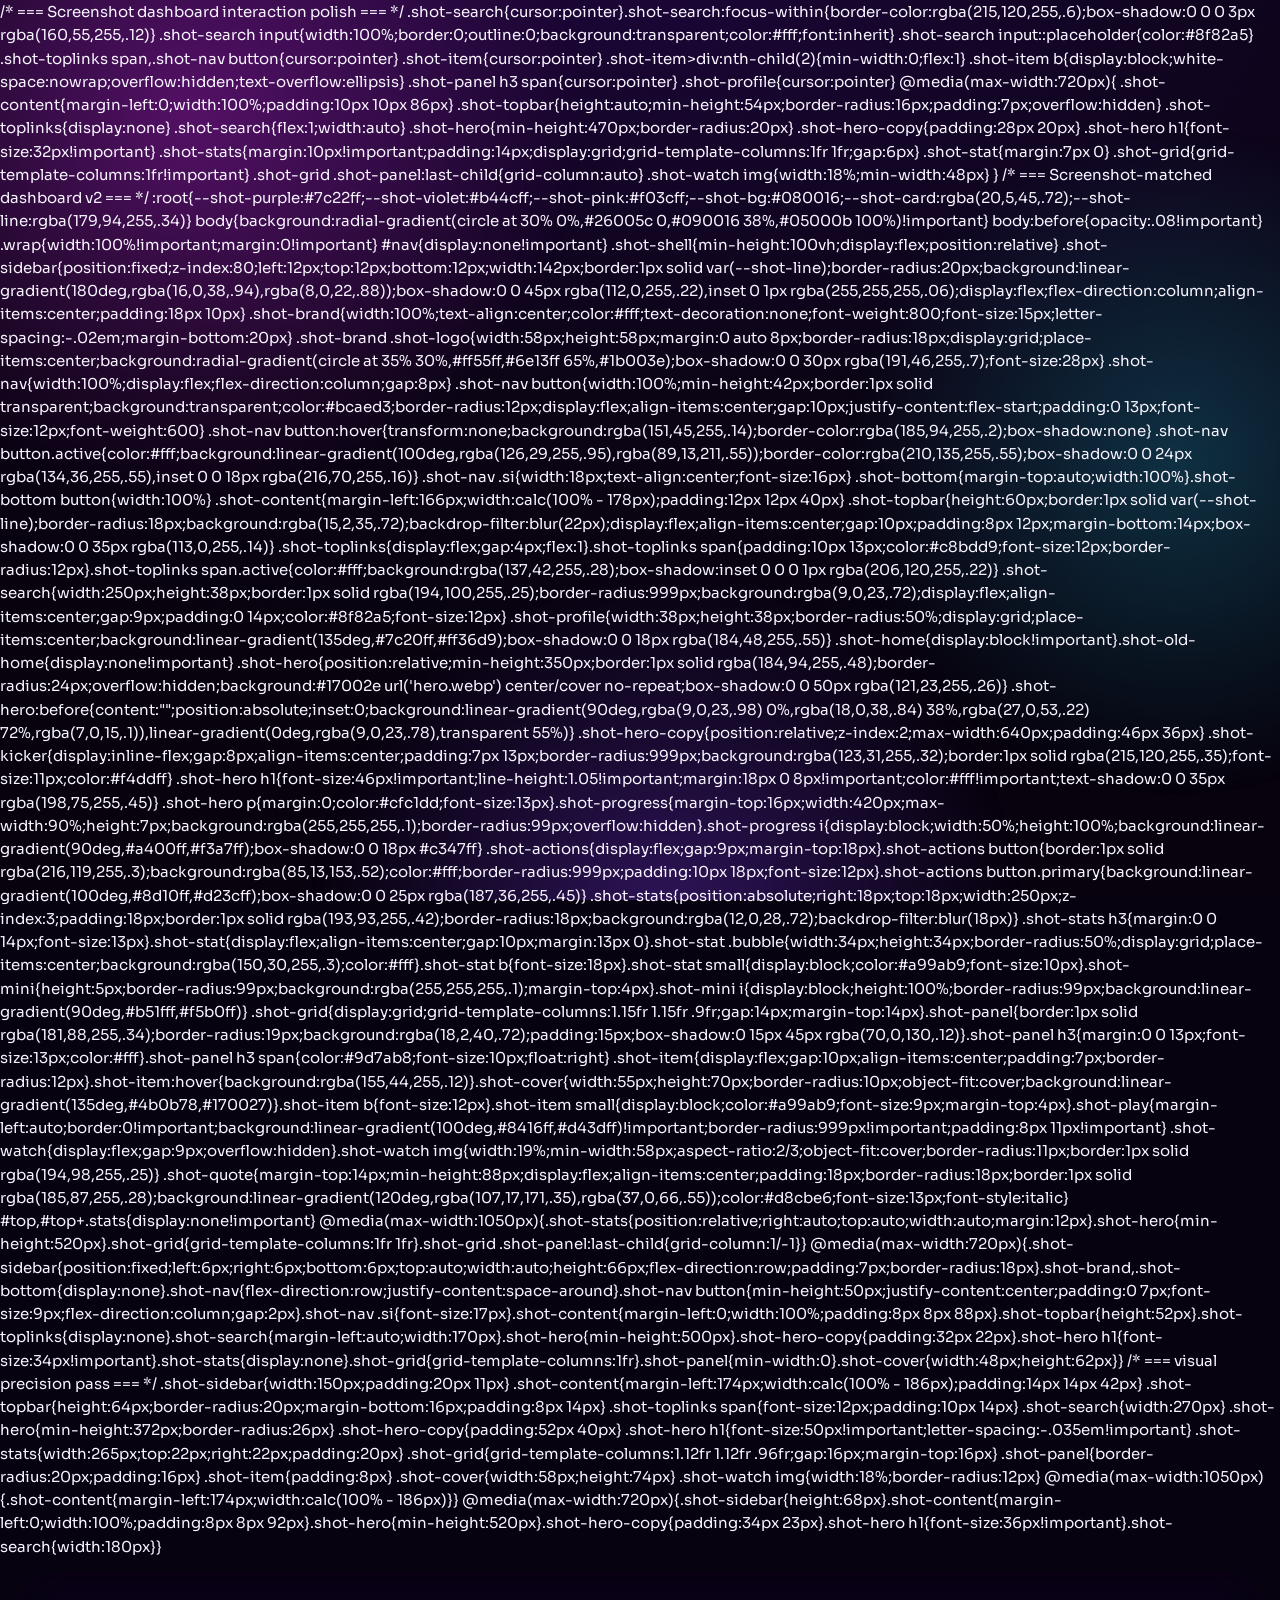
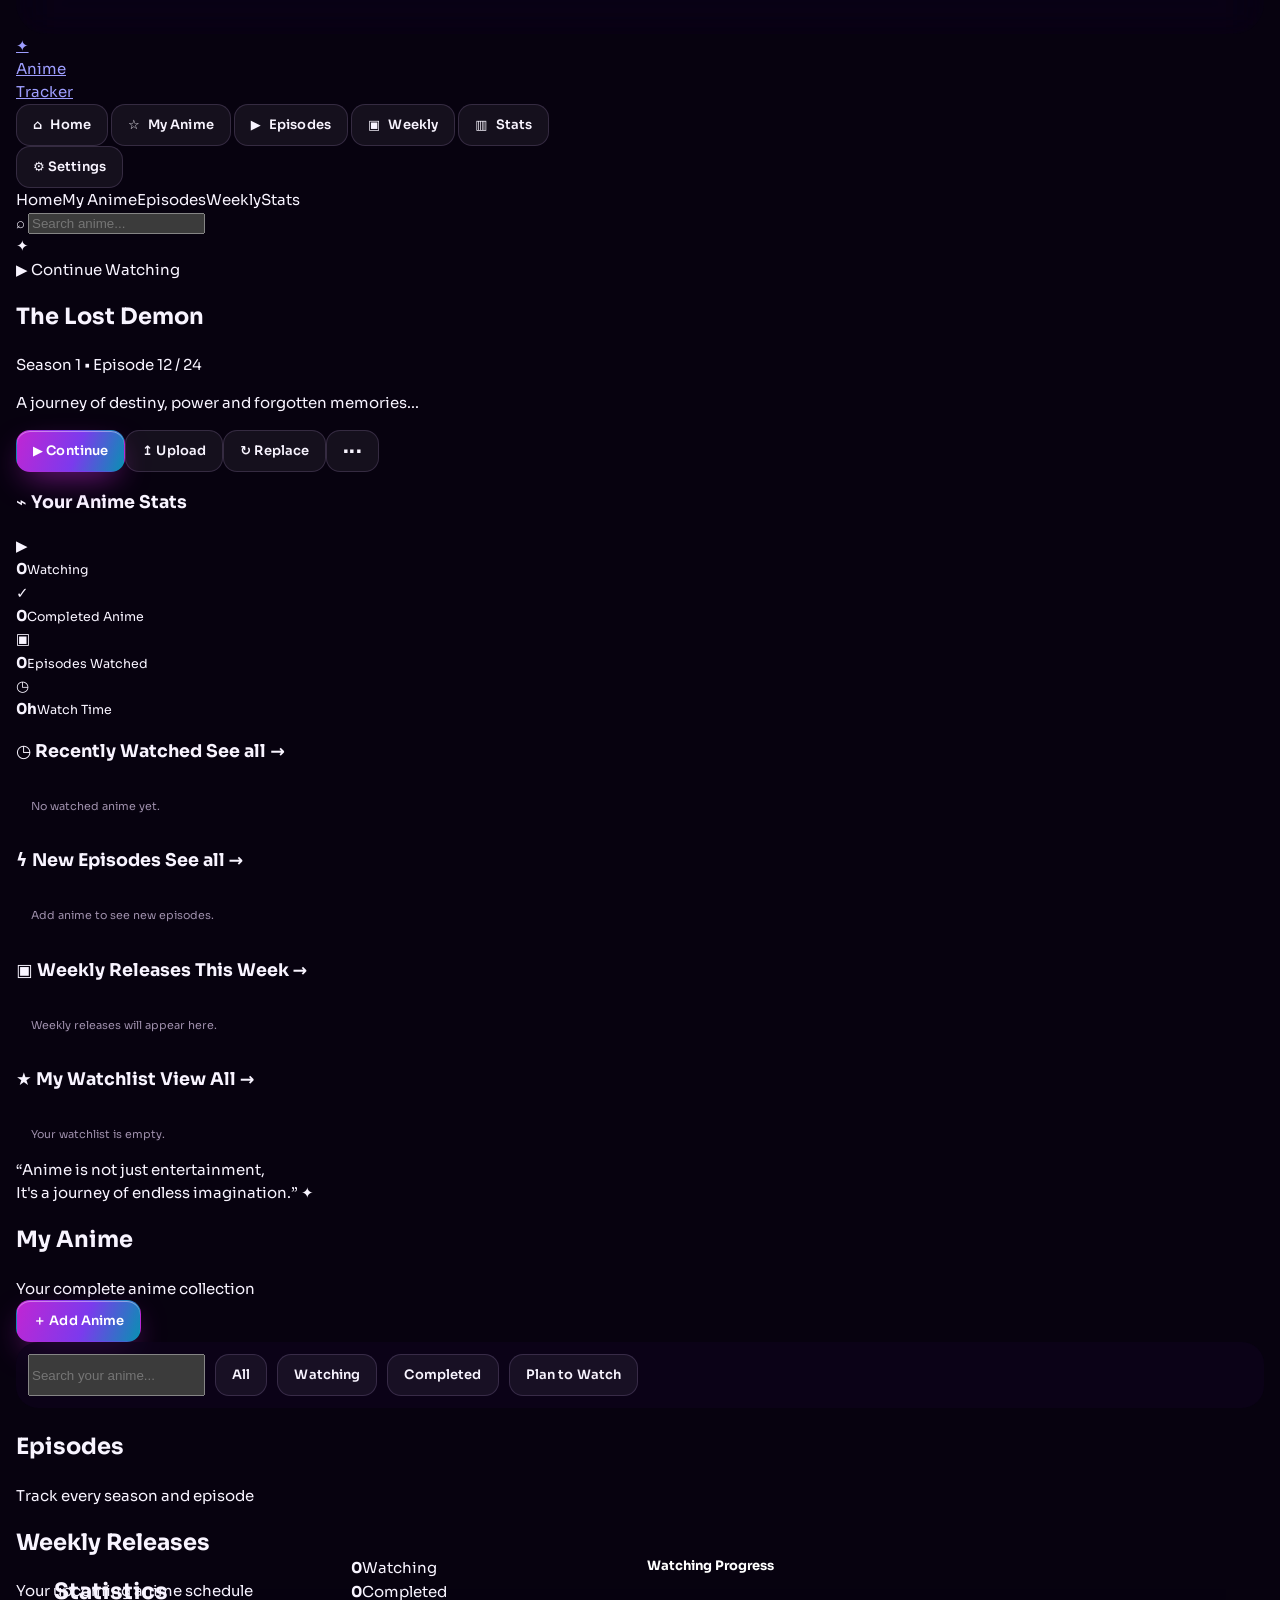
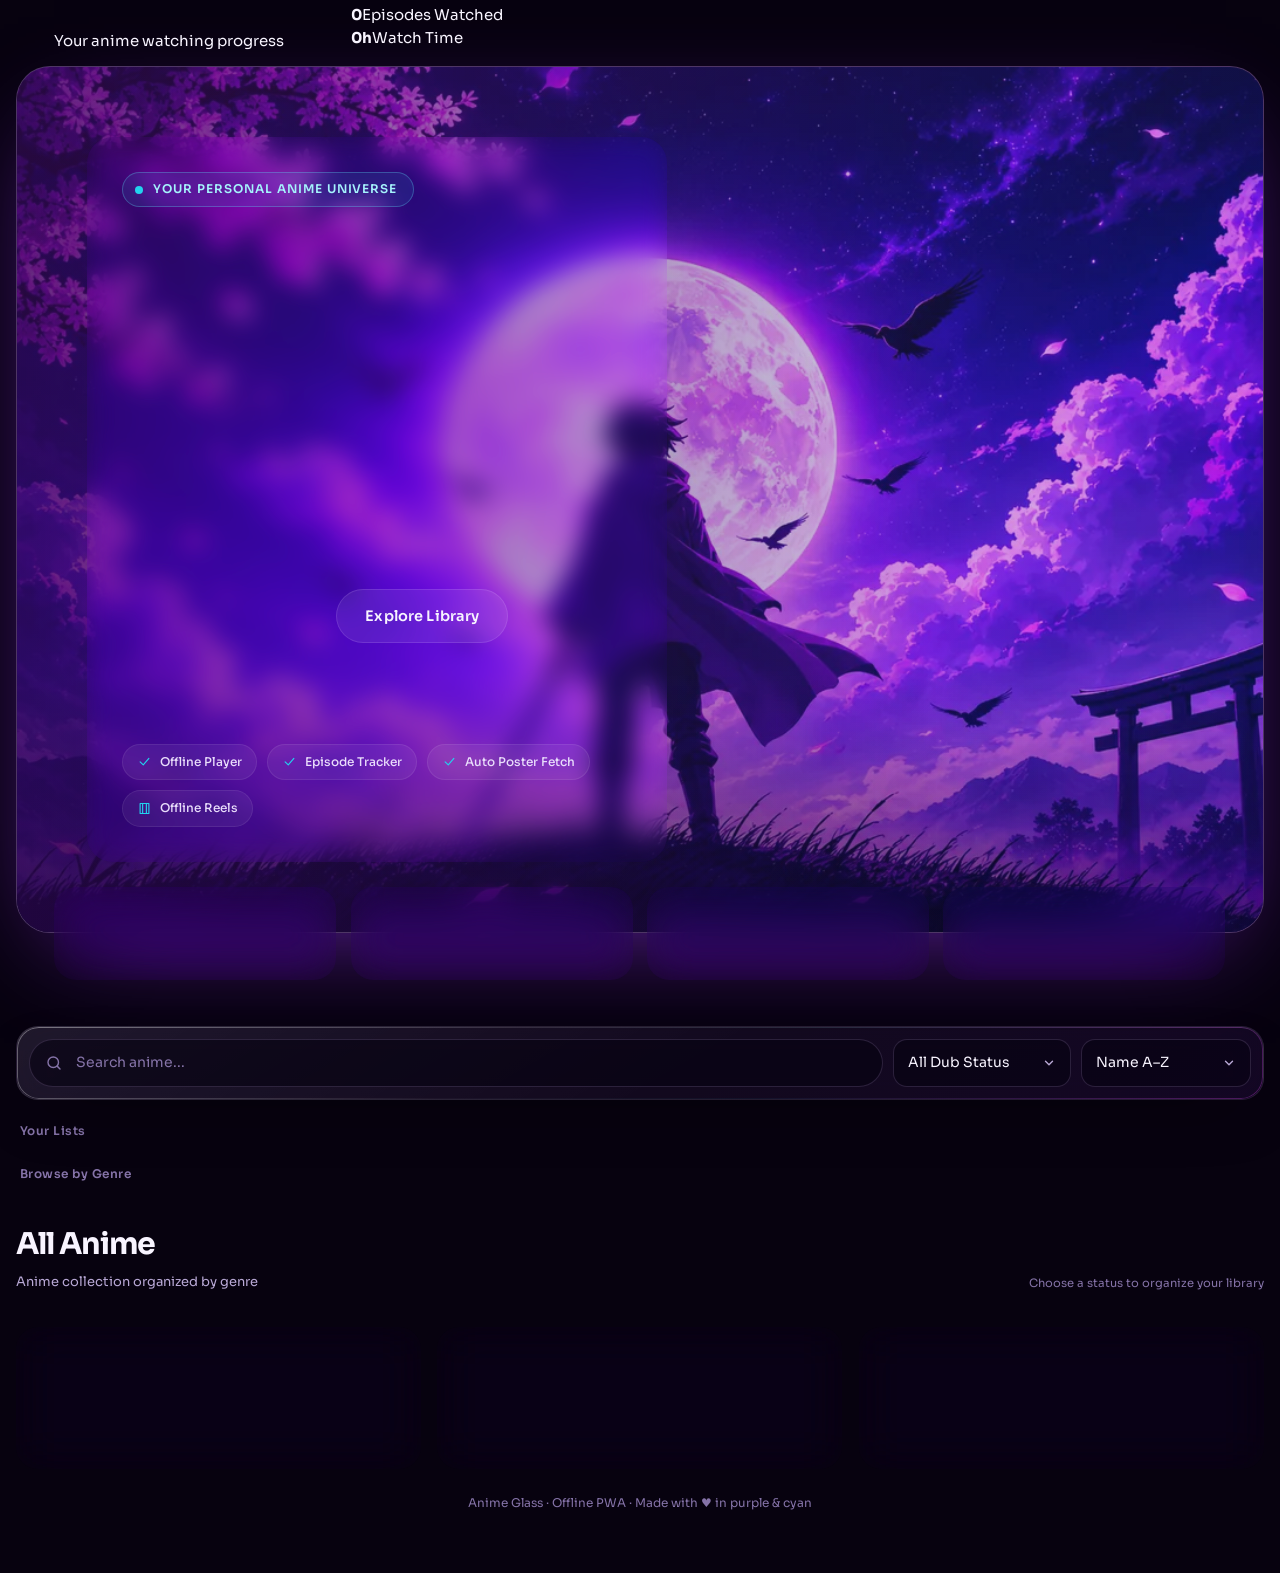
<file: index.html>
<!DOCTYPE html>
<html lang="en">
<head>
<meta charset="UTF-8">
<meta name="viewport" content="width=device-width, initial-scale=1, viewport-fit=cover">
<meta name="theme-color" content="#0a0314">
<meta name="color-scheme" content="dark">
<meta name="description" content="NOVA — personal offline anime library, professional video player and local anime reels">
<link rel="manifest" href="manifest.webmanifest">
<meta name="mobile-web-app-capable" content="yes">
<meta name="apple-mobile-web-app-capable" content="yes">
<meta name="apple-mobile-web-app-title" content="NOVA">
<meta name="apple-mobile-web-app-status-bar-style" content="black-translucent">
<link rel="icon" href="favicon.png" type="image/png">
<link rel="apple-touch-icon" sizes="180x180" href="apple-touch-icon.png">
<link rel="preconnect" href="https://fonts.googleapis.com">
<link rel="preconnect" href="https://fonts.gstatic.com" crossorigin>
<link href="https://fonts.googleapis.com/css2?family=Hind+Siliguri:wght@400;500;600;700&family=Sora:wght@400;500;600;700;800&display=swap" rel="stylesheet">
<title>NOVA — Anime Universe</title>
<style>
/* ═══════════════════════════════════════════════════════════
   ANIME GLASS — Premium Dark Glassmorphism · Purple + Cyan
   ═══════════════════════════════════════════════════════════ */
:root{
 --ink:#07020f;--ink2:#0e0420;
 --violet:#a855f7;--fuchsia:#d946ef;--cyan:#22d3ee;--ice:#a5f3fc;--mint:#5eead4;--amber:#fcd34d;--rose:#fb7185;
 --text:#f8f4ff;--muted:#b9a9d6;--dim:#8573a8;
 --line:rgba(216,180,254,.16);--line2:rgba(255,255,255,.08);
 --glass:linear-gradient(150deg,rgba(255,255,255,.085),rgba(255,255,255,.026) 55%,rgba(168,85,247,.05));
 --blur:blur(22px) saturate(165%);
 --grad:linear-gradient(115deg,#d946ef 0%,#a855f7 42%,#22d3ee 100%);
 --r-xl:34px;--r-lg:24px;--r-md:16px;--r-sm:12px;
 --font:"Sora","Hind Siliguri","Noto Sans Bengali",system-ui,-apple-system,"Segoe UI",sans-serif;
 --ease:cubic-bezier(.2,.8,.2,1);
}
*{box-sizing:border-box;-webkit-tap-highlight-color:transparent}
html{scroll-behavior:smooth;scroll-padding-top:96px}
[hidden]{display:none!important}
body{margin:0;min-height:100vh;color:var(--text);font-family:var(--font);font-size:15px;line-height:1.55;background:var(--ink);overflow-x:hidden;-webkit-font-smoothing:antialiased}
body::before{content:"";position:fixed;inset:0;z-index:-1;pointer-events:none;opacity:.08;mix-blend-mode:overlay;background-image:url("data:image/svg+xml,%3Csvg xmlns='http://www.w3.org/2000/svg' width='160' height='160'%3E%3Cfilter id='n'%3E%3CfeTurbulence type='fractalNoise' baseFrequency='.9' numOctaves='2' stitchTiles='stitch'/%3E%3C/filter%3E%3Crect width='100%25' height='100%25' filter='url(%23n)'/%3E%3C/svg%3E")}
::selection{background:rgba(217,70,239,.45);color:#fff}
::-webkit-scrollbar{width:10px;height:10px}::-webkit-scrollbar-thumb{background:rgba(168,85,247,.35);border-radius:10px;border:2px solid transparent;background-clip:content-box}::-webkit-scrollbar-track{background:transparent}
:focus-visible{outline:2px solid var(--cyan);outline-offset:2px}

/* ── Aurora background ── */
.aurora{position:fixed;inset:0;z-index:-2;overflow:hidden;pointer-events:none;background:radial-gradient(120% 80% at 50% 0%,#1a0535 0%,#0a0314 55%,#06010c 100%)}
.aurora i{position:absolute;border-radius:50%;will-change:transform}
.aurora i:nth-child(1){width:70vmax;height:70vmax;left:-20vmax;top:-26vmax;background:radial-gradient(circle,rgba(192,38,211,.38),transparent 62%);animation:drift1 26s ease-in-out infinite alternate}
.aurora i:nth-child(2){width:60vmax;height:60vmax;right:-22vmax;top:6vmax;background:radial-gradient(circle,rgba(34,211,238,.22),transparent 62%);animation:drift2 32s ease-in-out infinite alternate}
.aurora i:nth-child(3){width:64vmax;height:64vmax;left:20vmax;bottom:-34vmax;background:radial-gradient(circle,rgba(124,58,237,.34),transparent 62%);animation:drift1 38s ease-in-out infinite alternate-reverse}
@keyframes drift1{to{transform:translate3d(8vmax,5vmax,0) scale(1.12)}}
@keyframes drift2{to{transform:translate3d(-7vmax,6vmax,0) scale(1.08)}}

/* ── Glass utility (gradient hairline border) ── */
.glass{position:relative;background:var(--glass);border:1px solid var(--line2);backdrop-filter:var(--blur);-webkit-backdrop-filter:var(--blur);box-shadow:0 24px 60px -28px rgba(0,0,0,.7),inset 0 1px 0 rgba(255,255,255,.1)}
.glass::before{content:"";position:absolute;inset:0;border-radius:inherit;padding:1px;pointer-events:none;background:linear-gradient(140deg,rgba(255,255,255,.34),rgba(255,255,255,.03) 38%,rgba(34,211,238,.05) 62%,rgba(217,70,239,.3));-webkit-mask:linear-gradient(#000 0 0) content-box,linear-gradient(#000 0 0);-webkit-mask-composite:xor;mask-composite:exclude}

.wrap{width:min(1360px,100% - 32px);margin-inline:auto}

/* ── Buttons ── */
button{font:inherit;color:inherit;cursor:pointer}
button,.btn{display:inline-flex;align-items:center;justify-content:center;gap:8px;border:1px solid var(--line);background:rgba(255,255,255,.06);color:var(--text);border-radius:14px;padding:10px 16px;font-size:13px;font-weight:600;letter-spacing:.01em;transition:transform .25s var(--ease),background .25s,border-color .25s,box-shadow .25s;text-decoration:none;white-space:nowrap}
button:hover,.btn:hover{background:rgba(34,211,238,.1);border-color:rgba(103,232,249,.5);transform:translateY(-2px);box-shadow:0 10px 28px -12px rgba(34,211,238,.5)}
button:active,.btn:active{transform:translateY(0) scale(.98)}
.btn.sm,button.sm{padding:7px 12px;font-size:12px;border-radius:11px}
.btn.xs,button.xs{padding:6px 6px;font-size:11px;border-radius:9px;gap:4px}
.primary{position:relative;overflow:hidden;border-color:transparent!important;color:#fff;background:linear-gradient(110deg,#c026d3,#7c3aed 55%,#0891b2)!important;box-shadow:0 12px 32px -10px rgba(192,38,211,.75),inset 0 1px 0 rgba(255,255,255,.4)}
.primary::after{content:"";position:absolute;inset:0;background:linear-gradient(105deg,transparent 30%,rgba(255,255,255,.35) 50%,transparent 70%);transform:translateX(-120%);transition:transform .7s var(--ease)}
.primary:hover::after{transform:translateX(120%)}
.primary:hover{box-shadow:0 16px 40px -10px rgba(192,38,211,.9),0 0 0 4px rgba(217,70,239,.14),inset 0 1px 0 rgba(255,255,255,.5)}
.danger:hover{background:rgba(251,113,133,.14);border-color:rgba(251,113,133,.55);box-shadow:0 10px 24px -12px rgba(251,113,133,.5)}
.ghost{background:transparent}
.icon-btn{width:42px;height:42px;padding:0;border-radius:50%;font-size:18px}
svg.i{width:18px;height:18px;flex:none;stroke:currentColor;fill:none;stroke-width:1.8;stroke-linecap:round;stroke-linejoin:round}

/* ── Floating nav ── */
.nav{position:sticky;top:14px;z-index:40;margin-top:14px;display:flex;align-items:center;justify-content:space-between;gap:14px;padding:9px 10px 9px 20px;border-radius:999px;background:linear-gradient(150deg,rgba(255,255,255,.1),rgba(255,255,255,.03));background-color:rgba(18,6,34,.55)}
.brand{display:flex;align-items:center;gap:11px;font-weight:700;font-size:23px;letter-spacing:-.03em;color:#fff;text-decoration:none}
.logo-mark{width:36px;height:36px;border-radius:12px;display:grid;place-items:center;background:var(--grad);box-shadow:0 0 0 1px rgba(255,255,255,.3) inset,0 8px 24px -4px rgba(217,70,239,.7)}
.logo-mark svg{width:20px;height:20px}
.brand small{font-weight:500;font-size:11px;letter-spacing:.18em;text-transform:uppercase;color:var(--ice);opacity:.85;margin-left:-3px;align-self:flex-start;margin-top:5px}
.links{display:flex;gap:4px;position:absolute;left:50%;transform:translateX(-50%)}
.links a{padding:9px 18px;border-radius:999px;color:var(--muted);font-size:14px;font-weight:500;text-decoration:none;transition:.25s}
.links a:hover{color:#fff;background:rgba(255,255,255,.07)}
.links a.active{color:#fff;background:rgba(168,85,247,.22);box-shadow:inset 0 0 0 1px rgba(216,180,254,.3)}
.nav-actions{display:flex;align-items:center;gap:8px}
.menu{position:absolute;right:0;top:calc(100% + 12px);min-width:230px;padding:8px;border-radius:20px;background:rgba(20,7,38,.9);backdrop-filter:blur(26px) saturate(170%);-webkit-backdrop-filter:blur(26px) saturate(170%);border:1px solid var(--line);box-shadow:0 30px 70px -20px #000;animation:pop .22s var(--ease)}
.menu button{width:100%;justify-content:flex-start;border:0;background:transparent;border-radius:12px;padding:11px 12px;font-weight:500}
.menu button:hover{transform:none;box-shadow:none;background:rgba(168,85,247,.18)}
.menu hr{border:0;border-top:1px solid var(--line2);margin:6px 4px}
@keyframes pop{from{opacity:0;transform:translateY(-6px) scale(.97)}}

/* ── Hero ── */
.hero{position:relative;isolation:isolate;margin-top:14px;min-height:clamp(540px,80vh,700px);border-radius:var(--r-xl);overflow:hidden;display:flex;align-items:center;padding:clamp(30px,5.5vw,84px);background:#0d0320;border:1px solid var(--line);box-shadow:0 50px 140px -40px rgba(140,50,220,.6),inset 0 1px 0 rgba(255,255,255,.14);--px:0;--py:0}
.scene{position:absolute;inset:0;z-index:-3;overflow:hidden}
.scene svg{position:absolute;right:0;bottom:0;height:100%;min-width:100%;width:auto;aspect-ratio:2/1;display:block}
.hero::after{content:"";position:absolute;inset:0;z-index:-1;pointer-events:none;background:linear-gradient(90deg,rgba(7,1,16,.92) 0%,rgba(7,1,16,.6) 34%,rgba(7,1,16,0) 66%),linear-gradient(0deg,rgba(7,1,16,.7),transparent 30%),radial-gradient(120% 100% at 50% 50%,transparent 55%,rgba(7,1,16,.55))}
.l-far{transform:translate(calc(var(--px)*-7px),calc(var(--py)*-4px));transition:transform .5s var(--ease)}
.l-mid{transform:translate(calc(var(--px)*-14px),calc(var(--py)*-7px));transition:transform .5s var(--ease)}
.l-near{transform:translate(calc(var(--px)*-24px),calc(var(--py)*-10px));transition:transform .5s var(--ease)}
.scarf{animation:flutter 5s ease-in-out infinite alternate;transform-origin:-16px -350px;transform-box:fill-box}
@keyframes flutter{to{transform:skewY(-3deg) scaleX(1.04)}}
.tw{animation:tw 3.4s ease-in-out infinite}
@keyframes tw{50%{opacity:.15}}
.sparks{position:absolute;inset:0;z-index:-2;pointer-events:none;overflow:hidden}
.sparks span{position:absolute;bottom:-12px;left:var(--x);width:var(--s);height:var(--s);border-radius:50%;background:var(--c);box-shadow:0 0 calc(var(--s)*3) var(--c);opacity:0;animation:rise var(--t) linear var(--d) infinite}
@keyframes rise{0%{transform:translate3d(0,0,0);opacity:0}12%{opacity:var(--o)}85%{opacity:var(--o)}100%{transform:translate3d(var(--dx),-92vh,0);opacity:0}}
.hero-inner{max-width:640px;animation:rise-in .9s var(--ease) both}
@keyframes rise-in{from{opacity:0;transform:translateY(22px)}}
.pill{display:inline-flex;align-items:center;gap:10px;padding:7px 16px 7px 12px;border-radius:999px;font-size:12px;font-weight:600;letter-spacing:.08em;text-transform:uppercase;color:var(--ice);background:rgba(34,211,238,.09);border:1px solid rgba(103,232,249,.28);backdrop-filter:blur(10px);-webkit-backdrop-filter:blur(10px)}
.dot{width:8px;height:8px;border-radius:50%;background:var(--cyan);box-shadow:0 0 0 0 rgba(34,211,238,.7);animation:ping 2.2s infinite}
@keyframes ping{70%{box-shadow:0 0 0 10px rgba(34,211,238,0)}100%{box-shadow:0 0 0 0 rgba(34,211,238,0)}}
.hero h1{margin:22px 0 18px;font-size:clamp(42px,7vw,86px);line-height:1.02;font-weight:800;letter-spacing:-.045em;text-shadow:0 8px 50px rgba(0,0,0,.55)}
.hero h1 em{font-style:normal;background:linear-gradient(100deg,#f0abfc 0%,#c084fc 38%,#67e8f9 100%);-webkit-background-clip:text;background-clip:text;color:transparent;filter:drop-shadow(0 6px 30px rgba(192,38,211,.45))}
.hero p.lead{margin:0 0 30px;max-width:520px;color:#e2d6f5;font-size:clamp(14px,1.5vw,16.5px);line-height:1.85}
.cta{display:flex;flex-wrap:wrap;gap:12px}
.cta .btn{padding:15px 28px;font-size:14.5px;border-radius:999px}
.feat{display:flex;flex-wrap:wrap;gap:10px;margin-top:34px}
.feat span{display:inline-flex;align-items:center;gap:8px;padding:8px 14px;border-radius:999px;font-size:12px;font-weight:500;color:#e9ddfb;background:rgba(255,255,255,.06);border:1px solid var(--line2);backdrop-filter:blur(12px);-webkit-backdrop-filter:blur(12px)}
.feat svg.i{width:15px;height:15px;color:var(--cyan)}
.resume{position:absolute;right:clamp(20px,3vw,40px);top:clamp(20px,3vw,40px);display:flex;align-items:center;gap:14px;width:min(380px,calc(100% - 40px));padding:12px 14px 12px 12px;border-radius:22px;cursor:pointer;transition:transform .3s var(--ease);animation:rise-in 1s .3s var(--ease) both;background-color:rgba(18,6,34,.5);text-align:left}
.resume:hover{transform:translateY(-4px)}
.resume img{width:54px;height:76px;object-fit:cover;border-radius:11px;box-shadow:0 8px 22px -6px #000}
.resume div.t{flex:1;min-width:0}
.resume small{display:block;font-size:10px;font-weight:600;letter-spacing:.16em;color:var(--cyan)}
.resume b{display:block;font-size:14px;margin:2px 0 1px;white-space:nowrap;overflow:hidden;text-overflow:ellipsis}
.resume span.m{font-size:11.5px;color:var(--muted)}
.resume .progress-track{margin:8px 0 0}
.play-fab{flex:none;width:44px;height:44px;border-radius:50%;display:grid;place-items:center;background:var(--grad);box-shadow:0 10px 26px -6px rgba(217,70,239,.8)}
.play-fab svg{width:16px;height:16px;fill:#fff;margin-left:2px}

/* ── Stats ── */
.stats{position:relative;z-index:3;display:grid;grid-template-columns:repeat(4,1fr);gap:14px;margin-top:-46px;padding:0 clamp(12px,3vw,40px)}
.stat{display:flex;align-items:center;gap:16px;padding:18px 20px;border-radius:22px;background-color:rgba(18,6,34,.55);transition:transform .3s var(--ease)}
.stat:hover{transform:translateY(-4px)}
.stat .ico{flex:none;width:46px;height:46px;border-radius:15px;display:grid;place-items:center;color:var(--c);background:color-mix(in srgb,var(--c) 16%,transparent);box-shadow:inset 0 0 0 1px color-mix(in srgb,var(--c) 40%,transparent),0 0 26px -6px var(--c)}
.stat b{display:block;font-size:30px;line-height:1.05;font-weight:700;letter-spacing:-.03em;font-variant-numeric:tabular-nums}
.stat span{font-size:12px;color:var(--muted)}

/* ── Sections ── */
main{padding:46px 0 20px}
.panel{position:relative;padding:clamp(20px,3vw,34px);border-radius:var(--r-xl);background-color:rgba(18,6,34,.5);margin-bottom:34px}
.panel-head{display:flex;justify-content:space-between;align-items:center;gap:16px;flex-wrap:wrap;margin-bottom:22px}
.panel-head h2{margin:0;display:flex;align-items:center;gap:12px;font-size:clamp(20px,2.4vw,26px);letter-spacing:-.03em}
.panel-head h2 .tick{width:34px;height:34px;border-radius:11px;display:grid;place-items:center;background:var(--grad);box-shadow:0 8px 22px -6px rgba(217,70,239,.7)}
.panel-head h2 .tick svg{width:15px;height:15px;fill:#fff;margin-left:2px}
.panel-head p{margin:6px 0 0;color:var(--muted);font-size:13px}

/* Watching cards */
.watch-grid{display:grid;grid-template-columns:repeat(auto-fill,minmax(330px,1fr));gap:16px}
.watch-card{position:relative;overflow:hidden;display:flex;gap:16px;padding:14px;border-radius:22px;cursor:pointer;background:linear-gradient(150deg,rgba(255,255,255,.07),rgba(255,255,255,.02));border:1px solid var(--line2);transition:transform .35s var(--ease),border-color .35s,box-shadow .35s}
.watch-card::after,.card::after{content:"";position:absolute;inset:0;pointer-events:none;opacity:0;transition:opacity .35s;background:radial-gradient(260px circle at var(--mx,50%) var(--my,0%),rgba(168,85,247,.24),transparent 65%)}
.watch-card:hover{transform:translateY(-5px);border-color:rgba(103,232,249,.4);box-shadow:0 26px 50px -24px rgba(34,211,238,.4)}
.watch-card:hover::after,.card:hover::after{opacity:1}
.watch-cover{width:92px;height:132px;flex:none;object-fit:cover;border-radius:14px;background:#251246;box-shadow:0 14px 30px -10px #000,0 0 0 1px rgba(255,255,255,.12)}
.watch-info{min-width:0;flex:1;display:flex;flex-direction:column}
.watch-title{font-size:16px;font-weight:700;line-height:1.35;letter-spacing:-.01em;overflow-wrap:anywhere}
.chips{display:flex;flex-wrap:wrap;gap:6px;margin:9px 0 0}
.chip{padding:3px 10px;border-radius:999px;font-size:10.5px;font-weight:600;color:var(--muted);background:rgba(255,255,255,.07);border:1px solid var(--line2)}
.chip.cyan{color:var(--ice);background:rgba(34,211,238,.1);border-color:rgba(103,232,249,.25)}
.progress-track{height:7px;border-radius:99px;background:rgba(255,255,255,.1);overflow:hidden;margin:12px 0 7px}
.progress-fill{height:100%;border-radius:99px;background:linear-gradient(90deg,#d946ef,#a855f7 50%,#22d3ee);box-shadow:0 0 14px rgba(168,85,247,.8);transition:width .6s var(--ease)}
.watch-meta{font-size:12px;color:var(--muted);line-height:1.6}
.watch-meta b{color:#fff}
.watch-actions{display:flex;gap:8px;margin-top:auto;padding-top:12px}

.empty{grid-column:1/-1;padding:44px 20px;text-align:center;color:var(--muted);border:1px dashed rgba(216,180,254,.25);border-radius:22px;background:rgba(255,255,255,.02)}
.empty svg{width:42px;height:42px;stroke:var(--violet);margin-bottom:10px;opacity:.8}

/* ── Library toolbar ── */
.toolbar{position:sticky;top:84px;z-index:20;display:flex;gap:10px;flex-wrap:wrap;padding:12px;margin-bottom:22px;border-radius:22px;background-color:rgba(14,4,28,.7)}
.search{position:relative;flex:1;min-width:230px}
.search svg{position:absolute;left:16px;top:50%;transform:translateY(-50%);width:18px;height:18px;stroke:var(--dim);fill:none;stroke-width:1.9;stroke-linecap:round;pointer-events:none}
.input,.toolbar select,.modal select{width:100%;font:inherit;font-size:14px;color:var(--text);background:rgba(8,2,18,.6);border:1px solid var(--line);border-radius:14px;padding:12px 14px;outline:none;transition:border-color .2s,box-shadow .2s,background .2s}
.search .input{padding-left:46px;border-radius:999px}
.input::placeholder{color:var(--dim)}
.input:focus,.toolbar select:focus,.modal select:focus{border-color:var(--cyan);box-shadow:0 0 0 4px rgba(34,211,238,.14),0 0 28px -6px rgba(34,211,238,.35);background:rgba(8,2,18,.85)}
.toolbar select,.modal select{appearance:none;-webkit-appearance:none;width:auto;min-width:170px;padding-right:38px;cursor:pointer;background-image:url("data:image/svg+xml,%3Csvg xmlns='http://www.w3.org/2000/svg' width='14' height='14' viewBox='0 0 24 24' fill='none' stroke='%23b9a9d6' stroke-width='2.4' stroke-linecap='round' stroke-linejoin='round'%3E%3Cpath d='m6 9 6 6 6-6'/%3E%3C/svg%3E");background-repeat:no-repeat;background-position:right 14px center}
.modal select{width:100%}
select option{background:#1a0a33;color:#fff}
.row-label{font-size:12px;font-weight:600;letter-spacing:.04em;color:var(--dim);margin:0 0 9px 4px}
.tabs{display:flex;gap:8px;overflow-x:auto;padding:2px 2px 14px;scrollbar-width:none;-webkit-mask-image:linear-gradient(90deg,#000 calc(100% - 36px),transparent);mask-image:linear-gradient(90deg,#000 calc(100% - 36px),transparent)}
.tabs::-webkit-scrollbar{display:none}
.tab{flex:none;padding:9px 16px;border-radius:999px;font-size:13px;font-weight:500;color:var(--muted);background:rgba(255,255,255,.045)}
.tab em{font-style:normal;font-size:11px;font-weight:700;padding:1px 8px;border-radius:99px;background:rgba(255,255,255,.1);color:var(--ice)}
.tab.active{color:#fff;border-color:transparent;background:linear-gradient(110deg,#c026d3,#7c3aed 55%,#0891b2);box-shadow:0 10px 26px -10px rgba(192,38,211,.8),inset 0 1px 0 rgba(255,255,255,.35)}
.tab.active em{background:rgba(255,255,255,.22);color:#fff}

.lib-head{display:flex;align-items:flex-end;justify-content:space-between;gap:12px;margin:12px 0 4px}
.lib-head h2{margin:0;font-size:clamp(22px,2.6vw,30px);letter-spacing:-.035em}
.lib-head p{margin:5px 0 0;font-size:13px;color:var(--muted)}
.smallnote{font-size:11.5px;color:var(--dim)}
.genre-block{margin:28px 0 38px}
.block-head{display:flex;align-items:center;gap:12px;margin-bottom:16px}
.block-head::before{content:"";width:4px;height:22px;border-radius:4px;background:linear-gradient(180deg,#d946ef,#22d3ee);box-shadow:0 0 14px rgba(217,70,239,.7)}
.block-head h3{margin:0;font-size:18px;letter-spacing:-.02em}
.block-head .count{font-size:11.5px;font-weight:600;padding:3px 11px;border-radius:99px;color:var(--ice);background:rgba(34,211,238,.1);border:1px solid rgba(103,232,249,.22)}

/* ── Anime cards (poster-first) ── */
.grid{display:grid;grid-template-columns:repeat(auto-fill,minmax(185px,1fr));gap:20px 16px}
.card{position:relative;display:flex;flex-direction:column;min-width:0;border-radius:20px;overflow:hidden;background:linear-gradient(160deg,rgba(255,255,255,.075),rgba(255,255,255,.02));border:1px solid var(--line2);transition:transform .4s var(--ease),border-color .4s,box-shadow .4s}
.card:hover{transform:translateY(-6px);border-color:rgba(103,232,249,.45);box-shadow:0 30px 50px -26px rgba(34,211,238,.45),0 0 0 1px rgba(34,211,238,.1)}
.poster-wrap{position:relative;aspect-ratio:2/3;overflow:hidden;background:#1a0a33}
.poster{width:100%;height:100%;object-fit:cover;display:block;transition:transform .7s var(--ease)}
.card:hover .poster{transform:scale(1.07)}
.poster-wrap::after{content:"";position:absolute;inset:0;pointer-events:none;background:linear-gradient(180deg,rgba(7,2,15,.15) 0%,transparent 28%,transparent 58%,rgba(7,2,15,.85) 100%)}
.tag{position:absolute;left:10px;bottom:10px;z-index:2;max-width:calc(100% - 20px);overflow:hidden;text-overflow:ellipsis;white-space:nowrap;padding:4px 10px;border-radius:99px;font-size:11px;font-weight:600;color:#f3e8ff;background:rgba(10,3,20,.6);border:1px solid rgba(255,255,255,.18);backdrop-filter:blur(10px);-webkit-backdrop-filter:blur(10px)}
.badge{position:absolute;right:10px;top:10px;z-index:2;width:28px;height:28px;border-radius:50%;display:grid;place-items:center;backdrop-filter:blur(10px);-webkit-backdrop-filter:blur(10px);animation:pop .3s var(--ease)}
.badge svg.i{width:15px;height:15px}
.badge.watched{color:#5eead4;background:rgba(20,184,166,.3);border:1px solid rgba(94,234,212,.6)}
.badge.partial{color:#f0abfc;background:rgba(192,38,211,.32);border:1px solid rgba(240,171,252,.6)}
.badge.unwatched{color:#fcd34d;background:rgba(245,158,11,.28);border:1px solid rgba(252,211,77,.55)}
.card-body{padding:12px 12px 13px;display:flex;flex-direction:column;flex:1}
.name{font-size:13.5px;font-weight:600;line-height:1.35;letter-spacing:-.01em;min-height:36px;display:-webkit-box;-webkit-line-clamp:2;-webkit-box-orient:vertical;overflow:hidden}
.meta{font-size:11px;color:var(--dim);margin:4px 0 11px}
.status{display:grid;grid-template-columns:repeat(3,1fr);gap:4px;padding:3px;border-radius:13px;background:rgba(5,1,12,.55);border:1px solid var(--line2);margin-top:auto}
.st{flex-direction:column;gap:3px;padding:7px 0 6px;border:0;border-radius:10px;background:transparent;color:var(--dim);font-size:11px;font-weight:600;box-shadow:none}
.st svg.i{width:15px;height:15px}
.st.on-partial svg path:last-child{fill:#fff}
.st:hover{transform:none;box-shadow:none;background:rgba(255,255,255,.08);color:#fff}
.st.on-watched{color:#042f2e;background:linear-gradient(135deg,#5eead4,#22d3ee);box-shadow:0 6px 16px -6px rgba(34,211,238,.8)}
.st.on-partial{color:#fff;background:linear-gradient(135deg,#d946ef,#8b5cf6);box-shadow:0 6px 16px -6px rgba(217,70,239,.8)}
.st.on-unwatched{color:#3a2400;background:linear-gradient(135deg,#fde68a,#fbbf24);box-shadow:0 6px 16px -6px rgba(251,191,36,.7)}
.delete-custom{margin-top:8px;width:100%;font-size:11px;padding:6px;border-radius:10px;color:#fda4af;background:rgba(251,113,133,.08);border-color:rgba(251,113,133,.22)}
.delete-custom:hover{background:rgba(251,113,133,.2);border-color:var(--rose)}

/* ── Footer ── */
footer{padding:10px 0 60px}
.foot-grid{display:grid;grid-template-columns:repeat(3,1fr);gap:16px}
.foot-card{padding:22px;border-radius:22px;background-color:rgba(18,6,34,.45)}
.foot-card h4{margin:0 0 8px;font-size:13px;letter-spacing:.04em;display:flex;align-items:center;gap:8px;color:var(--ice)}
.foot-card p{margin:0;font-size:12.5px;line-height:1.8;color:var(--muted)}
.credit{text-align:center;margin-top:26px;font-size:12px;color:var(--dim)}

/* ── Modals ── */
.modal-bg{position:fixed;inset:0;z-index:60;display:none;place-items:center;padding:18px;overflow-y:auto;background:rgba(5,1,12,.62);backdrop-filter:blur(14px) saturate(130%);-webkit-backdrop-filter:blur(14px) saturate(130%)}
.modal{position:relative;width:min(520px,100%);max-height:92vh;overflow:auto;padding:26px;border-radius:30px;background:linear-gradient(150deg,rgba(255,255,255,.1),rgba(255,255,255,.03));background-color:rgba(22,8,42,.86);border:1px solid var(--line2);box-shadow:0 50px 120px -20px #000,0 0 80px -30px rgba(168,85,247,.7),inset 0 1px 0 rgba(255,255,255,.14);animation:modal-in .38s var(--ease)}
@keyframes modal-in{from{opacity:0;transform:translateY(24px) scale(.96)}}
.modal-head{display:flex;align-items:flex-start;justify-content:space-between;gap:14px;margin-bottom:20px}
.modal h3{margin:0;font-size:21px;letter-spacing:-.03em}
.modal-head p{margin:5px 0 0;font-size:12.5px;color:var(--muted)}
.x{flex:none;width:38px;height:38px;padding:0;border-radius:50%;font-size:15px}
.field{display:block;margin-bottom:16px}
.field>span{display:block;margin:0 0 7px 3px;font-size:12px;font-weight:600;color:var(--muted)}
.modal-actions{display:flex;justify-content:flex-end;gap:10px;margin-top:8px;flex-wrap:wrap}
.watch-modal{width:min(760px,100%)}
.watch-form-grid{display:grid;grid-template-columns:1fr 1fr;gap:0 14px}
.watch-form-grid .full{grid-column:1/-1}
input[type=file]{font-size:12px;color:var(--muted)}
input[type=file]::file-selector-button{margin-right:12px;padding:8px 14px;border-radius:10px;border:1px solid var(--line);background:rgba(255,255,255,.08);color:var(--text);font:inherit;font-size:12px;font-weight:600;cursor:pointer}
.detail-head{display:flex;gap:18px;align-items:flex-start;margin-bottom:6px}
.detail-poster{width:104px;height:150px;object-fit:cover;border-radius:16px;flex:none;box-shadow:0 18px 40px -12px #000,0 0 0 1px rgba(255,255,255,.14)}
.episode-season{margin:16px 0 0;padding:16px;border-radius:20px;background:rgba(255,255,255,.035);border:1px solid var(--line2)}
.episode-season h4{margin:0 0 12px;font-size:13px;letter-spacing:.06em;text-transform:uppercase;color:var(--ice)}
.episode-grid{display:grid;grid-template-columns:repeat(auto-fill,minmax(78px,1fr));gap:10px}
.episode-tile{min-width:0}
.ep-btn{width:100%;padding:11px 4px;border-radius:12px;font-size:12px;font-weight:700;background:rgba(255,255,255,.05)}
.ep-btn.done{color:#042f2e;border-color:transparent;background:linear-gradient(135deg,#5eead4,#22d3ee);box-shadow:0 8px 20px -8px rgba(34,211,238,.8)}
.ep-btn.done::before{content:"✓";font-weight:800}
.episode-file-actions{display:flex;gap:4px;margin-top:5px}
.episode-file-actions button{flex:1;min-width:0}
.player-modal{width:min(980px,100%)}
.player-modal video{width:100%;max-height:60vh;background:#000;border-radius:18px;display:block;box-shadow:0 30px 70px -20px rgba(168,85,247,.55),0 0 0 1px rgba(255,255,255,.1)}
.player-controls,.player-tools{display:flex;gap:8px;flex-wrap:wrap;margin-top:14px;align-items:center}
.player-tools label{display:flex;gap:10px;align-items:center;font-size:11.5px;color:var(--muted);background:rgba(255,255,255,.05);border:1px solid var(--line2);padding:8px 12px;border-radius:12px}
.player-tools select{width:auto;min-width:0;padding:5px 30px 5px 10px;border-radius:8px;font-size:12px;background-position:right 9px center}
input[type=range]{accent-color:var(--violet);width:96px}
.player-note{font-size:11.5px;color:var(--dim);margin-top:14px;line-height:1.7}

/* ── Toasts ── */
#toasts{position:fixed;z-index:100;left:50%;bottom:28px;transform:translateX(-50%);display:flex;flex-direction:column;gap:10px;align-items:center;width:min(440px,calc(100% - 28px));pointer-events:none}
.toast{padding:13px 20px;border-radius:18px;font-size:13px;line-height:1.6;white-space:pre-line;text-align:center;color:#fff;background:rgba(24,8,46,.88);backdrop-filter:blur(20px);-webkit-backdrop-filter:blur(20px);border:1px solid rgba(216,180,254,.28);box-shadow:0 20px 50px -10px #000,0 0 40px -12px rgba(168,85,247,.8);animation:toast-in .4s var(--ease)}
.toast.out{opacity:0;transform:translateY(10px);transition:.3s}
@keyframes toast-in{from{opacity:0;transform:translateY(16px) scale(.96)}}

/* ── Mobile dock ── */
.dock{display:none}

@media(max-width:1100px){
 .stats{grid-template-columns:repeat(2,1fr)}
 .links{display:none}
 .foot-grid{grid-template-columns:1fr}
 .resume{display:none}
}
@media(max-width:700px){
 body{padding-bottom:96px;font-size:14px}
 .wrap{width:calc(100% - 24px)}
 .nav{top:10px;margin-top:10px;padding:8px 8px 8px 14px}
 .brand{font-size:20px}.brand small{display:none}
 .nav-actions .hide-m{display:none}
 .hero{min-height:680px;align-items:flex-start;border-radius:28px;padding:34px 22px}
 .scene{top:auto;height:62%}
 .scene svg{left:50%;right:auto;min-width:0;transform:translateX(-75%)}
 .hero::after{background:linear-gradient(180deg,rgba(7,1,16,.9) 0%,rgba(7,1,16,.55) 48%,rgba(7,1,16,0) 80%),linear-gradient(0deg,rgba(7,1,16,.6),transparent 22%)}
 .hero h1{margin:18px 0 14px}
 .cta .btn{padding:13px 22px;font-size:13.5px}
 .feat{display:none}
 .stats{gap:10px;margin-top:-34px;padding:0 6px}
 .stat{padding:14px;gap:12px;border-radius:18px}.stat .ico{width:38px;height:38px;border-radius:12px}.stat b{font-size:24px}
 main{padding-top:34px}
 .panel{padding:16px;border-radius:26px}
 .watch-grid{grid-template-columns:1fr}
 .watch-cover{width:80px;height:114px}
 .toolbar{position:static;padding:10px;border-radius:20px}
 .search{flex:1 1 100%}
 .toolbar select{flex:1 1 calc(50% - 5px);min-width:0;padding-left:12px}
 .grid{grid-template-columns:repeat(2,minmax(0,1fr));gap:14px 10px}
 .lib-head{flex-direction:column;align-items:flex-start}
 .watch-form-grid{grid-template-columns:1fr}
 .modal{padding:20px;border-radius:26px}
 .detail-poster{width:80px;height:116px}
 .player-controls button{flex:1}.player-tools label{width:100%;justify-content:space-between}
 .player-modal video{max-height:40vh}
 #toasts{bottom:104px}
 .dock{position:fixed;z-index:45;left:50%;bottom:calc(14px + env(safe-area-inset-bottom));transform:translateX(-50%);display:flex;gap:4px;padding:7px;border-radius:999px;background-color:rgba(18,6,34,.72)}
 .dock a,.dock button{display:flex;flex-direction:column;align-items:center;gap:3px;padding:8px 18px;border:0;border-radius:999px;background:transparent;color:var(--dim);font-size:10px;font-weight:600;text-decoration:none;box-shadow:none;transition:.25s}
 .dock a.active{color:#fff;background:rgba(168,85,247,.28);box-shadow:inset 0 0 0 1px rgba(216,180,254,.3)}
 .dock button{color:#fff;background:var(--grad);box-shadow:0 8px 22px -6px rgba(217,70,239,.8)}
 .dock svg.i{width:20px;height:20px}
}
@media(hover:none){.card:hover,.watch-card:hover,.stat:hover{transform:none}.card:hover .poster{transform:none}}
@media(prefers-reduced-motion:reduce){*,*::before,*::after{animation:none!important;transition:none!important;scroll-behavior:auto!important}.sparks{display:none}}

/* NOVA — premium purple/cyan glass interface */
:root{--font:"Sora","Inter",system-ui,-apple-system,"Segoe UI",sans-serif}
.app-view[hidden],#library[hidden]{display:none!important}
#watching{margin-top:24px;min-height:70vh}
body.watching-view .home-only,body.library-view .home-only,body.guide-view .home-only{display:none!important}
body.watching-view #library,body.library-view #watching{display:none!important}
body.library-view #library{display:block!important}
body.watching-view #watching{display:block!important}
body.guide-view #watching,body.guide-view #library{display:none!important}
.nav .brand{font-weight:800;letter-spacing:.14em;font-size:19px}.nav .brand small{display:none}
.hero{min-height:clamp(570px,84vh,760px);background:#10051e}.hero .scene{inset:0;opacity:.96}
.hero::after{background:linear-gradient(90deg,rgba(7,1,16,.86) 0%,rgba(7,1,16,.42) 36%,rgba(7,1,16,.02) 72%),linear-gradient(0deg,rgba(7,1,16,.55),transparent 28%),radial-gradient(120% 100% at 50% 50%,transparent 58%,rgba(7,1,16,.32))}
.hero-inner{max-width:580px}.hero h1{font-size:clamp(44px,7vw,82px)}.resume{display:none!important}
.episode-grid{grid-template-columns:repeat(auto-fill,minmax(128px,1fr));gap:12px}
.episode-tile{padding:10px;border:1px solid rgba(216,180,254,.17);border-radius:17px;background:linear-gradient(145deg,rgba(255,255,255,.075),rgba(255,255,255,.025));box-shadow:inset 0 1px 0 rgba(255,255,255,.06);transition:.22s ease}
.episode-tile:hover{border-color:rgba(34,211,238,.42);transform:translateY(-2px);box-shadow:0 12px 28px #0003,0 0 18px #22d3ee12}
.ep-btn{display:flex;align-items:center;justify-content:flex-start;gap:8px;width:100%;padding:8px 7px;border:0;background:transparent;box-shadow:none;text-align:left}
.ep-btn:hover{background:rgba(255,255,255,.045);transform:none;box-shadow:none}
.ep-check{width:22px;height:22px;display:grid;place-items:center;border-radius:7px;border:1px solid rgba(190,170,220,.4);color:#b9a9d6;font-size:13px;flex:0 0 22px}
.ep-btn.done .ep-check{background:linear-gradient(135deg,#5eead4,#22d3ee);border-color:transparent;color:#052e32}
.ep-btn small{margin-left:auto;font-size:8px;letter-spacing:.08em;color:var(--muted);font-weight:700}.ep-btn.done small{color:#72f5df}
.episode-file-actions{display:flex;gap:7px;margin-top:8px}.episode-file-actions button{min-height:36px;border-radius:11px;font-size:11px;padding:7px 9px}
.video-add,.video-play{flex:1;background:linear-gradient(110deg,rgba(168,85,247,.2),rgba(34,211,238,.12));border:1px solid rgba(93,225,255,.28);color:#eafaff}
.video-add:hover,.video-play:hover{background:linear-gradient(110deg,rgba(168,85,247,.38),rgba(34,211,238,.24))}
.upload-symbol{font-size:16px;color:#67e8f9}.video-delete{width:38px;flex:0 0 38px;background:rgba(251,113,133,.09);border:1px solid rgba(251,113,133,.25);color:#ff9db0}
.video-empty,.video-saved{font-size:8px;letter-spacing:.11em;font-weight:700;margin:8px 2px 0;color:#9384ad}.video-saved{color:#5eead4}
.episode-thumb-editor{display:flex;gap:9px;align-items:center;padding:7px;border:1px solid rgba(216,180,254,.13);border-radius:10px;background:rgba(255,255,255,.025)}.episode-thumb-editor img{width:64px;height:42px;object-fit:cover;border-radius:7px;border:1px solid rgba(216,180,254,.2)}.episode-thumb-empty{width:64px;height:42px;border-radius:7px;display:grid;place-items:center;background:rgba(255,255,255,.04);color:#75677f;font-size:7px;text-align:center}.episode-thumb-actions{display:flex;gap:5px;flex-wrap:wrap}.episode-thumb-actions .btn{font-size:8px;padding:6px 8px}.episode-thumb-mini{width:34px;height:24px;object-fit:cover;border-radius:5px;margin:5px 0 0 4px;vertical-align:middle;border:1px solid rgba(216,180,254,.18)}
.episode-meta-summary{margin:7px 2px 0;padding:7px 8px;border:1px solid rgba(216,180,254,.13);border-radius:10px;background:rgba(255,255,255,.025);overflow:hidden}.episode-meta-summary b{display:block;color:#e8ddf3;font-size:10px;line-height:1.35}.episode-meta-summary small{display:block;color:#67e8f9;font-size:8px;margin-top:3px}.episode-meta-summary p{margin:4px 0 0;color:#9f91ad;font-size:8px;line-height:1.45;display:-webkit-box;-webkit-line-clamp:3;-webkit-box-orient:vertical;overflow:hidden}.episode-meta-actions-row{margin-top:6px}.episode-details-btn{width:100%;padding:6px 7px;border-radius:9px;background:rgba(168,85,247,.08);border:1px solid rgba(216,180,254,.16);color:#cbb8dd;font-size:9px}.episode-details-btn:hover{background:rgba(168,85,247,.18);color:#fff}.episode-meta-editor{margin-top:8px;padding:9px;border:1px solid rgba(216,180,254,.2);border-radius:12px;background:rgba(16,5,29,.72);display:grid;gap:7px}.episode-meta-editor label{display:grid;gap:4px}.episode-meta-editor label span{font-size:8px;color:#a996b8;text-transform:uppercase;letter-spacing:.08em}.episode-meta-editor .input{width:100%;box-sizing:border-box;font-size:10px;padding:7px 8px}.episode-meta-editor textarea{min-height:56px;resize:vertical}.episode-meta-actions{display:flex;gap:6px}.episode-meta-actions .btn{flex:1;font-size:9px;padding:6px 8px}
.video-saved i{display:inline-block;width:6px;height:6px;border-radius:50%;background:#5eead4;margin-right:5px;box-shadow:0 0 9px #5eead4}
#watching .panel-head{margin-bottom:26px}
@media(max-width:700px){.hero{min-height:650px}.episode-grid{grid-template-columns:repeat(2,minmax(0,1fr));gap:9px}.episode-tile{padding:8px}.ep-btn small{font-size:7px}}


/* Hero art replacement: use the second supplied reference image */
.hero .hero-art{z-index:-3;inset:0;overflow:hidden;background:#160629}
.hero .hero-art img{position:absolute;inset:0;width:100%;height:100%;object-fit:cover;object-position:center center;display:block;opacity:.96}
.hero::after{background:linear-gradient(90deg,rgba(12,2,24,.82) 0%,rgba(18,3,34,.58) 37%,rgba(18,3,34,.12) 72%),linear-gradient(0deg,rgba(9,2,20,.48),transparent 28%),radial-gradient(120% 100% at 50% 50%,transparent 58%,rgba(7,1,16,.24))}
@media(max-width:700px){
 body{overflow-x:hidden}
 .wrap{width:calc(100% - 18px);max-width:100%}
 .nav{width:100%;box-sizing:border-box;min-height:54px;padding:8px 10px;margin-top:8px;top:8px}
 .brand{font-size:18px;letter-spacing:.12em}
 .nav-links{gap:8px}
 .nav-links a{font-size:11px;padding:7px 8px}
 .hero{min-height:unset;height:auto;display:flex;flex-direction:column;align-items:stretch;justify-content:flex-start;padding:28px 18px 16px;border-radius:22px;margin-top:10px;gap:16px}
 .hero-inner{position:relative;z-index:2;max-width:none;width:100%}
 .hero .hero-art{position:relative;inset:auto;z-index:0;width:100%;height:auto;aspect-ratio:1651/953;border-radius:16px;border:1px solid rgba(222,180,255,.22);box-shadow:0 14px 35px rgba(0,0,0,.28);overflow:hidden}
 .hero .hero-art img{position:absolute;width:100%;height:100%;object-fit:cover;object-position:center}
 .hero::after{background:linear-gradient(180deg,rgba(10,2,22,.35),rgba(10,2,22,.06) 55%,rgba(10,2,22,.3))}
 .hero h1{font-size:clamp(36px,10vw,54px);line-height:1.02;letter-spacing:-.055em;margin:14px 0 12px;overflow-wrap:anywhere}
 .hero p{font-size:14px;line-height:1.65;max-width:38ch}
 .pill{font-size:9px;letter-spacing:.06em;padding:7px 10px}
 .cta{display:flex;flex-wrap:wrap;gap:9px;margin-top:18px}
 .cta .btn{flex:1 1 140px;min-height:46px;justify-content:center;padding:12px 13px;font-size:12px}
 .feat{display:flex;flex-wrap:wrap;gap:7px;margin-top:14px}
 .feat span{font-size:9px;padding:7px 9px}
 .stats{display:grid;grid-template-columns:repeat(2,minmax(0,1fr));gap:9px;margin:14px 0 0;padding:0}
 .stat{min-width:0;padding:12px;gap:9px}
 .stat b{font-size:22px}
 main{padding:18px 0 30px}
 .panel{padding:14px;border-radius:20px}
 .grid{grid-template-columns:repeat(2,minmax(0,1fr));gap:12px 9px}
 .card{min-width:0}
 .card h3{font-size:12px}
 .toolbar{gap:8px}
 .toolbar input,.toolbar select{font-size:12px}
 .watch-card{min-width:0}
 .watch-card .actions{flex-wrap:wrap}
 .watch-card .actions button{flex:1 1 100px}
 .episode-grid{grid-template-columns:repeat(2,minmax(0,1fr))}
 .modal{width:min(100% - 20px,560px);max-height:calc(100dvh - 30px);overflow:auto}
 .player-modal video{width:100%;max-height:45dvh;object-fit:contain}
 .dock{max-width:calc(100vw - 24px);width:max-content;box-sizing:border-box;gap:2px}
 .dock a,.dock button{padding:8px 13px;min-width:56px}
}
@media(max-width:380px){
 .wrap{width:calc(100% - 14px)}
 .hero{padding:23px 14px 13px}
 .hero h1{font-size:35px}
 .cta .btn{flex-basis:100%}
 .dock a,.dock button{padding:8px 10px;min-width:50px}
 .stat{padding:10px}
}


/* FINAL HERO IMAGE FIX — supplied second reference image */
.hero{position:relative;isolation:isolate;background:#160629}
.hero .hero-art{position:absolute;inset:0;z-index:0;display:block;overflow:hidden;background:#160629}
.hero .hero-art img{position:absolute;inset:0;display:block;width:100%;height:100%;object-fit:cover;object-position:center center;opacity:1}
.hero::after{z-index:1;pointer-events:none;background:linear-gradient(90deg,rgba(25,4,42,.22),rgba(25,4,42,.05) 58%,rgba(25,4,42,.04)),linear-gradient(0deg,rgba(9,2,20,.22),transparent 24%)}
.hero-inner{position:relative;z-index:2}
@media(max-width:700px){
 .hero{display:flex;flex-direction:column;align-items:stretch;gap:14px;min-height:0;height:auto;padding:24px 16px 16px}
 .hero .hero-art{position:relative;inset:auto;z-index:0;width:100%;height:auto;aspect-ratio:1651/953;flex:0 0 auto;border-radius:16px;border:1px solid rgba(222,180,255,.22);overflow:hidden}
 .hero .hero-art img{position:absolute;inset:0;width:100%;height:100%;object-fit:cover;object-position:center}
 .hero-inner{order:0}
 .hero .hero-art{order:1}
 .hero::after{background:linear-gradient(180deg,rgba(18,3,34,.12),rgba(18,3,34,.03) 60%,rgba(18,3,34,.18))}
}


/* Episode manager: vertical one-per-row layout with inline controls */
.episode-grid{display:flex;flex-direction:column;gap:9px}
.episode-tile{display:flex;align-items:center;gap:10px;min-width:0;padding:9px 10px;border:1px solid rgba(226,190,255,.17);border-radius:15px;background:linear-gradient(110deg,rgba(255,255,255,.055),rgba(255,255,255,.025));}
.ep-btn{width:auto;flex:1 1 auto;min-width:0;display:flex;align-items:center;justify-content:flex-start;gap:9px;padding:7px 4px;border:0;background:transparent;text-align:left;white-space:nowrap}
.ep-btn:hover{background:transparent;transform:none;box-shadow:none}
.ep-btn .ep-check{width:22px;height:22px;flex:none;display:grid;place-items:center;border:1px solid rgba(210,190,245,.42);border-radius:7px;font-size:13px}
.ep-btn.done .ep-check{background:rgba(45,212,191,.18);border-color:#5eead4;color:#5eead4}
.ep-btn small{margin-left:auto;font-size:9px;letter-spacing:.045em;color:var(--muted);white-space:nowrap}
.episode-file-actions{display:flex;align-items:center;gap:7px;flex:0 0 auto;margin:0}
.episode-file-actions button{min-width:0;min-height:36px;padding:8px 12px;border-radius:10px;font-size:11px;white-space:nowrap}
.episode-file-actions .video-play{min-width:110px}
.episode-file-actions .video-add{min-width:110px}
.episode-file-actions .video-delete{width:38px;min-width:38px;padding:7px;color:#fda4af;border-color:rgba(251,113,133,.32);background:rgba(251,113,133,.09)}
.video-saved,.video-empty{font-size:9px;letter-spacing:.07em;white-space:nowrap;flex:0 0 auto;min-width:88px;text-align:right}
.episode-tile.is-done{border-color:rgba(94,234,212,.26)}
.status{gap:3px}
.st{font-size:9px;line-height:1.1;min-height:34px;padding:6px 2px;white-space:nowrap}
.st span{font-size:9px;letter-spacing:0}
.stat span{font-size:10px}
@media(max-width:600px){
 .episode-season{padding:11px;margin-top:12px;border-radius:16px}
 .episode-grid{gap:7px}
 .episode-tile{display:grid;grid-template-columns:minmax(0,1fr) auto;gap:5px 8px;padding:9px;border-radius:13px}
 .ep-btn{grid-column:1 / -1;width:100%;padding:3px 1px;gap:8px}
 .ep-btn small{font-size:8px}
 .episode-file-actions{grid-column:1;justify-content:flex-start}
 .episode-file-actions button{min-height:34px;padding:7px 10px;font-size:10px}
 .episode-file-actions .video-play,.episode-file-actions .video-add{min-width:104px}
 .video-saved,.video-empty{grid-column:2;grid-row:2;text-align:right;min-width:0;font-size:8px}
 .status{grid-template-columns:repeat(3,minmax(0,1fr));gap:3px}
 .st{min-height:31px;padding:5px 1px}
 .st span{font-size:8px}
 .stat span{font-size:9px}
}
@media(max-width:360px){
 .episode-file-actions .video-play,.episode-file-actions .video-add{min-width:92px;padding-inline:7px}
 .video-saved,.video-empty{font-size:7px}
 .ep-btn small{font-size:7px}
}


/* ===== v8 additions ===== */
.watch-actions{display:flex;flex-wrap:wrap;gap:8px}
.watch-actions .btn{flex:0 1 auto}
.store-btn{display:grid;place-items:center;width:42px;height:42px;padding:0;border-radius:50%;border:1px solid var(--line);background:rgba(255,255,255,.06);color:var(--ice);cursor:pointer;transition:.25s}
.store-btn:hover{background:rgba(34,211,238,.1);border-color:rgba(103,232,249,.5)}
.store-btn .i{width:19px;height:19px}
.store-modal{width:min(430px,100%)}
.store-bar{height:14px;border-radius:99px;background:rgba(255,255,255,.09);overflow:hidden;margin:6px 0 8px;border:1px solid var(--line2)}
.store-bar i{display:block;height:100%;width:0;border-radius:99px;background:var(--grad);transition:width .6s var(--ease)}
.store-pct{font-size:13px;color:var(--ice);font-weight:600;margin-bottom:12px}
.store-rows{display:grid;gap:8px}
.store-row{display:flex;justify-content:space-between;gap:12px;padding:11px 14px;border-radius:14px;border:1px solid var(--line2);background:rgba(255,255,255,.045);font-size:14px}
.store-row span{color:var(--muted)}.store-row b{font-weight:700;text-align:right}
#storeNote{margin-top:12px}
.day-tabs{margin-bottom:6px}
.tab.today::before{content:"";display:inline-block;width:6px;height:6px;border-radius:50%;background:var(--cyan);margin-right:7px;vertical-align:middle;box-shadow:0 0 8px var(--cyan)}
.poster-wrap[data-act="open"]{cursor:pointer}
.ep-chip{position:absolute;left:8px;top:8px;z-index:2;padding:4px 10px;border-radius:99px;font-size:11px;font-weight:700;color:#fff;background:rgba(20,5,40,.72);border:1px solid rgba(216,180,254,.35);backdrop-filter:blur(8px);-webkit-backdrop-filter:blur(8px)}
.edit-row{display:grid;grid-template-columns:1fr 1fr 1.2fr auto;gap:8px;align-items:end;margin:14px 0 6px;padding:12px;border:1px solid var(--line2);border-radius:16px;background:rgba(255,255,255,.04)}
.edit-row label{display:grid;gap:4px;min-width:0}.edit-row label span{font-size:11px;color:var(--muted);font-weight:600}
.edit-row .input,.edit-row select{width:100%;min-width:0;padding:9px 10px;font-size:14px}
@media(max-width:560px){.edit-row{grid-template-columns:1fr 1fr}.edit-row .btn{grid-column:1/-1}}
.player-note.warn{color:#fde68a;background:rgba(252,211,77,.08);border:1px solid rgba(252,211,77,.35);border-radius:12px;padding:10px 12px}
.install-btn{color:var(--mint)}
.install-btn[hidden],#installBtn2[hidden]{display:none!important}
.store-modal{max-height:92vh;overflow-y:auto}
.tools-grid{display:grid;grid-template-columns:1fr 1fr;gap:10px;margin-top:16px}
.tools-grid .btn{justify-content:center;padding:12px 10px;font-size:13px}
@media(max-width:400px){.nav-actions{gap:6px}.store-btn{width:38px;height:38px}}

/* ── Mobile header fit (v9.1) ── */
html,body{overflow-x:hidden;max-width:100%}
@media(max-width:600px){
 .nav{gap:8px;padding:7px 7px 7px 10px;flex-wrap:nowrap;max-width:100%}
 .nav .brand{font-size:15px;letter-spacing:.1em;gap:8px;min-width:0;flex:0 1 auto}
 .logo-mark{width:32px;height:32px;border-radius:10px;flex:none}
 .nav-actions{gap:6px;flex:0 0 auto;min-width:0}
 .nav-actions .btn.primary{padding:0 13px;height:40px;font-size:13px;gap:5px;white-space:nowrap}
 .nav-actions .btn .i{width:15px;height:15px}
 .store-btn{width:40px;height:40px;flex:none}
 .hero h1{font-size:clamp(40px,12vw,56px)}
}
@media(max-width:360px){
 .nav .brand{font-size:13px;letter-spacing:.06em}
 .nav-actions .btn.primary{padding:0 10px;font-size:12px}
 .store-btn{width:36px;height:36px}
}
/* ── Phone performance (v10) ── */
@media(max-width:900px),(pointer:coarse){
 *,*::before,*::after{backdrop-filter:none!important;-webkit-backdrop-filter:none!important}
 .glass{background-color:rgba(22,8,42,.92)}
 .dock.glass,.nav.glass{background:#150826;background-image:none}
 .menu,.toast{background:#190a2e}
 .glass::before{display:none}
 .aurora i{animation:none!important;will-change:auto}
 .sparks{display:none}
 .card,.watch-card{content-visibility:auto;contain-intrinsic-size:auto 300px;transition:none}
 .card:hover,.watch-card:hover{transform:none}
 .card:hover .poster{transform:none}
 .modal-bg{background:rgba(5,1,12,.88)}
 *{-webkit-tap-highlight-color:transparent}
 html{scroll-behavior:auto}
}
@media(prefers-reduced-motion:reduce){*{animation-duration:.01ms!important;transition-duration:.01ms!important}}
.conv-box{margin-top:14px;display:flex;flex-direction:column;gap:10px}
.conv-box .btn{justify-content:center;width:100%;padding:13px 14px}
.conv-audio{display:flex;gap:10px;align-items:center;justify-content:space-between;font-size:12px;color:var(--muted);background:rgba(255,255,255,.05);border:1px solid var(--line2);padding:8px 12px;border-radius:12px}
.conv-audio select{width:auto;max-width:60%}
.conv-bar{height:10px;border-radius:99px;background:rgba(255,255,255,.08);overflow:hidden}
.conv-bar i{display:block;height:100%;width:0;background:var(--grad);border-radius:99px;transition:width .3s}
.conv-status{font-size:12px;color:var(--ice);line-height:1.6;white-space:pre-line}
.conv-status:empty{display:none}
.conv-box [hidden]{display:none!important}
.conv-box.hot #convBtn{box-shadow:0 0 0 2px rgba(252,211,77,.7),0 10px 30px -8px rgba(217,70,239,.7)}
body.player-open .aurora,body.player-open .sparks{display:none}
body.player-open *{animation-play-state:paused!important}
body.player-open #playerBg,body.player-open #playerBg *{animation-play-state:running!important}

/* ── NOVA V17: premium landing + local Reels ── */
.hero{border:1px solid rgba(221,180,255,.28);box-shadow:0 34px 100px -38px rgba(139,45,230,.72),inset 0 1px 0 rgba(255,255,255,.2)}
.hero::after{background:linear-gradient(90deg,rgba(40,4,70,.68) 0%,rgba(43,5,74,.38) 38%,rgba(25,3,48,.08) 76%),linear-gradient(0deg,rgba(9,2,20,.55),transparent 30%),linear-gradient(135deg,rgba(168,85,247,.20),rgba(34,211,238,.07))}
.hero-inner{padding:clamp(18px,3vw,34px);border:1px solid rgba(255,255,255,.15);border-radius:26px;background:linear-gradient(135deg,rgba(45,8,75,.54),rgba(24,5,48,.24));box-shadow:0 22px 60px rgba(0,0,0,.22),inset 0 1px 0 rgba(255,255,255,.16);backdrop-filter:blur(12px) saturate(140%);-webkit-backdrop-filter:blur(12px) saturate(140%)}
.reels-view{margin:26px 0 90px;min-height:70vh}
.reels-head{display:flex;align-items:flex-end;justify-content:space-between;gap:20px;margin-bottom:18px}
.reels-head h2{font-size:clamp(30px,5vw,48px);line-height:1.08;margin:12px 0 7px;letter-spacing:-.045em}.reels-head h2 em{font-style:normal;background:var(--grad);-webkit-background-clip:text;background-clip:text;color:transparent}
.reels-head p{color:var(--muted);margin:0;max-width:58ch;font-size:13px}
.reels-tools{display:flex;align-items:center;gap:12px;padding:12px 14px;border-radius:18px;margin-bottom:18px;flex-wrap:wrap}
.reel-filter-label{font-size:12px;color:var(--muted);font-weight:700}.reels-tools select{min-width:160px;background:rgba(255,255,255,.07);color:var(--text);border:1px solid var(--line);border-radius:12px;padding:9px 12px;font:inherit}.reels-tools select option{background:#17082a}.reel-count{margin-left:auto;color:var(--dim);font-size:12px}
.reels-feed{display:grid;grid-template-columns:repeat(auto-fill,minmax(260px,1fr));gap:18px;align-items:start}
.reel-card{overflow:hidden;border-radius:24px;border:1px solid rgba(220,180,255,.18);background:linear-gradient(150deg,rgba(255,255,255,.08),rgba(255,255,255,.025));box-shadow:0 18px 44px -26px #000, inset 0 1px 0 rgba(255,255,255,.08);contain:content}
.reel-media{position:relative;aspect-ratio:9/16;max-height: min(72vh,680px);background:#05030b;overflow:hidden;border-radius:22px 22px 0 0}
.reel-media video{width:100%;height:100%;object-fit:contain;background:#05030b;display:block}
.reel-media video::-webkit-media-controls-panel{background:linear-gradient(transparent,rgba(0,0,0,.7))}
.reel-overlay{position:absolute;left:12px;right:12px;bottom:12px;display:flex;align-items:end;justify-content:space-between;gap:8px;pointer-events:none}.reel-category{font-size:10px;font-weight:800;letter-spacing:.08em;text-transform:uppercase;padding:6px 9px;border-radius:99px;background:rgba(24,5,42,.72);border:1px solid rgba(255,255,255,.2);backdrop-filter:blur(8px)}
.reel-meta{padding:13px 14px 14px}.reel-caption{font-size:13px;font-weight:600;line-height:1.5;margin:0 0 8px;overflow-wrap:anywhere}.reel-tags{color:var(--ice);font-size:11px;overflow-wrap:anywhere}.reel-actions{display:flex;gap:7px;margin-top:12px;flex-wrap:wrap}.reel-actions button{flex:1;min-width:72px;padding:8px 9px;font-size:11px}.reel-actions .is-on{color:#f0abfc;border-color:rgba(217,70,239,.55);background:rgba(217,70,239,.14)}.reel-actions .reel-delete{flex:0 0 auto;color:#fda4af;border-color:rgba(251,113,133,.25)}
.reels-empty{grid-column:1/-1;text-align:center;padding:clamp(28px,7vw,70px) 18px;border-radius:26px}.reels-empty-icon{width:64px;height:64px;display:grid;place-items:center;margin:0 auto 16px;border-radius:22px;background:var(--grad);font-size:24px;box-shadow:0 15px 38px -12px rgba(217,70,239,.75)}.reels-empty h3{margin:0 0 7px}.reels-empty p{color:var(--muted);font-size:13px;margin:0 0 18px}
body.reels-view .home-only{display:none!important}body.reels-view #watching,body.reels-view #library{display:none!important}body.reels-view #reels{display:block!important}
@media(max-width:700px){.hero-inner{backdrop-filter:none;-webkit-backdrop-filter:none;background:rgba(35,7,58,.76);padding:17px;border-radius:18px}.reels-head{align-items:flex-start;flex-direction:column}.reels-head .btn{width:100%}.reels-feed{grid-template-columns:minmax(0,1fr);max-width:460px;margin-inline:auto}.reel-media{max-height:72dvh}.reels-tools{gap:8px}.reels-tools select{flex:1;min-width:120px}.reel-count{width:100%;margin:0}.dock a,.dock button{padding:7px 8px;min-width:48px;font-size:9px}}
@media(max-width:360px){.dock a,.dock button{min-width:43px;padding:7px 5px}.dock svg.i{width:18px;height:18px}}

</style>


/* === Screenshot dashboard interaction polish === */
.shot-search{cursor:pointer}.shot-search:focus-within{border-color:rgba(215,120,255,.6);box-shadow:0 0 0 3px rgba(160,55,255,.12)}
.shot-search input{width:100%;border:0;outline:0;background:transparent;color:#fff;font:inherit}
.shot-search input::placeholder{color:#8f82a5}
.shot-toplinks span,.shot-nav button{cursor:pointer}
.shot-item{cursor:pointer}
.shot-item>div:nth-child(2){min-width:0;flex:1}
.shot-item b{display:block;white-space:nowrap;overflow:hidden;text-overflow:ellipsis}
.shot-panel h3 span{cursor:pointer}
.shot-profile{cursor:pointer}
@media(max-width:720px){
 .shot-content{margin-left:0;width:100%;padding:10px 10px 86px}
 .shot-topbar{height:auto;min-height:54px;border-radius:16px;padding:7px;overflow:hidden}
 .shot-toplinks{display:none}
 .shot-search{flex:1;width:auto}
 .shot-hero{min-height:470px;border-radius:20px}
 .shot-hero-copy{padding:28px 20px}
 .shot-hero h1{font-size:32px!important}
 .shot-stats{margin:10px!important;padding:14px;display:grid;grid-template-columns:1fr 1fr;gap:6px}
 .shot-stat{margin:7px 0}
 .shot-grid{grid-template-columns:1fr!important}
 .shot-grid .shot-panel:last-child{grid-column:auto}
 .shot-watch img{width:18%;min-width:48px}
}
/* === Screenshot-matched dashboard v2 === */
:root{--shot-purple:#7c22ff;--shot-violet:#b44cff;--shot-pink:#f03cff;--shot-bg:#080016;--shot-card:rgba(20,5,45,.72);--shot-line:rgba(179,94,255,.34)}
body{background:radial-gradient(circle at 30% 0%,#26005c 0,#090016 38%,#05000b 100%)!important}
body:before{opacity:.08!important}
.wrap{width:100%!important;margin:0!important}
#nav{display:none!important}
.shot-shell{min-height:100vh;display:flex;position:relative}
.shot-sidebar{position:fixed;z-index:80;left:12px;top:12px;bottom:12px;width:142px;border:1px solid var(--shot-line);border-radius:20px;background:linear-gradient(180deg,rgba(16,0,38,.94),rgba(8,0,22,.88));box-shadow:0 0 45px rgba(112,0,255,.22),inset 0 1px rgba(255,255,255,.06);display:flex;flex-direction:column;align-items:center;padding:18px 10px}
.shot-brand{width:100%;text-align:center;color:#fff;text-decoration:none;font-weight:800;font-size:15px;letter-spacing:-.02em;margin-bottom:20px}
.shot-brand .shot-logo{width:58px;height:58px;margin:0 auto 8px;border-radius:18px;display:grid;place-items:center;background:radial-gradient(circle at 35% 30%,#ff55ff,#6e13ff 65%,#1b003e);box-shadow:0 0 30px rgba(191,46,255,.7);font-size:28px}
.shot-nav{width:100%;display:flex;flex-direction:column;gap:8px}
.shot-nav button{width:100%;min-height:42px;border:1px solid transparent;background:transparent;color:#bcaed3;border-radius:12px;display:flex;align-items:center;gap:10px;justify-content:flex-start;padding:0 13px;font-size:12px;font-weight:600}
.shot-nav button:hover{transform:none;background:rgba(151,45,255,.14);border-color:rgba(185,94,255,.2);box-shadow:none}
.shot-nav button.active{color:#fff;background:linear-gradient(100deg,rgba(126,29,255,.95),rgba(89,13,211,.55));border-color:rgba(210,135,255,.55);box-shadow:0 0 24px rgba(134,36,255,.55),inset 0 0 18px rgba(216,70,255,.16)}
.shot-nav .si{width:18px;text-align:center;font-size:16px}
.shot-bottom{margin-top:auto;width:100%}.shot-bottom button{width:100%}
.shot-content{margin-left:166px;width:calc(100% - 178px);padding:12px 12px 40px}
.shot-topbar{height:60px;border:1px solid var(--shot-line);border-radius:18px;background:rgba(15,2,35,.72);backdrop-filter:blur(22px);display:flex;align-items:center;gap:10px;padding:8px 12px;margin-bottom:14px;box-shadow:0 0 35px rgba(113,0,255,.14)}
.shot-toplinks{display:flex;gap:4px;flex:1}.shot-toplinks span{padding:10px 13px;color:#c8bdd9;font-size:12px;border-radius:12px}.shot-toplinks span.active{color:#fff;background:rgba(137,42,255,.28);box-shadow:inset 0 0 0 1px rgba(206,120,255,.22)}
.shot-search{width:250px;height:38px;border:1px solid rgba(194,100,255,.25);border-radius:999px;background:rgba(9,0,23,.72);display:flex;align-items:center;gap:9px;padding:0 14px;color:#8f82a5;font-size:12px}
.shot-profile{width:38px;height:38px;border-radius:50%;display:grid;place-items:center;background:linear-gradient(135deg,#7c20ff,#ff36d9);box-shadow:0 0 18px rgba(184,48,255,.55)}
.shot-home{display:block!important}.shot-old-home{display:none!important}
.shot-hero{position:relative;min-height:350px;border:1px solid rgba(184,94,255,.48);border-radius:24px;overflow:hidden;background:#17002e url('hero.webp') center/cover no-repeat;box-shadow:0 0 50px rgba(121,23,255,.26)}
.shot-hero:before{content:"";position:absolute;inset:0;background:linear-gradient(90deg,rgba(9,0,23,.98) 0%,rgba(18,0,38,.84) 38%,rgba(27,0,53,.22) 72%,rgba(7,0,15,.1)),linear-gradient(0deg,rgba(9,0,23,.78),transparent 55%)}
.shot-hero-copy{position:relative;z-index:2;max-width:640px;padding:46px 36px}
.shot-kicker{display:inline-flex;gap:8px;align-items:center;padding:7px 13px;border-radius:999px;background:rgba(123,31,255,.32);border:1px solid rgba(215,120,255,.35);font-size:11px;color:#f4ddff}
.shot-hero h1{font-size:46px!important;line-height:1.05!important;margin:18px 0 8px!important;color:#fff!important;text-shadow:0 0 35px rgba(198,75,255,.45)}
.shot-hero p{margin:0;color:#cfc1dd;font-size:13px}.shot-progress{margin-top:16px;width:420px;max-width:90%;height:7px;background:rgba(255,255,255,.1);border-radius:99px;overflow:hidden}.shot-progress i{display:block;width:50%;height:100%;background:linear-gradient(90deg,#a400ff,#f3a7ff);box-shadow:0 0 18px #c347ff}
.shot-actions{display:flex;gap:9px;margin-top:18px}.shot-actions button{border:1px solid rgba(216,119,255,.3);background:rgba(85,13,153,.52);color:#fff;border-radius:999px;padding:10px 18px;font-size:12px}.shot-actions button.primary{background:linear-gradient(100deg,#8d10ff,#d23cff);box-shadow:0 0 25px rgba(187,36,255,.45)}
.shot-stats{position:absolute;right:18px;top:18px;width:250px;z-index:3;padding:18px;border:1px solid rgba(193,93,255,.42);border-radius:18px;background:rgba(12,0,28,.72);backdrop-filter:blur(18px)}
.shot-stats h3{margin:0 0 14px;font-size:13px}.shot-stat{display:flex;align-items:center;gap:10px;margin:13px 0}.shot-stat .bubble{width:34px;height:34px;border-radius:50%;display:grid;place-items:center;background:rgba(150,30,255,.3);color:#fff}.shot-stat b{font-size:18px}.shot-stat small{display:block;color:#a99ab9;font-size:10px}.shot-mini{height:5px;border-radius:99px;background:rgba(255,255,255,.1);margin-top:4px}.shot-mini i{display:block;height:100%;border-radius:99px;background:linear-gradient(90deg,#b51fff,#f5b0ff)}
.shot-grid{display:grid;grid-template-columns:1.15fr 1.15fr .9fr;gap:14px;margin-top:14px}.shot-panel{border:1px solid rgba(181,88,255,.34);border-radius:19px;background:rgba(18,2,40,.72);padding:15px;box-shadow:0 15px 45px rgba(70,0,130,.12)}.shot-panel h3{margin:0 0 13px;font-size:13px;color:#fff}.shot-panel h3 span{color:#9d7ab8;font-size:10px;float:right}
.shot-item{display:flex;gap:10px;align-items:center;padding:7px;border-radius:12px}.shot-item:hover{background:rgba(155,44,255,.12)}.shot-cover{width:55px;height:70px;border-radius:10px;object-fit:cover;background:linear-gradient(135deg,#4b0b78,#170027)}.shot-item b{font-size:12px}.shot-item small{display:block;color:#a99ab9;font-size:9px;margin-top:4px}.shot-play{margin-left:auto;border:0!important;background:linear-gradient(100deg,#8416ff,#d43dff)!important;border-radius:999px!important;padding:8px 11px!important}
.shot-watch{display:flex;gap:9px;overflow:hidden}.shot-watch img{width:19%;min-width:58px;aspect-ratio:2/3;object-fit:cover;border-radius:11px;border:1px solid rgba(194,98,255,.25)}
.shot-quote{margin-top:14px;min-height:88px;display:flex;align-items:center;padding:18px;border-radius:18px;border:1px solid rgba(185,87,255,.28);background:linear-gradient(120deg,rgba(107,17,171,.35),rgba(37,0,66,.55));color:#d8cbe6;font-size:13px;font-style:italic}
#top,#top+.stats{display:none!important}
@media(max-width:1050px){.shot-stats{position:relative;right:auto;top:auto;width:auto;margin:12px}.shot-hero{min-height:520px}.shot-grid{grid-template-columns:1fr 1fr}.shot-grid .shot-panel:last-child{grid-column:1/-1}}
@media(max-width:720px){.shot-sidebar{position:fixed;left:6px;right:6px;bottom:6px;top:auto;width:auto;height:66px;flex-direction:row;padding:7px;border-radius:18px}.shot-brand,.shot-bottom{display:none}.shot-nav{flex-direction:row;justify-content:space-around}.shot-nav button{min-height:50px;justify-content:center;padding:0 7px;font-size:9px;flex-direction:column;gap:2px}.shot-nav .si{font-size:17px}.shot-content{margin-left:0;width:100%;padding:8px 8px 88px}.shot-topbar{height:52px}.shot-toplinks{display:none}.shot-search{margin-left:auto;width:170px}.shot-hero{min-height:500px}.shot-hero-copy{padding:32px 22px}.shot-hero h1{font-size:34px!important}.shot-stats{display:none}.shot-grid{grid-template-columns:1fr}.shot-panel{min-width:0}.shot-cover{width:48px;height:62px}}

/* === visual precision pass === */
.shot-sidebar{width:150px;padding:20px 11px}
.shot-content{margin-left:174px;width:calc(100% - 186px);padding:14px 14px 42px}
.shot-topbar{height:64px;border-radius:20px;margin-bottom:16px;padding:8px 14px}
.shot-toplinks span{font-size:12px;padding:10px 14px}
.shot-search{width:270px}
.shot-hero{min-height:372px;border-radius:26px}
.shot-hero-copy{padding:52px 40px}
.shot-hero h1{font-size:50px!important;letter-spacing:-.035em!important}
.shot-stats{width:265px;top:22px;right:22px;padding:20px}
.shot-grid{grid-template-columns:1.12fr 1.12fr .96fr;gap:16px;margin-top:16px}
.shot-panel{border-radius:20px;padding:16px}
.shot-item{padding:8px}
.shot-cover{width:58px;height:74px}
.shot-watch img{width:18%;border-radius:12px}
@media(max-width:1050px){.shot-content{margin-left:174px;width:calc(100% - 186px)}}
@media(max-width:720px){.shot-sidebar{height:68px}.shot-content{margin-left:0;width:100%;padding:8px 8px 92px}.shot-hero{min-height:520px}.shot-hero-copy{padding:34px 23px}.shot-hero h1{font-size:36px!important}.shot-search{width:180px}}
</style>
<style>
/* Enhanced episode details + navigation */
.episode-detail-hero{display:grid;grid-template-columns:132px minmax(0,1fr);gap:18px;padding:16px;margin-bottom:16px;border-radius:22px;background:linear-gradient(145deg,rgba(255,255,255,.075),rgba(168,85,247,.045));border:1px solid rgba(216,180,254,.14)}
.episode-detail-hero .detail-poster{width:132px;height:188px;object-fit:cover;border-radius:16px;box-shadow:0 18px 36px -14px #000}
.episode-detail-copy{min-width:0;display:flex;flex-direction:column;justify-content:center}
.episode-detail-copy .eyebrow{font-size:10px;font-weight:800;letter-spacing:.14em;text-transform:uppercase;color:var(--cyan)}
.episode-detail-copy h3{margin:5px 0 7px;font-size:clamp(20px,4vw,30px);line-height:1.15}
.episode-detail-copy .detail-sub{color:var(--muted);font-size:12px;margin-bottom:14px}
.detail-stat-row{display:flex;flex-wrap:wrap;gap:8px;margin:0 0 14px}
.detail-stat{padding:7px 10px;border-radius:11px;background:rgba(255,255,255,.055);border:1px solid var(--line2);font-size:11px;color:var(--muted)}
.detail-stat b{color:#fff}
.episode-nav{display:flex;gap:8px;flex-wrap:wrap;margin-top:12px}
.episode-nav button{flex:1;min-width:120px}
.episode-tile{scroll-margin-top:90px}
.episode-tile.has-thumb{display:grid;grid-template-columns:92px minmax(0,1fr);column-gap:12px}
.episode-tile .episode-thumb{grid-row:1 / span 4;width:92px;height:62px;object-fit:cover;border-radius:12px;border:1px solid rgba(255,255,255,.1);background:#17092b}
.episode-tile .episode-main{min-width:0}
.episode-tile.has-thumb .episode-file-actions,.episode-tile.has-thumb .video-saved,.episode-tile.has-thumb .episode-meta-summary,.episode-tile.has-thumb .episode-meta-actions-row{grid-column:2}
.episode-meta-summary p{display:-webkit-box;-webkit-line-clamp:3;-webkit-box-orient:vertical;overflow:hidden}
@media(max-width:620px){
 .episode-detail-hero{grid-template-columns:86px minmax(0,1fr);gap:12px}
 .episode-detail-hero .detail-poster{width:86px;height:122px}
 .episode-nav button{min-width:0}
 .episode-tile.has-thumb{grid-template-columns:72px minmax(0,1fr)}
 .episode-tile .episode-thumb{width:72px;height:52px}
}
</style></head>
<body>
<div class="aurora" aria-hidden="true"><i></i><i></i><i></i></div>

<div class="wrap">
 <header class="nav glass" id="nav">
  <a class="brand" href="#top" aria-label="NOVA" onclick="switchView('home',event)">
   <span class="logo-mark"><svg viewBox="0 0 24 24" fill="#fff"><path d="M12 2.5c.5 4.2 2.8 6.5 7 7-4.2.5-6.5 2.8-7 7-.5-4.2-2.8-6.5-7-7 4.200-.5 6.500-2.800 7-7Z"/><circle cx="19" cy="18.5" r="2.2" opacity=".85"/></svg></span>
   NOVA
  </a>
  <nav class="links" aria-label="Primary">
   <a href="#top" data-nav="top" class="active" onclick="switchView('home',event)">Home</a>
   <a href="#watching" data-nav="watching" onclick="switchView('watching',event)">Watching</a>
   <a href="#library" data-nav="library" onclick="switchView('library',event)">Library</a>
   <a href="#reels" data-nav="reels" onclick="switchView('reels',event)">Reels</a>
   <a href="#footer" data-nav="footer" onclick="switchView('guide',event)">Guide</a>
  </nav>
  <div class="nav-actions">
   <button class="btn hide-m" onclick="openAdd()"><svg class="i" viewBox="0 0 24 24"><path d="M12 5v14M5 12h14"/></svg>Anime</button>
   <button class="btn primary" onclick="openWatchingAdd()"><svg class="i" viewBox="0 0 24 24"><path d="M12 5v14M5 12h14"/></svg>Watching</button>
   <button type="button" class="store-btn" onclick="openStorage()" aria-label="Storage" title="Storage"><svg class="i" viewBox="0 0 24 24"><ellipse cx="12" cy="5" rx="8" ry="3"/><path d="M4 5v6c0 1.7 3.6 3 8 3s8-1.3 8-3V5M4 11v6c0 1.7 3.6 3 8 3s8-1.3 8-3v-6"/></svg></button>
   <button type="button" class="store-btn install-btn" id="installBtn" onclick="installApp()" aria-label="Install app" title="Install app" hidden><svg class="i" viewBox="0 0 24 24"><path d="M12 3v12M7 10l5 5 5-5M5 21h14"/></svg></button>
   <input id="importFile" type="file" accept="application/json" hidden onchange="importData(event)">
  </div>
 </header>

 
<!-- Screenshot-matched Home Dashboard -->
<section class="shot-home shot-home-only" aria-label="Anime Tracker Home">
 <aside class="shot-sidebar">
  <a class="shot-brand" href="#top" onclick="switchView('home',event)"><div class="shot-logo">✦</div>Anime<br>Tracker</a>
  <nav class="shot-nav">
   <button class="active" onclick="shotGo('home')"><span class="si">⌂</span>Home</button>
   <button onclick="shotGo('library')"><span class="si">☆</span>My Anime</button>
   <button onclick="shotGo('watching')"><span class="si">▶</span>Episodes</button>
   <button onclick="shotGo('watching')"><span class="si">▣</span>Weekly</button>
   <button onclick="shotGo('stats')"><span class="si">▥</span>Stats</button>
  </nav>
  <div class="shot-bottom"><button onclick="openStorage()">⚙ Settings</button></div>
 </aside>
 <div class="shot-content">
  <div class="shot-topbar">
   <div class="shot-toplinks"><span class="active">Home</span><span onclick="shotGo('library')">My Anime</span><span onclick="shotGo('watching')">Episodes</span><span onclick="shotGo('watching')">Weekly</span><span onclick="shotGo('stats')">Stats</span></div>
   <div class="shot-search" onclick="document.getElementById('shotSearchInput')?.focus()">⌕ <input id="shotSearchInput" type="search" autocomplete="off" placeholder="Search anime..." aria-label="Search anime"></div><div class="shot-profile" onclick="openStorage()" title="Settings">✦</div>
  </div>
  <div class="shot-hero">
   <div class="shot-hero-copy"><span class="shot-kicker">▶ Continue Watching</span><h1 id="shotHeroTitle">The Lost Demon</h1><p id="shotHeroMeta">Season 1 • Episode 12 / 24</p><div class="shot-progress"><i id="shotHeroProgress"></i></div><p style="margin-top:12px">A journey of destiny, power and forgotten memories...</p><div class="shot-actions"><button class="primary" onclick="openWatchingAdd()">▶ Continue</button><button onclick="openWatchingAdd()">↥ Upload</button><button onclick="openWatchingAdd()">↻ Replace</button><button>•••</button></div></div>
   <div class="shot-stats"><h3>⌁ Your Anime Stats</h3><div class="shot-stat"><span class="bubble">▶</span><div><b id="shotWatching">0</b><small>Watching</small><div class="shot-mini"><i style="width:55%"></i></div></div></div><div class="shot-stat"><span class="bubble">✓</span><div><b id="shotCompleted">0</b><small>Completed Anime</small><div class="shot-mini"><i style="width:35%"></i></div></div></div><div class="shot-stat"><span class="bubble">▣</span><div><b id="shotEpisodes">0</b><small>Episodes Watched</small><div class="shot-mini"><i style="width:28%"></i></div></div></div><div class="shot-stat"><span class="bubble">◷</span><div><b id="shotHours">0h</b><small>Watch Time</small><div class="shot-mini"><i style="width:46%"></i></div></div></div></div>
  </div>
  <div class="shot-grid">
   <div class="shot-panel"><h3>◷ Recently Watched <span>See all →</span></h3><div id="shotRecent"></div></div>
   <div class="shot-panel"><h3>ϟ New Episodes <span>See all →</span></h3><div id="shotNew"></div></div>
   <div class="shot-panel"><h3>▣ Weekly Releases <span>This Week →</span></h3><div id="shotWeekly"></div></div>
  </div>
  <div class="shot-panel" style="margin-top:14px"><h3>★ My Watchlist <span onclick="shotGo('library')">View All →</span></h3><div class="shot-watch" id="shotWatchlist"></div></div>
  <div class="shot-quote">“Anime is not just entertainment,<br>It's a journey of endless imagination.” ✦</div>
 </div>
</section>
<!-- Screenshot matched secondary views -->
<section class="shot-view library" aria-label="My Anime">
 <div class="view-head"><div><h1>My Anime</h1><div class="sub">Your complete anime collection</div></div><button class="btn primary" onclick="openWatchingAdd()">＋ Add Anime</button></div>
 <div class="toolbar"><input id="shotAnimeFilter" placeholder="Search your anime..." oninput="filterShotCards(this.value)"><button class="active">All</button><button>Watching</button><button>Completed</button><button>Plan to Watch</button></div>
 <div class="cards" id="shotAnimeCards"></div>
</section>
<section class="shot-view episodes" aria-label="Episodes">
 <div class="view-head"><div><h1>Episodes</h1><div class="sub">Track every season and episode</div></div></div>
 <div class="wide" id="shotEpisodeRows"></div>
</section>
<section class="shot-view weekly" aria-label="Weekly Releases">
 <div class="view-head"><div><h1>Weekly Releases</h1><div class="sub">Your upcoming anime schedule</div></div></div>
 <div class="cards" id="shotWeeklyCards"></div>
</section>
<section class="shot-view stats" aria-label="Stats">
 <div class="view-head"><div><h1>Statistics</h1><div class="sub">Your anime watching progress</div></div></div>
 <div class="metric-grid"><div class="metric"><b id="svWatch">0</b><span>Watching</span></div><div class="metric"><b id="svDone">0</b><span>Completed</span></div><div class="metric"><b id="svEp">0</b><span>Episodes Watched</span></div><div class="metric"><b id="svHours">0h</b><span>Watch Time</span></div></div>
 <div class="wide"><h3 style="margin-top:0;color:#fff;font-size:13px">Watching Progress</h3><div id="svProgress"></div></div>
</section>
<!-- ═════════ HERO ═════════ -->
 <section class="hero home-only" id="top">
  <div class="scene hero-art" aria-hidden="true"><img src="hero.webp" alt=""></div>
  <div class="sparks" aria-hidden="true"><span style="--x:70%;--s:2.0px;--c:#67e8f9;--t:13.9s;--d:-13.7s;--o:0.84;--dx:-85px"></span><span style="--x:46%;--s:2.0px;--c:#f0abfc;--t:11.4s;--d:-16.0s;--o:0.42;--dx:-26px"></span><span style="--x:31%;--s:4.0px;--c:#f0abfc;--t:18.7s;--d:-12.2s;--o:0.71;--dx:114px"></span><span style="--x:61%;--s:3.0px;--c:#c084fc;--t:10.2s;--d:-15.4s;--o:0.56;--dx:-99px"></span><span style="--x:24%;--s:3.0px;--c:#c084fc;--t:18.5s;--d:-16.6s;--o:0.46;--dx:-82px"></span><span style="--x:58%;--s:2.0px;--c:#c084fc;--t:14.7s;--d:-16.4s;--o:0.79;--dx:102px"></span><span style="--x:19%;--s:4.0px;--c:#67e8f9;--t:12.8s;--d:-14.1s;--o:0.46;--dx:-37px"></span><span style="--x:20%;--s:5.0px;--c:#67e8f9;--t:13.8s;--d:-7.2s;--o:0.65;--dx:62px"></span><span style="--x:47%;--s:4.0px;--c:#67e8f9;--t:17.6s;--d:-3.7s;--o:0.54;--dx:-103px"></span><span style="--x:68%;--s:3.0px;--c:#c084fc;--t:15.2s;--d:-9.3s;--o:0.72;--dx:3px"></span><span style="--x:56%;--s:2.5px;--c:#c084fc;--t:10.0s;--d:-1.0s;--o:0.71;--dx:66px"></span><span style="--x:15%;--s:2.5px;--c:#f0abfc;--t:9.2s;--d:-5.8s;--o:0.54;--dx:-100px"></span><span style="--x:87%;--s:3.0px;--c:#c084fc;--t:16.7s;--d:-9.3s;--o:0.38;--dx:-25px"></span><span style="--x:25%;--s:2.0px;--c:#67e8f9;--t:10.5s;--d:-10.7s;--o:0.37;--dx:-45px"></span><span style="--x:43%;--s:5.0px;--c:#67e8f9;--t:14.2s;--d:-9.9s;--o:0.51;--dx:-12px"></span><span style="--x:38%;--s:2.5px;--c:#c084fc;--t:14.3s;--d:-8.1s;--o:0.42;--dx:4px"></span><span style="--x:36%;--s:2.0px;--c:#c084fc;--t:12.7s;--d:-11.0s;--o:0.42;--dx:84px"></span><span style="--x:74%;--s:4.0px;--c:#f0abfc;--t:17.1s;--d:-17.6s;--o:0.50;--dx:41px"></span><span style="--x:90%;--s:2.5px;--c:#c084fc;--t:15.7s;--d:-17.2s;--o:0.78;--dx:-64px"></span><span style="--x:63%;--s:2.0px;--c:#ffffff;--t:10.2s;--d:-8.9s;--o:0.59;--dx:103px"></span><span style="--x:29%;--s:3.0px;--c:#67e8f9;--t:10.6s;--d:-7.2s;--o:0.59;--dx:-80px"></span><span style="--x:66%;--s:2.5px;--c:#f0abfc;--t:16.4s;--d:-16.3s;--o:0.75;--dx:-5px"></span><span style="--x:27%;--s:5.0px;--c:#c084fc;--t:16.0s;--d:-0.4s;--o:0.55;--dx:-33px"></span><span style="--x:8%;--s:4.0px;--c:#c084fc;--t:9.5s;--d:-8.9s;--o:0.64;--dx:-7px"></span><span style="--x:33%;--s:3.0px;--c:#f0abfc;--t:9.2s;--d:-6.2s;--o:0.80;--dx:16px"></span><span style="--x:27%;--s:2.5px;--c:#ffffff;--t:12.8s;--d:-6.1s;--o:0.80;--dx:-113px"></span><span style="--x:70%;--s:2.5px;--c:#f0abfc;--t:15.3s;--d:-11.2s;--o:0.56;--dx:-20px"></span><span style="--x:29%;--s:4.0px;--c:#ffffff;--t:12.8s;--d:-16.4s;--o:0.37;--dx:-87px"></span><span style="--x:51%;--s:3.0px;--c:#ffffff;--t:12.6s;--d:-17.6s;--o:0.42;--dx:-74px"></span><span style="--x:24%;--s:2.5px;--c:#67e8f9;--t:14.2s;--d:-16.7s;--o:0.84;--dx:-119px"></span></div>
  <div class="hero-inner">
   <span class="pill"><i class="dot"></i>YOUR PERSONAL ANIME UNIVERSE</span>
   <h1>Discover.<br>Track. <em>Experience.</em></h1>
   <p class="lead">Your anime library, cinematic player and personal Reels — all together in one offline universe.</p>
   <div class="cta">
    <button class="btn primary" onclick="openWatchingAdd()"><svg class="i" viewBox="0 0 24 24" style="fill:#fff;stroke:none"><path d="M7 4.500v15a1 1 0 0 0 1.500.9l12-7.500a1 1 0 0 0 0-1.800l-12-7.500A1 1 0 0 0 7 4.500Z"/></svg>Open Watching</button>
    <a class="btn" href="#library" onclick="switchView('library',event)" style="background:rgba(255,255,255,.08);backdrop-filter:blur(12px)">Explore Library</a>
    <a class="btn" href="#reels" onclick="switchView('reels',event)" style="background:rgba(217,70,239,.16);border-color:rgba(217,70,239,.35)">Anime Reels</a>
   </div>
   <div class="feat">
    <span><svg class="i" viewBox="0 0 24 24"><path d="M5 12.500 10 17.500 19 7"/></svg>Offline Player</span>
    <span><svg class="i" viewBox="0 0 24 24"><path d="M5 12.500 10 17.500 19 7"/></svg>Episode Tracker</span>
    <span><svg class="i" viewBox="0 0 24 24"><path d="M5 12.500 10 17.500 19 7"/></svg>Auto Poster Fetch</span>
    <span><svg class="i" viewBox="0 0 24 24"><path d="M5 4h14v16H5zM9 4v16M15 4v16"/></svg>Offline Reels</span>
   </div>
  </div>
  
 </section>

 <!-- ═════════ STATS ═════════ -->
 <div class="stats home-only">
  <div class="stat glass" style="--c:#d946ef"><span class="ico"><svg class="i" viewBox="0 0 24 24"><rect x="3" y="4" width="18" height="16" rx="3"/><path d="M3 9h18M9 4v16"/></svg></span><div><b id="totalCount">0</b><span>Total Anime</span></div></div>
  <div class="stat glass" style="--c:#5eead4"><span class="ico"><svg class="i" viewBox="0 0 24 24"><circle cx="12" cy="12" r="9"/><path d="m8 12.500 3 3 5-6"/></svg></span><div><b id="watchedCount">0</b><span>Completed</span></div></div>
  <div class="stat glass" style="--c:#c084fc"><span class="ico"><svg class="i" viewBox="0 0 24 24"><circle cx="12" cy="12" r="9"/><path d="M12 3a9 9 0 0 1 0 18Z" fill="currentColor" stroke="none" opacity=".7"/></svg></span><div><b id="partialCount">0</b><span>In Progress</span></div></div>
  <div class="stat glass" style="--c:#fcd34d"><span class="ico"><svg class="i" viewBox="0 0 24 24"><circle cx="12" cy="12" r="9"/><path d="M12 7v5l3 2"/></svg></span><div><b id="unwatchedCount">0</b><span>Not Started</span></div></div>
 </div>

 <main>
  <!-- ═════════ WATCHING ═════════ -->
  <section class="panel glass app-view" id="watching" hidden>
   <div class="panel-head">
    <div><h2><span class="tick"><svg viewBox="0 0 24 24"><path d="M7 4.500v15a1 1 0 0 0 1.500.9l12-7.500a1 1 0 0 0 0-1.800l-12-7.500A1 1 0 0 0 7 4.500Z"/></svg></span>Watching Now</h2><p>Manage your anime, seasons and episodes in one place</p></div>
    <button class="btn primary" onclick="openWatchingAdd()"><svg class="i" viewBox="0 0 24 24"><path d="M12 5v14M5 12h14"/></svg>Add to Watching</button>
   </div>
   <div class="row-label">Release Day</div><div class="tabs day-tabs" id="dayTabs"></div>
   <div id="watchingGrid" class="watch-grid"></div>
  </section>

  <!-- ═════════ LIBRARY ═════════ -->
  <section id="library" class="app-view">
   <div class="toolbar glass">
    <label class="search"><svg viewBox="0 0 24 24"><circle cx="11" cy="11" r="7"/><path d="m20 20-3.500-3.500"/></svg><input class="input" id="search" placeholder="Search anime..." oninput="render()" autocomplete="off"></label>
    <select id="dubFilter" onchange="render()" aria-label="Dub filter"><option value="all">All Dub Status</option><option>Official Hindi Dub</option><option>Legacy TV Dub</option><option>Unverified</option></select>
    <select id="sort" onchange="render()" aria-label="Sort"><option value="az">Name A–Z</option><option value="za">Name Z–A</option></select>
   </div>
   <div class="row-label">Your Lists</div><div class="tabs" id="tabs"></div>
   <div class="row-label">Browse by Genre</div><div class="tabs" id="genreTabs"></div>
   <div class="lib-head"><div><h2 id="sectionTitle">All Anime</h2><p id="sectionDesc">Anime collection organized by genre</p></div><div class="smallnote">Choose a status to organize your library</div></div>
   <div id="content"></div>
  </section>
 </main>

 <!-- ═════════ LOCAL ANIME REELS ═════════ -->
 <section id="reels" class="app-view reels-view" hidden>
  <div class="reels-head">
   <div><span class="pill"><i class="dot"></i> PRIVATE · OFFLINE</span><h2>Anime <em>Reels</em></h2><p>Your personal vertical anime video collection. Stored only on this device.</p></div>
   <button class="btn primary" onclick="openReelAdd()">＋ Upload Reel</button>
  </div>
  <div class="reels-tools glass"><label class="reel-filter-label">Explore Category</label><select id="reelCategoryFilter" onchange="renderReels()" aria-label="Filter Reels by category"><option>All</option></select><button class="btn sm" onclick="manageReelCategories()">＋ Category</button><span class="reel-count" id="reelCount">0 Reels</span></div>
  <div id="reelsFeed" class="reels-feed"><div class="reels-empty glass"><div class="reels-empty-icon">▶</div><h3>Your Anime Reels start here</h3><p>Upload a short anime clip to build your private offline feed.</p><button class="btn primary" onclick="openReelAdd()">Upload your first Reel</button></div></div>
 </section>

 <footer id="footer" class="home-only">
  <div class="foot-grid">
   <div class="foot-card glass"><h4><svg class="i" viewBox="0 0 24 24"><circle cx="12" cy="12" r="9"/><path d="M12 8v5M12 16.500v.01"/></svg>How to Use</h4><p>Choose Watched, In Progress or Unwatched to organize titles. Select All Anime to view the full library.</p></div>
   <div class="foot-card glass"><h4><svg class="i" viewBox="0 0 24 24"><ellipse cx="12" cy="5" rx="8" ry="3"/><path d="M4 5v6c0 1.700 3.600 3 8 3s8-1.300 8-3V5M4 11v6c0 1.700 3.600 3 8 3s8-1.300 8-3v-6"/></svg>Data & Backup</h4><p>Your library is saved in browser storage and videos are stored separately in IndexedDB. Export a JSON backup to move your list to another device.</p></div>
   <div class="foot-card glass"><h4><svg class="i" viewBox="0 0 24 24"><path d="M12 3 2 20h20L12 3ZM12 10v5M12 17.500v.01"/></svg>Important</h4><p>This is an expandable starter catalogue, not a complete list of every Hindi-dubbed anime. Dub availability may vary by title and region.</p></div>
  </div>
  <div class="credit">Anime Glass · Offline PWA · Made with ♥ in purple &amp; cyan</div>
 </footer>
</div>

<!-- Mobile dock -->
<nav class="dock glass" aria-label="Quick navigation">
 <a href="#top" data-nav="top" class="active" onclick="switchView('home',event)"><svg class="i" viewBox="0 0 24 24"><path d="m3 11 9-8 9 8M5 10v10h14V10"/></svg>Home</a>
 <a href="#watching" data-nav="watching" onclick="switchView('watching',event)"><svg class="i" viewBox="0 0 24 24"><circle cx="12" cy="12" r="9"/><path d="m10 8.500 5 3.500-5 3.500Z"/></svg>Watching</a>
 <a href="#library" data-nav="library" onclick="switchView('library',event)"><svg class="i" viewBox="0 0 24 24"><rect x="3" y="4" width="7" height="16" rx="2"/><rect x="14" y="4" width="7" height="16" rx="2"/></svg>Library</a>
 <a href="#reels" data-nav="reels" onclick="switchView('reels',event)"><svg class="i" viewBox="0 0 24 24"><rect x="4" y="3" width="16" height="18" rx="3"/><path d="m10 9 5 3-5 3z"/></svg>Reels</a>
 <button aria-label="Add Anime" onclick="openAdd()"><svg class="i" viewBox="0 0 24 24"><path d="M12 5v14M5 12h14"/></svg>Add New</button>
</nav>

<div id="toasts" aria-live="polite"></div>

<!-- ═════════ MODALS ═════════ -->
<div class="modal-bg" id="watchAddBg"><div class="modal watch-modal" role="dialog" aria-modal="true" aria-label="Add to Watching">
 <div class="modal-head"><div><h3>Add to Watching</h3><p>Enter a title, season count and episode count to create a tracker</p></div><button class="x" onclick="closeWatchingAdd()" aria-label="Close">✕</button></div>
 <div class="watch-form-grid">
  <label class="field full"><span>Anime Title *</span><input class="input" id="wName" placeholder="Enter anime title"></label>
  <label class="field"><span>Year</span><input class="input" id="wYear" type="number" min="1900" max="2100" placeholder="2026"></label>
  <label class="field"><span>Release Day</span><select id="wDay"><option value="Daily">Daily</option><option>Saturday</option><option>Sunday</option><option>Monday</option><option>Tuesday</option><option>Wednesday</option><option>Thursday</option><option>Friday</option><option>TBA</option></select></label>
  <label class="field"><span>Total Seasons</span><input class="input" id="wSeasons" type="number" min="1" max="30" value="1"></label>
  <label class="field"><span>Episodes per Season</span><input class="input" id="wEpisodes" type="number" min="1" max="200" value="12"></label>
  <label class="field full"><span>Upload Poster (Optional)</span><input id="wPoster" type="file" accept="image/*"><div class="smallnote" style="margin-top:6px">The poster is optimized before saving to reduce storage usage.</div></label>
 </div>
 <div class="modal-actions"><button onclick="closeWatchingAdd()">Cancel</button><button class="btn primary" onclick="saveWatchingAnime()">Add to Watching</button></div>
</div></div>

<div class="modal-bg" id="watchDetailBg"><div class="modal watch-modal" id="watchDetail" role="dialog" aria-modal="true"></div></div>

<div class="modal-bg" id="playerBg" style="z-index:70"><div class="modal player-modal" id="playerModal" role="dialog" aria-modal="true" aria-label="Video player">
 <div class="modal-head" style="margin-bottom:14px"><div><h3 id="playerTitle" style="font-size:16px">Anime Player</h3></div><button class="x" onclick="closePlayer()" aria-label="Close">✕</button></div>
 <video id="animeVideo" controls playsinline webkit-playsinline preload="auto" disablepictureinpicture controlslist="nodownload"></video>
 <div class="player-controls"><button onclick="togglePlayback()" id="playPauseBtn">⏸ Pause</button><button onclick="skipVideo(-10)">−10s</button><button onclick="skipVideo(10)">+10s</button><button onclick="toggleFullscreen()">⛶ Fullscreen</button></div>
 <div class="player-controls"><button onclick="shareCurrentVideo()">↗ Open in VLC / MX Player</button><button onclick="downloadCurrentVideo()">⬇ Save to phone</button></div>
  <div class="conv-box" id="convBox">
   <button class="btn primary" id="convBtn" onclick="convertAndPlay()">⚡ Convert &amp; Play (any video)</button>
   <label class="conv-audio" id="convAudioWrap" hidden>Audio track <select id="convAudio"></select></label>
   <label class="conv-audio" id="convQualWrap">Quality <select id="convQuality"><option value="orig" selected>Same as original (best)</option><option value="720">720p (faster)</option><option value="480">480p (fastest)</option></select></label>
   <div class="conv-bar" id="convBarWrap" hidden><i id="convFill"></i></div>
   <div class="conv-status" id="convStatus"></div>
   <button id="convCancel" hidden onclick="cancelConvert()">✕ Cancel conversion</button>
  </div>
 <div class="player-tools"><label>Volume <input id="playerVolume" type="range" min="0" max="1" step="0.05" value="1" oninput="setPlayerVolume(this.value)"></label><label>Brightness <input id="playerBrightness" type="range" min="0.5" max="1.5" step="0.05" value="1" oninput="setPlayerBrightness(this.value)"></label><label>Speed <select id="playerSpeed" onchange="setPlayerSpeed(this.value)"><option value="0.5">0.5×</option><option value="0.75">0.75×</option><option value="1" selected>1×</option><option value="1.25">1.25×</option><option value="1.5">1.5×</option><option value="1.75">1.75×</option><option value="2">2×</option></select></label><label>Subtitle <input id="subtitleFile" type="file" accept=".vtt,.srt,text/vtt,application/x-subrip" onchange="loadSubtitle(event)"></label></div>
 <div class="player-note" id="playerNote">Audio track selection depends on the browser and the video file. Use the browser's native controls when available.</div>
</div></div>
<input id="episodeVideoPicker" type="file" accept="video/*,.mkv,.avi,.mov,.mp4,.webm" hidden onchange="handleEpisodeVideo(event)">

<div class="modal-bg" id="libSetupBg"><div class="modal watch-modal" role="dialog" aria-modal="true" aria-label="Set up episodes">
 <div class="modal-head"><div><h3 id="libSetupTitle">Set up episodes</h3><p>Choose seasons and episodes, then add videos and track what you watched</p></div><button class="x" onclick="closeLibSetup()" aria-label="Close">✕</button></div>
 <div class="watch-form-grid">
  <label class="field"><span>Total Seasons</span><input class="input" id="lSeasons" type="number" min="1" max="30" value="1"></label>
  <label class="field"><span>Episodes per Season</span><input class="input" id="lEpisodes" type="number" min="1" max="200" value="12"></label>
  <label class="field full"><span>Release Day</span><select id="lDay"><option value="TBA">TBA / Finished</option><option value="Daily">Daily</option><option>Saturday</option><option>Sunday</option><option>Monday</option><option>Tuesday</option><option>Wednesday</option><option>Thursday</option><option>Friday</option></select></label>
 </div>
 <div class="modal-actions"><button onclick="closeLibSetup()">Cancel</button><button class="btn primary" onclick="saveLibSetup()">Save &amp; Open</button></div>
</div></div>

<div class="modal-bg" id="reelAddBg"><div class="modal watch-modal" role="dialog" aria-modal="true" aria-label="Upload Anime Reel">
 <div class="modal-head"><div><h3>Upload Anime Reel</h3><p>Only this device · Saved inside NOVA</p></div><button class="x" onclick="closeReelAdd()" aria-label="Close">✕</button></div>
 <div class="watch-form-grid">
  <label class="field full"><span>Choose Video *</span><input id="reelFile" type="file" accept="video/*,.mkv,.avi,.mov,.mp4,.webm,.m4v" required><div class="smallnote">A vertical video works best. The original is copied into NOVA storage.</div></label>
  <label class="field full"><span>Caption</span><input class="input" id="reelCaption" maxlength="180" placeholder="Write a caption…"></label>
  <label class="field"><span>Category</span><select id="reelCategoryInput"></select></label>
  <label class="field"><span>Hashtags</span><input class="input" id="reelTags" maxlength="120" placeholder="#anime #edit"></label>
 </div>
 <div class="modal-actions"><button onclick="closeReelAdd()">Cancel</button><button class="btn primary" id="saveReelBtn" onclick="saveAnimeReel()">Save Reel</button></div>
</div></div>

<div class="modal-bg" id="storageBg" style="z-index:75"><div class="modal store-modal" role="dialog" aria-modal="true" aria-label="Storage">
 <div class="modal-head"><div><h3>Storage</h3><p id="storeSub">Checking…</p></div><button class="x" onclick="closeStorage()" aria-label="Close">✕</button></div>
 <div class="store-bar"><i id="storeFill"></i></div>
 <div class="store-pct" id="storePct">—</div>
 <div class="store-rows" id="storeRows"></div>
 <div class="smallnote" id="storeNote"></div>
 <div class="smallnote" id="verNote" style="margin-top:8px"></div>
 <div class="tools-grid">
  <button class="btn" onclick="closeStorage();retryPosters()"><svg class="i" viewBox="0 0 24 24"><path d="M3 12a9 9 0 0 1 15.5-6.2L21 8M21 3v5h-5M21 12a9 9 0 0 1-15.500 6.200L3 16M3 21v-5h5"/></svg>Refresh Posters</button>
  <button class="btn" onclick="exportData()"><svg class="i" viewBox="0 0 24 24"><path d="M12 3v12M7 10l5 5 5-5M5 21h14"/></svg>Export (JSON)</button>
  <button class="btn" onclick="document.getElementById('importFile').click()"><svg class="i" viewBox="0 0 24 24"><path d="M12 15V3M7 8l5-5 5 5M5 21h14"/></svg>Import (JSON)</button>
  <button class="btn primary" id="installBtn2" onclick="installApp()" hidden><svg class="i" viewBox="0 0 24 24"><path d="M12 3v12M7 10l5 5 5-5M5 21h14"/></svg>Install App</button>
 </div>
</div></div>

<div class="modal-bg" id="modalBg"><div class="modal" role="dialog" aria-modal="true" aria-label="Add New Anime">
 <div class="modal-head"><div><h3>Add New Anime</h3><p>Add a title to your personal library</p></div><button class="x" onclick="closeAdd()" aria-label="Close">✕</button></div>
 <label class="field"><span>Anime Title</span><input class="input" id="newName" placeholder="e.g. Frieren: Beyond Journey's End"></label>
 <label class="field"><span>Genre</span><input class="input" id="newGenre" placeholder="e.g. Fantasy"></label>
 <label class="field"><span>Hindi Dub Status</span><select id="newDub"><option>Official Hindi Dub</option><option>Legacy TV Dub</option><option>Unverified</option></select></label>
 <div class="modal-actions"><button onclick="closeAdd()">Cancel</button><button class="btn primary" onclick="addAnime()">Add Anime</button></div>
</div></div>

<script>
const seed = [
["Naruto","Action"],["Naruto Shippuden","Action"],["Boruto: Naruto Next Generations","Action"],["One Piece","Action"],["Bleach","Action"],["Bleach: Thousand-Year Blood War","Action"],["Dragon Ball","Action"],["Dragon Ball Z","Action"],["Dragon Ball Super","Action"],["Dragon Ball Daima","Action"],["Demon Slayer","Action"],["Jujutsu Kaisen","Action"],["Chainsaw Man","Action"],["My Hero Academia","Action"],["Solo Leveling","Action"],["Kaiju No. 8","Action"],["Wind Breaker","Action"],["Black Clover","Action"],["One-Punch Man","Action"],["Mob Psycho 100","Action"],["Hunter x Hunter (2011)","Action"],["Fullmetal Alchemist: Brotherhood","Action"],["Attack on Titan","Action"],["Tokyo Ghoul","Action"],["Fire Force","Action"],["Blue Exorcist","Action"],["Fairy Tail","Action"],["The Seven Deadly Sins","Action"],["JoJo's Bizarre Adventure","Action"],["Assassination Classroom","Action"],["Vinland Saga","Action"],["Mashle: Magic and Muscles","Action"],["Dandadan","Action"],["Zom 100: Bucket List of the Dead","Action"],["Rurouni Kenshin","Action"],["Gintama","Action"],["Dr. Stone","Action"],["The God of High School","Action"],["Tower of God","Action"],["World Trigger","Action"],
["That Time I Got Reincarnated as a Slime","Fantasy / Isekai"],["Re:Zero","Fantasy / Isekai"],["Mushoku Tensei: Jobless Reincarnation","Fantasy / Isekai"],["The Rising of the Shield Hero","Fantasy / Isekai"],["Overlord","Fantasy / Isekai"],["KonoSuba","Fantasy / Isekai"],["Arifureta","Fantasy / Isekai"],["Tsukimichi: Moonlit Fantasy","Fantasy / Isekai"],["The Daily Life of the Immortal King","Fantasy / Isekai"],["The Beginning After the End","Fantasy / Isekai"],["I Was Reincarnated as the 7th Prince","Fantasy / Isekai"],["The Great Cleric","Fantasy / Isekai"],["I Got a Cheat Skill in Another World","Fantasy / Isekai"],["The Faraway Paladin","Fantasy / Isekai"],["No Game No Life","Fantasy / Isekai"],["Sword Art Online","Fantasy / Isekai"],["The Misfit of Demon King Academy","Fantasy / Isekai"],["Frieren: Beyond Journey's End","Fantasy / Isekai"],["The Apothecary Diaries","Fantasy / Isekai"],["Sentenced to Be a Hero","Fantasy / Isekai"],["A Wild Last Boss Appeared!","Fantasy / Isekai"],
["Horimiya","Romance / Drama"],["Your Lie in April","Romance / Drama"],["My Dress-Up Darling","Romance / Drama"],["Rent-a-Girlfriend","Romance / Drama"],["Tomo-chan Is a Girl!","Romance / Drama"],["The Angel Next Door Spoils Me Rotten","Romance / Drama"],["My Love Story with Yamada-kun at Lv999","Romance / Drama"],["A Couple of Cuckoos","Romance / Drama"],["Alya Sometimes Hides Her Feelings in Russian","Romance / Drama"],["Blue Box","Romance / Drama"],["My Happy Marriage","Romance / Drama"],["Kimi ni Todoke","Romance / Drama"],["The Dangers in My Heart","Romance / Drama"],["The Quintessential Quintuplets","Romance / Drama"],["Golden Time","Romance / Drama"],["A Sign of Affection","Romance / Drama"],["Insomniacs After School","Romance / Drama"],["Hokkaido Gals Are Super Adorable!","Romance / Drama"],["Days with My Stepsister","Romance / Drama"],["The Shiunji Family Children","Romance / Drama"],
["Death Note","Mystery / Thriller"],["Erased","Mystery / Thriller"],["Another","Mystery / Thriller"],["The Promised Neverland","Mystery / Thriller"],["Steins;Gate","Mystery / Thriller"],["Psycho-Pass","Mystery / Thriller"],["Terror in Resonance","Mystery / Thriller"],["Parasyte: The Maxim","Mystery / Thriller"],["Monster","Mystery / Thriller"],["Tomodachi Game","Mystery / Thriller"],["Classroom of the Elite","Mystery / Thriller"],["Hyouka","Mystery / Thriller"],["Summer Time Rendering","Mystery / Thriller"],["The Summer Hikaru Died","Mystery / Thriller"],["The Case Study of Vanitas","Mystery / Thriller"],["Toilet-bound Hanako-kun","Mystery / Thriller"],["The Detective Is Already Dead","Mystery / Thriller"],
["Haikyu!!","Sports"],["Blue Lock","Sports"],["Kuroko's Basketball","Sports"],["Aoashi","Sports"],["Captain Tsubasa","Sports"],["SK8 the Infinity","Sports"],["The Prince of Tennis","Sports"],["Initial D","Sports"],["Yuri on Ice","Sports"],["Idaten Jump","Sports"],["Beyblade","Sports"],
["Spy x Family","Comedy / Slice of Life"],["The Disastrous Life of Saiki K.","Comedy / Slice of Life"],["Komi Can't Communicate","Comedy / Slice of Life"],["Bocchi the Rock!","Comedy / Slice of Life"],["Nichijou","Comedy / Slice of Life"],["The Way of the Househusband","Comedy / Slice of Life"],["Barakamon","Comedy / Slice of Life"],["Buddy Daddies","Comedy / Slice of Life"],["ReLIFE","Comedy / Slice of Life"],["Pokémon","Comedy / Slice of Life"],["Doraemon","Comedy / Slice of Life"],["Crayon Shin-chan","Comedy / Slice of Life"],["Ninja Hattori","Comedy / Slice of Life"],["Perman","Comedy / Slice of Life"],["Kiteretsu","Comedy / Slice of Life"],
["Cyberpunk: Edgerunners","Sci-Fi / Mecha"],["86 Eighty-Six","Sci-Fi / Mecha"],["Darling in the Franxx","Sci-Fi / Mecha"],["Mobile Suit Gundam: The Witch from Mercury","Sci-Fi / Mecha"],["Pluto","Sci-Fi / Mecha"],["Ghost in the Shell: SAC_2045","Sci-Fi / Mecha"],["Trigun Stampede","Sci-Fi / Mecha"],["Dorohedoro","Sci-Fi / Mecha"],["Undead Unluck","Sci-Fi / Mecha"],["Metallic Rouge","Sci-Fi / Mecha"],
["Baki","Horror / Supernatural"],["Baki Hanma","Horror / Supernatural"],["Castlevania","Horror / Supernatural"],["Dorohedoro","Horror / Supernatural"],["Parasyte: The Maxim","Horror / Supernatural"],["The Grimm Variations","Horror / Supernatural"],["Akuma Kun","Horror / Supernatural"],
["Your Name","Anime Movies"],["Weathering with You","Anime Movies"],["Suzume","Anime Movies"],["A Silent Voice","Anime Movies"],["The Garden of Words","Anime Movies"],["5 Centimeters per Second","Anime Movies"],["I Want to Eat Your Pancreas","Anime Movies"],["The Tunnel to Summer, the Exit of Goodbyes","Anime Movies"],["The Boy and the Heron","Anime Movies"],["Spirited Away","Anime Movies"],["Howl's Moving Castle","Anime Movies"],["My Neighbor Totoro","Anime Movies"],["Ponyo","Anime Movies"],["Demon Slayer: Mugen Train","Anime Movies"],["Black Clover: Sword of the Wizard King","Anime Movies"],["Stand by Me Doraemon","Anime Movies"],["Stand by Me Doraemon 2","Anime Movies"],["Pokémon: Mewtwo Strikes Back – Evolution","Anime Movies"],["Pokémon: Secrets of the Jungle","Anime Movies"],["My Oni Girl","Anime Movies"],["The Imaginary","Anime Movies"],["Lost in Starlight","Anime Movies"],
["Dr. Stone: Ryusui","OVA / Specials"],["Ranking of Kings: Treasure Chest of Courage","OVA / Specials"],["My Hero Academia: Memories","OVA / Specials"],["Kaiju No. 8: Narumi's Week at Work","OVA / Specials"]
];
const key='hindiDubAnimeTracker_v1';
let custom=JSON.parse(localStorage.getItem(key)||'[]');
let statuses=JSON.parse(localStorage.getItem(key+'_statuses')||'{}');
let active='All'; let activeGenre='All';
let anime=[...new Map([...seed.map(([name,genre])=>({name,genre,dub:'Unverified'})),...custom].map(x=>[x.name.toLowerCase(),x])).values()];
const genres=['All','Action','Fantasy / Isekai','Romance / Drama','Mystery / Thriller','Sports','Comedy / Slice of Life','Sci-Fi / Mecha','Horror / Supernatural','Anime Movies','OVA / Specials'];
const folders=[['All','All Anime'],['watched','Completed'],['partial','In Progress'],['unwatched','Not Started']];
function save(){localStorage.setItem(key,JSON.stringify(custom));localStorage.setItem(key+'_statuses',JSON.stringify(statuses));}
function esc(s){return String(s).replace(/[&<>"']/g,c=>({'&':'&amp;','<':'&lt;','>':'&gt;','"':'&quot;',"'":'&#39;'}[c]));}
function setStatus(name,s){if(statuses[name]===s)delete statuses[name];else statuses[name]=s;save();render();}
function render(){
 const q=document.getElementById('search').value.toLowerCase(),df=document.getElementById('dubFilter').value,sort=document.getElementById('sort').value;
 const t=document.getElementById('tabs');t.innerHTML='';
 folders.forEach(([id,label])=>{let b=document.createElement('button');b.className='tab '+(active===id?'active':'');b.type='button';b.innerHTML=`${label}<em>${id==='All'?anime.length:anime.filter(a=>statuses[a.name]===id).length}</em>`;b.onclick=()=>{active=id;render()};t.appendChild(b)});
 const gt=document.getElementById('genreTabs');gt.innerHTML='';genres.forEach(g=>{let b=document.createElement('button');b.className='tab '+(activeGenre===g?'active':'');b.type='button';b.textContent=g==='All'?'All Genres':g;b.onclick=()=>{activeGenre=g;render()};gt.appendChild(b)});
 let list=anime.filter(a=>{
  const statusOk=active==='All'||statuses[a.name]===active;
  const genreOk=activeGenre==='All'||a.genre===activeGenre;
  const searchOk=a.name.toLowerCase().includes(q);
  const dubOk=df==='all'||a.dub===df;
  return statusOk&&genreOk&&searchOk&&dubOk;
 });
 // Genre tabs are shown after folder tabs; selecting genre from the category strip switches active genre.
 document.getElementById('sectionTitle').textContent=(active==='All'?'All Anime':(folders.find(x=>x[0]===active)?.[1]||active))+(activeGenre==='All'?'':' · '+activeGenre);
 document.getElementById('sectionDesc').textContent=active==='All'?'Anime collection organized by genre':'Titles in this list';
 if(sort==='az')list.sort((a,b)=>a.name.localeCompare(b.name));else list.sort((a,b)=>b.name.localeCompare(a.name));
 const counts={watched:0,partial:0,unwatched:0};Object.values(statuses).forEach(s=>counts[s]=(counts[s]||0)+1);
 setNum('totalCount',anime.length);setNum('watchedCount',counts.watched||0);setNum('partialCount',counts.partial||0);setNum('unwatchedCount',counts.unwatched||0);
 const root=document.getElementById('content');
 if(!list.length){root.innerHTML='<div class="empty"><svg viewBox="0 0 24 24" fill="none" stroke-width="1.6" stroke-linecap="round"><circle cx="11" cy="11" r="7"/><path d="m20 20-3.500-3.500"/></svg><div>No anime found.<br>Try another search or add a new anime.</div></div>';return}
 let grouped={};list.forEach(a=>(grouped[a.genre]??=[]).push(a));
 root.innerHTML=Object.entries(grouped).map(([genre,items])=>`<section class="genre-block"><div class="block-head"><h3>${esc(genre)}</h3><span class="count">${items.length}</span></div><div class="grid">${items.map(card).join('')}</div></section>`).join('');
 loadPosters(list);
 renderWatching();
}
function card(a){
 const s=statuses[a.name]||'';
 const isCustom=custom.some(x=>x.name.toLowerCase()===a.name.toLowerCase());
 const IC={watched:'<svg class="i" viewBox="0 0 24 24"><path d="m5 12.500 4.500 4.500L19 7"/></svg>',partial:'<svg class="i" viewBox="0 0 24 24"><circle cx="12" cy="12" r="8"/><path d="M12 4a8 8 0 0 1 0 16Z" fill="currentColor"/></svg>',unwatched:'<svg class="i" viewBox="0 0 24 24"><circle cx="12" cy="12" r="8"/><path d="M12 8v4.500l2.500 1.500"/></svg>'};
 const badge=IC[s];
 const tr=watchingList.find(x=>x.name.toLowerCase()===a.name.toLowerCase());
 const chipText=tr?('▶ '+watchingProgress(tr).done+'/'+watchingProgress(tr).total+' EP'):'＋ Episodes';
 const btn=(k,l)=>`<button type="button" class="st ${s===k?'on-'+k:''}" data-act="status" data-val="${k}" aria-pressed="${s===k}">${IC[k]}<span>${l}</span></button>`;
 return `<article class="card" data-name="${esc(a.name)}"><div class="poster-wrap" data-act="open" role="button" tabindex="0" aria-label="Open episodes of ${esc(a.name)}"><img class="poster" loading="lazy" decoding="async" referrerpolicy="no-referrer" alt="${esc(a.name)} poster" data-title="${esc(a.name)}" src="${posterFallback(a.name)}"><span class="tag">${esc(a.dub)}</span><span class="ep-chip">${chipText}</span>${badge?`<span class="badge ${s}">${badge}</span>`:''}</div><div class="card-body"><div class="name" title="${esc(a.name)}">${esc(a.name)}</div><div class="meta">${esc(a.genre)}</div><div class="status">${btn('watched','Done')}${btn('partial','Active')}${btn('unwatched','Later')}</div>${isCustom?`<button type="button" class="delete-custom" data-act="delete">🗑 Anime Delete</button>`:''}</div></article>`;
}
document.getElementById('content').addEventListener('click',e=>{
 const pw=e.target.closest('.poster-wrap[data-act="open"]'),nm=e.target.closest('.card .name');
 if((pw||nm)&&!e.target.closest('button')){const c=(pw||nm).closest('.card');if(c)openLibraryAnime(c.dataset.name);return;}
 const b=e.target.closest('button[data-act]');if(!b)return;
 const name=b.closest('.card')?.dataset.name;if(!name)return;
 if(b.dataset.act==='status')setStatus(name,b.dataset.val);
 else if(b.dataset.act==='delete')deleteCustomAnime(name);
});


let posterQueue=[],posterBusy=false,posterCache={};
try{posterCache=JSON.parse(localStorage.getItem('hda_poster_cache')||'{}')||{};}catch(e){posterCache={};}
let posterObserver=null,queuedPosterNames=new Set();
function loadPosters(items){
 if(!posterObserver){
  posterObserver=new IntersectionObserver(entries=>{
   entries.forEach(entry=>{
    if(!entry.isIntersecting)return;
    const img=entry.target;posterObserver.unobserve(img);
    const name=img.dataset.title;
    if(posterCache[name])applyPoster(name,posterCache[name]);
    else if(!queuedPosterNames.has(name)){queuedPosterNames.add(name);posterQueue.push(name);}
   });
   runPosterQueue();
  },{rootMargin:'900px 0px',threshold:0.01});
 }
 document.querySelectorAll('img[data-title]').forEach(img=>{
  const name=img.dataset.title;
  if(posterCache[name])applyPoster(name,posterCache[name]);
  else posterObserver.observe(img);
 });
}
function applyPoster(name,url){
 document.querySelectorAll('img[data-title]').forEach(img=>{
  if(img.dataset.title===name && img.dataset.loaded!=='1'){
   img.dataset.loaded='1';
   img.onerror=()=>{img.dataset.loaded='0';img.onerror=null;img.src=posterFallback(name);};
   img.src=url;
  }
 });
}
function posterFallback(name){
 const t=String(name);let h=0;for(let i=0;i<t.length;i++)h=(h*31+t.charCodeAt(i))>>>0;
 const pal=[['#4c1d95','#be185d'],['#3b0764','#0e7490'],['#581c87','#4338ca'],['#6d28d9','#0891b2'],['#701a75','#6d28d9'],['#312e81','#a21caf']][h%6];
 const clean=s=>s.replace(/[&<>"']/g,'');
 const lines=[];let cur='';
 for(const w of clean(t).split(/\s+/)){if(cur&&(cur+' '+w).length>14){lines.push(cur);cur=w}else cur=(cur?cur+' ':'')+w}
 if(cur)lines.push(cur);
 const ls=lines.slice(0,4),txt=ls.map((l,i)=>`<text x="22" y="${300+i*25}" fill="#fff" font-size="20" font-weight="700" font-family="Arial,sans-serif">${l}${i===3&&lines.length>4?'…':''}</text>`).join('');
 const ini=clean(t.trim().charAt(0).toUpperCase());
 const svg=`<svg xmlns="http://www.w3.org/2000/svg" width="300" height="450" viewBox="0 0 300 450"><defs><linearGradient id="g" x1="0" y1="0" x2="1" y2="1"><stop offset="0" stop-color="${pal[0]}"/><stop offset="1" stop-color="${pal[1]}"/></linearGradient><radialGradient id="r" cx=".78" cy=".12" r=".75"><stop offset="0" stop-color="#fff" stop-opacity=".38"/><stop offset="1" stop-color="#fff" stop-opacity="0"/></radialGradient></defs><rect width="300" height="450" fill="url(#g)"/><rect width="300" height="450" fill="url(#r)"/><circle cx="215" cy="105" r="62" fill="#fff" fill-opacity=".08"/><text x="150" y="215" text-anchor="middle" font-size="200" font-weight="800" fill="#fff" fill-opacity=".13" font-family="Arial,sans-serif">${ini}</text>${txt}</svg>`;
 return 'data:image/svg+xml;charset=UTF-8,'+encodeURIComponent(svg);
}
function normTitle(t){return String(t||'').toLowerCase().replace(/[^a-z0-9\u0980-\u09ff]/g,'');}
async function timedFetch(url,options={},ms=5000){
 const c=new AbortController(),timer=setTimeout(()=>c.abort(),ms);
 try{return await fetch(url,{...options,signal:c.signal});}finally{clearTimeout(timer);}
}
async function fetchAniListBatch(names){
 const fields=names.map((name,i)=>`a${i}: Media(search:${JSON.stringify(name)},type:ANIME){title{romaji english native} coverImage{extraLarge large}}`).join('\n');
 const r=await timedFetch('https://graphql.anilist.co',{method:'POST',headers:{'Content-Type':'application/json','Accept':'application/json'},body:JSON.stringify({query:`query { ${fields} }`})},6500);
 if(!r.ok)throw new Error('AniList '+r.status);
 const j=await r.json();
 return names.map((name,i)=>({name,url:j?.data?.['a'+i]?.coverImage?.extraLarge||j?.data?.['a'+i]?.coverImage?.large||''}));
}
async function fetchKitsu(name){
 try{
  const r=await timedFetch('https://kitsu.io/api/edge/anime?filter[text]='+encodeURIComponent(name)+'&page[limit]=8',{},4000);
  if(!r.ok)return '';
  const rows=(await r.json()).data||[],q=normTitle(name);
  rows.sort((a,b)=>{
   const aa=a.attributes||{},bb=b.attributes||{};
   const score=x=>[x.canonicalTitle,...Object.values(x.titles||{})].filter(Boolean).reduce((n,t)=>n+(normTitle(t)===q?100:normTitle(t).includes(q)||q.includes(normTitle(t))?20:0),0);
   return score(bb)-score(aa);
  });
  const a=rows[0]?.attributes;
  return a?.posterImage?.original||a?.posterImage?.large||a?.posterImage?.medium||'';
 }catch(e){return '';}
}
async function fetchJikan(name){
 try{
  const r=await timedFetch('https://api.jikan.moe/v4/anime?q='+encodeURIComponent(name)+'&limit=5',{},4500);
  if(!r.ok)return '';
  const rows=(await r.json()).data||[],q=normTitle(name);
  rows.sort((a,b)=>{
   const score=x=>{const t=normTitle(x.title),e=normTitle(x.title_english),j=normTitle(x.title_japanese);return Math.max(t===q?100:0,e===q?100:0,j===q?100:0,t.includes(q)||q.includes(t)?25:0,e.includes(q)||q.includes(e)?20:0);};
   return score(b)-score(a);
  });
  return rows[0]?.images?.jpg?.large_image_url||rows[0]?.images?.webp?.large_image_url||'';
 }catch(e){return '';}
}
function savePosterCache(){try{localStorage.setItem('hda_poster_cache',JSON.stringify(posterCache));}catch(e){}}
function retryPosters(){
 posterQueue=[];queuedPosterNames.clear();
 document.querySelectorAll('img[data-title]').forEach(img=>{
  const name=img.dataset.title;img.dataset.loaded='0';img.src=posterFallback(name);delete posterCache[name];
  if(posterObserver)posterObserver.observe(img);
 });
 savePosterCache();
}
async function posterWorker(){
 while(posterQueue.length){
  const names=posterQueue.splice(0,6);
  let results=[];
  try{results=await fetchAniListBatch(names);}catch(e){results=names.map(name=>({name,url:''}));}
  for(const item of results){
   let url=item.url;
   if(!url)url=await fetchKitsu(item.name);
   if(!url)url=await fetchJikan(item.name);
   if(url){posterCache[item.name]=url;applyPoster(item.name,url);}
   queuedPosterNames.delete(item.name);
  }
  savePosterCache();
 }
}
let posterWorkers=0;
function runPosterQueue(){
 while(posterWorkers<2 && posterQueue.length){
  posterWorkers++;
  posterWorker().finally(()=>{posterWorkers--;runPosterQueue();});
 }
}

function openAdd(){document.getElementById('modalBg').style.display='grid';}
function closeAdd(){document.getElementById('modalBg').style.display='none';}
function addAnime(){
 let name=document.getElementById('newName').value.trim(),genre=document.getElementById('newGenre').value.trim()||'Other',dub=document.getElementById('newDub').value;
 if(!name)return toast('Enter an anime title');
 if(anime.some(a=>a.name.toLowerCase()===name.toLowerCase()))return toast('This anime already exists');
 custom.push({name,genre,dub});save();document.getElementById('newName').value='';document.getElementById('newGenre').value='';closeAdd();active='All';activeGenre='All';render();
}
function deleteCustomAnime(name){
 const item=custom.find(x=>x.name.toLowerCase()===name.toLowerCase());
 if(!item)return;
 if(!confirm('Remove “'+item.name+'” from your custom library?'))return;
 custom=custom.filter(x=>x.name.toLowerCase()!==name.toLowerCase());
 delete statuses[item.name];
 save();render();
}
function exportData(){
 const data={version:2,anime:custom,statuses,watching:watchingList,exportedAt:new Date().toISOString()};
 const blob=new Blob([JSON.stringify(data,null,2)],{type:'application/json'}),url=URL.createObjectURL(blob),a=document.createElement('a');a.href=url;a.download='hindi-dub-anime-library.json';a.click();URL.revokeObjectURL(url);
}
function importData(e){
 const f=e.target.files[0];if(!f)return;const r=new FileReader();r.onload=()=>{try{const d=JSON.parse(r.result);if(d.statuses)statuses={...statuses,...d.statuses};if(Array.isArray(d.anime))custom=[...custom,...d.anime.filter(x=>!custom.some(y=>y.name.toLowerCase()===x.name.toLowerCase()))];if(Array.isArray(d.watching)){watchingList=[...d.watching,...watchingList.filter(x=>!d.watching.some(y=>y.id===x.id))];saveWatching();}save();render();renderWatching();toast('Import complete. Video files must be added again separately.');}catch(err){toast('This is not a valid JSON backup.');}};r.readAsText(f);e.target.value='';
}

// Personal Watching tracker: data is stored locally in this browser.
let watchDay='All';
const WATCH_KEY='animeLibrary_watching_v1';
let watchingList=[];
try{watchingList=JSON.parse(localStorage.getItem(WATCH_KEY)||'[]')||[];}catch(e){watchingList=[];}
function saveWatching(){try{localStorage.setItem(WATCH_KEY,JSON.stringify(watchingList));}catch(e){toast('Storage is full. Use a smaller poster or remove unused titles.');}}
function openWatchingAdd(){if(typeof watchDay!=='undefined'&&watchDay!=='All')document.getElementById('wDay').value=watchDay;document.getElementById('watchAddBg').style.display='grid';}
function closeWatchingAdd(){document.getElementById('watchAddBg').style.display='none';}
function compressWatchImage(file){
 return new Promise((resolve,reject)=>{
  if(!file){resolve('');return;}
  const reader=new FileReader();
  reader.onerror=reject;
  reader.onload=()=>{
   const img=new Image();img.onerror=reject;
   img.onload=()=>{
    const maxW=480,maxH=700,scale=Math.min(1,maxW/img.width,maxH/img.height);
    const c=document.createElement('canvas');c.width=Math.round(img.width*scale);c.height=Math.round(img.height*scale);
    c.getContext('2d').drawImage(img,0,0,c.width,c.height);
    resolve(c.toDataURL('image/jpeg',.78));
   };
   img.src=reader.result;
  };
  reader.readAsDataURL(file);
 });
}
async function saveWatchingAnime(){
 const name=document.getElementById('wName').value.trim();
 const year=document.getElementById('wYear').value;
 const day=document.getElementById('wDay').value;
 const seasons=Math.max(1,Math.min(30,parseInt(document.getElementById('wSeasons').value)||1));
 const episodes=Math.max(1,Math.min(200,parseInt(document.getElementById('wEpisodes').value)||1));
 if(!name){toast('Enter an anime title.');return;}
 if(watchingList.some(x=>x.name.toLowerCase()===name.toLowerCase())){toast('This anime is already in your Watching list.');return;}
 const file=document.getElementById('wPoster').files[0];
 let poster='';
 try{poster=await compressWatchImage(file);}catch(e){toast('Could not read the poster image. Try another file.');return;}
 const item={id:'w'+Date.now()+Math.random().toString(36).slice(2,6),name,year:year||'',day,seasons,episodes,episodesBySeason:Array(seasons).fill(episodes),poster,done:{},created:Date.now()};
 watchingList.unshift(item);saveWatching();closeWatchingAdd();
 ['wName','wYear','wPoster'].forEach(id=>document.getElementById(id).value='');
 document.getElementById('wSeasons').value=1;document.getElementById('wEpisodes').value=12;
 if(watchDay!=='All')watchDay=item.day;
 renderWatching();
}
function seasonEpisodeCount(item,sn){
 const a=Array.isArray(item.episodesBySeason)?parseInt(item.episodesBySeason[sn-1]):0;
 return Math.max(1,Math.min(200,a||parseInt(item.episodes)||12));
}
function normalizeEpisodePlan(item){
 item.seasons=Math.max(1,Math.min(30,parseInt(item.seasons)||1));
 const base=Math.max(1,Math.min(200,parseInt(item.episodes)||12));
 if(!Array.isArray(item.episodesBySeason))item.episodesBySeason=Array(item.seasons).fill(base);
 item.episodesBySeason=item.episodesBySeason.slice(0,item.seasons);
 while(item.episodesBySeason.length<item.seasons)item.episodesBySeason.push(base);
 item.episodesBySeason=item.episodesBySeason.map(n=>Math.max(1,Math.min(200,parseInt(n)||base)));
 item.episodes=item.episodesBySeason[0]||base;
}
function watchingProgress(item){
 normalizeEpisodePlan(item);
 const total=item.episodesBySeason.reduce((a,n)=>a+n,0);let done=0;
 Object.keys(item.done||{}).forEach(k=>{if(!item.done[k])return;const p=k.split('-').map(Number),max=seasonEpisodeCount(item,p[0]);if(p[0]>=1&&p[0]<=item.seasons&&p[1]>=1&&p[1]<=max)done++;});
 return {total,done,pct:total?Math.round(done/total*100):0};
}
function nextEpisode(item){
 normalizeEpisodePlan(item);
 for(let s=1;s<=item.seasons;s++)for(let e=1;e<=seasonEpisodeCount(item,s);e++)if(!(item.done||{})[s+'-'+e])return{s,e};
 return null;
}
function renderWatching(){
 const root=document.getElementById('watchingGrid');if(!root)return;
 renderDayTabs();
 if(!watchingList.length){root.innerHTML='<div class="empty"><svg viewBox="0 0 24 24" fill="none" stroke-width="1.6" stroke-linecap="round" stroke-linejoin="round"><circle cx="12" cy="12" r="9"/><path d="m10 8.500 5 3.500-5 3.500Z"/></svg><div>Your Watching list is empty.<br>Select “Add to Watching” to get started.</div></div>';return;}
 const shown=watchDay==='All'?watchingList:watchingList.filter(x=>x.day===watchDay);
 if(!shown.length){root.innerHTML='<div class="empty"><div>No anime set for <b>'+esc(watchDay)+'</b> yet.<br>Tap “Add to Watching” and choose this release day.</div></div>';return;}
 root.innerHTML=shown.map(item=>{
  const p=watchingProgress(item),cover=item.poster||posterFallback(item.name),nx=nextEpisode(item);
  return `<article class="watch-card" tabindex="0" role="button" aria-label="${esc(item.name)}" onclick="openWatchingDetail('${item.id}')" onkeydown="if(event.key==='Enter')openWatchingDetail('${item.id}')">
   <img class="watch-cover" loading="lazy" decoding="async" src="${cover}" alt="${esc(item.name)} poster">
   <div class="watch-info"><div class="watch-title">${esc(item.name)}</div>
    <div class="chips">${item.year?`<span class="chip">${esc(item.year)}</span>`:''}<span class="chip cyan">${esc(item.day)}</span><span class="chip">${item.seasons} Season · ${p.total} EP</span></div>
    <div class="progress-track"><div class="progress-fill" style="width:${p.pct}%"></div></div>
    <div class="watch-meta"><b>${p.pct}%</b> · ${p.done}/${p.total} Episode${nx?` · Next: S${nx.s} EP${nx.e}`:' · Completed 🎉'}</div>
    <div class="watch-actions"><button class="btn sm" onclick="event.stopPropagation();openWatchingDetail('${item.id}')">Manage Episodes</button><button class="btn sm danger" onclick="event.stopPropagation();deleteWatching('${item.id}')">Delete</button></div>
   </div></article>`;
 }).join('');
}
function renderResume(){
 const box=document.getElementById('resume');if(!box)return;
 const list=watchingList.filter(i=>nextEpisode(i));
 if(!list.length){box.hidden=true;return;}
 const item=[...list].sort((a,b)=>watchingProgress(b).pct-watchingProgress(a).pct)[0],p=watchingProgress(item),nx=nextEpisode(item);
 document.getElementById('resumeCover').src=item.poster||posterFallback(item.name);
 document.getElementById('resumeTitle').textContent=item.name;
 document.getElementById('resumeMeta').textContent='Next: Season '+nx.s+' · Episode '+nx.e+' · '+p.pct+'%';
 document.getElementById('resumeBar').style.width=p.pct+'%';
 box.onclick=()=>openWatchingDetail(item.id);box.onkeydown=e=>{if(e.key==='Enter')openWatchingDetail(item.id)};
 box.hidden=false;
}
function episodeMetaFor(item,s,e){return (item.episodeMeta&&item.episodeMeta[s+'-'+e])||{};}
function openWatchingDetail(id){
 const item=watchingList.find(x=>x.id===id);if(!item)return;
 normalizeEpisodePlan(item);
 const p=watchingProgress(item),box=document.getElementById('watchDetail'),keep=box.scrollTop;
 let seasons='';
 for(let sn=1;sn<=item.seasons;sn++){
  const maxEp=seasonEpisodeCount(item,sn);
  seasons+=\`<section class="episode-season"><h4>Season \${sn} <span class="season-count">\${maxEp} Episodes</span></h4><div class="episode-grid">\`;
  for(let ep=1;ep<=maxEp;ep++){
   const k=sn+'-'+ep,done=!!item.done[k],hasVideo=!!videoRecords[videoKey(item.id,sn,ep)],meta=episodeMetaFor(item,sn,ep);
   const hasThumb=!!meta.thumbnail;
   const metaSummary=(meta.title||meta.airDate||meta.description)?'<div class="episode-meta-summary">'+(meta.title?'<b>'+esc(meta.title)+'</b>':'')+(meta.airDate?'<small>Air Date: '+esc(meta.airDate)+'</small>':'')+(meta.description?'<p>'+esc(meta.description)+'</p>':'')+'</div>':'';
   const thumb=hasThumb?'<img class="episode-thumb" src="'+esc(meta.thumbnail)+'" alt="Episode thumbnail">':'';
   seasons+=\`<div id="episode_\${sn}_\${ep}" class="episode-tile \${done?'is-done':''} \${hasThumb?'has-thumb':''}">\${thumb}<div class="episode-main"><button class="ep-btn \${done?'done':''}" onclick="toggleWatchEpisode('\${item.id}',\${sn},\${ep})" aria-pressed="\${done}" title="Toggle watched status"><span class="ep-check">\${done?'✓':'○'}</span><span>EP \${ep}</span><small>\${done?'WATCHED':'NOT WATCHED'}</small></button></div><div class="episode-file-actions">\${hasVideo?\`<button class="video-play" onclick="playEpisode('\${item.id}',\${sn},\${ep})">▶ <span>Play Video</span></button><button class="video-add" onclick="chooseEpisodeVideo('\${item.id}',\${sn},\${ep})" title="Replace saved video"><span class="upload-symbol">↻</span><span>Replace</span></button><button class="video-delete" onclick="removeEpisodeVideo('\${item.id}',\${sn},\${ep})" title="Delete saved video">Delete</button>\`:\`<button class="video-add" onclick="chooseEpisodeVideo('\${item.id}',\${sn},\${ep})"><span class="upload-symbol">＋</span><span>Upload Video</span></button>\`}</div><div class="\${hasVideo?'video-saved':'video-empty'}">\${hasVideo?'<i></i> VIDEO SAVED · '+formatBytes(videoRecords[videoKey(item.id,sn,ep)].size||0):'No video added'}</div>\${metaSummary}<div id="meta_\${sn}_\${ep}" class="episode-meta-actions-row"><button class="episode-details-btn" onclick="editEpisodeMeta('\${item.id}',\${sn},\${ep})">\${meta.title||meta.airDate||meta.description||meta.thumbnail?'✎ Edit Details':'＋ Add Details'}</button></div></div>\`;
  }
  seasons+='</div></section>';
 }
 const seasonInputs=Array.from({length:item.seasons},(_,i)=>\`<label><span>Season \${i+1} EP</span><input id="seasonEp_\${i+1}" class="input" type="number" min="1" max="200" value="\${seasonEpisodeCount(item,i+1)}"></label>\`).join('');
 const next=nextEpisode(item);
 const nextText=next?'S'+next.s+' · E'+next.e:'Completed';
 box.innerHTML=\`<div class="modal-head"><div><h3>Episode Details</h3><p>Manage seasons, videos, thumbnails and episode metadata</p></div><button class="x" onclick="closeWatchingDetail()" aria-label="Close">✕</button></div>
  <div class="episode-detail-hero">\${item.poster?\`<img class="detail-poster" src="\${esc(item.poster)}" alt="Poster">\`:'<div class="detail-poster" style="display:grid;place-items:center;background:#17092b">NOVA</div>'}<div class="episode-detail-copy"><span class="eyebrow">Anime Tracker</span><h3>\${esc(item.name)}</h3><div class="detail-sub">\${item.year?esc(item.year)+' · ':''}\${esc(item.day)} · \${item.seasons} Season\${item.seasons===1?'':'s'}</div><div class="detail-stat-row"><span class="detail-stat">Progress <b>\${p.pct}%</b></span><span class="detail-stat">Watched <b>\${p.done}/\${p.total}</b></span><span class="detail-stat">Next <b>\${nextText}</b></span></div><div class="progress-track"><div class="progress-fill" style="width:\${p.pct}%"></div></div><div class="episode-nav">\${next?\`<button class="btn primary sm" onclick="goToEpisode('\${item.id}',\${next.s},\${next.e})">▶ Continue \${nextText}</button>\`:'<button class="btn sm" disabled>✓ All Episodes Watched</button>'}<button class="btn sm" onclick="goToFirstUnwatched('\${item.id}')">Next Unwatched</button></div></div></div>
  <div class="edit-row"><label><span>Seasons</span><input id="eSeasons" class="input" type="number" min="1" max="30" value="\${item.seasons}" oninput="renderSeasonEpisodeInputs('\${item.id}')"></label><div id="seasonEpisodeInputs" class="season-inputs">\${seasonInputs}</div><label><span>Day</span><select id="eDay">\${DAYS.map(d=>\`<option \${d===item.day?'selected':''}>\${d}</option>\`).join('')}</select></label><button class="btn sm primary" onclick="updateWatchingMeta('\${item.id}')">Save</button></div>
  \${seasons}<div class="modal-actions" style="margin-top:20px"><button onclick="closeWatchingDetail()">Close</button></div>\`;
 document.getElementById('watchDetailBg').style.display='grid';box.scrollTop=keep;
}
function nextEpisode(item){
 normalizeEpisodePlan(item);
 for(let s=1;s<=item.seasons;s++){const total=seasonEpisodeCount(item,s);for(let e=1;e<=total;e++)if(!item.done[s+'-'+e])return{s,e};}
 return null;
}
function goToEpisode(id,s,e){
 const item=watchingList.find(x=>x.id===id);if(!item)return;
 openWatchingDetail(id);
 setTimeout(()=>document.getElementById('episode_'+s+'_'+e)?.scrollIntoView({behavior:'smooth',block:'center'}),40);
}
function goToFirstUnwatched(id){const item=watchingList.find(x=>x.id===id);if(!item)return;const n=nextEpisode(item);if(n)goToEpisode(id,n.s,n.e);else toast('All episodes are watched ✓');}
function saveEpisodeMeta(id,season,episode){
 const item=watchingList.find(x=>x.id===id);if(!item)return; item.episodeMeta=item.episodeMeta||{}; const k=season+'-'+episode;
 const title=document.getElementById('epTitle_'+season+'_'+episode)?.value.trim()||'',air=document.getElementById('epAir_'+season+'_'+episode)?.value||'',desc=document.getElementById('epDesc_'+season+'_'+episode)?.value.trim()||'';
 const oldMeta=item.episodeMeta[k]||{}; if(title||air||desc||oldMeta.thumbnail)item.episodeMeta[k]={title,airDate:air,description:desc,thumbnail:oldMeta.thumbnail||''};else delete item.episodeMeta[k]; saveWatching();openWatchingDetail(id);toast('Episode details saved.');
}
function editEpisodeMeta(id,season,episode){
 const item=watchingList.find(x=>x.id===id);if(!item)return; const m=(item.episodeMeta&&item.episodeMeta[season+'-'+episode])||{},box=document.getElementById('meta_'+season+'_'+episode);if(!box)return;
 box.innerHTML='<div class="episode-meta-editor">'+
 '<div class="episode-thumb-editor">'+(m.thumbnail?'<img src="'+esc(m.thumbnail)+'" alt="Episode thumbnail">':'<div class="episode-thumb-empty">No thumbnail</div>')+'<div class="episode-thumb-actions"><button class="btn sm" type="button" onclick="chooseEpisodeThumbnail(\\''+id+'\\','+season+','+episode+')">'+(m.thumbnail?'Change Thumbnail':'Upload Thumbnail')+'</button>'+(m.thumbnail?'<button class="btn sm" type="button" onclick="removeEpisodeThumbnail(\\''+id+'\\','+season+','+episode+')">Delete</button>':'')+'</div></div>'+
 '<label><span>Episode Title</span><input id="epTitle_'+season+'_'+episode+'" class="input" value="'+esc(m.title||'')+'" placeholder="Episode title"></label>'+
 '<label><span>Air Date</span><input id="epAir_'+season+'_'+episode+'" class="input" type="date" value="'+esc(m.airDate||'')+'"></label>'+
 '<label><span>Description</span><textarea id="epDesc_'+season+'_'+episode+'" class="input" placeholder="Episode description...">'+esc(m.description||'')+'</textarea></label>'+
 '<div class="episode-meta-actions"><button class="btn sm primary" onclick="saveEpisodeMeta(\\''+id+'\\','+season+','+episode+')">Save Details</button><button class="btn sm" onclick="openWatchingDetail(\\''+id+'\\')">Cancel</button></div></div>';
}
function chooseEpisodeThumbnail(id,season,episode){
 const input=document.createElement('input');input.type='file';input.accept='image/*';
 input.onchange=()=>{const f=input.files&&input.files[0];if(!f)return;if(f.size>8*1024*1024){toast('Thumbnail must be 8MB or smaller.');return;}
  const rd=new FileReader();rd.onload=()=>{const item=watchingList.find(x=>x.id===id);if(!item)return;item.episodeMeta=item.episodeMeta||{};item.episodeMeta[season+'-'+episode]=Object.assign({},item.episodeMeta[season+'-'+episode]||{},{thumbnail:String(rd.result)});saveWatching();openWatchingDetail(id);toast('Episode thumbnail saved.');};rd.readAsDataURL(f);
 };input.click();
}
function removeEpisodeThumbnail(id,season,episode){
 const item=watchingList.find(x=>x.id===id);if(!item)return;const k=season+'-'+episode,m=item.episodeMeta&&item.episodeMeta[k];if(!m)return;delete m.thumbnail;if(!m.title&&!m.airDate&&!m.description)delete item.episodeMeta[k];saveWatching();openWatchingDetail(id);toast('Episode thumbnail deleted.');
}
function renderSeasonEpisodeInputs(id){
 const item=watchingList.find(x=>x.id===id),box=document.getElementById('seasonEpisodeInputs');if(!item||!box)return;
 const n=Math.max(1,Math.min(30,parseInt(document.getElementById('eSeasons').value)||1));normalizeEpisodePlan(item);
 box.innerHTML=Array.from({length:n},(_,i)=>`<label><span>Season ${i+1} EP</span><input id="seasonEp_${i+1}" class="input" type="number" min="1" max="200" value="${item.episodesBySeason[i]||item.episodesBySeason[0]||12}"></label>`).join('');
}
function closeWatchingDetail(){document.getElementById('watchDetailBg').style.display='none';const l=document.getElementById('library');if(l&&!l.hidden)render();}
function toggleWatchEpisode(id,season,episode){
 const item=watchingList.find(x=>x.id===id);if(!item)return;
 const key=season+'-'+episode;item.done=item.done||{};
 if(item.done[key])delete item.done[key];else item.done[key]=true;
 saveWatching();openWatchingDetail(id);renderWatching();
}
function deleteWatching(id){
 const item=watchingList.find(x=>x.id===id);if(!item)return;
 if(!confirm('Remove “'+item.name+'” from your Watching list?'))return;
 watchingList=watchingList.filter(x=>x.id!==id);saveWatching();renderWatching();
}


// ───────── Local Anime Reels (offline-only) ─────────
const REEL_CATS_KEY='nova_reel_categories_v1';
const DEFAULT_REEL_CATS=['Action','Romance','Sad / Emotional','Funny / Comedy','Fight','AMV / Edit','Aesthetic','Mystery','Fantasy','Other'];
let reelRowsCache=[],reelUrls=[],reelObserver=null;
function reelCategories(){try{const a=JSON.parse(localStorage.getItem(REEL_CATS_KEY)||'null');return Array.isArray(a)&&a.length?a:DEFAULT_REEL_CATS.slice();}catch(e){return DEFAULT_REEL_CATS.slice();}}
function saveReelCategories(a){localStorage.setItem(REEL_CATS_KEY,JSON.stringify([...new Set(a.map(x=>String(x||'').trim()).filter(Boolean))]));}
function fillReelCategories(){const cats=reelCategories(),filter=document.getElementById('reelCategoryFilter'),input=document.getElementById('reelCategoryInput');if(filter){const keep=filter.value||'All';filter.innerHTML=['All',...cats].map(c=>'<option value="'+esc(c)+'">'+esc(c)+'</option>').join('');filter.value=cats.includes(keep)||keep==='All'?keep:'All';}if(input){const keep=input.value;input.innerHTML=cats.map(c=>'<option value="'+esc(c)+'">'+esc(c)+'</option>').join('');if(cats.includes(keep))input.value=keep;}}
function manageReelCategories(){const old=reelCategories().join(', '),v=prompt('Edit your local Reel categories. Separate names with commas:',old);if(v===null)return;const cats=v.split(',').map(x=>x.trim()).filter(Boolean);if(!cats.length){toast('Keep at least one category.');return;}saveReelCategories(cats);fillReelCategories();renderReels();}
function openReelAdd(){fillReelCategories();document.getElementById('reelFile').value='';document.getElementById('reelCaption').value='';document.getElementById('reelTags').value='';document.getElementById('reelAddBg').style.display='grid';}
function closeReelAdd(){document.getElementById('reelAddBg').style.display='none';}
function getAllReels(){return new Promise((resolve,reject)=>{const req=mediaDB.transaction('reels','readonly').objectStore('reels').getAll();req.onsuccess=()=>resolve(req.result||[]);req.onerror=()=>reject(req.error);});}
async function saveAnimeReel(){const input=document.getElementById('reelFile'),file=input.files&&input.files[0];if(!file){toast('Choose a video first.');return;}if(!file.type.startsWith('video/')&&!/\.(mkv|avi|mov|mp4|webm|m4v)$/i.test(file.name)){toast('Choose a valid video file.');return;}const btn=document.getElementById('saveReelBtn');btn.disabled=true;btn.textContent='Saving…';try{await openMediaDB();const id='reel_'+Date.now().toString(36)+'_'+Math.random().toString(36).slice(2,8);const caption=document.getElementById('reelCaption').value.trim(),category=document.getElementById('reelCategoryInput').value||'Other',tags=document.getElementById('reelTags').value.trim();const rec={id,blob:file,name:file.name,type:file.type||'video/mp4',size:file.size,caption,category,tags,added:Date.now(),liked:false,saved:false};await new Promise((resolve,reject)=>{const tx=mediaDB.transaction('reels','readwrite');tx.objectStore('reels').add(rec);tx.oncomplete=resolve;tx.onerror=()=>reject(tx.error);tx.onabort=()=>reject(tx.error||new Error('Storage quota exceeded'));});closeReelAdd();await renderReels();toast('Reel saved inside NOVA.');}catch(e){console.error(e);toast('Could not save Reel. Check NOVA storage space.');}finally{btn.disabled=false;btn.textContent='Save Reel';}}
function revokeReelUrls(){reelUrls.forEach(u=>{try{URL.revokeObjectURL(u);}catch(e){}});reelUrls=[];if(reelObserver){reelObserver.disconnect();reelObserver=null;}}
async function renderReels(){const feed=document.getElementById('reelsFeed');if(!feed)return;try{await openMediaDB();reelRowsCache=await getAllReels();}catch(e){feed.innerHTML='<div class="reels-empty glass"><h3>Reels storage unavailable</h3><p>Open NOVA in a supported Android WebView or HTTPS browser.</p></div>';return;}fillReelCategories();const filter=document.getElementById('reelCategoryFilter').value||'All';const rows=reelRowsCache.filter(r=>filter==='All'||r.category===filter).sort((a,b)=>(b.added||0)-(a.added||0));document.getElementById('reelCount').textContent=rows.length+' Reel'+(rows.length===1?'':'s');revokeReelUrls();if(!rows.length){feed.innerHTML='<div class="reels-empty glass"><div class="reels-empty-icon">▶</div><h3>'+(reelRowsCache.length?'No Reels in this category':'Your Anime Reels start here')+'</h3><p>'+(reelRowsCache.length?'Choose another category or upload a new Reel.':'Upload a short anime clip to build your private offline feed.')+'</p><button class="btn primary" onclick="openReelAdd()">Upload Reel</button></div>';return;}feed.innerHTML=rows.map(r=>{const u=URL.createObjectURL(r.blob);reelUrls.push(u);return '<article class="reel-card" data-reel-id="'+esc(r.id)+'"><div class="reel-media"><video src="'+u+'" controls playsinline webkit-playsinline preload="none" muted loop></video><div class="reel-overlay"><span class="reel-category">'+esc(r.category||'Other')+'</span></div></div><div class="reel-meta"><p class="reel-caption">'+esc(r.caption||r.name||'Anime Reel')+'</p>'+(r.tags?'<div class="reel-tags">'+esc(r.tags)+'</div>':'')+'<div class="reel-actions"><button class="'+(r.liked?'is-on':'')+'" onclick="toggleReelFlag(&quot;'+esc(r.id)+'&quot;,&quot;liked&quot;)">♥ '+(r.liked?'Liked':'Like')+'</button><button class="'+(r.saved?'is-on':'')+'" onclick="toggleReelFlag(&quot;'+esc(r.id)+'&quot;,&quot;saved&quot;)">▣ '+(r.saved?'Saved':'Save')+'</button><button class="reel-delete" onclick="deleteAnimeReel(&quot;'+esc(r.id)+'&quot;)">Delete</button></div></div></article>';}).join('');if('IntersectionObserver'in window){reelObserver=new IntersectionObserver(entries=>entries.forEach(en=>{const v=en.target.querySelector('video');if(!v)return;if(en.isIntersecting&&en.intersectionRatio>.65){document.querySelectorAll('.reel-media video').forEach(x=>{if(x!==v)x.pause();});v.play().catch(()=>{});}else v.pause();}),{threshold:[.2,.65,.9]});feed.querySelectorAll('.reel-card').forEach(c=>reelObserver.observe(c));}}
async function toggleReelFlag(id,field){try{await openMediaDB();const store=mediaDB.transaction('reels','readwrite').objectStore('reels'),r=await new Promise((resolve,reject)=>{const q=store.get(id);q.onsuccess=()=>resolve(q.result);q.onerror=()=>reject(q.error);});if(!r)return;r[field]=!r[field];await new Promise((resolve,reject)=>{const tx=mediaDB.transaction('reels','readwrite');tx.objectStore('reels').put(r);tx.oncomplete=resolve;tx.onerror=()=>reject(tx.error);});await renderReels();}catch(e){toast('Could not update Reel.');}}
async function deleteAnimeReel(id){const r=reelRowsCache.find(x=>x.id===id);if(!r)return;if(!confirm('Permanently delete this Reel from NOVA? Its '+formatBytes(r.size||0)+' storage will be freed.'))return;try{await openMediaDB();await new Promise((resolve,reject)=>{const tx=mediaDB.transaction('reels','readwrite');tx.objectStore('reels').delete(id);tx.oncomplete=resolve;tx.onerror=()=>reject(tx.error);});await renderReels();toast('Reel deleted from NOVA storage.');}catch(e){toast('Could not delete this Reel.');}}

// Offline PWA + IndexedDB video vault. Files are copied into browser storage.
const DB_NAME='anime-glass-media', DB_VERSION=2;
let mediaDB=null, videoRecords={}, pendingVideoTarget=null, currentVideoUrl=null;
function openMediaDB(){return new Promise((resolve,reject)=>{const req=indexedDB.open(DB_NAME,DB_VERSION);req.onupgradeneeded=()=>{if(!req.result.objectStoreNames.contains('videos'))req.result.createObjectStore('videos',{keyPath:'key'});if(!req.result.objectStoreNames.contains('reels'))req.result.createObjectStore('reels',{keyPath:'id'});};req.onsuccess=()=>{mediaDB=req.result;resolve(mediaDB)};req.onerror=()=>reject(req.error);});}
function videoKey(id,s,e){return id+'__s'+s+'__e'+e;}
function mediaStore(mode='readonly'){return mediaDB.transaction('videos',mode).objectStore('videos');}
function getAllVideos(){return new Promise((resolve,reject)=>{const r=mediaStore().getAll();r.onsuccess=()=>resolve(r.result||[]);r.onerror=()=>reject(r.error);});}
async function refreshVideoRecords(){try{await openMediaDB();const all=await getAllVideos();videoRecords=Object.fromEntries(all.map(x=>[x.key,x]));}catch(e){console.error(e);toast('Offline storage is unavailable. Open NOVA from a secure HTTPS website in Chrome.');}}
function chooseEpisodeVideo(id,s,e){pendingVideoTarget={id,s,e};const input=document.getElementById('episodeVideoPicker');input.value='';input.click();}
async function handleEpisodeVideo(ev){const file=ev.target.files&&ev.target.files[0],target=pendingVideoTarget;if(!file||!target)return; if(!file.type.startsWith('video/')&&!/\.(mkv|avi|mov|mp4|webm)$/i.test(file.name)){toast('Please select a valid video file.');return;} if(file.size>4*1024*1024*1024){toast('This version does not accept a single file larger than 4 GB.');return;} try{await openMediaDB();const key=videoKey(target.id,target.s,target.e);await new Promise((resolve,reject)=>{const tx=mediaDB.transaction('videos','readwrite');tx.objectStore('videos').put({key,blob:file,name:file.name,type:file.type||'video/mp4',size:file.size,added:Date.now()});tx.oncomplete=resolve;tx.onerror=()=>reject(tx.error);tx.onabort=()=>reject(tx.error||new Error('Storage quota exceeded'));});await refreshVideoRecords();document.getElementById('episodeVideoPicker').value='';openWatchingDetail(target.id);toast('Video copied to NOVA storage for S'+target.s+' · EP'+target.e+'.');sniffMedia(file).then(info=>{const d=diagnoseMedia(info);if(d.problems.length)toast('⚠ '+d.problems[0]+' Use “Open in VLC / MX Player” inside the player.');}).catch(()=>{});}catch(err){console.error(err);toast('Could not save video. Check available browser storage and try a smaller file.');}}
async function removeEpisodeVideo(id,s,e){if(!confirm('Delete the saved video for this episode?'))return;const key=videoKey(id,s,e);try{await openMediaDB();await new Promise((resolve,reject)=>{const tx=mediaDB.transaction('videos','readwrite');tx.objectStore('videos').delete(key);tx.oncomplete=resolve;tx.onerror=()=>reject(tx.error);});await refreshVideoRecords();openWatchingDetail(id);}catch(err){toast('Could not delete the video.');}}
let currentRecord=null;
async function playEpisode(id,s,e){
 const item=watchingList.find(x=>x.id===id),record=videoRecords[videoKey(id,s,e)];
 if(!record){toast('No video has been added to this episode yet.');return;}
 if(currentVideoUrl)URL.revokeObjectURL(currentVideoUrl);
 currentVideoUrl=null;currentRecord=record;currentPlay={id,s,e};
 const video=document.getElementById('animeVideo'),note=document.getElementById('playerNote'),bg=document.getElementById('playerBg');
 video.pause();video.removeAttribute('src');video.load();video.style.filter='brightness(1)';
 document.getElementById('playerTitle').textContent=(item?item.name:'Anime')+' · Season '+s+' · Episode '+e+' · '+record.name;
 note.className='player-note';note.textContent='Checking video · '+formatBytes(record.size);
 bg.style.display='grid';document.body.classList.add('player-open');
 let diag={label:'',problems:[]};
 try{const info=await sniffMedia(record.blob);diag=diagnoseMedia(info);diag.video=info.video;diag.audio=info.audio;}catch(err){}
 if(!convActive)prepareConvertUI(diag,record);
 const vv=diag.video&&diag.video[0];
 const probe=document.createElement('video');
 const cantShow=!!vv&&((vv.codec==='h264'&&vv.tenBit)||(vv.codec==='hevc'&&!probe.canPlayType(vv.tenBit?'video/mp4; codecs="hvc1.2.4.L120.B0"':'video/mp4; codecs="hvc1.1.6.L93.B0"'))||(vv.codec==='av1'&&!probe.canPlayType('video/mp4; codecs="av01.0.05M.08"')));
 if(cantShow&&!convActive&&!record.converted&&bg.style.display==='grid'&&currentRecord===record){
  setTimeout(()=>{if(bg.style.display==='grid'&&currentRecord===record&&!convActive&&confirm('This video ('+(diag.label||'format')+') cannot be shown by your phone as it is.\n\nConvert it now so it plays inside NOVA?\n(Keep this screen open. Long videos can take a while.)'))convertAndPlay();},400);
 }
 if(bg.style.display!=='grid'||currentRecord!==record)return;
 const fix=' Tap “Convert & Play” below (works on any video), or use “Open in VLC / MX Player”.';
 const warn=txt=>{note.className='player-note warn';note.textContent='⚠ '+txt;const cb=document.getElementById('convBox');if(cb)cb.classList.add('hot');};
 const noPicture=()=>warn('Sound only — this phone cannot show the picture of this file'+(diag.label?' ('+diag.label+')':'')+'.'+fix);
 let frameTimer=null;
 video.onloadedmetadata=()=>{
  if(!video.videoWidth){noPicture();return;}
  note.className='player-note';
  note.textContent='Ready · '+video.videoWidth+' × '+video.videoHeight+' · '+formatBytes(record.size)+(diag.label?' · '+diag.label:'');
  if(diag.problems.length)warn(diag.problems.join(' ')+fix);
 };
 video.onplaying=()=>{
  clearTimeout(frameTimer);
  frameTimer=setTimeout(()=>{if(!video.paused&&typeof video.webkitDecodedFrameCount==='number'&&video.webkitDecodedFrameCount===0)noPicture();},2500);
 };
 video.onerror=()=>warn('Playback failed'+(diag.label?' ('+diag.label+')':'')+'.'+(diag.problems.length?' '+diag.problems.join(' '):'')+fix);
 currentVideoUrl=URL.createObjectURL(record.blob);
 video.src=currentVideoUrl;video.load();
 video.play().catch(()=>{if(!note.classList.contains('warn')){note.textContent='Press Play to start.';}});
}
async function shareCurrentVideo(){
 const r=currentRecord;if(!r){toast('Open a video first.');return;}
 try{
  const f=new File([r.blob],r.name,{type:r.type||'video/mp4'});
  if(navigator.canShare&&navigator.canShare({files:[f]})){await navigator.share({files:[f],title:r.name});return;}
 }catch(err){if(err&&err.name==='AbortError')return;}
 toast('Sharing is not supported here. Use “Save to phone”, then open the file in VLC / MX Player.');
}
function downloadCurrentVideo(){
 const r=currentRecord;if(!r){toast('Open a video first.');return;}
 const a=document.createElement('a'),u=URL.createObjectURL(r.blob);a.href=u;a.download=r.name||'video.mp4';document.body.appendChild(a);a.click();a.remove();
 setTimeout(()=>URL.revokeObjectURL(u),60000);toast('Saving to your phone’s Downloads…');
}
/* ---- read codecs straight from the file so we can explain "sound but no picture" ---- */
const AVC_PROFILES={66:'Baseline',77:'Main',88:'Extended',100:'High',110:'High 10',122:'High 4:2:2',244:'High 4:4:4'};
function mkvPrivate(b,k){
 const lim=Math.min(b.length-12,k+400);
 for(let p=k;p<lim;p++){
  if(b[p]===0x63&&b[p+1]===0xA2){
   const b0=b[p+2];let len=1,mask=0x80;while(len<=8&&!(b0&mask)){len++;mask>>=1;}
   let size=b0&(mask-1);for(let q=1;q<len;q++)size=size*256+b[p+2+q];
   const st=p+2+len;if(size>=8&&size<4096&&b[st]===1)return b.subarray(st,st+Math.min(size,64));
  }
 }
 return null;
}
async function sniffMedia(blob){
 const info={container:'',video:[],audio:[]},n=blob.size,CH=6*1024*1024,parts=[];
 parts.push(new Uint8Array(await blob.slice(0,Math.min(n,CH)).arrayBuffer()));
 if(n>CH)parts.push(new Uint8Array(await blob.slice(Math.max(CH,n-CH)).arrayBuffer()));
 const dec=new TextDecoder('latin1'),b0=parts[0];
 const isMkv=b0[0]===0x1A&&b0[1]===0x45&&b0[2]===0xDF&&b0[3]===0xA3;
 info.container=isMkv?'mkv':'mp4';
 const addV=v=>{if(!info.video.some(x=>x.name===v.name&&x.profile===v.profile&&x.tenBit===v.tenBit))info.video.push(v);};
 if(isMkv){
  const b=b0,t=dec.decode(b);
  [['V_MPEGH/ISO/HEVC','hevc','H.265/HEVC'],['V_MPEG4/ISO/AVC','h264','H.264'],['V_AV1','av1','AV1'],['V_VP9','vp9','VP9'],['V_VP8','vp8','VP8']].forEach(([tok,codec,name])=>{
   const k=t.indexOf(tok);if(k<0)return;
   const v={codec,name,profile:'',tenBit:false},cp=mkvPrivate(b,k);
   if(cp&&codec==='h264'){v.profile=AVC_PROFILES[cp[1]]||('profile '+cp[1]);v.tenBit=cp[1]>=110;}
   if(cp&&codec==='hevc'){v.tenBit=(cp[17]&7)>0;v.profile=v.tenBit?'10-bit':'8-bit';}
   addV(v);
  });
  [['A_EAC3','E-AC-3'],['A_AC3','AC-3'],['A_DTS','DTS'],['A_TRUEHD','TrueHD'],['A_AAC','AAC'],['A_OPUS','Opus'],['A_VORBIS','Vorbis'],['A_FLAC','FLAC'],['A_MPEG/L3','MP3']].forEach(([tok,name])=>{
   let i=-1;while((i=t.indexOf(tok,i+1))>=0)info.audio.push({name});
  });
 }else{
  const V={avc1:['h264','H.264'],avc3:['h264','H.264'],hvc1:['hevc','H.265/HEVC'],hev1:['hevc','H.265/HEVC'],dvh1:['hevc','H.265/HEVC'],dvhe:['hevc','H.265/HEVC'],av01:['av1','AV1'],vp09:['vp9','VP9'],mp4v:['mpeg4','MPEG-4']};
  const A={mp4a:'AAC','ac-3':'AC-3','ec-3':'E-AC-3',Opus:'Opus',fLaC:'FLAC',alac:'ALAC'};
  parts.forEach(b=>{
   const t=dec.decode(b);let i=-1;
   while((i=t.indexOf('stsd',i+1))>=0){
    const f=t.substr(i+16,4);
    if(V[f]){
     const v={codec:V[f][0],name:V[f][1],profile:'',tenBit:false};
     if(v.codec==='h264'){const j=t.indexOf('avcC',i+16);if(j>0&&j-i<800){v.profile=AVC_PROFILES[b[j+5]]||('profile '+b[j+5]);v.tenBit=b[j+5]>=110;}}
     if(v.codec==='hevc'){const j=t.indexOf('hvcC',i+16);if(j>0&&j-i<800){v.tenBit=(b[j+21]&7)>0;v.profile=v.tenBit?'10-bit':'8-bit';}}
     addV(v);
    }else if(A[f])info.audio.push({name:A[f]});
   }
  });
 }
 return info;
}
function diagnoseMedia(info){
 const v=info.video[0]||null,A=info.audio,vid=document.createElement('video'),problems=[];
 const vl=v?v.name+(v.profile?' '+v.profile:''):'';
 const names=[...new Set(A.map(a=>a.name))];
 const al=A.length?names.join('/')+(A.length>1?' ×'+A.length:''):'';
 if(v){
  if(v.codec==='h264'&&v.tenBit)problems.push('This is 10-bit H.264 ('+vl+'), which Android browsers cannot show — you get sound but no picture.');
  else if(v.codec==='hevc'&&!vid.canPlayType(v.tenBit?'video/mp4; codecs="hvc1.2.4.L120.B0"':'video/mp4; codecs="hvc1.1.6.L93.B0"'))problems.push('This is H.265/HEVC'+(v.tenBit?' 10-bit':'')+', which this phone’s browser cannot show — sound only.');
  else if(v.codec==='av1'&&!vid.canPlayType('video/mp4; codecs="av01.0.05M.08"'))problems.push('This is AV1, which this phone’s browser cannot show — sound only.');
 }
 const bad=A.filter(a=>['AC-3','E-AC-3','DTS','TrueHD'].includes(a.name));
 if(A.length&&bad.length===A.length)problems.push('The audio ('+[...new Set(bad.map(a=>a.name))].join('/')+') is not supported — picture may play without sound.');
 else if(A.length>1)problems.push('This file has '+A.length+' audio tracks; Android browsers cannot switch tracks (use VLC / MX Player to pick the language).');
 return {label:[vl,al].filter(Boolean).join(' · '),problems};
}
function formatBytes(n){if(n<1024*1024)return (n/1024).toFixed(0)+' KB';if(n<1024*1024*1024)return (n/1024/1024).toFixed(1)+' MB';return (n/1024/1024/1024).toFixed(2)+' GB';}
function closePlayer(){if(convActive)cancelConvert();const v=document.getElementById('animeVideo');v.pause();v.removeAttribute('src');v.load();if(currentVideoUrl)URL.revokeObjectURL(currentVideoUrl);currentVideoUrl=null;document.getElementById('playerBg').style.display='none';document.body.classList.remove('player-open');}
function togglePlayback(){const v=document.getElementById('animeVideo');if(v.paused)v.play();else v.pause();}
function skipVideo(sec){const v=document.getElementById('animeVideo');v.currentTime=Math.max(0,Math.min(v.duration||Infinity,v.currentTime+sec));}
function setPlayerVolume(v){document.getElementById('animeVideo').volume=Number(v);}
function setPlayerBrightness(v){document.getElementById('animeVideo').style.filter='brightness('+v+')';}
function setPlayerSpeed(v){document.getElementById('animeVideo').playbackRate=Number(v);}
function toggleFullscreen(){const v=document.getElementById('animeVideo');if(document.fullscreenElement){document.exitFullscreen?.();}else{(v.requestFullscreen||v.webkitEnterFullscreen||v.webkitRequestFullscreen)?.call(v);}}
function srtToVtt(t){return 'WEBVTT\n\n'+t.replace(/\r+/g,'').replace(/^\uFEFF/,'').replace(/(\d{2}:\d{2}:\d{2}),(\d{3})/g,'$1.$2');}
async function loadSubtitle(ev){const f=ev.target.files&&ev.target.files[0];if(!f)return;const v=document.getElementById('animeVideo');v.querySelectorAll('track[data-user-subtitle]').forEach(t=>t.remove());let blob=f;try{if(/\.srt$/i.test(f.name)){blob=new Blob([srtToVtt(await f.text())],{type:'text/vtt'});}}catch(e){}const track=document.createElement('track');track.kind='subtitles';track.label=f.name;track.srclang='und';track.default=true;track.dataset.userSubtitle='1';track.src=URL.createObjectURL(blob);v.appendChild(track);try{if(v.textTracks[0])v.textTracks[0].mode='showing';}catch(e){}document.getElementById('playerNote').textContent='Subtitle loaded: '+f.name;}
function updatePlayButton(){const v=document.getElementById('animeVideo'),b=document.getElementById('playPauseBtn');if(b)b.textContent=v.paused?'▶ Play':'⏸ Pause';}
document.getElementById('animeVideo').addEventListener('play',updatePlayButton);document.getElementById('animeVideo').addEventListener('pause',updatePlayButton);
function showStorageUsage(){openStorage();}
function closeStorage(){document.getElementById('storageBg').style.display='none';}
async function openStorage(){
 const bg=document.getElementById('storageBg'),sub=document.getElementById('storeSub'),fill=document.getElementById('storeFill'),pct=document.getElementById('storePct'),rows=document.getElementById('storeRows'),note=document.getElementById('storeNote');
 bg.style.display='grid';sub.textContent='Checking…';
 const vn=document.getElementById('verNote');vn.textContent='NOVA v17 · converter: checking…';
 converterReport().then(t=>{vn.textContent='NOVA v17 · converter: '+t;});
 const row=(l,v)=>'<div class="store-row"><span>'+l+'</span><b>'+v+'</b></div>';
 try{await refreshVideoRecords();}catch(e){}
 const vids=Object.values(videoRecords),vb=vids.reduce((n,r)=>n+(r.size||0),0);let reelRows=[];try{reelRows=await getAllReels();}catch(e){}const rb=reelRows.reduce((n,r)=>n+(r.size||0),0);
 let est=null;try{est=await navigator.storage.estimate();}catch(e){}
 if(!est||!est.quota){
  sub.textContent='Your browser does not report total storage.';fill.style.width='0%';pct.textContent='—';
  rows.innerHTML=row('Anime Library videos',vids.length+' · '+formatBytes(vb))+row('Anime Reels',reelRows.length+' · '+formatBytes(rb));note.textContent='Open NOVA in Chrome over HTTPS to see storage details.';return;
 }
 const used=est.usage||0,quota=est.quota,free=Math.max(0,quota-used),p=Math.min(100,used/quota*100);
 fill.style.width=(used?Math.max(p,1.5):0)+'%';
 pct.textContent=(p<0.1?'Less than 0.1':p.toFixed(p<10?1:0))+'% used';
 sub.textContent='Storage available to NOVA on this phone';
 const chrome=/Chrome\//.test(navigator.userAgent)&&!/(Edg|OPR|SamsungBrowser|Firefox|FxiOS)/.test(navigator.userAgent);
 let persisted='';try{persisted=(await navigator.storage.persisted())?'Protected':'Normal';}catch(e){}
 rows.innerHTML=(chrome?row('Phone storage (approx.)','≈ '+formatBytes(quota/0.6)):'')+row('Total for NOVA',formatBytes(quota))+row('Used',formatBytes(used))+row('Free',formatBytes(free))+row('Anime Library videos',vids.length+' · '+formatBytes(vb))+row('Anime Reels',reelRows.length+' · '+formatBytes(rb))+(persisted?row('Data protection',persisted):'');
 note.textContent='“Total for NOVA” is the limit your browser gives this app. Real free space on the phone can be lower, so keep 10–15% of the phone empty. Saved videos live inside this app: clearing Chrome site data or uninstalling NOVA deletes them.';
}
const DAYS=['Daily','Saturday','Sunday','Monday','Tuesday','Wednesday','Thursday','Friday','TBA'];
const DAY_SHORT={Daily:'Daily',Saturday:'Sat',Sunday:'Sun',Monday:'Mon',Tuesday:'Tue',Wednesday:'Wed',Thursday:'Thu',Friday:'Fri',TBA:'TBA'};
function todayName(){return ['Sunday','Monday','Tuesday','Wednesday','Thursday','Friday','Saturday'][new Date().getDay()];}
function renderDayTabs(){
 const box=document.getElementById('dayTabs');if(!box)return;
 const cnt=d=>watchingList.filter(x=>x.day===d).length,today=todayName();
 const tabs=[['All',watchingList.length]].concat(DAYS.filter(d=>d!=='TBA'||cnt('TBA')>0).map(d=>[d,cnt(d)]));
 if(!tabs.some(t=>t[0]===watchDay))watchDay='All';
 box.innerHTML=tabs.map(t=>'<button type="button" class="tab '+(watchDay===t[0]?'active':'')+(t[0]===today?' today':'')+'" onclick="setWatchDay(\''+t[0]+'\')"'+(t[0]===today?' title="Today"':'')+'>'+(t[0]==='All'?'All':DAY_SHORT[t[0]])+'<em>'+t[1]+'</em></button>').join('');
}
function setWatchDay(d){watchDay=d;renderWatching();}
function updateWatchingMeta(id){
 const item=watchingList.find(x=>x.id===id);if(!item)return;
 normalizeEpisodePlan(item);
 const sn=Math.max(1,Math.min(30,parseInt(document.getElementById('eSeasons').value)||1));
 const ep=Math.max(1,Math.min(200,parseInt(document.getElementById('eEpisodes').value)||1));
 item.seasons=sn;
 item.episodesBySeason=Array.from({length:sn},(_,i)=>Math.max(1,Math.min(200,parseInt(document.getElementById('seasonEp_'+(i+1))?.value)||item.episodesBySeason[i]||ep)));
 item.episodes=item.episodesBySeason[0]||ep;
 item.day=document.getElementById('eDay').value;
 saveWatching();renderWatching();openWatchingDetail(id);toast('Season episode plan saved');
}
let libSetupName='';
function openLibraryAnime(name){
 const ex=watchingList.find(x=>x.name.toLowerCase()===String(name).toLowerCase());
 if(ex){openWatchingDetail(ex.id);return;}
 libSetupName=name;
 document.getElementById('libSetupTitle').textContent=name;
 document.getElementById('lSeasons').value=1;document.getElementById('lEpisodes').value=12;document.getElementById('lDay').value='TBA';
 document.getElementById('libSetupBg').style.display='grid';
}
function closeLibSetup(){document.getElementById('libSetupBg').style.display='none';}
function saveLibSetup(){
 const name=libSetupName;if(!name)return;
 const seasons=Math.max(1,Math.min(30,parseInt(document.getElementById('lSeasons').value)||1));
 const episodes=Math.max(1,Math.min(200,parseInt(document.getElementById('lEpisodes').value)||1));
 const day=document.getElementById('lDay').value;
 const item={id:'w'+Date.now()+Math.random().toString(36).slice(2,6),name,year:'',day,seasons,episodes,episodesBySeason:Array(seasons).fill(episodes),poster:posterCache[name]||'',done:{},created:Date.now(),fromLibrary:true};
 watchingList.unshift(item);saveWatching();closeLibSetup();renderWatching();openWatchingDetail(item.id);
}
document.getElementById('content').addEventListener('keydown',e=>{
 if(e.key!=='Enter')return;const pw=e.target.closest&&e.target.closest('.poster-wrap[data-act="open"]');
 if(pw){const c=pw.closest('.card');if(c)openLibraryAnime(c.dataset.name);}
});
if('serviceWorker' in navigator && location.protocol.startsWith('http')){window.addEventListener('load',()=>navigator.serviceWorker.register('./sw.js').catch(e=>console.warn('SW registration:',e)));}
try{navigator.storage&&navigator.storage.persist&&navigator.storage.persist();}catch(e){}

refreshVideoRecords().then(()=>renderWatching());
openMediaDB().then(()=>renderReels()).catch(()=>{});
render();renderWatching();




// ───────── Convert & Play (ffmpeg.wasm, runs on the phone, no server) ─────────
let CONV_BASE='',ff=null,ffLoading=null,convActive=false,convCancelled=false,currentPlay=null,currentDiag=null,wakeLock=null;
function loadScriptOnce(src){return new Promise((res,rej)=>{const t=document.createElement('script');t.src=src;t.onload=res;t.onerror=()=>rej(new Error('Could not load converter file. Open NOVA once with internet.'));document.head.appendChild(t);});}
async function gunzipToBlobURL(url,type){
 const r=await fetch(url);if(!r.ok)throw new Error('Could not download converter ('+r.status+').');
 let buf=new Uint8Array(await r.arrayBuffer());
 if(buf[0]===0x1f&&buf[1]===0x8b){buf=new Uint8Array(await new Response(new Blob([buf]).stream().pipeThrough(new DecompressionStream('gzip'))).arrayBuffer());}
 return URL.createObjectURL(new Blob([buf],{type}));
}

async function findConverterBase(){
 for(const base of ['','ffmpeg/']){
  try{const r=await fetch(base+'ffmpeg.js',{cache:'no-store'});if(r.ok&&/javascript|text/.test(r.headers.get('content-type')||'javascript'))return base;}catch(e){}
 }
 return null;
}
async function converterReport(){
 const names=['ffmpeg.js','814.ffmpeg.js','ffmpeg-core.js','ffmpeg-core.wasm.gz'];
 const base=await findConverterBase();
 if(base!==null)CONV_BASE=base;
 if(base===null){
  const bad=[];
  for(const n of names){try{const r=await fetch(n,{cache:'no-store'});if(!r.ok)bad.push(n+' ('+r.status+')');}catch(e){bad.push(n+' (no connection)');}}
  return 'missing: '+(bad.join(', ')||'ffmpeg.js');
 }
 const bad=[];
 for(const n of names){try{const r=await fetch(base+n,{cache:'no-store'});if(!r.ok)bad.push(n+' ('+r.status+')');}catch(e){bad.push(n+' (no connection)');}}
 return bad.length?'missing: '+bad.join(', '):'ready ✓';
}
async function getFFmpeg(status){
 if(ff)return ff;
 if(!ffLoading){
  ffLoading=(async()=>{
   status('Loading converter (first time only, about 10 MB)…');
   if(!window.FFmpegWASM){
    const rep=await converterReport();
    if(rep!=='ready ✓')throw new Error('Converter files problem — '+rep+'. Upload these 4 files to the main (top) level of your GitHub repo: ffmpeg.js, 814.ffmpeg.js, ffmpeg-core.js, ffmpeg-core.wasm.gz, then reopen NOVA.');
    await loadScriptOnce(CONV_BASE+'ffmpeg.js');
   }
   const inst=new FFmpegWASM.FFmpeg();
   const wasmURL=await gunzipToBlobURL(CONV_BASE+'ffmpeg-core.wasm.gz','application/wasm');
   await inst.load({coreURL:new URL(CONV_BASE+'ffmpeg-core.js',location.href).href,wasmURL});
   ff=inst;return inst;
  })().finally(()=>{ffLoading=null;});
 }
 return ffLoading;
}
function fmtTime(sec){sec=Math.max(0,Math.round(sec));const m=Math.floor(sec/60),s=sec%60;return m+':'+String(s).padStart(2,'0');}
function setConvUI(state,text,pct){
 const st=document.getElementById('convStatus'),bar=document.getElementById('convBarWrap'),fill=document.getElementById('convFill'),btn=document.getElementById('convBtn'),cancel=document.getElementById('convCancel');
 if(!st)return;
 st.textContent=text||'';
 bar.hidden=state!=='busy';
 cancel.hidden=state!=='busy';
 btn.disabled=state==='busy';
 if(typeof pct==='number')fill.style.width=Math.max(0,Math.min(100,pct))+'%';
}
function prepareConvertUI(diag){
 const box=document.getElementById('convBox');if(!box)return;
 currentDiag=diag;
 box.classList.toggle('hot',!!(diag&&diag.problems&&diag.problems.length));
 const wrap=document.getElementById('convAudioWrap'),sel=document.getElementById('convAudio');
 const A=(diag&&diag.audio)||[];
 sel.innerHTML='';
 if(A.length>1){A.forEach((a,i)=>{const o=document.createElement('option');o.value=i;o.textContent='Track '+(i+1)+' · '+a.name;sel.appendChild(o);});wrap.hidden=false;}else wrap.hidden=true;
 setConvUI('idle','');
}
function cancelConvert(){
 if(!convActive)return;convCancelled=true;
 try{ff&&ff.terminate();}catch(e){}ff=null;
}
async function convertAndPlay(){
 const r=currentRecord,cp=currentPlay;
 if(!r||!cp){toast('Open a video first.');return;}
 if(convActive)return;
 if(typeof DecompressionStream==='undefined'||typeof WebAssembly==='undefined'){setConvUI('idle','This browser is too old for the converter. Use VLC / MX Player.');return;}
 if(r.size>1.6*1024*1024*1024){setConvUI('idle','This file is larger than 1.6 GB, which is too big to convert on a phone. Use VLC / MX Player.');return;}
 convActive=true;convCancelled=false;
 const t0=performance.now(),diag=currentDiag||{video:[],audio:[]};
 const v=(diag.video&&diag.video[0])||null,A=diag.audio||[];
 const aIdx=Math.max(0,parseInt(document.getElementById('convAudio').value||'0',10)||0);
 const aName=A[aIdx]?A[aIdx].name:'';
 const probe=document.createElement('video');
 const copyVideo=!!v&&((v.codec==='h264'&&!v.tenBit)||(v.codec==='hevc'&&!!probe.canPlayType(v.tenBit?'video/mp4; codecs="hvc1.2.4.L120.B0"':'video/mp4; codecs="hvc1.1.6.L93.B0"')));
 const copyAudio=aName==='AAC';
 const ext=((r.name||'').match(/\.[A-Za-z0-9]{2,4}$/)||['.mkv'])[0].toLowerCase();
 const inName='src'+ext;
 let inst=null,mounted=false,out=null;
 try{
  try{if(navigator.wakeLock)wakeLock=await navigator.wakeLock.request('screen');}catch(e){}
  setConvUI('busy','Starting…',2);
  inst=await getFFmpeg(t=>setConvUI('busy',t,2));
  if(convCancelled)throw new Error('cancelled');
  inst.on('progress',({progress})=>{
   if(!convActive||!isFinite(progress))return;
   const p=Math.max(0,Math.min(1,progress)),el=(performance.now()-t0)/1000;
   setConvUI('busy',(copyVideo?'Repacking':'Converting')+' · '+Math.round(p*100)+'%'+(p>0.03?' · about '+fmtTime(el/p-el)+' left':'')+'\nKeep this screen open.',p*100);
  });
  const logs=[];inst.on('log',({message})=>{logs.push(message);if(logs.length>40)logs.shift();});
  setConvUI('busy','Preparing file…',3);
  try{await inst.createDir('/in');}catch(e){}
  await inst.mount('WORKERFS',{files:[new File([r.blob],inName)]},'/in');mounted=true;
  const args=['-hide_banner','-i','/in/'+inName,'-map','0:v:0','-map','0:a:'+aIdx+'?','-sn','-dn','-map_chapters','-1'];
  if(copyVideo){args.push('-c:v','copy');if(v.codec==='hevc')args.push('-tag:v','hvc1');}
  else{const q=document.getElementById('convQuality').value;args.push('-c:v','libx264','-preset','ultrafast','-crf',q==='orig'?'22':'24','-pix_fmt','yuv420p');if(q!=='orig')args.push('-vf','scale=-2:min('+q+'\\,ih)');}
  if(copyAudio)args.push('-c:a','copy');else args.push('-c:a','aac','-b:a','160k','-ac','2');
  args.push('-movflags','+faststart','-y','/out.mp4');
  const code=await inst.exec(args);
  if(convCancelled)throw new Error('cancelled');
  if(code!==0)throw new Error('Converter failed: '+(logs.slice(-3).join(' ')||('code '+code)));
  setConvUI('busy','Finishing…',99);
  out=await inst.readFile('/out.mp4');
  if(!out||!out.length)throw new Error('Converted file is empty.');
  const blob=new Blob([out],{type:'video/mp4'});out=null;
  const newName=(r.name||'video').replace(/\.[^.]+$/,'')+'.mp4';
  const rec=Object.assign({},r,{blob,name:newName,type:'video/mp4',size:blob.size,converted:Date.now()});
  let saved=true;
  try{await openMediaDB();await new Promise((res,rej)=>{const tx=mediaDB.transaction('videos','readwrite');tx.objectStore('videos').put(rec);tx.oncomplete=res;tx.onerror=()=>rej(tx.error);tx.onabort=()=>rej(tx.error||new Error('quota'));});await refreshVideoRecords();}catch(e){saved=false;}
  try{await inst.deleteFile('/out.mp4');}catch(e){}
  try{await inst.unmount('/in');mounted=false;}catch(e){}
  const msg='Done in '+fmtTime((performance.now()-t0)/1000)+(saved?' · converted copy saved in NOVA.':' · not enough storage to save it, playing once.');
  convActive=false;
  if(saved){await playEpisode(cp.id,cp.s,cp.e);}
  else{currentRecord=rec;if(currentVideoUrl)URL.revokeObjectURL(currentVideoUrl);currentVideoUrl=URL.createObjectURL(blob);const vid=document.getElementById('animeVideo');vid.src=currentVideoUrl;vid.load();vid.play().catch(()=>{});}
  setConvUI('idle',msg);
  toast('Converted ✓ playing now');
 }catch(err){
  const cancelled=convCancelled||(err&&err.message==='cancelled');
  if(cancelled)setConvUI('idle','Conversion cancelled.');
  else{console.error(err);setConvUI('idle','Could not convert this file: '+(err&&err.message?err.message:err)+' Use “Open in VLC / MX Player” instead.');}
  if(inst&&!cancelled){try{if(mounted)await inst.unmount('/in');}catch(e){}}
 }finally{
  convActive=false;
  try{wakeLock&&wakeLock.release();}catch(e){}wakeLock=null;
 }
}

// ───────── Install (PWA) ─────────
let deferredInstall=null;
const isStandalone=()=>matchMedia('(display-mode: standalone)').matches||window.navigator.standalone===true;
function updateInstallUI(){
 const show=!isStandalone();
 ['installBtn','installBtn2'].forEach(id=>{const b=document.getElementById(id);if(b)b.hidden=!show;});
}
window.addEventListener('beforeinstallprompt',e=>{e.preventDefault();deferredInstall=e;updateInstallUI();});
window.addEventListener('appinstalled',()=>{deferredInstall=null;updateInstallUI();toast('NOVA installed ✓');});
async function installApp(){
 if(deferredInstall){
  const p=deferredInstall;deferredInstall=null;
  try{p.prompt();const r=await p.userChoice;if(r&&r.outcome==='accepted')toast('Installing NOVA…');}catch(e){}
  return;
 }
 const ios=/iphone|ipad|ipod/i.test(navigator.userAgent);
 toast(ios?'Safari: Share ▸ Add to Home Screen':'Already installed? Open NOVA from your home screen. Otherwise uninstall the old one, then try again.');
}
updateInstallUI();
matchMedia('(display-mode: standalone)').addEventListener&&matchMedia('(display-mode: standalone)').addEventListener('change',updateInstallUI);

// ───────── Premium UI helpers ─────────
function toast(msg){
 const box=document.getElementById('toasts');if(!box)return;
 const t=document.createElement('div');t.className='toast';t.textContent=msg;box.appendChild(t);
 setTimeout(()=>{t.classList.add('out');setTimeout(()=>t.remove(),320)},4200);
}
function setNum(id,to){
 const el=document.getElementById(id);if(!el)return;
 const from=parseInt(el.textContent)||0;if(from===to){el.textContent=to;return;}
 if(matchMedia('(prefers-reduced-motion:reduce)').matches){el.textContent=to;return;}
 const t0=performance.now(),dur=650;
 (function step(t){const k=Math.min(1,(t-t0)/dur),e=1-Math.pow(1-k,3);el.textContent=Math.round(from+(to-from)*e);if(k<1)requestAnimationFrame(step)})(t0);
}
// Close modals with Esc or by clicking the dimmed backdrop
['modalBg','watchAddBg','watchDetailBg','playerBg','libSetupBg','storageBg','reelAddBg'].forEach(id=>{
 const bg=document.getElementById(id);
 bg.addEventListener('mousedown',e=>{if(e.target!==bg)return;id==='playerBg'?closePlayer():bg.style.display='none';});
});
document.addEventListener('keydown',e=>{
 if(e.key!=='Escape')return;
 const open=['playerBg','storageBg','libSetupBg','modalBg','watchAddBg','watchDetailBg','reelAddBg'].find(id=>document.getElementById(id).style.display==='grid');
 if(open==='playerBg')closePlayer();else if(open)document.getElementById(open).style.display='none';
});
// Active nav link follows scroll
function switchView(view,event){if(event){event.preventDefault();event.stopPropagation();}document.body.classList.toggle('watching-view',view==='watching');document.body.classList.toggle('library-view',view==='library');document.body.classList.toggle('guide-view',view==='guide');document.body.classList.toggle('reels-view',view==='reels');const w=document.getElementById('watching'),l=document.getElementById('library'),r=document.getElementById('reels');if(w)w.hidden=view!=='watching';if(l)l.hidden=!(view==='library'||view==='home');if(r)r.hidden=view!=='reels';document.querySelectorAll('[data-nav]').forEach(a=>a.classList.toggle('active',a.dataset.nav===(view==='guide'?'footer':view==='home'?'top':view)));if(view==='guide'){document.getElementById('footer')?.scrollIntoView({behavior:'smooth'});}else window.scrollTo({top:0,behavior:'smooth'});if(view==='watching')renderWatching();if(view==='reels')renderReels();}
(function(){
const links=[...document.querySelectorAll('[data-nav]')];
 const io=new IntersectionObserver(es=>es.forEach(en=>{if(en.isIntersecting&&!document.body.classList.contains('watching-view')&&!document.body.classList.contains('library-view'))links.forEach(a=>a.classList.toggle('active',a.dataset.nav===en.target.id))}),{rootMargin:'-40% 0px -55% 0px'});
 ['top','watching','library','footer'].forEach(id=>{const el=document.getElementById(id);if(el)io.observe(el)});
})();
function routeFromHash(){const h=location.hash;if(h==='#watching')switchView('watching');else if(h==='#library')switchView('library');else if(h==='#reels')switchView('reels');else switchView('home');}
routeFromHash();window.addEventListener('hashchange',routeFromHash);
// Pointer-reactive glow on cards + hero parallax (desktop only)
if(matchMedia('(hover:hover)').matches){
 document.addEventListener('pointermove',e=>{
  const c=e.target.closest&&e.target.closest('.card,.watch-card');
  if(c){const r=c.getBoundingClientRect();c.style.setProperty('--mx',(e.clientX-r.left)+'px');c.style.setProperty('--my',(e.clientY-r.top)+'px');}
 },{passive:true});
 const hero=document.getElementById('top');
 if(hero&&!matchMedia('(prefers-reduced-motion:reduce)').matches){
  hero.addEventListener('pointermove',e=>{const r=hero.getBoundingClientRect();hero.style.setProperty('--px',((e.clientX-r.left)/r.width-.5)*2);hero.style.setProperty('--py',((e.clientY-r.top)/r.height-.5)*2);},{passive:true});
  hero.addEventListener('pointerleave',()=>{hero.style.setProperty('--px',0);hero.style.setProperty('--py',0);});
 }
}

</script>

<script>
function shotGo(view){
 document.querySelectorAll('.shot-nav button').forEach(b=>b.classList.remove('active'));
 const map={home:0,library:1,watching:2,weekly:3,stats:4}; const idx=map[view];
 if(idx!==undefined)document.querySelectorAll('.shot-nav button')[idx]?.classList.add('active');
 document.body.classList.remove('shot-library-view','shot-episodes-view','shot-weekly-view','shot-stats-view');
 if(view==='home'){document.querySelector('.shot-home')?.scrollIntoView({behavior:'smooth',block:'start'});return;}
 if(view==='library'){document.body.classList.add('shot-library-view');renderShotSecondary();return;}
 if(view==='watching'){document.body.classList.add('shot-episodes-view');renderShotSecondary();return;}
 if(view==='weekly'){document.body.classList.add('shot-weekly-view');renderShotSecondary();return;}
 if(view==='stats'){document.body.classList.add('shot-stats-view');renderShotSecondary();return;}
}
function shotCover(x){return x&&x.poster?'<img src="'+shotEsc(x.poster)+'" alt="">':''}
function filterShotCards(term){document.querySelectorAll('#shotAnimeCards .cardx').forEach(c=>c.style.display=String(c.dataset.name||'').includes(String(term||'').toLowerCase())?'':'none')}
function renderShotSecondary(){
 const list=(typeof watchingList!=='undefined'&&Array.isArray(watchingList))?watchingList:[];
 const cards=document.getElementById('shotAnimeCards');
 if(cards)cards.innerHTML=list.map(x=>'<div class="cardx" data-name="'+shotEsc(String(x.name||'').toLowerCase())+'" onclick="typeof openWatchingDetail===\'function\'&&openWatchingDetail(\''+shotEsc(x.id||'')+'\')"><div class="posterx">'+shotCover(x)+'</div><h3>'+shotEsc(x.name||'Untitled')+'</h3><p>S'+(x.seasons||1)+' • '+(x.episodes||0)+' episodes</p></div>').join('')||'<div class="sub">No anime added yet.</div>';
 const rows=document.getElementById('shotEpisodeRows');
 if(rows)rows.innerHTML=list.map(x=>'<div class="rowx"><div class="thumb">'+shotCover(x)+'</div><div class="grow"><b>'+shotEsc(x.name||'Untitled')+'</b><small>Season '+(x.seasons||1)+' • '+(x.episodes||0)+' episodes</small></div><button class="shot-play" onclick="typeof openWatchingDetail===\'function\'&&openWatchingDetail(\''+shotEsc(x.id||'')+'\')">Open</button></div>').join('')||'<div class="sub">No episodes to show.</div>';
 const wc=document.getElementById('shotWeeklyCards');
 if(wc)wc.innerHTML=list.slice(0,8).map((x,i)=>'<div class="cardx"><div class="posterx">'+shotCover(x)+'</div><h3>'+shotEsc(x.name||'Anime')+'</h3><p>'+shotEsc(x.day||['Monday','Tuesday','Wednesday','Thursday','Friday','Saturday','Sunday'][i%7])+' • Episode '+(x.episodes||0)+'</p></div>').join('')||'<div class="sub">Weekly releases will appear here.</div>';
 const done=list.filter(x=>x.done&&Object.values(x.done).filter(Boolean).length>=((x.seasons||1)*(x.episodes||1))).length;
 const ep=list.reduce((n,x)=>n+(x.done?Object.values(x.done).filter(Boolean).length:0),0);
 const watch=Math.max(0,list.length-done);
 const set=(id,v)=>{const e=document.getElementById(id);if(e)e.textContent=v};
 set('svWatch',watch);set('svDone',done);set('svEp',ep);set('svHours',Math.round(ep*.4)+'h');
 const pg=document.getElementById('svProgress'); if(pg)pg.innerHTML=list.slice(0,8).map(x=>{const d=x.done?Object.values(x.done).filter(Boolean).length:0,t=Math.max(1,(x.seasons||1)*(x.episodes||1)),p=Math.min(100,Math.round(d/t*100));return '<div style="margin:12px 0"><div style="display:flex;justify-content:space-between;color:#cfc1dd;font-size:10px"><span>'+shotEsc(x.name||'Anime')+'</span><span>'+p+'%</span></div><div class="shot-mini" style="margin-top:6px"><i style="width:'+p+'%"></i></div></div>'}).join('')||'<div class="sub">Add anime to see progress.</div>';
}
function shotImg(item){
 return item&&item.poster?item.poster:'';
}
function shotEsc(s){return String(s||'').replace(/[&<>"]/g,m=>({'&':'&amp;','<':'&lt;','>':'&gt;','"':'&quot;'}[m]));}
function renderShotDashboard(){
 const list=(typeof watchingList!=='undefined'&&Array.isArray(watchingList))?watchingList:[];
 const recent=[...list].sort((a,b)=>(b.updated||b.created||0)-(a.updated||a.created||0)).slice(0,4);
 const watch=list.slice(0,6);

 const completed=list.filter(x=>x.done&&Object.values(x.done).filter(Boolean).length>=((x.seasons||1)*(x.episodes||1))).length;
 const eps=list.reduce((n,x)=>n+(x.done?Object.values(x.done).filter(Boolean).length:0),0);
 const watching=Math.max(0,list.length-completed);
 document.getElementById('shotWatching').textContent=watching;
 document.getElementById('shotCompleted').textContent=completed;
 document.getElementById('shotEpisodes').textContent=eps;
 document.getElementById('shotHours').textContent=Math.round(eps*0.4)+'h';
 if(list[0]){
  const x=list[0], done=x.done?Object.values(x.done).filter(Boolean).length:0, total=Math.max(1,(x.seasons||1)*(x.episodes||1));
  document.getElementById('shotHeroTitle').textContent=x.name||'Continue Watching';
  document.getElementById('shotHeroMeta').textContent='Season '+(x.seasons||1)+' • Episode '+Math.min(total,done+1)+' / '+total;
  document.getElementById('shotHeroProgress').style.width=Math.round(done/total*100)+'%';
 }
 const itemHtml=(x)=>'<div class="shot-item">'+(shotImg(x)?'<img class="shot-cover" src="'+shotEsc(shotImg(x))+'" alt="">':'<div class="shot-cover"></div>')+'<div><b>'+shotEsc(x.name||'Untitled Anime')+'</b><small>S'+(x.seasons||1)+' • E'+(x.episodes||0)+'</small></div><button class="shot-play" onclick="openWatchingDetail(\''+shotEsc(x.id||'')+'\')">▶</button></div>';
 document.getElementById('shotRecent').innerHTML=recent.length?recent.map(itemHtml).join(''):'<div style="color:#9d8eaa;font-size:11px;padding:15px">No watched anime yet.</div>';
 document.getElementById('shotNew').innerHTML=(watch.length?watch.slice(0,3):[]).map(itemHtml).join('')||'<div style="color:#9d8eaa;font-size:11px;padding:15px">Add anime to see new episodes.</div>';
 document.getElementById('shotWeekly').innerHTML=(watch.length?watch.slice(0,4):[]).map((x,i)=>'<div class="shot-item"><div class="shot-cover" style="background:linear-gradient(135deg,#5a12a5,#17002e);display:grid;place-items:center;color:#fff;font-size:17px">'+(i+1)+'</div><div><b>'+shotEsc(x.name||'Anime')+'</b><small>'+(x.day||'This week')+' • Episode '+(x.episodes||0)+'</small></div></div>').join('')||'<div style="color:#9d8eaa;font-size:11px;padding:15px">Weekly releases will appear here.</div>';
 document.getElementById('shotWatchlist').innerHTML=watch.length?watch.map(x=>shotImg(x)?'<img src="'+shotEsc(shotImg(x))+'" alt="'+shotEsc(x.name)+'">':'<div class="shot-cover"></div>').join(''):'<div style="color:#9d8eaa;font-size:11px;padding:15px">Your watchlist is empty.</div>';
}
document.addEventListener('DOMContentLoaded',()=>{
 setTimeout(renderShotDashboard,120);
 const q=document.getElementById('shotSearchInput');
 q?.addEventListener('keydown',e=>{
   if(e.key==='Enter'&&q.value.trim()){
     const term=q.value.trim().toLowerCase();
     const found=(typeof watchingList!=='undefined'&&Array.isArray(watchingList))?watchingList.find(x=>String(x.name||'').toLowerCase().includes(term)):null;
     if(found&&typeof openWatchingDetail==='function')openWatchingDetail(found.id);
     else if(typeof toast==='function')toast('No anime found for "'+q.value.trim()+'"');
   }
 });
});
setTimeout(()=>{try{renderShotDashboard();}catch(e){}},900);
</script>
<style>
/* Season manager — episode system */
.season-manager{display:flex;align-items:center;gap:8px;flex-wrap:wrap;margin:10px 0 16px;padding:10px 12px;border:1px solid rgba(216,180,254,.14);border-radius:16px;background:rgba(255,255,255,.035)}
.season-manager .sm-title{font-size:11px;font-weight:700;color:#b9a9d6;letter-spacing:.06em;text-transform:uppercase;margin-right:auto}
.season-manager button{padding:7px 11px;border-radius:10px;font-size:11px}
.season-manager .season-info{font-size:11px;color:#8573a8}
.season-manager .add{border-color:rgba(103,232,249,.35);color:#a5f3fc}
.season-manager .remove{border-color:rgba(251,113,133,.3);color:#fb7185}
</style>
<script>
/* ── Season manager: add/remove seasons without disturbing existing videos ── */
(function(){
  function addSeasonControls(){
    const box=document.getElementById('watchDetail');
    if(!box || !box.innerHTML || box.querySelector('.season-manager')) return;
    const edit=box.querySelector('.edit-row');
    if(!edit) return;
    const id=(edit.querySelector('button[onclick*="updateWatchingMeta"]')?.getAttribute('onclick')||'').match(/updateWatchingMeta\('([^']+)'/)?.[1];
    if(!id) return;
    const item=Array.isArray(watchingList)?watchingList.find(x=>x.id===id):null;
    if(!item) return;
    normalizeEpisodePlan(item);
    const bar=document.createElement('div');
    bar.className='season-manager';
    bar.innerHTML='<span class="sm-title">Season Manager</span>'+
      '<span class="season-info">'+item.seasons+' season'+(item.seasons===1?'':'s')+' · '+item.episodesBySeason.reduce((a,n)=>a+n,0)+' episodes</span>'+
      '<button type="button" class="add" onclick="addWatchingSeason(\\''+id+'\\')">＋ Add Season</button>'+
      (item.seasons>1?'<button type="button" class="remove" onclick="removeWatchingSeason(\\''+id+'\\')">− Remove Last</button>':'');
    edit.parentNode.insertBefore(bar,edit);
  }
  window.addWatchingSeason=function(id){
    const item=watchingList.find(x=>x.id===id); if(!item)return;
    normalizeEpisodePlan(item);
    if(item.seasons>=30){toast('Maximum 30 seasons reached.');return;}
    const base=seasonEpisodeCount(item,item.seasons);
    item.seasons++;
    item.episodesBySeason.push(base);
    item.episodes=item.episodesBySeason[0]||base;
    saveWatching();
    openWatchingDetail(id);
    toast('Season '+item.seasons+' added.');
  };
  window.removeWatchingSeason=function(id){
    const item=watchingList.find(x=>x.id===id); if(!item)return;
    normalizeEpisodePlan(item);
    if(item.seasons<=1){toast('At least 1 season is required.');return;}
    const removed=item.seasons;
    if(!confirm('Remove Season '+removed+' from this anime? Existing saved video files are kept in NOVA storage, but the removed season will no longer appear in the episode list.'))return;
    item.seasons--;
    item.episodesBySeason=item.episodesBySeason.slice(0,item.seasons);
    item.episodes=item.episodesBySeason[0]||12;
    Object.keys(item.done||{}).forEach(k=>{const s=Number(k.split('-')[0]);if(s>item.seasons)delete item.done[k];});
    saveWatching();
    openWatchingDetail(id);
    toast('Season '+removed+' removed.');
  };
  const watchBox=document.getElementById('watchDetail');
  if(watchBox){
    new MutationObserver(()=>addSeasonControls()).observe(watchBox,{childList:true,subtree:true});
    setTimeout(addSeasonControls,200);
  }
})();
</script>
</body>
</html>
</file>
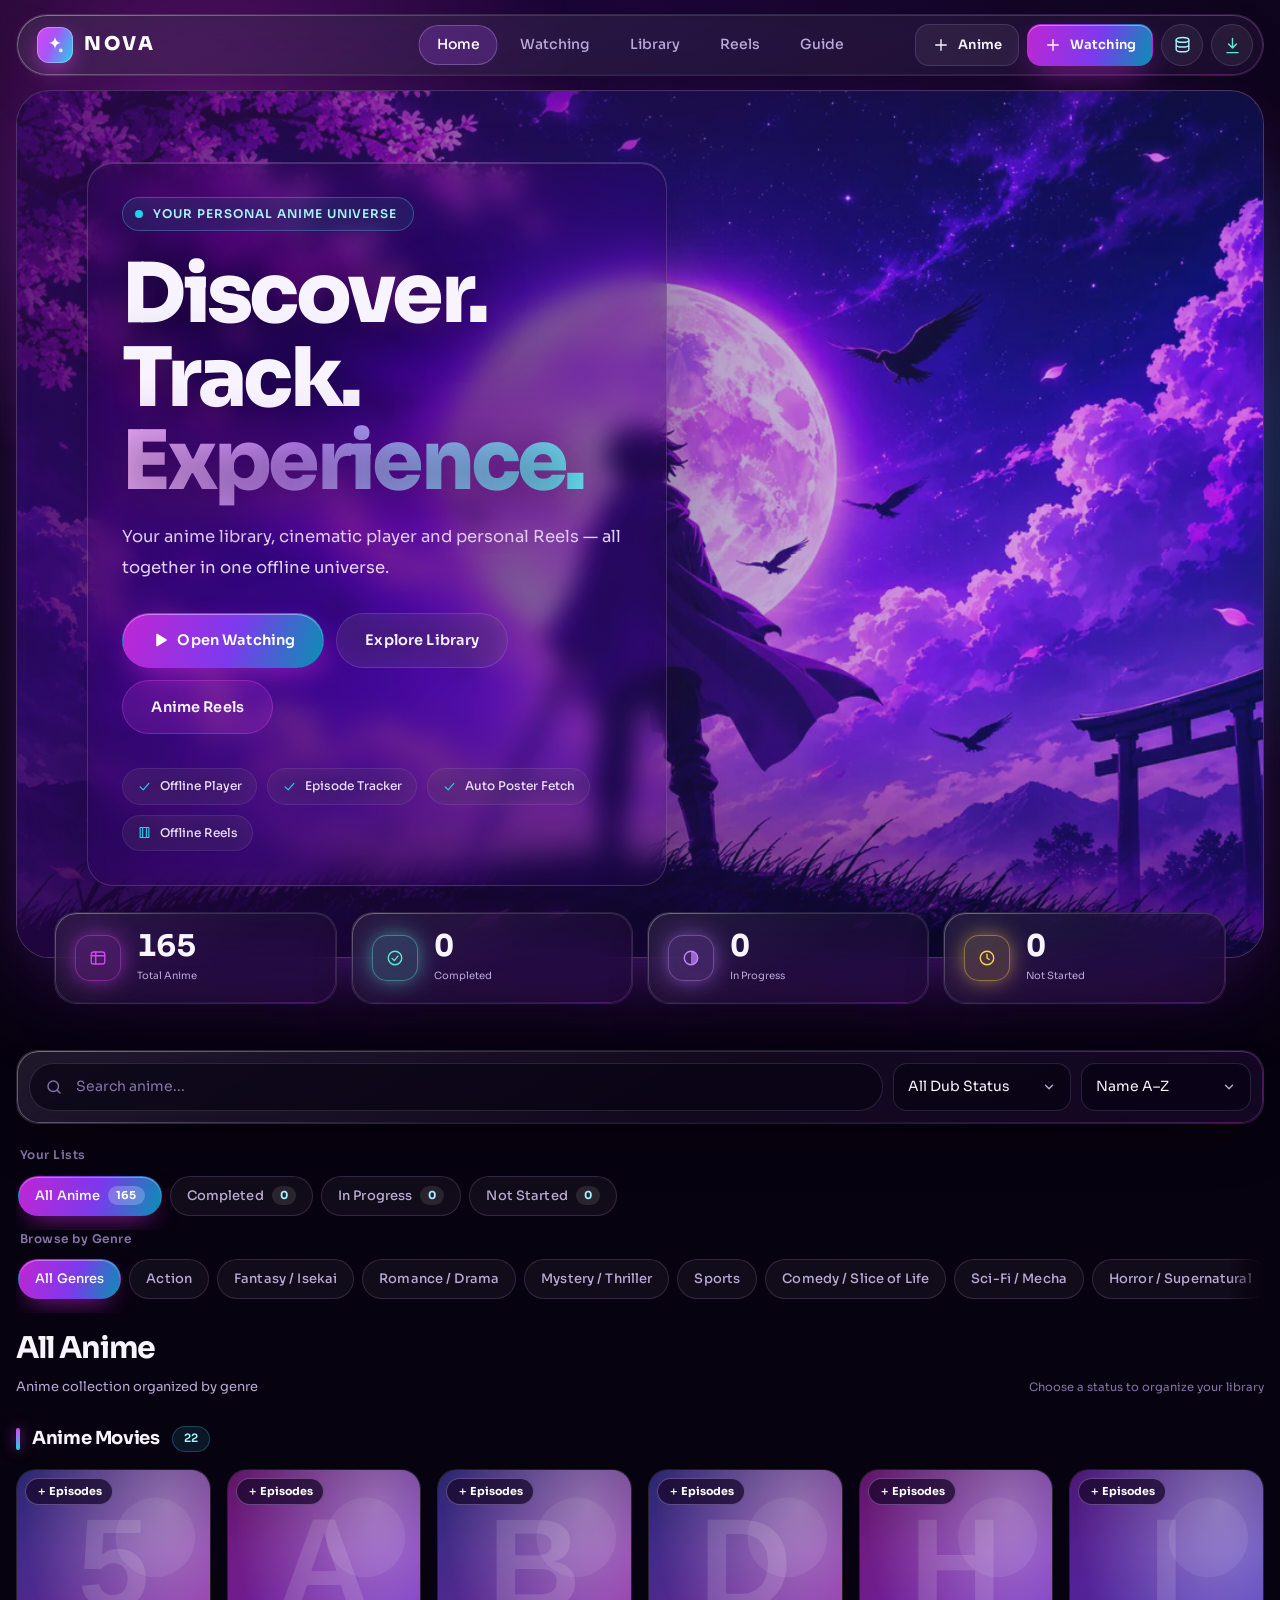
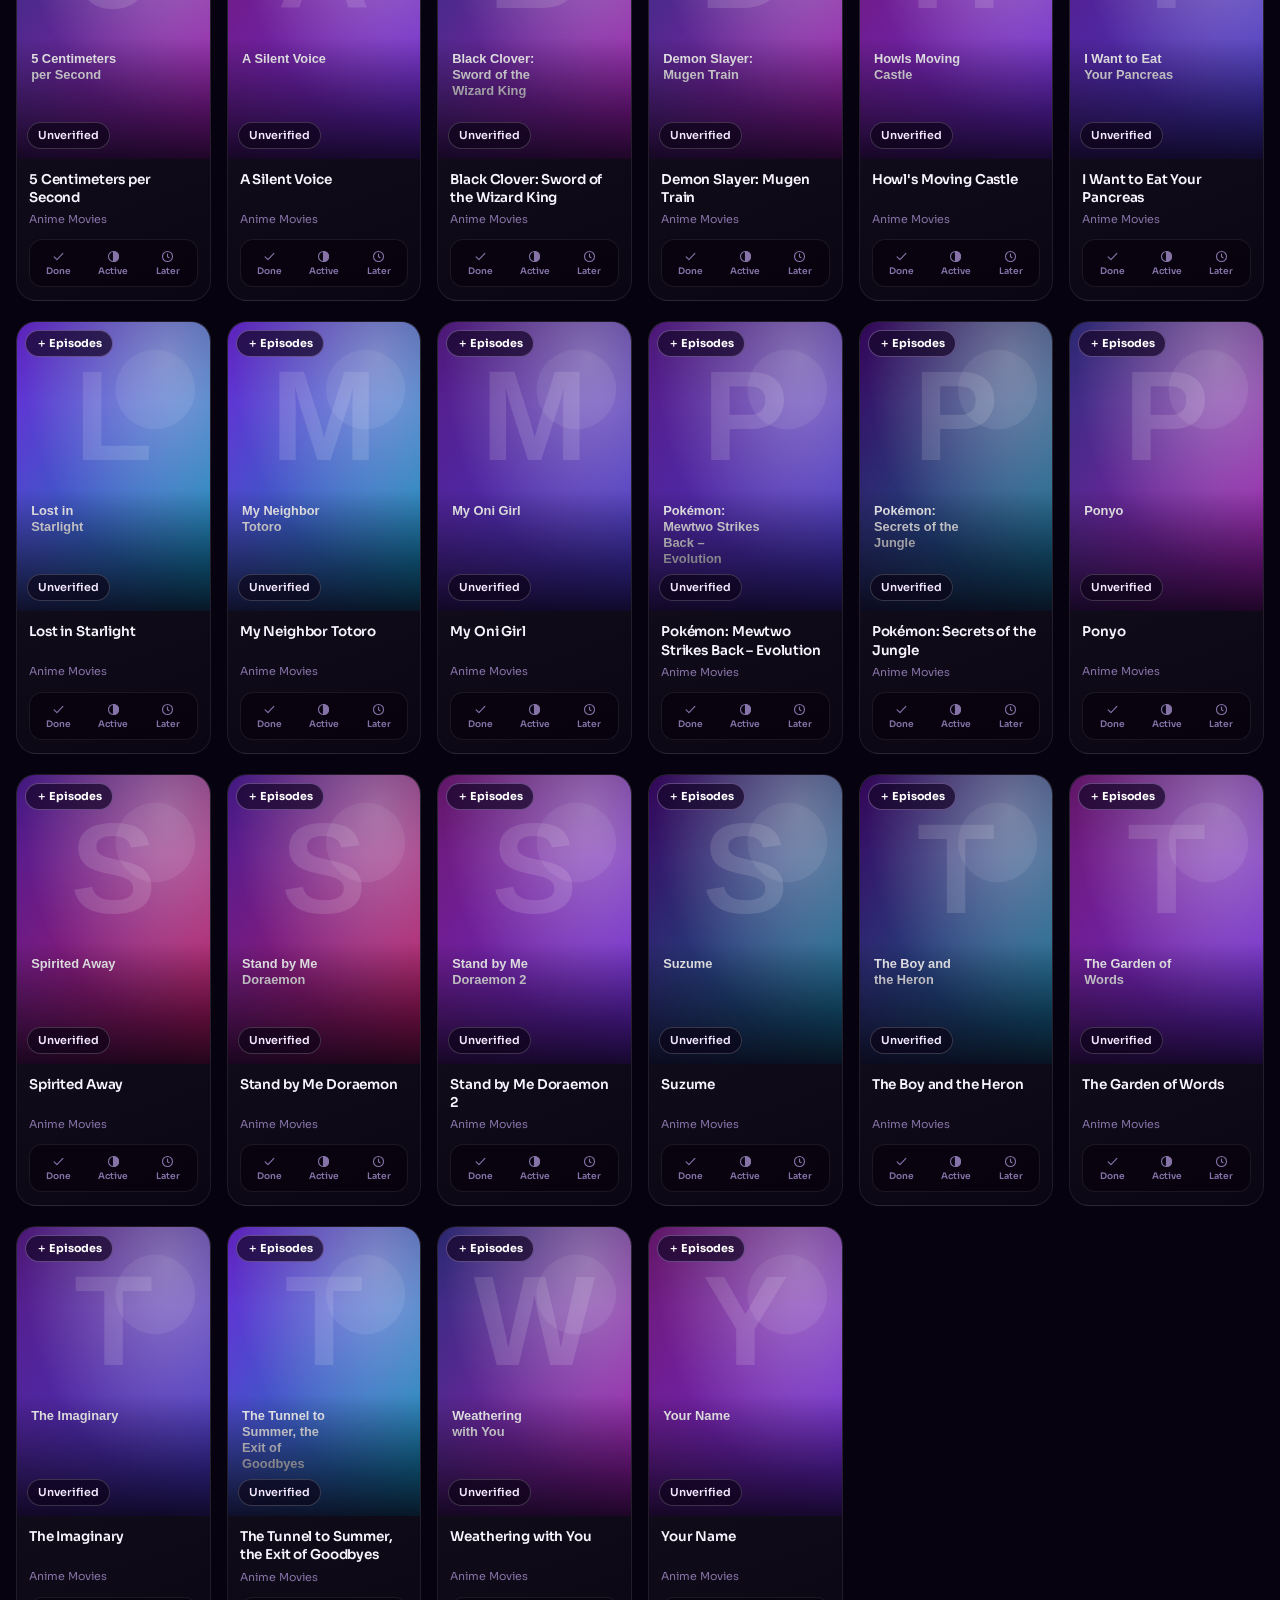
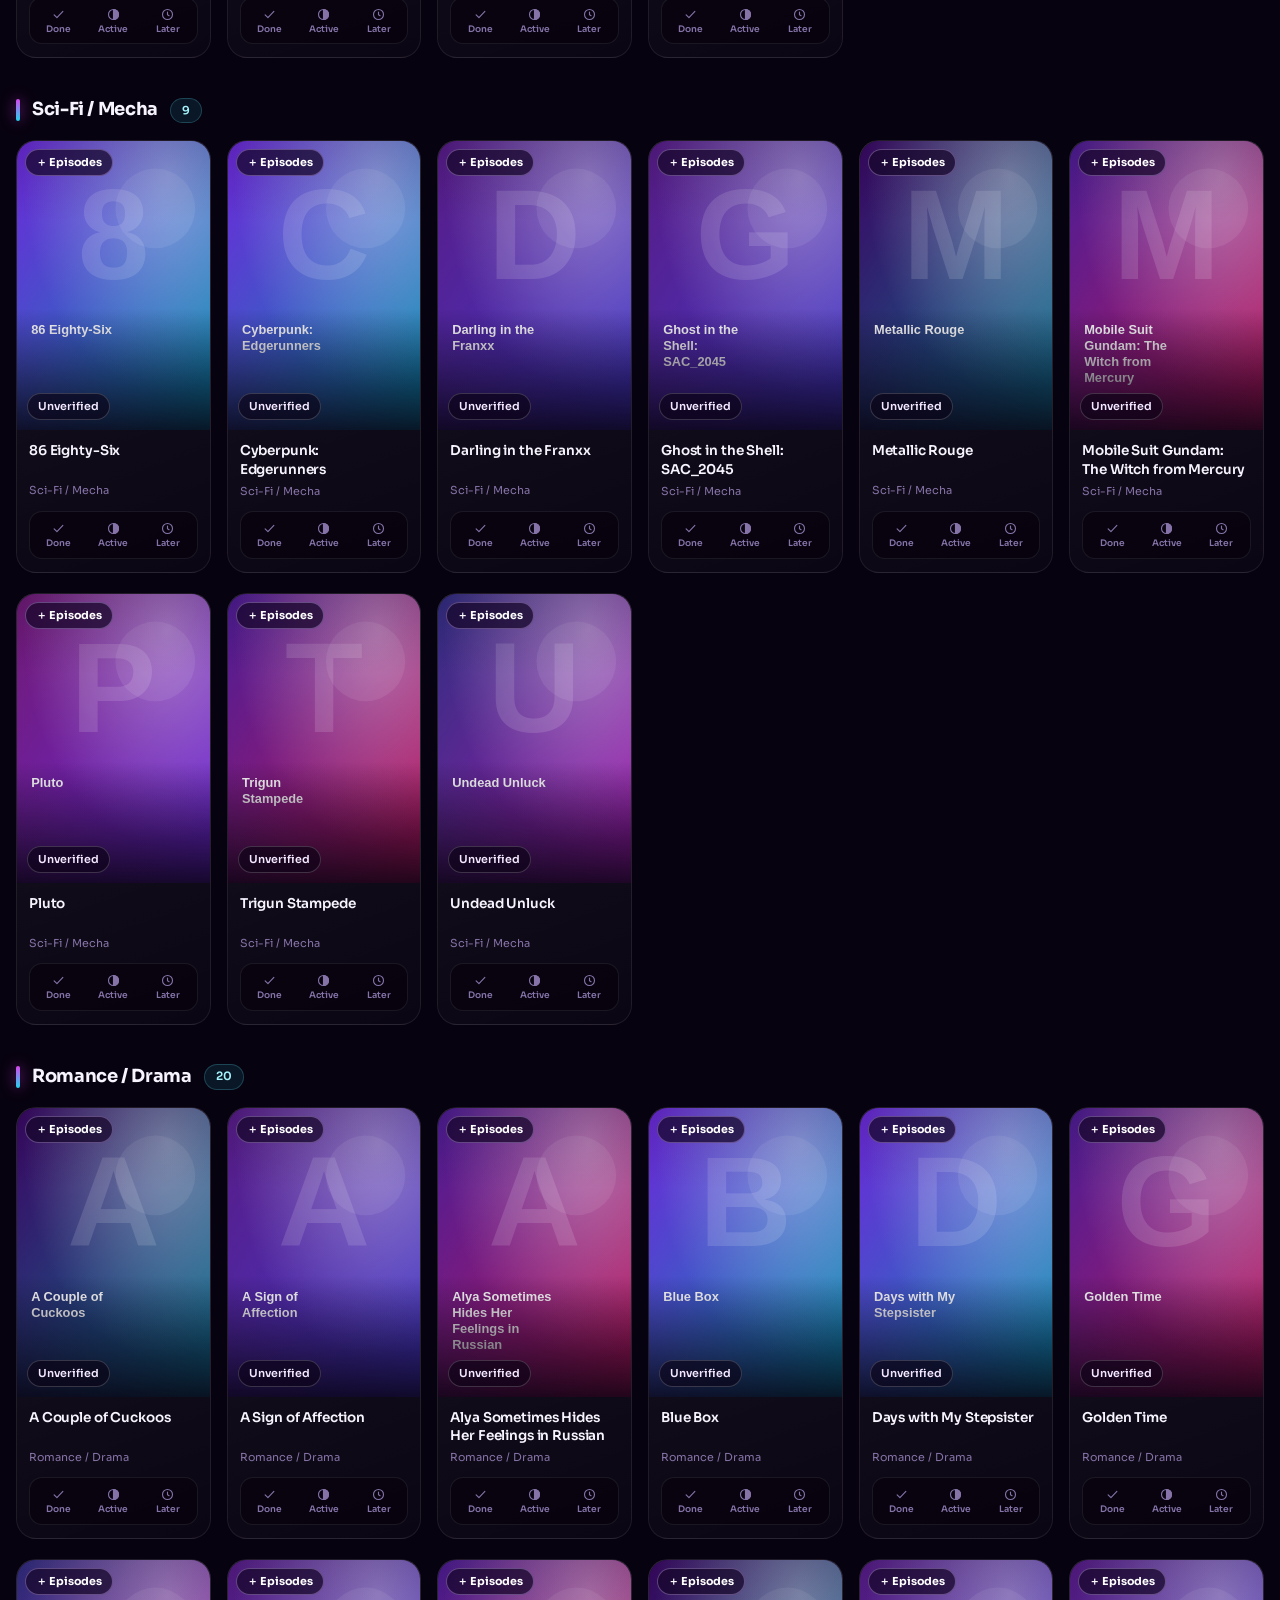
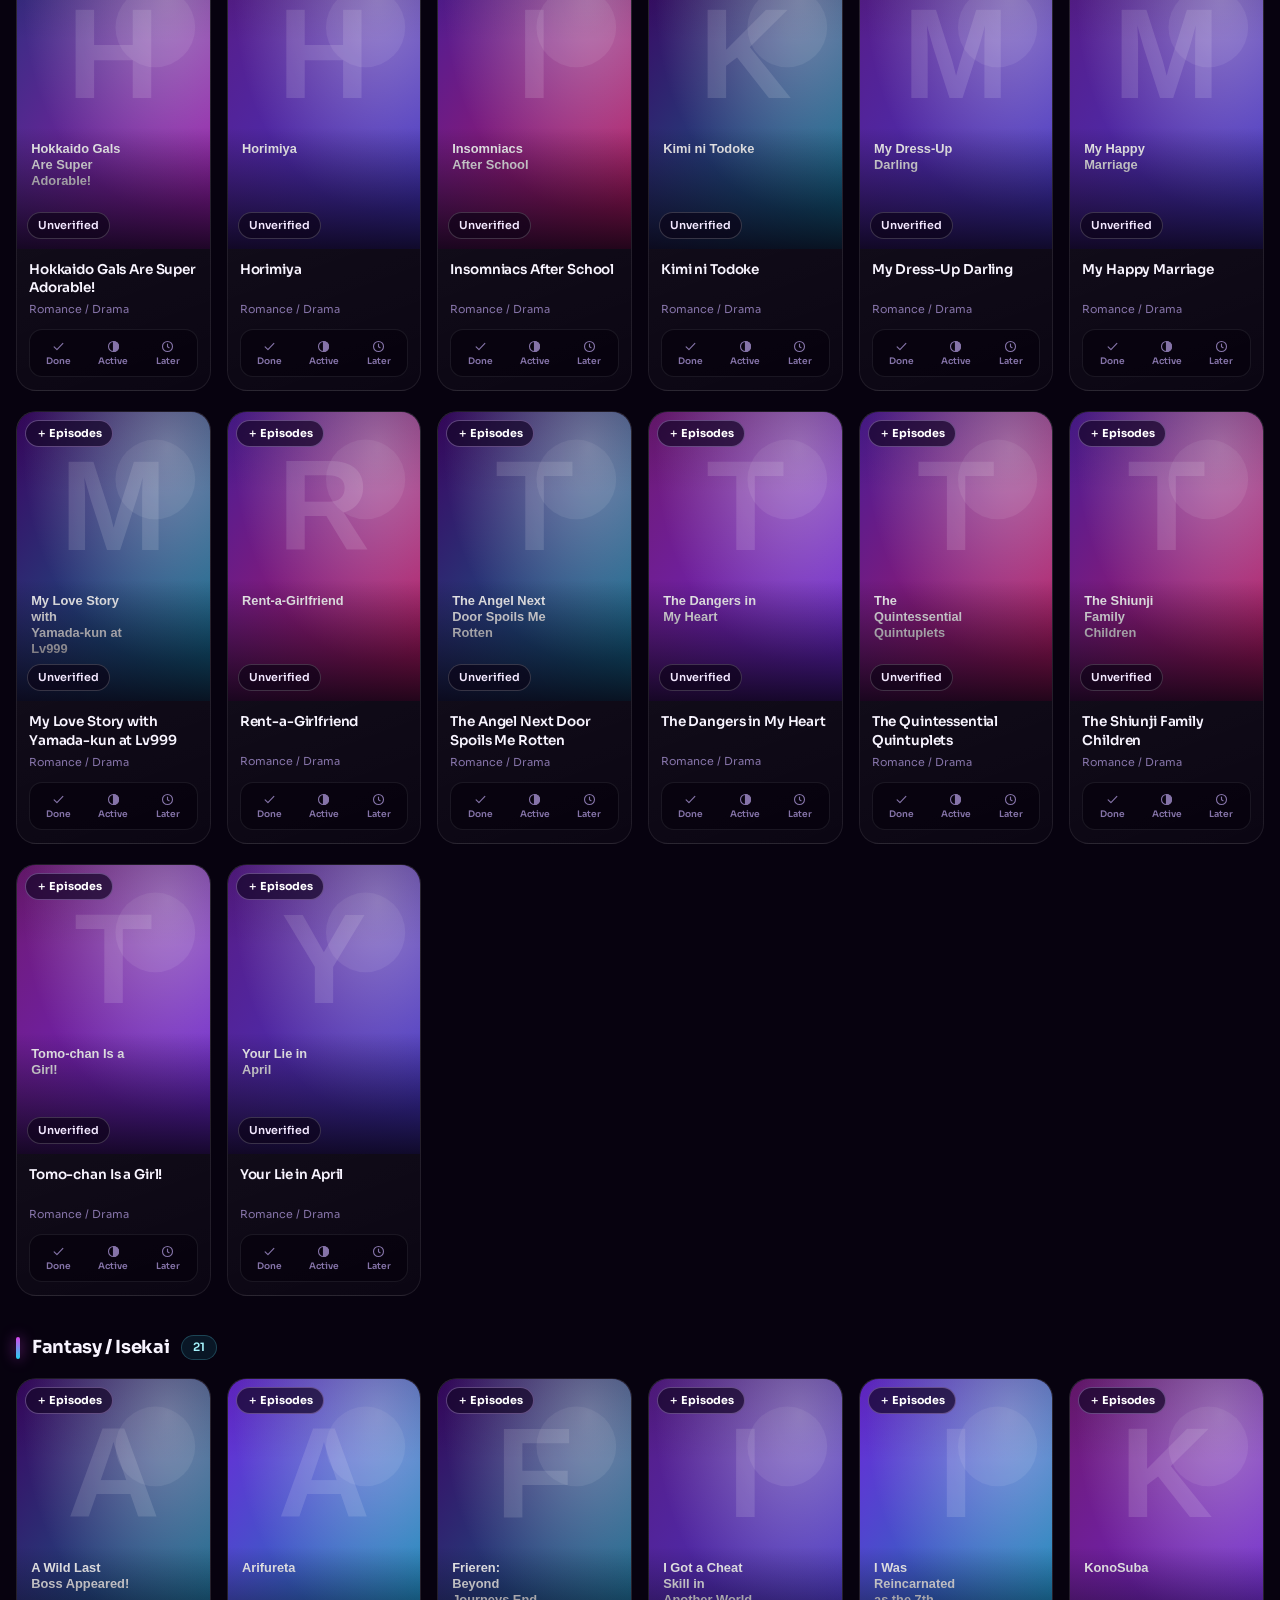
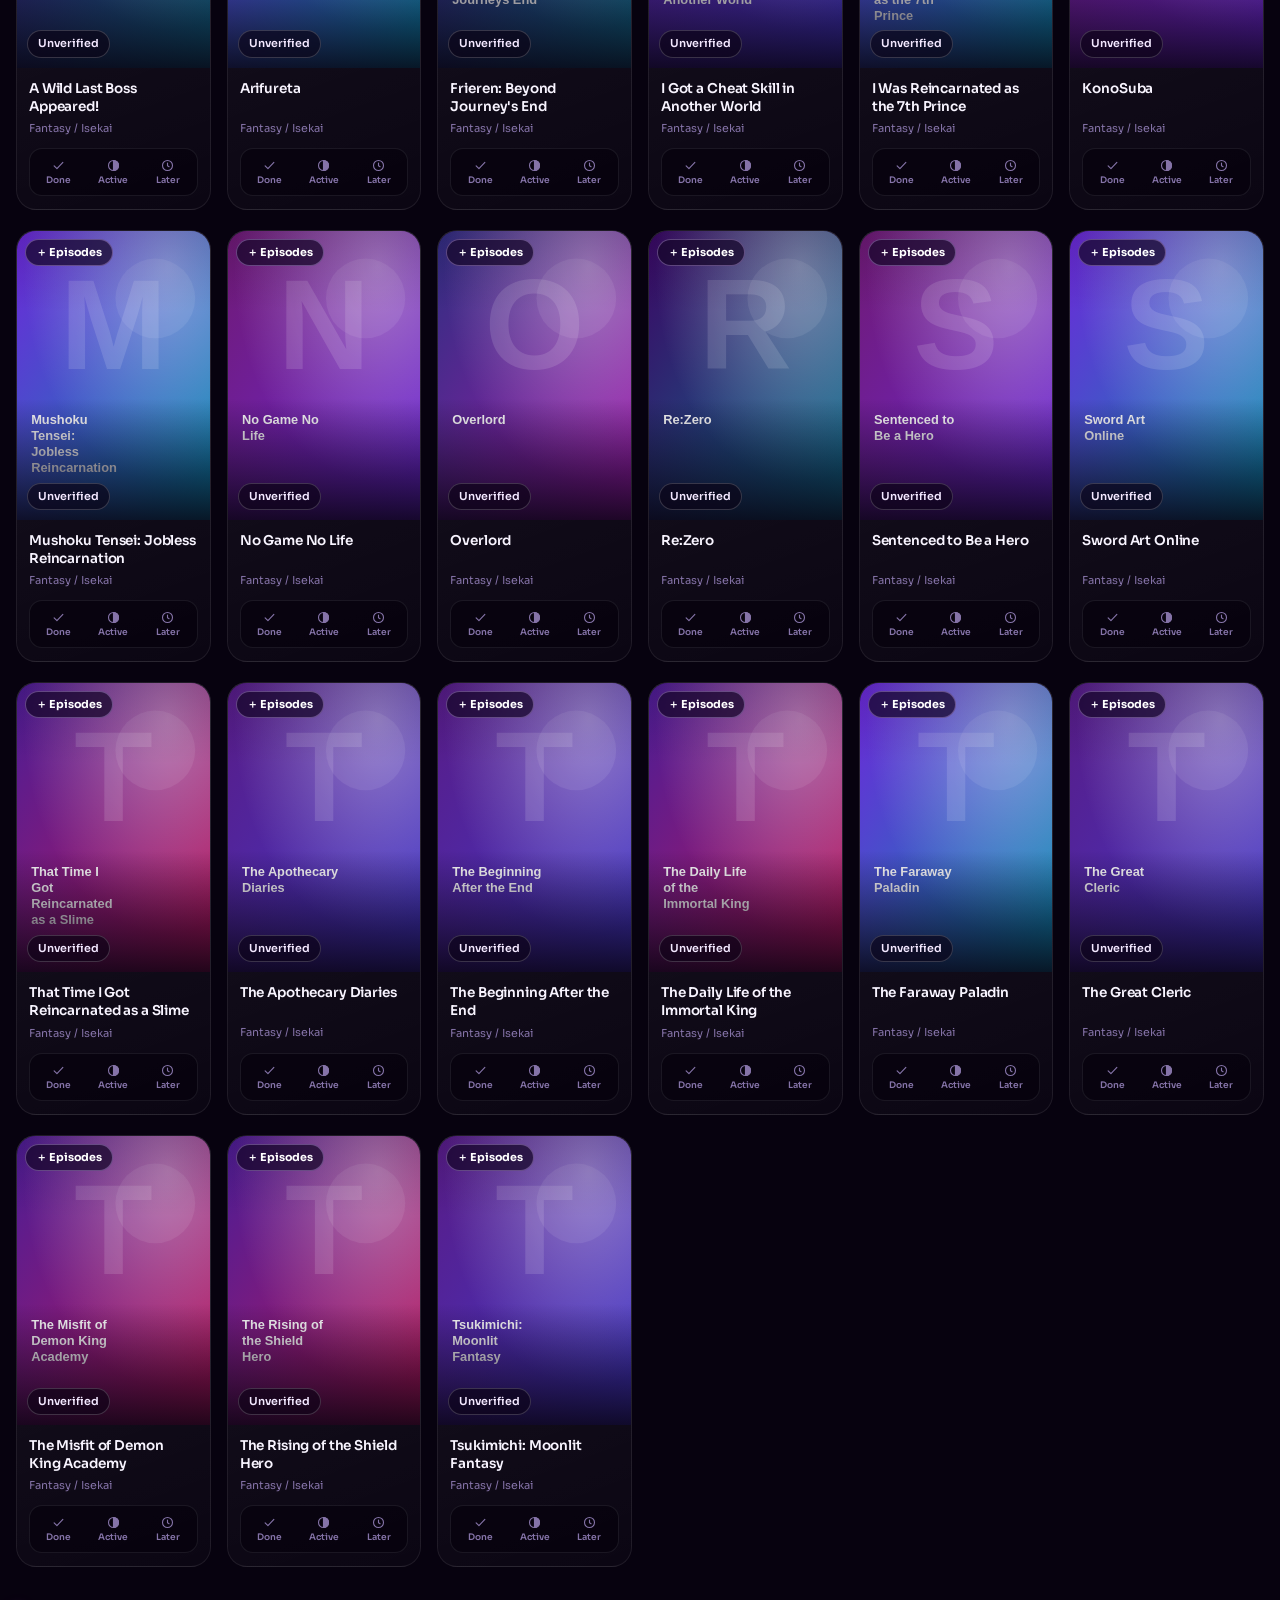
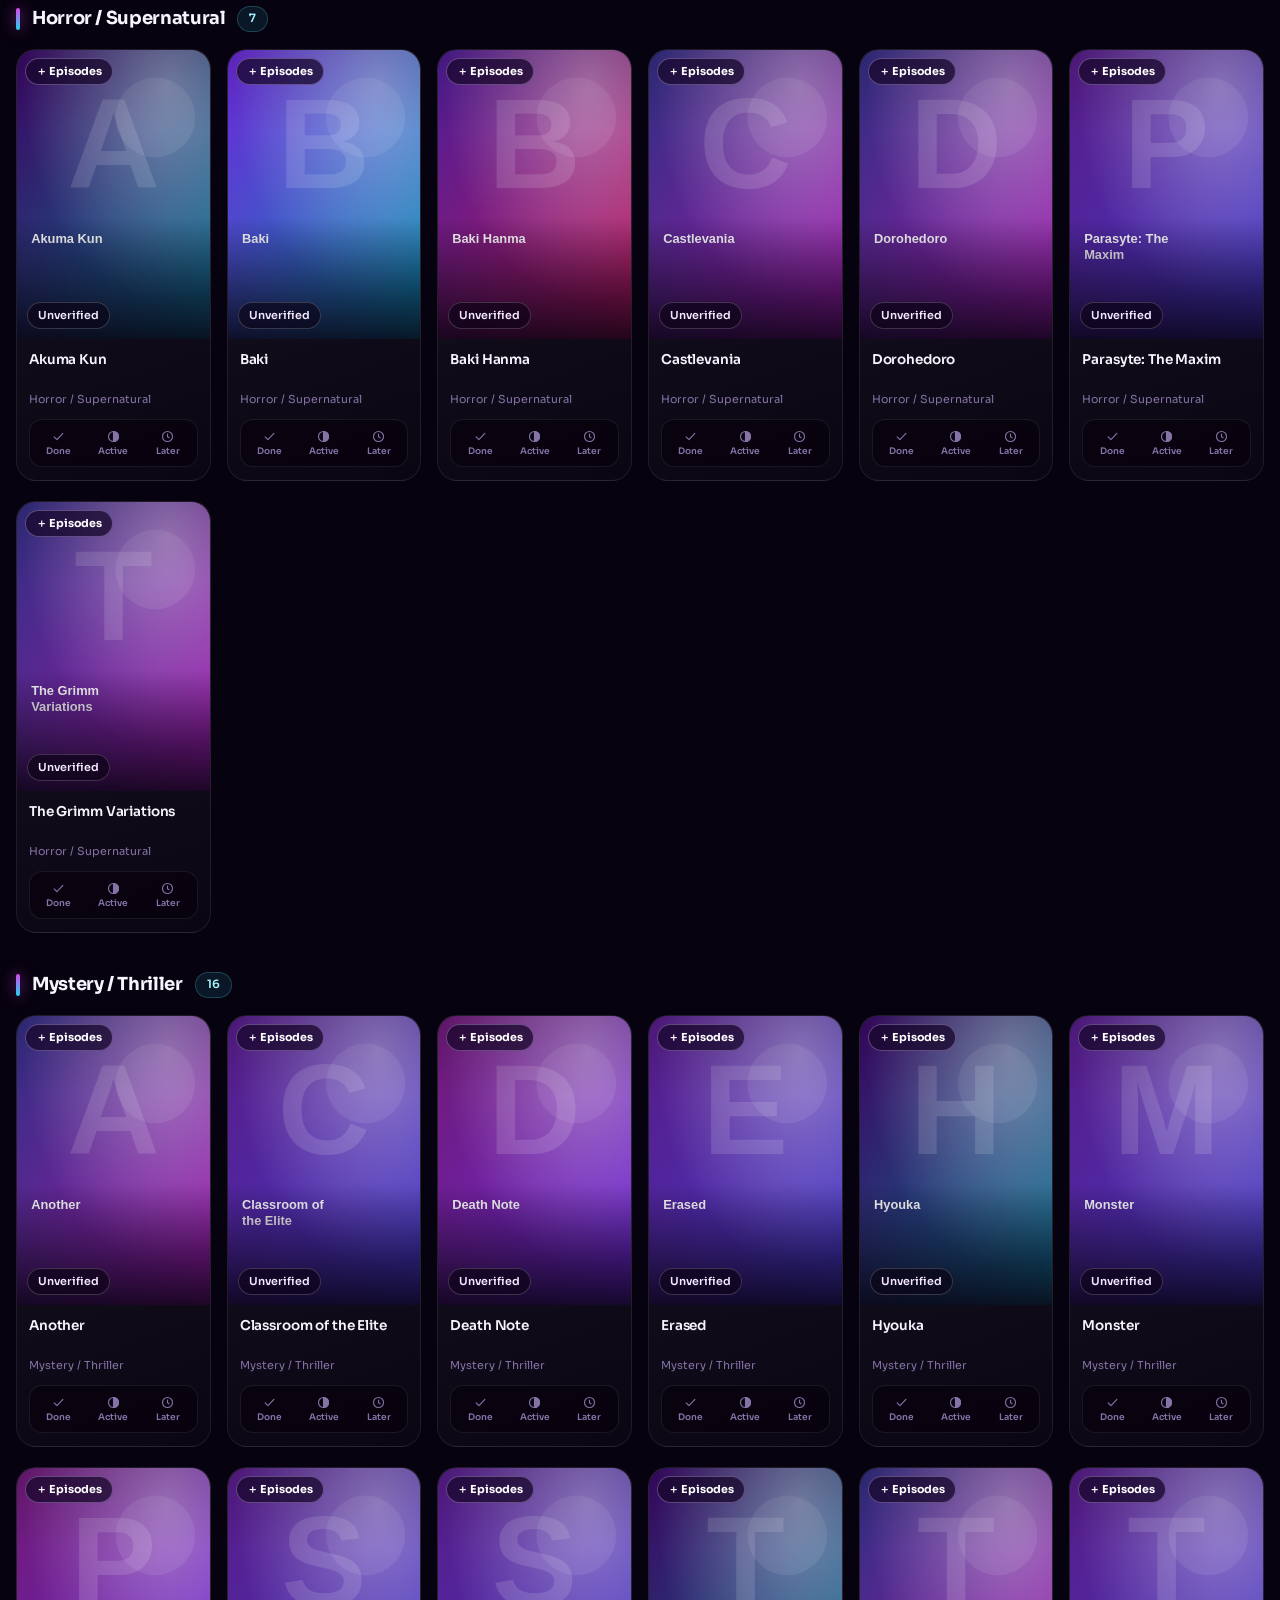
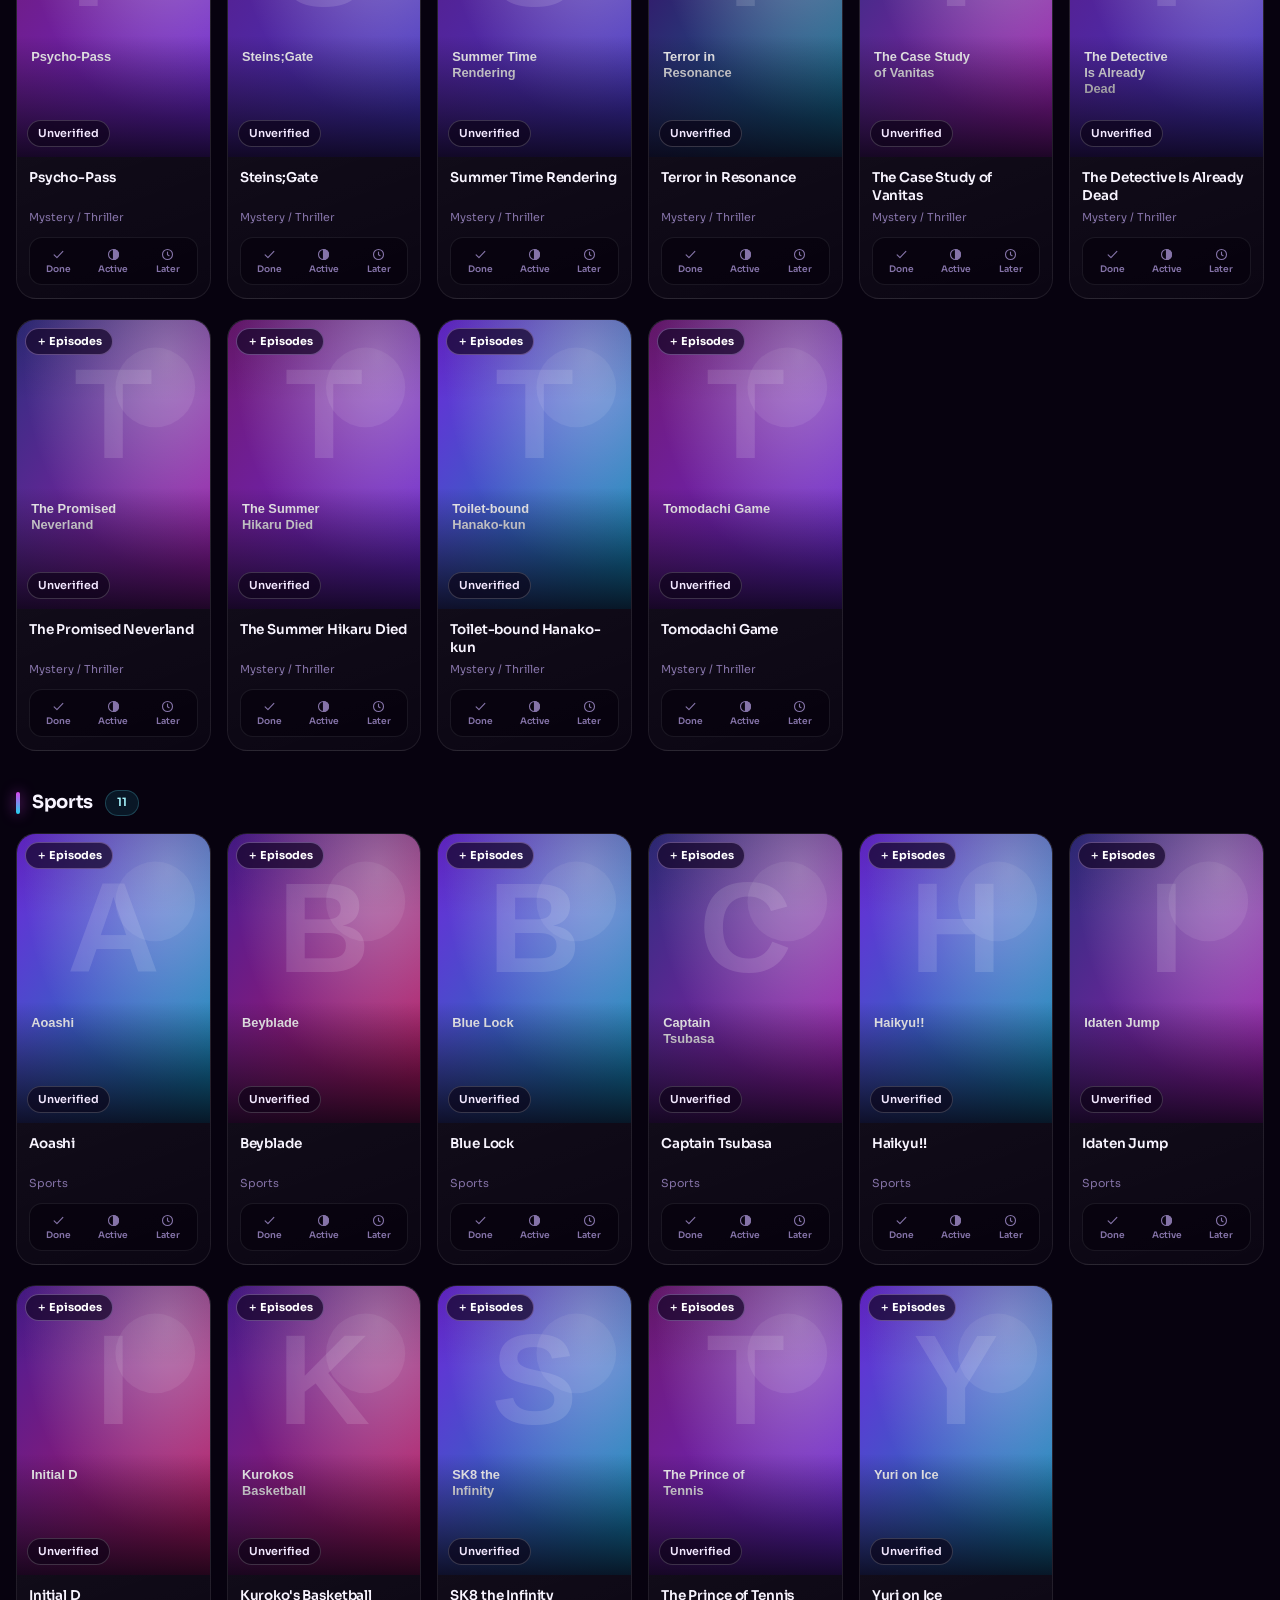
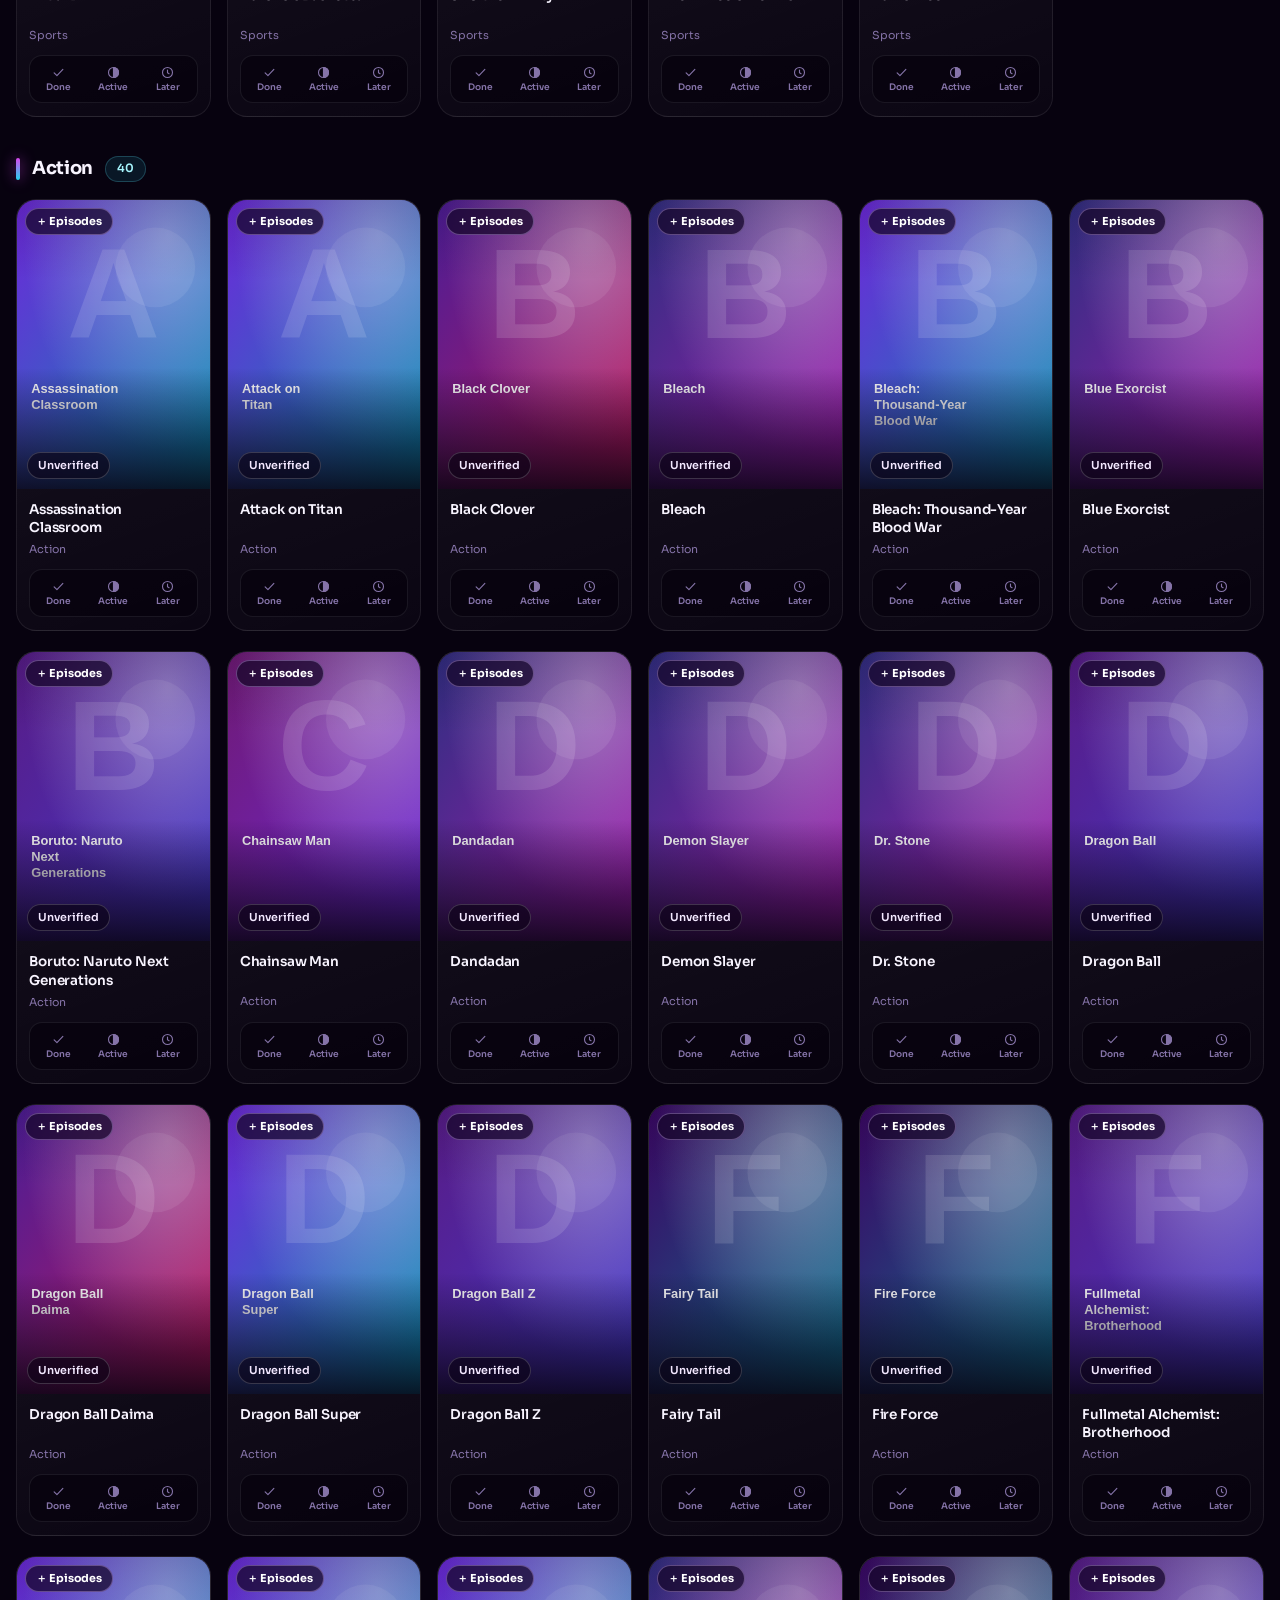
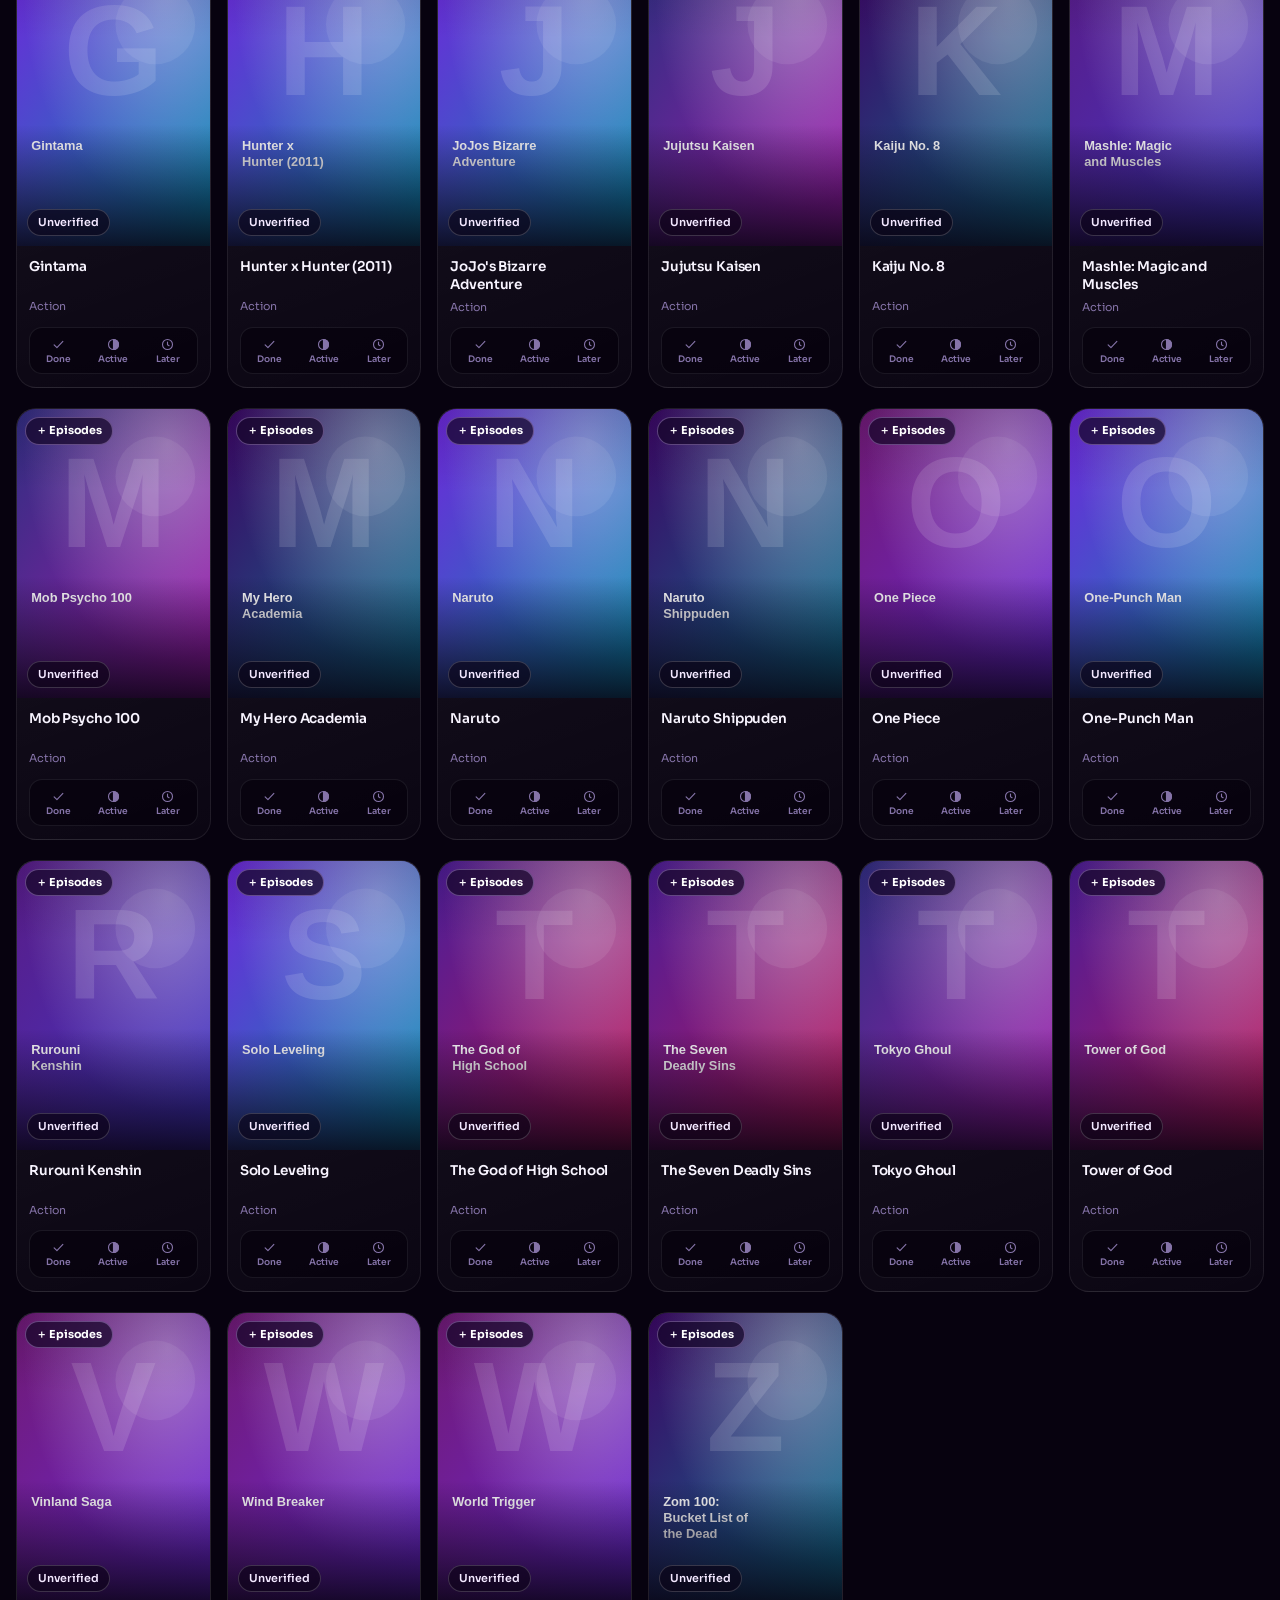
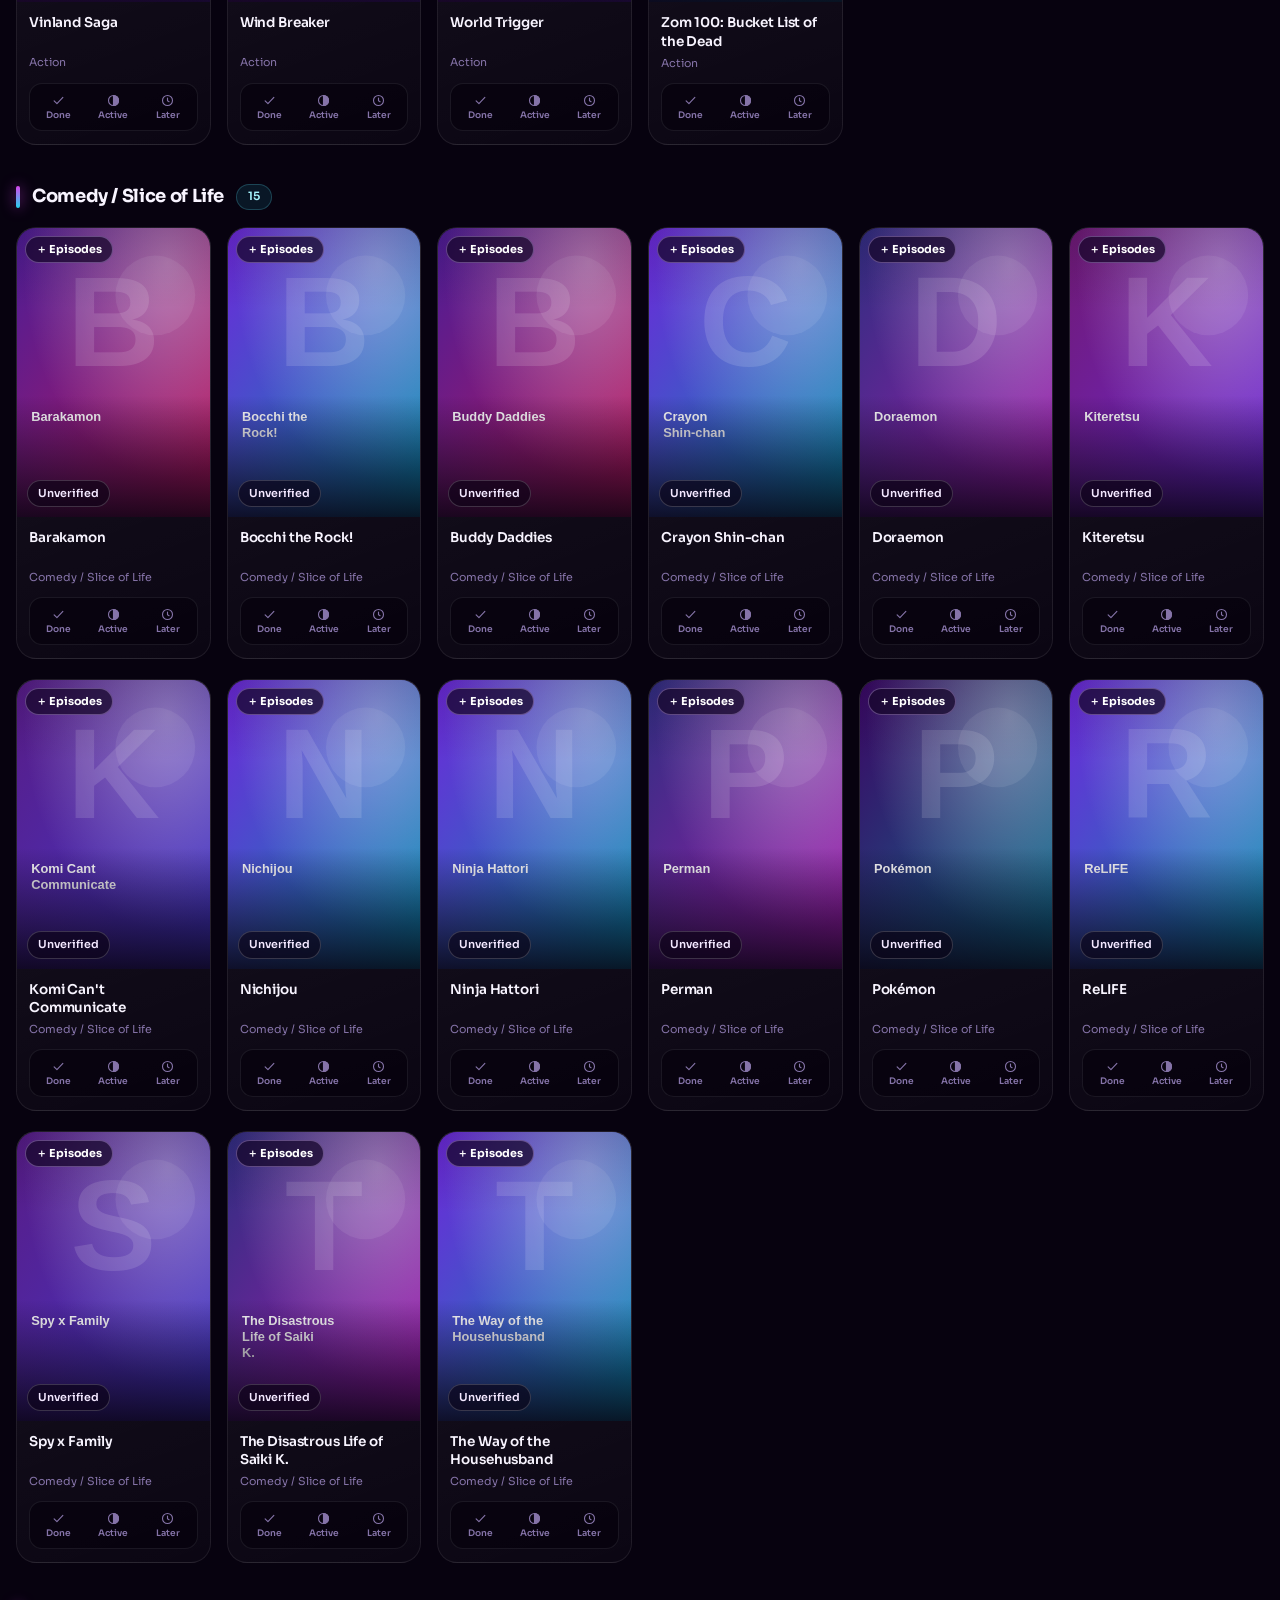
<file: app/src/main/assets/index.html>
<!DOCTYPE html>
<html lang="en">
<head>
<meta charset="UTF-8">
<meta name="viewport" content="width=device-width, initial-scale=1, viewport-fit=cover">
<meta name="theme-color" content="#0a0314">
<meta name="color-scheme" content="dark">
<meta name="description" content="NOVA — personal offline anime library, professional video player and local anime reels">
<link rel="manifest" href="manifest.webmanifest">
<meta name="mobile-web-app-capable" content="yes">
<meta name="apple-mobile-web-app-capable" content="yes">
<meta name="apple-mobile-web-app-title" content="NOVA">
<meta name="apple-mobile-web-app-status-bar-style" content="black-translucent">
<link rel="icon" href="favicon.png" type="image/png">
<link rel="apple-touch-icon" sizes="180x180" href="apple-touch-icon.png">
<link rel="preconnect" href="https://fonts.googleapis.com">
<link rel="preconnect" href="https://fonts.gstatic.com" crossorigin>
<link href="https://fonts.googleapis.com/css2?family=Hind+Siliguri:wght@400;500;600;700&family=Sora:wght@400;500;600;700;800&display=swap" rel="stylesheet">
<title>NOVA — Anime Universe</title>
<style>
/* ═══════════════════════════════════════════════════════════
   ANIME GLASS — Premium Dark Glassmorphism · Purple + Cyan
   ═══════════════════════════════════════════════════════════ */
:root{
 --ink:#07020f;--ink2:#0e0420;
 --violet:#a855f7;--fuchsia:#d946ef;--cyan:#22d3ee;--ice:#a5f3fc;--mint:#5eead4;--amber:#fcd34d;--rose:#fb7185;
 --text:#f8f4ff;--muted:#b9a9d6;--dim:#8573a8;
 --line:rgba(216,180,254,.16);--line2:rgba(255,255,255,.08);
 --glass:linear-gradient(150deg,rgba(255,255,255,.085),rgba(255,255,255,.026) 55%,rgba(168,85,247,.05));
 --blur:blur(22px) saturate(165%);
 --grad:linear-gradient(115deg,#d946ef 0%,#a855f7 42%,#22d3ee 100%);
 --r-xl:34px;--r-lg:24px;--r-md:16px;--r-sm:12px;
 --font:"Sora","Hind Siliguri","Noto Sans Bengali",system-ui,-apple-system,"Segoe UI",sans-serif;
 --ease:cubic-bezier(.2,.8,.2,1);
}
*{box-sizing:border-box;-webkit-tap-highlight-color:transparent}
html{scroll-behavior:smooth;scroll-padding-top:96px}
[hidden]{display:none!important}
body{margin:0;min-height:100vh;color:var(--text);font-family:var(--font);font-size:15px;line-height:1.55;background:var(--ink);overflow-x:hidden;-webkit-font-smoothing:antialiased}
body::before{content:"";position:fixed;inset:0;z-index:-1;pointer-events:none;opacity:.08;mix-blend-mode:overlay;background-image:url("data:image/svg+xml,%3Csvg xmlns='http://www.w3.org/2000/svg' width='160' height='160'%3E%3Cfilter id='n'%3E%3CfeTurbulence type='fractalNoise' baseFrequency='.9' numOctaves='2' stitchTiles='stitch'/%3E%3C/filter%3E%3Crect width='100%25' height='100%25' filter='url(%23n)'/%3E%3C/svg%3E")}
::selection{background:rgba(217,70,239,.45);color:#fff}
::-webkit-scrollbar{width:10px;height:10px}::-webkit-scrollbar-thumb{background:rgba(168,85,247,.35);border-radius:10px;border:2px solid transparent;background-clip:content-box}::-webkit-scrollbar-track{background:transparent}
:focus-visible{outline:2px solid var(--cyan);outline-offset:2px}

/* ── Aurora background ── */
.aurora{position:fixed;inset:0;z-index:-2;overflow:hidden;pointer-events:none;background:radial-gradient(120% 80% at 50% 0%,#1a0535 0%,#0a0314 55%,#06010c 100%)}
.aurora i{position:absolute;border-radius:50%;will-change:transform}
.aurora i:nth-child(1){width:70vmax;height:70vmax;left:-20vmax;top:-26vmax;background:radial-gradient(circle,rgba(192,38,211,.38),transparent 62%);animation:drift1 26s ease-in-out infinite alternate}
.aurora i:nth-child(2){width:60vmax;height:60vmax;right:-22vmax;top:6vmax;background:radial-gradient(circle,rgba(34,211,238,.22),transparent 62%);animation:drift2 32s ease-in-out infinite alternate}
.aurora i:nth-child(3){width:64vmax;height:64vmax;left:20vmax;bottom:-34vmax;background:radial-gradient(circle,rgba(124,58,237,.34),transparent 62%);animation:drift1 38s ease-in-out infinite alternate-reverse}
@keyframes drift1{to{transform:translate3d(8vmax,5vmax,0) scale(1.12)}}
@keyframes drift2{to{transform:translate3d(-7vmax,6vmax,0) scale(1.08)}}

/* ── Glass utility (gradient hairline border) ── */
.glass{position:relative;background:var(--glass);border:1px solid var(--line2);backdrop-filter:var(--blur);-webkit-backdrop-filter:var(--blur);box-shadow:0 24px 60px -28px rgba(0,0,0,.7),inset 0 1px 0 rgba(255,255,255,.1)}
.glass::before{content:"";position:absolute;inset:0;border-radius:inherit;padding:1px;pointer-events:none;background:linear-gradient(140deg,rgba(255,255,255,.34),rgba(255,255,255,.03) 38%,rgba(34,211,238,.05) 62%,rgba(217,70,239,.3));-webkit-mask:linear-gradient(#000 0 0) content-box,linear-gradient(#000 0 0);-webkit-mask-composite:xor;mask-composite:exclude}

.wrap{width:min(1360px,100% - 32px);margin-inline:auto}

/* ── Buttons ── */
button{font:inherit;color:inherit;cursor:pointer}
button,.btn{display:inline-flex;align-items:center;justify-content:center;gap:8px;border:1px solid var(--line);background:rgba(255,255,255,.06);color:var(--text);border-radius:14px;padding:10px 16px;font-size:13px;font-weight:600;letter-spacing:.01em;transition:transform .25s var(--ease),background .25s,border-color .25s,box-shadow .25s;text-decoration:none;white-space:nowrap}
button:hover,.btn:hover{background:rgba(34,211,238,.1);border-color:rgba(103,232,249,.5);transform:translateY(-2px);box-shadow:0 10px 28px -12px rgba(34,211,238,.5)}
button:active,.btn:active{transform:translateY(0) scale(.98)}
.btn.sm,button.sm{padding:7px 12px;font-size:12px;border-radius:11px}
.btn.xs,button.xs{padding:6px 6px;font-size:11px;border-radius:9px;gap:4px}
.primary{position:relative;overflow:hidden;border-color:transparent!important;color:#fff;background:linear-gradient(110deg,#c026d3,#7c3aed 55%,#0891b2)!important;box-shadow:0 12px 32px -10px rgba(192,38,211,.75),inset 0 1px 0 rgba(255,255,255,.4)}
.primary::after{content:"";position:absolute;inset:0;background:linear-gradient(105deg,transparent 30%,rgba(255,255,255,.35) 50%,transparent 70%);transform:translateX(-120%);transition:transform .7s var(--ease)}
.primary:hover::after{transform:translateX(120%)}
.primary:hover{box-shadow:0 16px 40px -10px rgba(192,38,211,.9),0 0 0 4px rgba(217,70,239,.14),inset 0 1px 0 rgba(255,255,255,.5)}
.danger:hover{background:rgba(251,113,133,.14);border-color:rgba(251,113,133,.55);box-shadow:0 10px 24px -12px rgba(251,113,133,.5)}
.ghost{background:transparent}
.icon-btn{width:42px;height:42px;padding:0;border-radius:50%;font-size:18px}
svg.i{width:18px;height:18px;flex:none;stroke:currentColor;fill:none;stroke-width:1.8;stroke-linecap:round;stroke-linejoin:round}

/* ── Floating nav ── */
.nav{position:sticky;top:14px;z-index:40;margin-top:14px;display:flex;align-items:center;justify-content:space-between;gap:14px;padding:9px 10px 9px 20px;border-radius:999px;background:linear-gradient(150deg,rgba(255,255,255,.1),rgba(255,255,255,.03));background-color:rgba(18,6,34,.55)}
.brand{display:flex;align-items:center;gap:11px;font-weight:700;font-size:23px;letter-spacing:-.03em;color:#fff;text-decoration:none}
.logo-mark{width:36px;height:36px;border-radius:12px;display:grid;place-items:center;background:var(--grad);box-shadow:0 0 0 1px rgba(255,255,255,.3) inset,0 8px 24px -4px rgba(217,70,239,.7)}
.logo-mark svg{width:20px;height:20px}
.brand small{font-weight:500;font-size:11px;letter-spacing:.18em;text-transform:uppercase;color:var(--ice);opacity:.85;margin-left:-3px;align-self:flex-start;margin-top:5px}
.links{display:flex;gap:4px;position:absolute;left:50%;transform:translateX(-50%)}
.links a{padding:9px 18px;border-radius:999px;color:var(--muted);font-size:14px;font-weight:500;text-decoration:none;transition:.25s}
.links a:hover{color:#fff;background:rgba(255,255,255,.07)}
.links a.active{color:#fff;background:rgba(168,85,247,.22);box-shadow:inset 0 0 0 1px rgba(216,180,254,.3)}
.nav-actions{display:flex;align-items:center;gap:8px}
.menu{position:absolute;right:0;top:calc(100% + 12px);min-width:230px;padding:8px;border-radius:20px;background:rgba(20,7,38,.9);backdrop-filter:blur(26px) saturate(170%);-webkit-backdrop-filter:blur(26px) saturate(170%);border:1px solid var(--line);box-shadow:0 30px 70px -20px #000;animation:pop .22s var(--ease)}
.menu button{width:100%;justify-content:flex-start;border:0;background:transparent;border-radius:12px;padding:11px 12px;font-weight:500}
.menu button:hover{transform:none;box-shadow:none;background:rgba(168,85,247,.18)}
.menu hr{border:0;border-top:1px solid var(--line2);margin:6px 4px}
@keyframes pop{from{opacity:0;transform:translateY(-6px) scale(.97)}}

/* ── Hero ── */
.hero{position:relative;isolation:isolate;margin-top:14px;min-height:clamp(540px,80vh,700px);border-radius:var(--r-xl);overflow:hidden;display:flex;align-items:center;padding:clamp(30px,5.5vw,84px);background:#0d0320;border:1px solid var(--line);box-shadow:0 50px 140px -40px rgba(140,50,220,.6),inset 0 1px 0 rgba(255,255,255,.14);--px:0;--py:0}
.scene{position:absolute;inset:0;z-index:-3;overflow:hidden}
.scene svg{position:absolute;right:0;bottom:0;height:100%;min-width:100%;width:auto;aspect-ratio:2/1;display:block}
.hero::after{content:"";position:absolute;inset:0;z-index:-1;pointer-events:none;background:linear-gradient(90deg,rgba(7,1,16,.92) 0%,rgba(7,1,16,.6) 34%,rgba(7,1,16,0) 66%),linear-gradient(0deg,rgba(7,1,16,.7),transparent 30%),radial-gradient(120% 100% at 50% 50%,transparent 55%,rgba(7,1,16,.55))}
.l-far{transform:translate(calc(var(--px)*-7px),calc(var(--py)*-4px));transition:transform .5s var(--ease)}
.l-mid{transform:translate(calc(var(--px)*-14px),calc(var(--py)*-7px));transition:transform .5s var(--ease)}
.l-near{transform:translate(calc(var(--px)*-24px),calc(var(--py)*-10px));transition:transform .5s var(--ease)}
.scarf{animation:flutter 5s ease-in-out infinite alternate;transform-origin:-16px -350px;transform-box:fill-box}
@keyframes flutter{to{transform:skewY(-3deg) scaleX(1.04)}}
.tw{animation:tw 3.4s ease-in-out infinite}
@keyframes tw{50%{opacity:.15}}
.sparks{position:absolute;inset:0;z-index:-2;pointer-events:none;overflow:hidden}
.sparks span{position:absolute;bottom:-12px;left:var(--x);width:var(--s);height:var(--s);border-radius:50%;background:var(--c);box-shadow:0 0 calc(var(--s)*3) var(--c);opacity:0;animation:rise var(--t) linear var(--d) infinite}
@keyframes rise{0%{transform:translate3d(0,0,0);opacity:0}12%{opacity:var(--o)}85%{opacity:var(--o)}100%{transform:translate3d(var(--dx),-92vh,0);opacity:0}}
.hero-inner{max-width:640px;animation:rise-in .9s var(--ease) both}
@keyframes rise-in{from{opacity:0;transform:translateY(22px)}}
.pill{display:inline-flex;align-items:center;gap:10px;padding:7px 16px 7px 12px;border-radius:999px;font-size:12px;font-weight:600;letter-spacing:.08em;text-transform:uppercase;color:var(--ice);background:rgba(34,211,238,.09);border:1px solid rgba(103,232,249,.28);backdrop-filter:blur(10px);-webkit-backdrop-filter:blur(10px)}
.dot{width:8px;height:8px;border-radius:50%;background:var(--cyan);box-shadow:0 0 0 0 rgba(34,211,238,.7);animation:ping 2.2s infinite}
@keyframes ping{70%{box-shadow:0 0 0 10px rgba(34,211,238,0)}100%{box-shadow:0 0 0 0 rgba(34,211,238,0)}}
.hero h1{margin:22px 0 18px;font-size:clamp(42px,7vw,86px);line-height:1.02;font-weight:800;letter-spacing:-.045em;text-shadow:0 8px 50px rgba(0,0,0,.55)}
.hero h1 em{font-style:normal;background:linear-gradient(100deg,#f0abfc 0%,#c084fc 38%,#67e8f9 100%);-webkit-background-clip:text;background-clip:text;color:transparent;filter:drop-shadow(0 6px 30px rgba(192,38,211,.45))}
.hero p.lead{margin:0 0 30px;max-width:520px;color:#e2d6f5;font-size:clamp(14px,1.5vw,16.5px);line-height:1.85}
.cta{display:flex;flex-wrap:wrap;gap:12px}
.cta .btn{padding:15px 28px;font-size:14.5px;border-radius:999px}
.feat{display:flex;flex-wrap:wrap;gap:10px;margin-top:34px}
.feat span{display:inline-flex;align-items:center;gap:8px;padding:8px 14px;border-radius:999px;font-size:12px;font-weight:500;color:#e9ddfb;background:rgba(255,255,255,.06);border:1px solid var(--line2);backdrop-filter:blur(12px);-webkit-backdrop-filter:blur(12px)}
.feat svg.i{width:15px;height:15px;color:var(--cyan)}
.resume{position:absolute;right:clamp(20px,3vw,40px);top:clamp(20px,3vw,40px);display:flex;align-items:center;gap:14px;width:min(380px,calc(100% - 40px));padding:12px 14px 12px 12px;border-radius:22px;cursor:pointer;transition:transform .3s var(--ease);animation:rise-in 1s .3s var(--ease) both;background-color:rgba(18,6,34,.5);text-align:left}
.resume:hover{transform:translateY(-4px)}
.resume img{width:54px;height:76px;object-fit:cover;border-radius:11px;box-shadow:0 8px 22px -6px #000}
.resume div.t{flex:1;min-width:0}
.resume small{display:block;font-size:10px;font-weight:600;letter-spacing:.16em;color:var(--cyan)}
.resume b{display:block;font-size:14px;margin:2px 0 1px;white-space:nowrap;overflow:hidden;text-overflow:ellipsis}
.resume span.m{font-size:11.5px;color:var(--muted)}
.resume .progress-track{margin:8px 0 0}
.play-fab{flex:none;width:44px;height:44px;border-radius:50%;display:grid;place-items:center;background:var(--grad);box-shadow:0 10px 26px -6px rgba(217,70,239,.8)}
.play-fab svg{width:16px;height:16px;fill:#fff;margin-left:2px}

/* ── Stats ── */
.stats{position:relative;z-index:3;display:grid;grid-template-columns:repeat(4,1fr);gap:14px;margin-top:-46px;padding:0 clamp(12px,3vw,40px)}
.stat{display:flex;align-items:center;gap:16px;padding:18px 20px;border-radius:22px;background-color:rgba(18,6,34,.55);transition:transform .3s var(--ease)}
.stat:hover{transform:translateY(-4px)}
.stat .ico{flex:none;width:46px;height:46px;border-radius:15px;display:grid;place-items:center;color:var(--c);background:color-mix(in srgb,var(--c) 16%,transparent);box-shadow:inset 0 0 0 1px color-mix(in srgb,var(--c) 40%,transparent),0 0 26px -6px var(--c)}
.stat b{display:block;font-size:30px;line-height:1.05;font-weight:700;letter-spacing:-.03em;font-variant-numeric:tabular-nums}
.stat span{font-size:12px;color:var(--muted)}

/* ── Sections ── */
main{padding:46px 0 20px}
.panel{position:relative;padding:clamp(20px,3vw,34px);border-radius:var(--r-xl);background-color:rgba(18,6,34,.5);margin-bottom:34px}
.panel-head{display:flex;justify-content:space-between;align-items:center;gap:16px;flex-wrap:wrap;margin-bottom:22px}
.panel-head h2{margin:0;display:flex;align-items:center;gap:12px;font-size:clamp(20px,2.4vw,26px);letter-spacing:-.03em}
.panel-head h2 .tick{width:34px;height:34px;border-radius:11px;display:grid;place-items:center;background:var(--grad);box-shadow:0 8px 22px -6px rgba(217,70,239,.7)}
.panel-head h2 .tick svg{width:15px;height:15px;fill:#fff;margin-left:2px}
.panel-head p{margin:6px 0 0;color:var(--muted);font-size:13px}

/* Watching cards */
.watch-grid{display:grid;grid-template-columns:repeat(auto-fill,minmax(330px,1fr));gap:16px}
.watch-card{position:relative;overflow:hidden;display:flex;gap:16px;padding:14px;border-radius:22px;cursor:pointer;background:linear-gradient(150deg,rgba(255,255,255,.07),rgba(255,255,255,.02));border:1px solid var(--line2);transition:transform .35s var(--ease),border-color .35s,box-shadow .35s}
.watch-card::after,.card::after{content:"";position:absolute;inset:0;pointer-events:none;opacity:0;transition:opacity .35s;background:radial-gradient(260px circle at var(--mx,50%) var(--my,0%),rgba(168,85,247,.24),transparent 65%)}
.watch-card:hover{transform:translateY(-5px);border-color:rgba(103,232,249,.4);box-shadow:0 26px 50px -24px rgba(34,211,238,.4)}
.watch-card:hover::after,.card:hover::after{opacity:1}
.watch-cover{width:92px;height:132px;flex:none;object-fit:cover;border-radius:14px;background:#251246;box-shadow:0 14px 30px -10px #000,0 0 0 1px rgba(255,255,255,.12)}
.watch-info{min-width:0;flex:1;display:flex;flex-direction:column}
.watch-title{font-size:16px;font-weight:700;line-height:1.35;letter-spacing:-.01em;overflow-wrap:anywhere}
.chips{display:flex;flex-wrap:wrap;gap:6px;margin:9px 0 0}
.chip{padding:3px 10px;border-radius:999px;font-size:10.5px;font-weight:600;color:var(--muted);background:rgba(255,255,255,.07);border:1px solid var(--line2)}
.chip.cyan{color:var(--ice);background:rgba(34,211,238,.1);border-color:rgba(103,232,249,.25)}
.progress-track{height:7px;border-radius:99px;background:rgba(255,255,255,.1);overflow:hidden;margin:12px 0 7px}
.progress-fill{height:100%;border-radius:99px;background:linear-gradient(90deg,#d946ef,#a855f7 50%,#22d3ee);box-shadow:0 0 14px rgba(168,85,247,.8);transition:width .6s var(--ease)}
.watch-meta{font-size:12px;color:var(--muted);line-height:1.6}
.watch-meta b{color:#fff}
.watch-actions{display:flex;gap:8px;margin-top:auto;padding-top:12px}

.empty{grid-column:1/-1;padding:44px 20px;text-align:center;color:var(--muted);border:1px dashed rgba(216,180,254,.25);border-radius:22px;background:rgba(255,255,255,.02)}
.empty svg{width:42px;height:42px;stroke:var(--violet);margin-bottom:10px;opacity:.8}

/* ── Library toolbar ── */
.toolbar{position:sticky;top:84px;z-index:20;display:flex;gap:10px;flex-wrap:wrap;padding:12px;margin-bottom:22px;border-radius:22px;background-color:rgba(14,4,28,.7)}
.search{position:relative;flex:1;min-width:230px}
.search svg{position:absolute;left:16px;top:50%;transform:translateY(-50%);width:18px;height:18px;stroke:var(--dim);fill:none;stroke-width:1.9;stroke-linecap:round;pointer-events:none}
.input,.toolbar select,.modal select{width:100%;font:inherit;font-size:14px;color:var(--text);background:rgba(8,2,18,.6);border:1px solid var(--line);border-radius:14px;padding:12px 14px;outline:none;transition:border-color .2s,box-shadow .2s,background .2s}
.search .input{padding-left:46px;border-radius:999px}
.input::placeholder{color:var(--dim)}
.input:focus,.toolbar select:focus,.modal select:focus{border-color:var(--cyan);box-shadow:0 0 0 4px rgba(34,211,238,.14),0 0 28px -6px rgba(34,211,238,.35);background:rgba(8,2,18,.85)}
.toolbar select,.modal select{appearance:none;-webkit-appearance:none;width:auto;min-width:170px;padding-right:38px;cursor:pointer;background-image:url("data:image/svg+xml,%3Csvg xmlns='http://www.w3.org/2000/svg' width='14' height='14' viewBox='0 0 24 24' fill='none' stroke='%23b9a9d6' stroke-width='2.4' stroke-linecap='round' stroke-linejoin='round'%3E%3Cpath d='m6 9 6 6 6-6'/%3E%3C/svg%3E");background-repeat:no-repeat;background-position:right 14px center}
.modal select{width:100%}
select option{background:#1a0a33;color:#fff}
.row-label{font-size:12px;font-weight:600;letter-spacing:.04em;color:var(--dim);margin:0 0 9px 4px}
.tabs{display:flex;gap:8px;overflow-x:auto;padding:2px 2px 14px;scrollbar-width:none;-webkit-mask-image:linear-gradient(90deg,#000 calc(100% - 36px),transparent);mask-image:linear-gradient(90deg,#000 calc(100% - 36px),transparent)}
.tabs::-webkit-scrollbar{display:none}
.tab{flex:none;padding:9px 16px;border-radius:999px;font-size:13px;font-weight:500;color:var(--muted);background:rgba(255,255,255,.045)}
.tab em{font-style:normal;font-size:11px;font-weight:700;padding:1px 8px;border-radius:99px;background:rgba(255,255,255,.1);color:var(--ice)}
.tab.active{color:#fff;border-color:transparent;background:linear-gradient(110deg,#c026d3,#7c3aed 55%,#0891b2);box-shadow:0 10px 26px -10px rgba(192,38,211,.8),inset 0 1px 0 rgba(255,255,255,.35)}
.tab.active em{background:rgba(255,255,255,.22);color:#fff}

.lib-head{display:flex;align-items:flex-end;justify-content:space-between;gap:12px;margin:12px 0 4px}
.lib-head h2{margin:0;font-size:clamp(22px,2.6vw,30px);letter-spacing:-.035em}
.lib-head p{margin:5px 0 0;font-size:13px;color:var(--muted)}
.smallnote{font-size:11.5px;color:var(--dim)}
.genre-block{margin:28px 0 38px}
.block-head{display:flex;align-items:center;gap:12px;margin-bottom:16px}
.block-head::before{content:"";width:4px;height:22px;border-radius:4px;background:linear-gradient(180deg,#d946ef,#22d3ee);box-shadow:0 0 14px rgba(217,70,239,.7)}
.block-head h3{margin:0;font-size:18px;letter-spacing:-.02em}
.block-head .count{font-size:11.5px;font-weight:600;padding:3px 11px;border-radius:99px;color:var(--ice);background:rgba(34,211,238,.1);border:1px solid rgba(103,232,249,.22)}

/* ── Anime cards (poster-first) ── */
.grid{display:grid;grid-template-columns:repeat(auto-fill,minmax(185px,1fr));gap:20px 16px}
.card{position:relative;display:flex;flex-direction:column;min-width:0;border-radius:20px;overflow:hidden;background:linear-gradient(160deg,rgba(255,255,255,.075),rgba(255,255,255,.02));border:1px solid var(--line2);transition:transform .4s var(--ease),border-color .4s,box-shadow .4s}
.card:hover{transform:translateY(-6px);border-color:rgba(103,232,249,.45);box-shadow:0 30px 50px -26px rgba(34,211,238,.45),0 0 0 1px rgba(34,211,238,.1)}
.poster-wrap{position:relative;aspect-ratio:2/3;overflow:hidden;background:#1a0a33}
.poster{width:100%;height:100%;object-fit:cover;display:block;transition:transform .7s var(--ease)}
.card:hover .poster{transform:scale(1.07)}
.poster-wrap::after{content:"";position:absolute;inset:0;pointer-events:none;background:linear-gradient(180deg,rgba(7,2,15,.15) 0%,transparent 28%,transparent 58%,rgba(7,2,15,.85) 100%)}
.tag{position:absolute;left:10px;bottom:10px;z-index:2;max-width:calc(100% - 20px);overflow:hidden;text-overflow:ellipsis;white-space:nowrap;padding:4px 10px;border-radius:99px;font-size:11px;font-weight:600;color:#f3e8ff;background:rgba(10,3,20,.6);border:1px solid rgba(255,255,255,.18);backdrop-filter:blur(10px);-webkit-backdrop-filter:blur(10px)}
.badge{position:absolute;right:10px;top:10px;z-index:2;width:28px;height:28px;border-radius:50%;display:grid;place-items:center;backdrop-filter:blur(10px);-webkit-backdrop-filter:blur(10px);animation:pop .3s var(--ease)}
.badge svg.i{width:15px;height:15px}
.badge.watched{color:#5eead4;background:rgba(20,184,166,.3);border:1px solid rgba(94,234,212,.6)}
.badge.partial{color:#f0abfc;background:rgba(192,38,211,.32);border:1px solid rgba(240,171,252,.6)}
.badge.unwatched{color:#fcd34d;background:rgba(245,158,11,.28);border:1px solid rgba(252,211,77,.55)}
.card-body{padding:12px 12px 13px;display:flex;flex-direction:column;flex:1}
.name{font-size:13.5px;font-weight:600;line-height:1.35;letter-spacing:-.01em;min-height:36px;display:-webkit-box;-webkit-line-clamp:2;-webkit-box-orient:vertical;overflow:hidden}
.meta{font-size:11px;color:var(--dim);margin:4px 0 11px}
.status{display:grid;grid-template-columns:repeat(3,1fr);gap:4px;padding:3px;border-radius:13px;background:rgba(5,1,12,.55);border:1px solid var(--line2);margin-top:auto}
.st{flex-direction:column;gap:3px;padding:7px 0 6px;border:0;border-radius:10px;background:transparent;color:var(--dim);font-size:11px;font-weight:600;box-shadow:none}
.st svg.i{width:15px;height:15px}
.st.on-partial svg path:last-child{fill:#fff}
.st:hover{transform:none;box-shadow:none;background:rgba(255,255,255,.08);color:#fff}
.st.on-watched{color:#042f2e;background:linear-gradient(135deg,#5eead4,#22d3ee);box-shadow:0 6px 16px -6px rgba(34,211,238,.8)}
.st.on-partial{color:#fff;background:linear-gradient(135deg,#d946ef,#8b5cf6);box-shadow:0 6px 16px -6px rgba(217,70,239,.8)}
.st.on-unwatched{color:#3a2400;background:linear-gradient(135deg,#fde68a,#fbbf24);box-shadow:0 6px 16px -6px rgba(251,191,36,.7)}
.delete-custom{margin-top:8px;width:100%;font-size:11px;padding:6px;border-radius:10px;color:#fda4af;background:rgba(251,113,133,.08);border-color:rgba(251,113,133,.22)}
.delete-custom:hover{background:rgba(251,113,133,.2);border-color:var(--rose)}

/* ── Footer ── */
footer{padding:10px 0 60px}
.foot-grid{display:grid;grid-template-columns:repeat(3,1fr);gap:16px}
.foot-card{padding:22px;border-radius:22px;background-color:rgba(18,6,34,.45)}
.foot-card h4{margin:0 0 8px;font-size:13px;letter-spacing:.04em;display:flex;align-items:center;gap:8px;color:var(--ice)}
.foot-card p{margin:0;font-size:12.5px;line-height:1.8;color:var(--muted)}
.credit{text-align:center;margin-top:26px;font-size:12px;color:var(--dim)}

/* ── Modals ── */
.modal-bg{position:fixed;inset:0;z-index:60;display:none;place-items:center;padding:18px;overflow-y:auto;background:rgba(5,1,12,.62);backdrop-filter:blur(14px) saturate(130%);-webkit-backdrop-filter:blur(14px) saturate(130%)}
.modal{position:relative;width:min(520px,100%);max-height:92vh;overflow:auto;padding:26px;border-radius:30px;background:linear-gradient(150deg,rgba(255,255,255,.1),rgba(255,255,255,.03));background-color:rgba(22,8,42,.86);border:1px solid var(--line2);box-shadow:0 50px 120px -20px #000,0 0 80px -30px rgba(168,85,247,.7),inset 0 1px 0 rgba(255,255,255,.14);animation:modal-in .38s var(--ease)}
@keyframes modal-in{from{opacity:0;transform:translateY(24px) scale(.96)}}
.modal-head{display:flex;align-items:flex-start;justify-content:space-between;gap:14px;margin-bottom:20px}
.modal h3{margin:0;font-size:21px;letter-spacing:-.03em}
.modal-head p{margin:5px 0 0;font-size:12.5px;color:var(--muted)}
.x{flex:none;width:38px;height:38px;padding:0;border-radius:50%;font-size:15px}
.field{display:block;margin-bottom:16px}
.field>span{display:block;margin:0 0 7px 3px;font-size:12px;font-weight:600;color:var(--muted)}
.modal-actions{display:flex;justify-content:flex-end;gap:10px;margin-top:8px;flex-wrap:wrap}
.watch-modal{width:min(760px,100%)}
.watch-form-grid{display:grid;grid-template-columns:1fr 1fr;gap:0 14px}
.watch-form-grid .full{grid-column:1/-1}
input[type=file]{font-size:12px;color:var(--muted)}
input[type=file]::file-selector-button{margin-right:12px;padding:8px 14px;border-radius:10px;border:1px solid var(--line);background:rgba(255,255,255,.08);color:var(--text);font:inherit;font-size:12px;font-weight:600;cursor:pointer}
.detail-head{display:flex;gap:18px;align-items:flex-start;margin-bottom:6px}
.detail-poster{width:104px;height:150px;object-fit:cover;border-radius:16px;flex:none;box-shadow:0 18px 40px -12px #000,0 0 0 1px rgba(255,255,255,.14)}
.episode-season{margin:16px 0 0;padding:16px;border-radius:20px;background:rgba(255,255,255,.035);border:1px solid var(--line2)}
.episode-season h4{margin:0 0 12px;font-size:13px;letter-spacing:.06em;text-transform:uppercase;color:var(--ice)}
.episode-grid{display:grid;grid-template-columns:repeat(auto-fill,minmax(78px,1fr));gap:10px}
.episode-tile{min-width:0}
.ep-btn{width:100%;padding:11px 4px;border-radius:12px;font-size:12px;font-weight:700;background:rgba(255,255,255,.05)}
.ep-btn.done{color:#042f2e;border-color:transparent;background:linear-gradient(135deg,#5eead4,#22d3ee);box-shadow:0 8px 20px -8px rgba(34,211,238,.8)}
.ep-btn.done::before{content:"✓";font-weight:800}
.episode-file-actions{display:flex;gap:4px;margin-top:5px}
.episode-file-actions button{flex:1;min-width:0}
.player-modal{width:min(980px,100%)}
.player-modal video{width:100%;max-height:60vh;background:#000;border-radius:18px;display:block;box-shadow:0 30px 70px -20px rgba(168,85,247,.55),0 0 0 1px rgba(255,255,255,.1)}
.player-controls,.player-tools{display:flex;gap:8px;flex-wrap:wrap;margin-top:14px;align-items:center}
.player-tools label{display:flex;gap:10px;align-items:center;font-size:11.5px;color:var(--muted);background:rgba(255,255,255,.05);border:1px solid var(--line2);padding:8px 12px;border-radius:12px}
.player-tools select{width:auto;min-width:0;padding:5px 30px 5px 10px;border-radius:8px;font-size:12px;background-position:right 9px center}
input[type=range]{accent-color:var(--violet);width:96px}
.player-note{font-size:11.5px;color:var(--dim);margin-top:14px;line-height:1.7}

/* ── Toasts ── */
#toasts{position:fixed;z-index:100;left:50%;bottom:28px;transform:translateX(-50%);display:flex;flex-direction:column;gap:10px;align-items:center;width:min(440px,calc(100% - 28px));pointer-events:none}
.toast{padding:13px 20px;border-radius:18px;font-size:13px;line-height:1.6;white-space:pre-line;text-align:center;color:#fff;background:rgba(24,8,46,.88);backdrop-filter:blur(20px);-webkit-backdrop-filter:blur(20px);border:1px solid rgba(216,180,254,.28);box-shadow:0 20px 50px -10px #000,0 0 40px -12px rgba(168,85,247,.8);animation:toast-in .4s var(--ease)}
.toast.out{opacity:0;transform:translateY(10px);transition:.3s}
@keyframes toast-in{from{opacity:0;transform:translateY(16px) scale(.96)}}

/* ── Mobile dock ── */
.dock{display:none}

@media(max-width:1100px){
 .stats{grid-template-columns:repeat(2,1fr)}
 .links{display:none}
 .foot-grid{grid-template-columns:1fr}
 .resume{display:none}
}
@media(max-width:700px){
 body{padding-bottom:96px;font-size:14px}
 .wrap{width:calc(100% - 24px)}
 .nav{top:10px;margin-top:10px;padding:8px 8px 8px 14px}
 .brand{font-size:20px}.brand small{display:none}
 .nav-actions .hide-m{display:none}
 .hero{min-height:680px;align-items:flex-start;border-radius:28px;padding:34px 22px}
 .scene{top:auto;height:62%}
 .scene svg{left:50%;right:auto;min-width:0;transform:translateX(-75%)}
 .hero::after{background:linear-gradient(180deg,rgba(7,1,16,.9) 0%,rgba(7,1,16,.55) 48%,rgba(7,1,16,0) 80%),linear-gradient(0deg,rgba(7,1,16,.6),transparent 22%)}
 .hero h1{margin:18px 0 14px}
 .cta .btn{padding:13px 22px;font-size:13.5px}
 .feat{display:none}
 .stats{gap:10px;margin-top:-34px;padding:0 6px}
 .stat{padding:14px;gap:12px;border-radius:18px}.stat .ico{width:38px;height:38px;border-radius:12px}.stat b{font-size:24px}
 main{padding-top:34px}
 .panel{padding:16px;border-radius:26px}
 .watch-grid{grid-template-columns:1fr}
 .watch-cover{width:80px;height:114px}
 .toolbar{position:static;padding:10px;border-radius:20px}
 .search{flex:1 1 100%}
 .toolbar select{flex:1 1 calc(50% - 5px);min-width:0;padding-left:12px}
 .grid{grid-template-columns:repeat(2,minmax(0,1fr));gap:14px 10px}
 .lib-head{flex-direction:column;align-items:flex-start}
 .watch-form-grid{grid-template-columns:1fr}
 .modal{padding:20px;border-radius:26px}
 .detail-poster{width:80px;height:116px}
 .player-controls button{flex:1}.player-tools label{width:100%;justify-content:space-between}
 .player-modal video{max-height:40vh}
 #toasts{bottom:104px}
 .dock{position:fixed;z-index:45;left:50%;bottom:calc(14px + env(safe-area-inset-bottom));transform:translateX(-50%);display:flex;gap:4px;padding:7px;border-radius:999px;background-color:rgba(18,6,34,.72)}
 .dock a,.dock button{display:flex;flex-direction:column;align-items:center;gap:3px;padding:8px 18px;border:0;border-radius:999px;background:transparent;color:var(--dim);font-size:10px;font-weight:600;text-decoration:none;box-shadow:none;transition:.25s}
 .dock a.active{color:#fff;background:rgba(168,85,247,.28);box-shadow:inset 0 0 0 1px rgba(216,180,254,.3)}
 .dock button{color:#fff;background:var(--grad);box-shadow:0 8px 22px -6px rgba(217,70,239,.8)}
 .dock svg.i{width:20px;height:20px}
}
@media(hover:none){.card:hover,.watch-card:hover,.stat:hover{transform:none}.card:hover .poster{transform:none}}
@media(prefers-reduced-motion:reduce){*,*::before,*::after{animation:none!important;transition:none!important;scroll-behavior:auto!important}.sparks{display:none}}

/* NOVA — premium purple/cyan glass interface */
:root{--font:"Sora","Inter",system-ui,-apple-system,"Segoe UI",sans-serif}
.app-view[hidden],#library[hidden]{display:none!important}
#watching{margin-top:24px;min-height:70vh}
body.watching-view .home-only,body.library-view .home-only,body.guide-view .home-only{display:none!important}
body.watching-view #library,body.library-view #watching{display:none!important}
body.library-view #library{display:block!important}
body.watching-view #watching{display:block!important}
body.guide-view #watching,body.guide-view #library{display:none!important}
.nav .brand{font-weight:800;letter-spacing:.14em;font-size:19px}.nav .brand small{display:none}
.hero{min-height:clamp(570px,84vh,760px);background:#10051e}.hero .scene{inset:0;opacity:.96}
.hero::after{background:linear-gradient(90deg,rgba(7,1,16,.86) 0%,rgba(7,1,16,.42) 36%,rgba(7,1,16,.02) 72%),linear-gradient(0deg,rgba(7,1,16,.55),transparent 28%),radial-gradient(120% 100% at 50% 50%,transparent 58%,rgba(7,1,16,.32))}
.hero-inner{max-width:580px}.hero h1{font-size:clamp(44px,7vw,82px)}.resume{display:none!important}
.episode-grid{grid-template-columns:repeat(auto-fill,minmax(128px,1fr));gap:12px}
.episode-tile{padding:10px;border:1px solid rgba(216,180,254,.17);border-radius:17px;background:linear-gradient(145deg,rgba(255,255,255,.075),rgba(255,255,255,.025));box-shadow:inset 0 1px 0 rgba(255,255,255,.06);transition:.22s ease}
.episode-tile:hover{border-color:rgba(34,211,238,.42);transform:translateY(-2px);box-shadow:0 12px 28px #0003,0 0 18px #22d3ee12}
.ep-btn{display:flex;align-items:center;justify-content:flex-start;gap:8px;width:100%;padding:8px 7px;border:0;background:transparent;box-shadow:none;text-align:left}
.ep-btn:hover{background:rgba(255,255,255,.045);transform:none;box-shadow:none}
.ep-check{width:22px;height:22px;display:grid;place-items:center;border-radius:7px;border:1px solid rgba(190,170,220,.4);color:#b9a9d6;font-size:13px;flex:0 0 22px}
.ep-btn.done .ep-check{background:linear-gradient(135deg,#5eead4,#22d3ee);border-color:transparent;color:#052e32}
.ep-btn small{margin-left:auto;font-size:8px;letter-spacing:.08em;color:var(--muted);font-weight:700}.ep-btn.done small{color:#72f5df}
.episode-file-actions{display:flex;gap:7px;margin-top:8px}.episode-file-actions button{min-height:36px;border-radius:11px;font-size:11px;padding:7px 9px}
.video-add,.video-play{flex:1;background:linear-gradient(110deg,rgba(168,85,247,.2),rgba(34,211,238,.12));border:1px solid rgba(93,225,255,.28);color:#eafaff}
.video-add:hover,.video-play:hover{background:linear-gradient(110deg,rgba(168,85,247,.38),rgba(34,211,238,.24))}
.upload-symbol{font-size:16px;color:#67e8f9}.video-delete{width:38px;flex:0 0 38px;background:rgba(251,113,133,.09);border:1px solid rgba(251,113,133,.25);color:#ff9db0}
.video-empty,.video-saved{font-size:8px;letter-spacing:.11em;font-weight:700;margin:8px 2px 0;color:#9384ad}.video-saved{color:#5eead4}
.video-saved i{display:inline-block;width:6px;height:6px;border-radius:50%;background:#5eead4;margin-right:5px;box-shadow:0 0 9px #5eead4}
#watching .panel-head{margin-bottom:26px}
@media(max-width:700px){.hero{min-height:650px}.episode-grid{grid-template-columns:repeat(2,minmax(0,1fr));gap:9px}.episode-tile{padding:8px}.ep-btn small{font-size:7px}}


/* Hero art replacement: use the second supplied reference image */
.hero .hero-art{z-index:-3;inset:0;overflow:hidden;background:#160629}
.hero .hero-art img{position:absolute;inset:0;width:100%;height:100%;object-fit:cover;object-position:center center;display:block;opacity:.96}
.hero::after{background:linear-gradient(90deg,rgba(12,2,24,.82) 0%,rgba(18,3,34,.58) 37%,rgba(18,3,34,.12) 72%),linear-gradient(0deg,rgba(9,2,20,.48),transparent 28%),radial-gradient(120% 100% at 50% 50%,transparent 58%,rgba(7,1,16,.24))}
@media(max-width:700px){
 body{overflow-x:hidden}
 .wrap{width:calc(100% - 18px);max-width:100%}
 .nav{width:100%;box-sizing:border-box;min-height:54px;padding:8px 10px;margin-top:8px;top:8px}
 .brand{font-size:18px;letter-spacing:.12em}
 .nav-links{gap:8px}
 .nav-links a{font-size:11px;padding:7px 8px}
 .hero{min-height:unset;height:auto;display:flex;flex-direction:column;align-items:stretch;justify-content:flex-start;padding:28px 18px 16px;border-radius:22px;margin-top:10px;gap:16px}
 .hero-inner{position:relative;z-index:2;max-width:none;width:100%}
 .hero .hero-art{position:relative;inset:auto;z-index:0;width:100%;height:auto;aspect-ratio:1651/953;border-radius:16px;border:1px solid rgba(222,180,255,.22);box-shadow:0 14px 35px rgba(0,0,0,.28);overflow:hidden}
 .hero .hero-art img{position:absolute;width:100%;height:100%;object-fit:cover;object-position:center}
 .hero::after{background:linear-gradient(180deg,rgba(10,2,22,.35),rgba(10,2,22,.06) 55%,rgba(10,2,22,.3))}
 .hero h1{font-size:clamp(36px,10vw,54px);line-height:1.02;letter-spacing:-.055em;margin:14px 0 12px;overflow-wrap:anywhere}
 .hero p{font-size:14px;line-height:1.65;max-width:38ch}
 .pill{font-size:9px;letter-spacing:.06em;padding:7px 10px}
 .cta{display:flex;flex-wrap:wrap;gap:9px;margin-top:18px}
 .cta .btn{flex:1 1 140px;min-height:46px;justify-content:center;padding:12px 13px;font-size:12px}
 .feat{display:flex;flex-wrap:wrap;gap:7px;margin-top:14px}
 .feat span{font-size:9px;padding:7px 9px}
 .stats{display:grid;grid-template-columns:repeat(2,minmax(0,1fr));gap:9px;margin:14px 0 0;padding:0}
 .stat{min-width:0;padding:12px;gap:9px}
 .stat b{font-size:22px}
 main{padding:18px 0 30px}
 .panel{padding:14px;border-radius:20px}
 .grid{grid-template-columns:repeat(2,minmax(0,1fr));gap:12px 9px}
 .card{min-width:0}
 .card h3{font-size:12px}
 .toolbar{gap:8px}
 .toolbar input,.toolbar select{font-size:12px}
 .watch-card{min-width:0}
 .watch-card .actions{flex-wrap:wrap}
 .watch-card .actions button{flex:1 1 100px}
 .episode-grid{grid-template-columns:repeat(2,minmax(0,1fr))}
 .modal{width:min(100% - 20px,560px);max-height:calc(100dvh - 30px);overflow:auto}
 .player-modal video{width:100%;max-height:45dvh;object-fit:contain}
 .dock{max-width:calc(100vw - 24px);width:max-content;box-sizing:border-box;gap:2px}
 .dock a,.dock button{padding:8px 13px;min-width:56px}
}
@media(max-width:380px){
 .wrap{width:calc(100% - 14px)}
 .hero{padding:23px 14px 13px}
 .hero h1{font-size:35px}
 .cta .btn{flex-basis:100%}
 .dock a,.dock button{padding:8px 10px;min-width:50px}
 .stat{padding:10px}
}


/* FINAL HERO IMAGE FIX — supplied second reference image */
.hero{position:relative;isolation:isolate;background:#160629}
.hero .hero-art{position:absolute;inset:0;z-index:0;display:block;overflow:hidden;background:#160629}
.hero .hero-art img{position:absolute;inset:0;display:block;width:100%;height:100%;object-fit:cover;object-position:center center;opacity:1}
.hero::after{z-index:1;pointer-events:none;background:linear-gradient(90deg,rgba(25,4,42,.22),rgba(25,4,42,.05) 58%,rgba(25,4,42,.04)),linear-gradient(0deg,rgba(9,2,20,.22),transparent 24%)}
.hero-inner{position:relative;z-index:2}
@media(max-width:700px){
 .hero{display:flex;flex-direction:column;align-items:stretch;gap:14px;min-height:0;height:auto;padding:24px 16px 16px}
 .hero .hero-art{position:relative;inset:auto;z-index:0;width:100%;height:auto;aspect-ratio:1651/953;flex:0 0 auto;border-radius:16px;border:1px solid rgba(222,180,255,.22);overflow:hidden}
 .hero .hero-art img{position:absolute;inset:0;width:100%;height:100%;object-fit:cover;object-position:center}
 .hero-inner{order:0}
 .hero .hero-art{order:1}
 .hero::after{background:linear-gradient(180deg,rgba(18,3,34,.12),rgba(18,3,34,.03) 60%,rgba(18,3,34,.18))}
}


/* Episode manager: vertical one-per-row layout with inline controls */
.episode-grid{display:flex;flex-direction:column;gap:9px}
.episode-tile{display:flex;align-items:center;gap:10px;min-width:0;padding:9px 10px;border:1px solid rgba(226,190,255,.17);border-radius:15px;background:linear-gradient(110deg,rgba(255,255,255,.055),rgba(255,255,255,.025));}
.ep-btn{width:auto;flex:1 1 auto;min-width:0;display:flex;align-items:center;justify-content:flex-start;gap:9px;padding:7px 4px;border:0;background:transparent;text-align:left;white-space:nowrap}
.ep-btn:hover{background:transparent;transform:none;box-shadow:none}
.ep-btn .ep-check{width:22px;height:22px;flex:none;display:grid;place-items:center;border:1px solid rgba(210,190,245,.42);border-radius:7px;font-size:13px}
.ep-btn.done .ep-check{background:rgba(45,212,191,.18);border-color:#5eead4;color:#5eead4}
.ep-btn small{margin-left:auto;font-size:9px;letter-spacing:.045em;color:var(--muted);white-space:nowrap}
.episode-file-actions{display:flex;align-items:center;gap:7px;flex:0 0 auto;margin:0}
.episode-file-actions button{min-width:0;min-height:36px;padding:8px 12px;border-radius:10px;font-size:11px;white-space:nowrap}
.episode-file-actions .video-play{min-width:110px}
.episode-file-actions .video-add{min-width:110px}
.episode-file-actions .video-delete{width:38px;min-width:38px;padding:7px;color:#fda4af;border-color:rgba(251,113,133,.32);background:rgba(251,113,133,.09)}
.video-saved,.video-empty{font-size:9px;letter-spacing:.07em;white-space:nowrap;flex:0 0 auto;min-width:88px;text-align:right}
.episode-tile.is-done{border-color:rgba(94,234,212,.26)}
.status{gap:3px}
.st{font-size:9px;line-height:1.1;min-height:34px;padding:6px 2px;white-space:nowrap}
.st span{font-size:9px;letter-spacing:0}
.stat span{font-size:10px}
@media(max-width:600px){
 .episode-season{padding:11px;margin-top:12px;border-radius:16px}
 .episode-grid{gap:7px}
 .episode-tile{display:grid;grid-template-columns:minmax(0,1fr) auto;gap:5px 8px;padding:9px;border-radius:13px}
 .ep-btn{grid-column:1 / -1;width:100%;padding:3px 1px;gap:8px}
 .ep-btn small{font-size:8px}
 .episode-file-actions{grid-column:1;justify-content:flex-start}
 .episode-file-actions button{min-height:34px;padding:7px 10px;font-size:10px}
 .episode-file-actions .video-play,.episode-file-actions .video-add{min-width:104px}
 .video-saved,.video-empty{grid-column:2;grid-row:2;text-align:right;min-width:0;font-size:8px}
 .status{grid-template-columns:repeat(3,minmax(0,1fr));gap:3px}
 .st{min-height:31px;padding:5px 1px}
 .st span{font-size:8px}
 .stat span{font-size:9px}
}
@media(max-width:360px){
 .episode-file-actions .video-play,.episode-file-actions .video-add{min-width:92px;padding-inline:7px}
 .video-saved,.video-empty{font-size:7px}
 .ep-btn small{font-size:7px}
}


/* ===== v8 additions ===== */
.watch-actions{display:flex;flex-wrap:wrap;gap:8px}
.watch-actions .btn{flex:0 1 auto}
.store-btn{display:grid;place-items:center;width:42px;height:42px;padding:0;border-radius:50%;border:1px solid var(--line);background:rgba(255,255,255,.06);color:var(--ice);cursor:pointer;transition:.25s}
.store-btn:hover{background:rgba(34,211,238,.1);border-color:rgba(103,232,249,.5)}
.store-btn .i{width:19px;height:19px}
.store-modal{width:min(430px,100%)}
.store-bar{height:14px;border-radius:99px;background:rgba(255,255,255,.09);overflow:hidden;margin:6px 0 8px;border:1px solid var(--line2)}
.store-bar i{display:block;height:100%;width:0;border-radius:99px;background:var(--grad);transition:width .6s var(--ease)}
.store-pct{font-size:13px;color:var(--ice);font-weight:600;margin-bottom:12px}
.store-rows{display:grid;gap:8px}
.store-row{display:flex;justify-content:space-between;gap:12px;padding:11px 14px;border-radius:14px;border:1px solid var(--line2);background:rgba(255,255,255,.045);font-size:14px}
.store-row span{color:var(--muted)}.store-row b{font-weight:700;text-align:right}
#storeNote{margin-top:12px}
.day-tabs{margin-bottom:6px}
.tab.today::before{content:"";display:inline-block;width:6px;height:6px;border-radius:50%;background:var(--cyan);margin-right:7px;vertical-align:middle;box-shadow:0 0 8px var(--cyan)}
.poster-wrap[data-act="open"]{cursor:pointer}
.ep-chip{position:absolute;left:8px;top:8px;z-index:2;padding:4px 10px;border-radius:99px;font-size:11px;font-weight:700;color:#fff;background:rgba(20,5,40,.72);border:1px solid rgba(216,180,254,.35);backdrop-filter:blur(8px);-webkit-backdrop-filter:blur(8px)}
.edit-row{display:grid;grid-template-columns:1fr 1fr 1.2fr auto;gap:8px;align-items:end;margin:14px 0 6px;padding:12px;border:1px solid var(--line2);border-radius:16px;background:rgba(255,255,255,.04)}
.edit-row label{display:grid;gap:4px;min-width:0}.edit-row label span{font-size:11px;color:var(--muted);font-weight:600}
.edit-row .input,.edit-row select{width:100%;min-width:0;padding:9px 10px;font-size:14px}
@media(max-width:560px){.edit-row{grid-template-columns:1fr 1fr}.edit-row .btn{grid-column:1/-1}}
.player-note.warn{color:#fde68a;background:rgba(252,211,77,.08);border:1px solid rgba(252,211,77,.35);border-radius:12px;padding:10px 12px}
.install-btn{color:var(--mint)}
.install-btn[hidden],#installBtn2[hidden]{display:none!important}
.store-modal{max-height:92vh;overflow-y:auto}
.tools-grid{display:grid;grid-template-columns:1fr 1fr;gap:10px;margin-top:16px}
.tools-grid .btn{justify-content:center;padding:12px 10px;font-size:13px}
@media(max-width:400px){.nav-actions{gap:6px}.store-btn{width:38px;height:38px}}

/* ── Mobile header fit (v9.1) ── */
html,body{overflow-x:hidden;max-width:100%}
@media(max-width:600px){
 .nav{gap:8px;padding:7px 7px 7px 10px;flex-wrap:nowrap;max-width:100%}
 .nav .brand{font-size:15px;letter-spacing:.1em;gap:8px;min-width:0;flex:0 1 auto}
 .logo-mark{width:32px;height:32px;border-radius:10px;flex:none}
 .nav-actions{gap:6px;flex:0 0 auto;min-width:0}
 .nav-actions .btn.primary{padding:0 13px;height:40px;font-size:13px;gap:5px;white-space:nowrap}
 .nav-actions .btn .i{width:15px;height:15px}
 .store-btn{width:40px;height:40px;flex:none}
 .hero h1{font-size:clamp(40px,12vw,56px)}
}
@media(max-width:360px){
 .nav .brand{font-size:13px;letter-spacing:.06em}
 .nav-actions .btn.primary{padding:0 10px;font-size:12px}
 .store-btn{width:36px;height:36px}
}
/* ── Phone performance (v10) ── */
@media(max-width:900px),(pointer:coarse){
 *,*::before,*::after{backdrop-filter:none!important;-webkit-backdrop-filter:none!important}
 .glass{background-color:rgba(22,8,42,.92)}
 .dock.glass,.nav.glass{background:#150826;background-image:none}
 .menu,.toast{background:#190a2e}
 .glass::before{display:none}
 .aurora i{animation:none!important;will-change:auto}
 .sparks{display:none}
 .card,.watch-card{content-visibility:auto;contain-intrinsic-size:auto 300px;transition:none}
 .card:hover,.watch-card:hover{transform:none}
 .card:hover .poster{transform:none}
 .modal-bg{background:rgba(5,1,12,.88)}
 *{-webkit-tap-highlight-color:transparent}
 html{scroll-behavior:auto}
}
@media(prefers-reduced-motion:reduce){*{animation-duration:.01ms!important;transition-duration:.01ms!important}}
.conv-box{margin-top:14px;display:flex;flex-direction:column;gap:10px}
.conv-box .btn{justify-content:center;width:100%;padding:13px 14px}
.conv-audio{display:flex;gap:10px;align-items:center;justify-content:space-between;font-size:12px;color:var(--muted);background:rgba(255,255,255,.05);border:1px solid var(--line2);padding:8px 12px;border-radius:12px}
.conv-audio select{width:auto;max-width:60%}
.conv-bar{height:10px;border-radius:99px;background:rgba(255,255,255,.08);overflow:hidden}
.conv-bar i{display:block;height:100%;width:0;background:var(--grad);border-radius:99px;transition:width .3s}
.conv-status{font-size:12px;color:var(--ice);line-height:1.6;white-space:pre-line}
.conv-status:empty{display:none}
.conv-box [hidden]{display:none!important}
.conv-box.hot #convBtn{box-shadow:0 0 0 2px rgba(252,211,77,.7),0 10px 30px -8px rgba(217,70,239,.7)}
body.player-open .aurora,body.player-open .sparks{display:none}
body.player-open *{animation-play-state:paused!important}
body.player-open #playerBg,body.player-open #playerBg *{animation-play-state:running!important}

/* ── NOVA V17: premium landing + local Reels ── */
.hero{border:1px solid rgba(221,180,255,.28);box-shadow:0 34px 100px -38px rgba(139,45,230,.72),inset 0 1px 0 rgba(255,255,255,.2)}
.hero::after{background:linear-gradient(90deg,rgba(40,4,70,.68) 0%,rgba(43,5,74,.38) 38%,rgba(25,3,48,.08) 76%),linear-gradient(0deg,rgba(9,2,20,.55),transparent 30%),linear-gradient(135deg,rgba(168,85,247,.20),rgba(34,211,238,.07))}
.hero-inner{padding:clamp(18px,3vw,34px);border:1px solid rgba(255,255,255,.15);border-radius:26px;background:linear-gradient(135deg,rgba(45,8,75,.54),rgba(24,5,48,.24));box-shadow:0 22px 60px rgba(0,0,0,.22),inset 0 1px 0 rgba(255,255,255,.16);backdrop-filter:blur(12px) saturate(140%);-webkit-backdrop-filter:blur(12px) saturate(140%)}
.reels-view{margin:26px 0 90px;min-height:70vh}
.reels-head{display:flex;align-items:flex-end;justify-content:space-between;gap:20px;margin-bottom:18px}
.reels-head h2{font-size:clamp(30px,5vw,48px);line-height:1.08;margin:12px 0 7px;letter-spacing:-.045em}.reels-head h2 em{font-style:normal;background:var(--grad);-webkit-background-clip:text;background-clip:text;color:transparent}
.reels-head p{color:var(--muted);margin:0;max-width:58ch;font-size:13px}
.reels-tools{display:flex;align-items:center;gap:12px;padding:12px 14px;border-radius:18px;margin-bottom:18px;flex-wrap:wrap}
.reel-filter-label{font-size:12px;color:var(--muted);font-weight:700}.reels-tools select{min-width:160px;background:rgba(255,255,255,.07);color:var(--text);border:1px solid var(--line);border-radius:12px;padding:9px 12px;font:inherit}.reels-tools select option{background:#17082a}.reel-count{margin-left:auto;color:var(--dim);font-size:12px}
.reels-feed{display:grid;grid-template-columns:repeat(auto-fill,minmax(260px,1fr));gap:18px;align-items:start}
.reel-card{overflow:hidden;border-radius:24px;border:1px solid rgba(220,180,255,.18);background:linear-gradient(150deg,rgba(255,255,255,.08),rgba(255,255,255,.025));box-shadow:0 18px 44px -26px #000, inset 0 1px 0 rgba(255,255,255,.08);contain:content}
.reel-media{position:relative;aspect-ratio:9/16;max-height: min(72vh,680px);background:#05030b;overflow:hidden;border-radius:22px 22px 0 0}
.reel-media video{width:100%;height:100%;object-fit:contain;background:#05030b;display:block}
.reel-media video::-webkit-media-controls-panel{background:linear-gradient(transparent,rgba(0,0,0,.7))}
.reel-overlay{position:absolute;left:12px;right:12px;bottom:12px;display:flex;align-items:end;justify-content:space-between;gap:8px;pointer-events:none}.reel-category{font-size:10px;font-weight:800;letter-spacing:.08em;text-transform:uppercase;padding:6px 9px;border-radius:99px;background:rgba(24,5,42,.72);border:1px solid rgba(255,255,255,.2);backdrop-filter:blur(8px)}
.reel-meta{padding:13px 14px 14px}.reel-caption{font-size:13px;font-weight:600;line-height:1.5;margin:0 0 8px;overflow-wrap:anywhere}.reel-tags{color:var(--ice);font-size:11px;overflow-wrap:anywhere}.reel-actions{display:flex;gap:7px;margin-top:12px;flex-wrap:wrap}.reel-actions button{flex:1;min-width:72px;padding:8px 9px;font-size:11px}.reel-actions .is-on{color:#f0abfc;border-color:rgba(217,70,239,.55);background:rgba(217,70,239,.14)}.reel-actions .reel-delete{flex:0 0 auto;color:#fda4af;border-color:rgba(251,113,133,.25)}
.reels-empty{grid-column:1/-1;text-align:center;padding:clamp(28px,7vw,70px) 18px;border-radius:26px}.reels-empty-icon{width:64px;height:64px;display:grid;place-items:center;margin:0 auto 16px;border-radius:22px;background:var(--grad);font-size:24px;box-shadow:0 15px 38px -12px rgba(217,70,239,.75)}.reels-empty h3{margin:0 0 7px}.reels-empty p{color:var(--muted);font-size:13px;margin:0 0 18px}
body.reels-view .home-only{display:none!important}body.reels-view #watching,body.reels-view #library{display:none!important}body.reels-view #reels{display:block!important}
@media(max-width:700px){.hero-inner{backdrop-filter:none;-webkit-backdrop-filter:none;background:rgba(35,7,58,.76);padding:17px;border-radius:18px}.reels-head{align-items:flex-start;flex-direction:column}.reels-head .btn{width:100%}.reels-feed{grid-template-columns:minmax(0,1fr);max-width:460px;margin-inline:auto}.reel-media{max-height:72dvh}.reels-tools{gap:8px}.reels-tools select{flex:1;min-width:120px}.reel-count{width:100%;margin:0}.dock a,.dock button{padding:7px 8px;min-width:48px;font-size:9px}}
@media(max-width:360px){.dock a,.dock button{min-width:43px;padding:7px 5px}.dock svg.i{width:18px;height:18px}}

</style>
</head>
<body>
<div class="aurora" aria-hidden="true"><i></i><i></i><i></i></div>

<div class="wrap">
 <header class="nav glass" id="nav">
  <a class="brand" href="#top" aria-label="NOVA" onclick="switchView('home',event)">
   <span class="logo-mark"><svg viewBox="0 0 24 24" fill="#fff"><path d="M12 2.5c.5 4.2 2.8 6.5 7 7-4.2.5-6.5 2.8-7 7-.5-4.2-2.8-6.5-7-7 4.200-.5 6.500-2.800 7-7Z"/><circle cx="19" cy="18.5" r="2.2" opacity=".85"/></svg></span>
   NOVA
  </a>
  <nav class="links" aria-label="Primary">
   <a href="#top" data-nav="top" class="active" onclick="switchView('home',event)">Home</a>
   <a href="#watching" data-nav="watching" onclick="switchView('watching',event)">Watching</a>
   <a href="#library" data-nav="library" onclick="switchView('library',event)">Library</a>
   <a href="#reels" data-nav="reels" onclick="switchView('reels',event)">Reels</a>
   <a href="#footer" data-nav="footer" onclick="switchView('guide',event)">Guide</a>
  </nav>
  <div class="nav-actions">
   <button class="btn hide-m" onclick="openAdd()"><svg class="i" viewBox="0 0 24 24"><path d="M12 5v14M5 12h14"/></svg>Anime</button>
   <button class="btn primary" onclick="openWatchingAdd()"><svg class="i" viewBox="0 0 24 24"><path d="M12 5v14M5 12h14"/></svg>Watching</button>
   <button type="button" class="store-btn" onclick="openStorage()" aria-label="Storage" title="Storage"><svg class="i" viewBox="0 0 24 24"><ellipse cx="12" cy="5" rx="8" ry="3"/><path d="M4 5v6c0 1.7 3.6 3 8 3s8-1.3 8-3V5M4 11v6c0 1.7 3.6 3 8 3s8-1.3 8-3v-6"/></svg></button>
   <button type="button" class="store-btn install-btn" id="installBtn" onclick="installApp()" aria-label="Install app" title="Install app" hidden><svg class="i" viewBox="0 0 24 24"><path d="M12 3v12M7 10l5 5 5-5M5 21h14"/></svg></button>
   <input id="importFile" type="file" accept="application/json" hidden onchange="importData(event)">
  </div>
 </header>

 <!-- ═════════ HERO ═════════ -->
 <section class="hero home-only" id="top">
  <div class="scene hero-art" aria-hidden="true"><img src="hero.webp" alt=""></div>
  <div class="sparks" aria-hidden="true"><span style="--x:70%;--s:2.0px;--c:#67e8f9;--t:13.9s;--d:-13.7s;--o:0.84;--dx:-85px"></span><span style="--x:46%;--s:2.0px;--c:#f0abfc;--t:11.4s;--d:-16.0s;--o:0.42;--dx:-26px"></span><span style="--x:31%;--s:4.0px;--c:#f0abfc;--t:18.7s;--d:-12.2s;--o:0.71;--dx:114px"></span><span style="--x:61%;--s:3.0px;--c:#c084fc;--t:10.2s;--d:-15.4s;--o:0.56;--dx:-99px"></span><span style="--x:24%;--s:3.0px;--c:#c084fc;--t:18.5s;--d:-16.6s;--o:0.46;--dx:-82px"></span><span style="--x:58%;--s:2.0px;--c:#c084fc;--t:14.7s;--d:-16.4s;--o:0.79;--dx:102px"></span><span style="--x:19%;--s:4.0px;--c:#67e8f9;--t:12.8s;--d:-14.1s;--o:0.46;--dx:-37px"></span><span style="--x:20%;--s:5.0px;--c:#67e8f9;--t:13.8s;--d:-7.2s;--o:0.65;--dx:62px"></span><span style="--x:47%;--s:4.0px;--c:#67e8f9;--t:17.6s;--d:-3.7s;--o:0.54;--dx:-103px"></span><span style="--x:68%;--s:3.0px;--c:#c084fc;--t:15.2s;--d:-9.3s;--o:0.72;--dx:3px"></span><span style="--x:56%;--s:2.5px;--c:#c084fc;--t:10.0s;--d:-1.0s;--o:0.71;--dx:66px"></span><span style="--x:15%;--s:2.5px;--c:#f0abfc;--t:9.2s;--d:-5.8s;--o:0.54;--dx:-100px"></span><span style="--x:87%;--s:3.0px;--c:#c084fc;--t:16.7s;--d:-9.3s;--o:0.38;--dx:-25px"></span><span style="--x:25%;--s:2.0px;--c:#67e8f9;--t:10.5s;--d:-10.7s;--o:0.37;--dx:-45px"></span><span style="--x:43%;--s:5.0px;--c:#67e8f9;--t:14.2s;--d:-9.9s;--o:0.51;--dx:-12px"></span><span style="--x:38%;--s:2.5px;--c:#c084fc;--t:14.3s;--d:-8.1s;--o:0.42;--dx:4px"></span><span style="--x:36%;--s:2.0px;--c:#c084fc;--t:12.7s;--d:-11.0s;--o:0.42;--dx:84px"></span><span style="--x:74%;--s:4.0px;--c:#f0abfc;--t:17.1s;--d:-17.6s;--o:0.50;--dx:41px"></span><span style="--x:90%;--s:2.5px;--c:#c084fc;--t:15.7s;--d:-17.2s;--o:0.78;--dx:-64px"></span><span style="--x:63%;--s:2.0px;--c:#ffffff;--t:10.2s;--d:-8.9s;--o:0.59;--dx:103px"></span><span style="--x:29%;--s:3.0px;--c:#67e8f9;--t:10.6s;--d:-7.2s;--o:0.59;--dx:-80px"></span><span style="--x:66%;--s:2.5px;--c:#f0abfc;--t:16.4s;--d:-16.3s;--o:0.75;--dx:-5px"></span><span style="--x:27%;--s:5.0px;--c:#c084fc;--t:16.0s;--d:-0.4s;--o:0.55;--dx:-33px"></span><span style="--x:8%;--s:4.0px;--c:#c084fc;--t:9.5s;--d:-8.9s;--o:0.64;--dx:-7px"></span><span style="--x:33%;--s:3.0px;--c:#f0abfc;--t:9.2s;--d:-6.2s;--o:0.80;--dx:16px"></span><span style="--x:27%;--s:2.5px;--c:#ffffff;--t:12.8s;--d:-6.1s;--o:0.80;--dx:-113px"></span><span style="--x:70%;--s:2.5px;--c:#f0abfc;--t:15.3s;--d:-11.2s;--o:0.56;--dx:-20px"></span><span style="--x:29%;--s:4.0px;--c:#ffffff;--t:12.8s;--d:-16.4s;--o:0.37;--dx:-87px"></span><span style="--x:51%;--s:3.0px;--c:#ffffff;--t:12.6s;--d:-17.6s;--o:0.42;--dx:-74px"></span><span style="--x:24%;--s:2.5px;--c:#67e8f9;--t:14.2s;--d:-16.7s;--o:0.84;--dx:-119px"></span></div>
  <div class="hero-inner">
   <span class="pill"><i class="dot"></i>YOUR PERSONAL ANIME UNIVERSE</span>
   <h1>Discover.<br>Track. <em>Experience.</em></h1>
   <p class="lead">Your anime library, cinematic player and personal Reels — all together in one offline universe.</p>
   <div class="cta">
    <button class="btn primary" onclick="openWatchingAdd()"><svg class="i" viewBox="0 0 24 24" style="fill:#fff;stroke:none"><path d="M7 4.500v15a1 1 0 0 0 1.500.9l12-7.500a1 1 0 0 0 0-1.800l-12-7.500A1 1 0 0 0 7 4.500Z"/></svg>Open Watching</button>
    <a class="btn" href="#library" onclick="switchView('library',event)" style="background:rgba(255,255,255,.08);backdrop-filter:blur(12px)">Explore Library</a>
    <a class="btn" href="#reels" onclick="switchView('reels',event)" style="background:rgba(217,70,239,.16);border-color:rgba(217,70,239,.35)">Anime Reels</a>
   </div>
   <div class="feat">
    <span><svg class="i" viewBox="0 0 24 24"><path d="M5 12.500 10 17.500 19 7"/></svg>Offline Player</span>
    <span><svg class="i" viewBox="0 0 24 24"><path d="M5 12.500 10 17.500 19 7"/></svg>Episode Tracker</span>
    <span><svg class="i" viewBox="0 0 24 24"><path d="M5 12.500 10 17.500 19 7"/></svg>Auto Poster Fetch</span>
    <span><svg class="i" viewBox="0 0 24 24"><path d="M5 4h14v16H5zM9 4v16M15 4v16"/></svg>Offline Reels</span>
   </div>
  </div>
  
 </section>

 <!-- ═════════ STATS ═════════ -->
 <div class="stats home-only">
  <div class="stat glass" style="--c:#d946ef"><span class="ico"><svg class="i" viewBox="0 0 24 24"><rect x="3" y="4" width="18" height="16" rx="3"/><path d="M3 9h18M9 4v16"/></svg></span><div><b id="totalCount">0</b><span>Total Anime</span></div></div>
  <div class="stat glass" style="--c:#5eead4"><span class="ico"><svg class="i" viewBox="0 0 24 24"><circle cx="12" cy="12" r="9"/><path d="m8 12.500 3 3 5-6"/></svg></span><div><b id="watchedCount">0</b><span>Completed</span></div></div>
  <div class="stat glass" style="--c:#c084fc"><span class="ico"><svg class="i" viewBox="0 0 24 24"><circle cx="12" cy="12" r="9"/><path d="M12 3a9 9 0 0 1 0 18Z" fill="currentColor" stroke="none" opacity=".7"/></svg></span><div><b id="partialCount">0</b><span>In Progress</span></div></div>
  <div class="stat glass" style="--c:#fcd34d"><span class="ico"><svg class="i" viewBox="0 0 24 24"><circle cx="12" cy="12" r="9"/><path d="M12 7v5l3 2"/></svg></span><div><b id="unwatchedCount">0</b><span>Not Started</span></div></div>
 </div>

 <main>
  <!-- ═════════ WATCHING ═════════ -->
  <section class="panel glass app-view" id="watching" hidden>
   <div class="panel-head">
    <div><h2><span class="tick"><svg viewBox="0 0 24 24"><path d="M7 4.500v15a1 1 0 0 0 1.500.9l12-7.500a1 1 0 0 0 0-1.800l-12-7.500A1 1 0 0 0 7 4.500Z"/></svg></span>Watching Now</h2><p>Manage your anime, seasons and episodes in one place</p></div>
    <button class="btn primary" onclick="openWatchingAdd()"><svg class="i" viewBox="0 0 24 24"><path d="M12 5v14M5 12h14"/></svg>Add to Watching</button>
   </div>
   <div class="row-label">Release Day</div><div class="tabs day-tabs" id="dayTabs"></div>
   <div id="watchingGrid" class="watch-grid"></div>
  </section>

  <!-- ═════════ LIBRARY ═════════ -->
  <section id="library" class="app-view">
   <div class="toolbar glass">
    <label class="search"><svg viewBox="0 0 24 24"><circle cx="11" cy="11" r="7"/><path d="m20 20-3.500-3.500"/></svg><input class="input" id="search" placeholder="Search anime..." oninput="render()" autocomplete="off"></label>
    <select id="dubFilter" onchange="render()" aria-label="Dub filter"><option value="all">All Dub Status</option><option>Official Hindi Dub</option><option>Legacy TV Dub</option><option>Unverified</option></select>
    <select id="sort" onchange="render()" aria-label="Sort"><option value="az">Name A–Z</option><option value="za">Name Z–A</option></select>
   </div>
   <div class="row-label">Your Lists</div><div class="tabs" id="tabs"></div>
   <div class="row-label">Browse by Genre</div><div class="tabs" id="genreTabs"></div>
   <div class="lib-head"><div><h2 id="sectionTitle">All Anime</h2><p id="sectionDesc">Anime collection organized by genre</p></div><div class="smallnote">Choose a status to organize your library</div></div>
   <div id="content"></div>
  </section>
 </main>

 <!-- ═════════ LOCAL ANIME REELS ═════════ -->
 <section id="reels" class="app-view reels-view" hidden>
  <div class="reels-head">
   <div><span class="pill"><i class="dot"></i> PRIVATE · OFFLINE</span><h2>Anime <em>Reels</em></h2><p>Your personal vertical anime video collection. Stored only on this device.</p></div>
   <button class="btn primary" onclick="openReelAdd()">＋ Upload Reel</button>
  </div>
  <div class="reels-tools glass"><label class="reel-filter-label">Explore Category</label><select id="reelCategoryFilter" onchange="renderReels()" aria-label="Filter Reels by category"><option>All</option></select><button class="btn sm" onclick="manageReelCategories()">＋ Category</button><span class="reel-count" id="reelCount">0 Reels</span></div>
  <div id="reelsFeed" class="reels-feed"><div class="reels-empty glass"><div class="reels-empty-icon">▶</div><h3>Your Anime Reels start here</h3><p>Upload a short anime clip to build your private offline feed.</p><button class="btn primary" onclick="openReelAdd()">Upload your first Reel</button></div></div>
 </section>

 <footer id="footer" class="home-only">
  <div class="foot-grid">
   <div class="foot-card glass"><h4><svg class="i" viewBox="0 0 24 24"><circle cx="12" cy="12" r="9"/><path d="M12 8v5M12 16.500v.01"/></svg>How to Use</h4><p>Choose Watched, In Progress or Unwatched to organize titles. Select All Anime to view the full library.</p></div>
   <div class="foot-card glass"><h4><svg class="i" viewBox="0 0 24 24"><ellipse cx="12" cy="5" rx="8" ry="3"/><path d="M4 5v6c0 1.700 3.600 3 8 3s8-1.300 8-3V5M4 11v6c0 1.700 3.600 3 8 3s8-1.300 8-3v-6"/></svg>Data & Backup</h4><p>Your library is saved in browser storage and videos are stored separately in IndexedDB. Export a JSON backup to move your list to another device.</p></div>
   <div class="foot-card glass"><h4><svg class="i" viewBox="0 0 24 24"><path d="M12 3 2 20h20L12 3ZM12 10v5M12 17.500v.01"/></svg>Important</h4><p>This is an expandable starter catalogue, not a complete list of every Hindi-dubbed anime. Dub availability may vary by title and region.</p></div>
  </div>
  <div class="credit">Anime Glass · Offline PWA · Made with ♥ in purple &amp; cyan</div>
 </footer>
</div>

<!-- Mobile dock -->
<nav class="dock glass" aria-label="Quick navigation">
 <a href="#top" data-nav="top" class="active" onclick="switchView('home',event)"><svg class="i" viewBox="0 0 24 24"><path d="m3 11 9-8 9 8M5 10v10h14V10"/></svg>Home</a>
 <a href="#watching" data-nav="watching" onclick="switchView('watching',event)"><svg class="i" viewBox="0 0 24 24"><circle cx="12" cy="12" r="9"/><path d="m10 8.500 5 3.500-5 3.500Z"/></svg>Watching</a>
 <a href="#library" data-nav="library" onclick="switchView('library',event)"><svg class="i" viewBox="0 0 24 24"><rect x="3" y="4" width="7" height="16" rx="2"/><rect x="14" y="4" width="7" height="16" rx="2"/></svg>Library</a>
 <a href="#reels" data-nav="reels" onclick="switchView('reels',event)"><svg class="i" viewBox="0 0 24 24"><rect x="4" y="3" width="16" height="18" rx="3"/><path d="m10 9 5 3-5 3z"/></svg>Reels</a>
 <button aria-label="Add Anime" onclick="openAdd()"><svg class="i" viewBox="0 0 24 24"><path d="M12 5v14M5 12h14"/></svg>Add New</button>
</nav>

<div id="toasts" aria-live="polite"></div>

<!-- ═════════ MODALS ═════════ -->
<div class="modal-bg" id="watchAddBg"><div class="modal watch-modal" role="dialog" aria-modal="true" aria-label="Add to Watching">
 <div class="modal-head"><div><h3>Add to Watching</h3><p>Enter a title, season count and episode count to create a tracker</p></div><button class="x" onclick="closeWatchingAdd()" aria-label="Close">✕</button></div>
 <div class="watch-form-grid">
  <label class="field full"><span>Anime Title *</span><input class="input" id="wName" placeholder="Enter anime title"></label>
  <label class="field"><span>Year</span><input class="input" id="wYear" type="number" min="1900" max="2100" placeholder="2026"></label>
  <label class="field"><span>Release Day</span><select id="wDay"><option value="Daily">Daily</option><option>Saturday</option><option>Sunday</option><option>Monday</option><option>Tuesday</option><option>Wednesday</option><option>Thursday</option><option>Friday</option><option>TBA</option></select></label>
  <label class="field"><span>Total Seasons</span><input class="input" id="wSeasons" type="number" min="1" max="30" value="1"></label>
  <label class="field"><span>Episodes per Season</span><input class="input" id="wEpisodes" type="number" min="1" max="200" value="12"></label>
  <label class="field full"><span>Upload Poster (Optional)</span><input id="wPoster" type="file" accept="image/*"><div class="smallnote" style="margin-top:6px">The poster is optimized before saving to reduce storage usage.</div></label>
 </div>
 <div class="modal-actions"><button onclick="closeWatchingAdd()">Cancel</button><button class="btn primary" onclick="saveWatchingAnime()">Add to Watching</button></div>
</div></div>

<div class="modal-bg" id="watchDetailBg"><div class="modal watch-modal" id="watchDetail" role="dialog" aria-modal="true"></div></div>

<div class="modal-bg" id="playerBg" style="z-index:70"><div class="modal player-modal" id="playerModal" role="dialog" aria-modal="true" aria-label="Video player">
 <div class="modal-head" style="margin-bottom:14px"><div><h3 id="playerTitle" style="font-size:16px">Anime Player</h3></div><button class="x" onclick="closePlayer()" aria-label="Close">✕</button></div>
 <video id="animeVideo" controls playsinline webkit-playsinline preload="auto" disablepictureinpicture controlslist="nodownload"></video>
 <div class="player-controls"><button onclick="togglePlayback()" id="playPauseBtn">⏸ Pause</button><button onclick="skipVideo(-10)">−10s</button><button onclick="skipVideo(10)">+10s</button><button onclick="toggleFullscreen()">⛶ Fullscreen</button></div>
 <div class="player-controls"><button onclick="shareCurrentVideo()">↗ Open in VLC / MX Player</button><button onclick="downloadCurrentVideo()">⬇ Save to phone</button></div>
  <div class="conv-box" id="convBox">
   <button class="btn primary" id="convBtn" onclick="convertAndPlay()">⚡ Convert &amp; Play (any video)</button>
   <label class="conv-audio" id="convAudioWrap" hidden>Audio track <select id="convAudio"></select></label>
   <label class="conv-audio" id="convQualWrap">Quality <select id="convQuality"><option value="orig" selected>Same as original (best)</option><option value="720">720p (faster)</option><option value="480">480p (fastest)</option></select></label>
   <div class="conv-bar" id="convBarWrap" hidden><i id="convFill"></i></div>
   <div class="conv-status" id="convStatus"></div>
   <button id="convCancel" hidden onclick="cancelConvert()">✕ Cancel conversion</button>
  </div>
 <div class="player-tools"><label>Volume <input id="playerVolume" type="range" min="0" max="1" step="0.05" value="1" oninput="setPlayerVolume(this.value)"></label><label>Brightness <input id="playerBrightness" type="range" min="0.5" max="1.5" step="0.05" value="1" oninput="setPlayerBrightness(this.value)"></label><label>Speed <select id="playerSpeed" onchange="setPlayerSpeed(this.value)"><option value="0.5">0.5×</option><option value="0.75">0.75×</option><option value="1" selected>1×</option><option value="1.25">1.25×</option><option value="1.5">1.5×</option><option value="1.75">1.75×</option><option value="2">2×</option></select></label><label>Subtitle <input id="subtitleFile" type="file" accept=".vtt,.srt,text/vtt,application/x-subrip" onchange="loadSubtitle(event)"></label></div>
 <div class="player-note" id="playerNote">Audio track selection depends on the browser and the video file. Use the browser's native controls when available.</div>
</div></div>
<input id="episodeVideoPicker" type="file" accept="video/*,.mkv,.avi,.mov,.mp4,.webm" hidden onchange="handleEpisodeVideo(event)">

<div class="modal-bg" id="libSetupBg"><div class="modal watch-modal" role="dialog" aria-modal="true" aria-label="Set up episodes">
 <div class="modal-head"><div><h3 id="libSetupTitle">Set up episodes</h3><p>Choose seasons and episodes, then add videos and track what you watched</p></div><button class="x" onclick="closeLibSetup()" aria-label="Close">✕</button></div>
 <div class="watch-form-grid">
  <label class="field"><span>Total Seasons</span><input class="input" id="lSeasons" type="number" min="1" max="30" value="1"></label>
  <label class="field"><span>Episodes per Season</span><input class="input" id="lEpisodes" type="number" min="1" max="200" value="12"></label>
  <label class="field full"><span>Release Day</span><select id="lDay"><option value="TBA">TBA / Finished</option><option value="Daily">Daily</option><option>Saturday</option><option>Sunday</option><option>Monday</option><option>Tuesday</option><option>Wednesday</option><option>Thursday</option><option>Friday</option></select></label>
 </div>
 <div class="modal-actions"><button onclick="closeLibSetup()">Cancel</button><button class="btn primary" onclick="saveLibSetup()">Save &amp; Open</button></div>
</div></div>

<div class="modal-bg" id="reelAddBg"><div class="modal watch-modal" role="dialog" aria-modal="true" aria-label="Upload Anime Reel">
 <div class="modal-head"><div><h3>Upload Anime Reel</h3><p>Only this device · Saved inside NOVA</p></div><button class="x" onclick="closeReelAdd()" aria-label="Close">✕</button></div>
 <div class="watch-form-grid">
  <label class="field full"><span>Choose Video *</span><input id="reelFile" type="file" accept="video/*,.mkv,.avi,.mov,.mp4,.webm,.m4v" required><div class="smallnote">A vertical video works best. The original is copied into NOVA storage.</div></label>
  <label class="field full"><span>Caption</span><input class="input" id="reelCaption" maxlength="180" placeholder="Write a caption…"></label>
  <label class="field"><span>Category</span><select id="reelCategoryInput"></select></label>
  <label class="field"><span>Hashtags</span><input class="input" id="reelTags" maxlength="120" placeholder="#anime #edit"></label>
 </div>
 <div class="modal-actions"><button onclick="closeReelAdd()">Cancel</button><button class="btn primary" id="saveReelBtn" onclick="saveAnimeReel()">Save Reel</button></div>
</div></div>

<div class="modal-bg" id="storageBg" style="z-index:75"><div class="modal store-modal" role="dialog" aria-modal="true" aria-label="Storage">
 <div class="modal-head"><div><h3>Storage</h3><p id="storeSub">Checking…</p></div><button class="x" onclick="closeStorage()" aria-label="Close">✕</button></div>
 <div class="store-bar"><i id="storeFill"></i></div>
 <div class="store-pct" id="storePct">—</div>
 <div class="store-rows" id="storeRows"></div>
 <div class="smallnote" id="storeNote"></div>
 <div class="smallnote" id="verNote" style="margin-top:8px"></div>
 <div class="tools-grid">
  <button class="btn" onclick="closeStorage();retryPosters()"><svg class="i" viewBox="0 0 24 24"><path d="M3 12a9 9 0 0 1 15.5-6.2L21 8M21 3v5h-5M21 12a9 9 0 0 1-15.500 6.200L3 16M3 21v-5h5"/></svg>Refresh Posters</button>
  <button class="btn" onclick="exportData()"><svg class="i" viewBox="0 0 24 24"><path d="M12 3v12M7 10l5 5 5-5M5 21h14"/></svg>Export (JSON)</button>
  <button class="btn" onclick="document.getElementById('importFile').click()"><svg class="i" viewBox="0 0 24 24"><path d="M12 15V3M7 8l5-5 5 5M5 21h14"/></svg>Import (JSON)</button>
  <button class="btn primary" id="installBtn2" onclick="installApp()" hidden><svg class="i" viewBox="0 0 24 24"><path d="M12 3v12M7 10l5 5 5-5M5 21h14"/></svg>Install App</button>
 </div>
</div></div>

<div class="modal-bg" id="modalBg"><div class="modal" role="dialog" aria-modal="true" aria-label="Add New Anime">
 <div class="modal-head"><div><h3>Add New Anime</h3><p>Add a title to your personal library</p></div><button class="x" onclick="closeAdd()" aria-label="Close">✕</button></div>
 <label class="field"><span>Anime Title</span><input class="input" id="newName" placeholder="e.g. Frieren: Beyond Journey's End"></label>
 <label class="field"><span>Genre</span><input class="input" id="newGenre" placeholder="e.g. Fantasy"></label>
 <label class="field"><span>Hindi Dub Status</span><select id="newDub"><option>Official Hindi Dub</option><option>Legacy TV Dub</option><option>Unverified</option></select></label>
 <div class="modal-actions"><button onclick="closeAdd()">Cancel</button><button class="btn primary" onclick="addAnime()">Add Anime</button></div>
</div></div>

<script>
const seed = [
["Naruto","Action"],["Naruto Shippuden","Action"],["Boruto: Naruto Next Generations","Action"],["One Piece","Action"],["Bleach","Action"],["Bleach: Thousand-Year Blood War","Action"],["Dragon Ball","Action"],["Dragon Ball Z","Action"],["Dragon Ball Super","Action"],["Dragon Ball Daima","Action"],["Demon Slayer","Action"],["Jujutsu Kaisen","Action"],["Chainsaw Man","Action"],["My Hero Academia","Action"],["Solo Leveling","Action"],["Kaiju No. 8","Action"],["Wind Breaker","Action"],["Black Clover","Action"],["One-Punch Man","Action"],["Mob Psycho 100","Action"],["Hunter x Hunter (2011)","Action"],["Fullmetal Alchemist: Brotherhood","Action"],["Attack on Titan","Action"],["Tokyo Ghoul","Action"],["Fire Force","Action"],["Blue Exorcist","Action"],["Fairy Tail","Action"],["The Seven Deadly Sins","Action"],["JoJo's Bizarre Adventure","Action"],["Assassination Classroom","Action"],["Vinland Saga","Action"],["Mashle: Magic and Muscles","Action"],["Dandadan","Action"],["Zom 100: Bucket List of the Dead","Action"],["Rurouni Kenshin","Action"],["Gintama","Action"],["Dr. Stone","Action"],["The God of High School","Action"],["Tower of God","Action"],["World Trigger","Action"],
["That Time I Got Reincarnated as a Slime","Fantasy / Isekai"],["Re:Zero","Fantasy / Isekai"],["Mushoku Tensei: Jobless Reincarnation","Fantasy / Isekai"],["The Rising of the Shield Hero","Fantasy / Isekai"],["Overlord","Fantasy / Isekai"],["KonoSuba","Fantasy / Isekai"],["Arifureta","Fantasy / Isekai"],["Tsukimichi: Moonlit Fantasy","Fantasy / Isekai"],["The Daily Life of the Immortal King","Fantasy / Isekai"],["The Beginning After the End","Fantasy / Isekai"],["I Was Reincarnated as the 7th Prince","Fantasy / Isekai"],["The Great Cleric","Fantasy / Isekai"],["I Got a Cheat Skill in Another World","Fantasy / Isekai"],["The Faraway Paladin","Fantasy / Isekai"],["No Game No Life","Fantasy / Isekai"],["Sword Art Online","Fantasy / Isekai"],["The Misfit of Demon King Academy","Fantasy / Isekai"],["Frieren: Beyond Journey's End","Fantasy / Isekai"],["The Apothecary Diaries","Fantasy / Isekai"],["Sentenced to Be a Hero","Fantasy / Isekai"],["A Wild Last Boss Appeared!","Fantasy / Isekai"],
["Horimiya","Romance / Drama"],["Your Lie in April","Romance / Drama"],["My Dress-Up Darling","Romance / Drama"],["Rent-a-Girlfriend","Romance / Drama"],["Tomo-chan Is a Girl!","Romance / Drama"],["The Angel Next Door Spoils Me Rotten","Romance / Drama"],["My Love Story with Yamada-kun at Lv999","Romance / Drama"],["A Couple of Cuckoos","Romance / Drama"],["Alya Sometimes Hides Her Feelings in Russian","Romance / Drama"],["Blue Box","Romance / Drama"],["My Happy Marriage","Romance / Drama"],["Kimi ni Todoke","Romance / Drama"],["The Dangers in My Heart","Romance / Drama"],["The Quintessential Quintuplets","Romance / Drama"],["Golden Time","Romance / Drama"],["A Sign of Affection","Romance / Drama"],["Insomniacs After School","Romance / Drama"],["Hokkaido Gals Are Super Adorable!","Romance / Drama"],["Days with My Stepsister","Romance / Drama"],["The Shiunji Family Children","Romance / Drama"],
["Death Note","Mystery / Thriller"],["Erased","Mystery / Thriller"],["Another","Mystery / Thriller"],["The Promised Neverland","Mystery / Thriller"],["Steins;Gate","Mystery / Thriller"],["Psycho-Pass","Mystery / Thriller"],["Terror in Resonance","Mystery / Thriller"],["Parasyte: The Maxim","Mystery / Thriller"],["Monster","Mystery / Thriller"],["Tomodachi Game","Mystery / Thriller"],["Classroom of the Elite","Mystery / Thriller"],["Hyouka","Mystery / Thriller"],["Summer Time Rendering","Mystery / Thriller"],["The Summer Hikaru Died","Mystery / Thriller"],["The Case Study of Vanitas","Mystery / Thriller"],["Toilet-bound Hanako-kun","Mystery / Thriller"],["The Detective Is Already Dead","Mystery / Thriller"],
["Haikyu!!","Sports"],["Blue Lock","Sports"],["Kuroko's Basketball","Sports"],["Aoashi","Sports"],["Captain Tsubasa","Sports"],["SK8 the Infinity","Sports"],["The Prince of Tennis","Sports"],["Initial D","Sports"],["Yuri on Ice","Sports"],["Idaten Jump","Sports"],["Beyblade","Sports"],
["Spy x Family","Comedy / Slice of Life"],["The Disastrous Life of Saiki K.","Comedy / Slice of Life"],["Komi Can't Communicate","Comedy / Slice of Life"],["Bocchi the Rock!","Comedy / Slice of Life"],["Nichijou","Comedy / Slice of Life"],["The Way of the Househusband","Comedy / Slice of Life"],["Barakamon","Comedy / Slice of Life"],["Buddy Daddies","Comedy / Slice of Life"],["ReLIFE","Comedy / Slice of Life"],["Pokémon","Comedy / Slice of Life"],["Doraemon","Comedy / Slice of Life"],["Crayon Shin-chan","Comedy / Slice of Life"],["Ninja Hattori","Comedy / Slice of Life"],["Perman","Comedy / Slice of Life"],["Kiteretsu","Comedy / Slice of Life"],
["Cyberpunk: Edgerunners","Sci-Fi / Mecha"],["86 Eighty-Six","Sci-Fi / Mecha"],["Darling in the Franxx","Sci-Fi / Mecha"],["Mobile Suit Gundam: The Witch from Mercury","Sci-Fi / Mecha"],["Pluto","Sci-Fi / Mecha"],["Ghost in the Shell: SAC_2045","Sci-Fi / Mecha"],["Trigun Stampede","Sci-Fi / Mecha"],["Dorohedoro","Sci-Fi / Mecha"],["Undead Unluck","Sci-Fi / Mecha"],["Metallic Rouge","Sci-Fi / Mecha"],
["Baki","Horror / Supernatural"],["Baki Hanma","Horror / Supernatural"],["Castlevania","Horror / Supernatural"],["Dorohedoro","Horror / Supernatural"],["Parasyte: The Maxim","Horror / Supernatural"],["The Grimm Variations","Horror / Supernatural"],["Akuma Kun","Horror / Supernatural"],
["Your Name","Anime Movies"],["Weathering with You","Anime Movies"],["Suzume","Anime Movies"],["A Silent Voice","Anime Movies"],["The Garden of Words","Anime Movies"],["5 Centimeters per Second","Anime Movies"],["I Want to Eat Your Pancreas","Anime Movies"],["The Tunnel to Summer, the Exit of Goodbyes","Anime Movies"],["The Boy and the Heron","Anime Movies"],["Spirited Away","Anime Movies"],["Howl's Moving Castle","Anime Movies"],["My Neighbor Totoro","Anime Movies"],["Ponyo","Anime Movies"],["Demon Slayer: Mugen Train","Anime Movies"],["Black Clover: Sword of the Wizard King","Anime Movies"],["Stand by Me Doraemon","Anime Movies"],["Stand by Me Doraemon 2","Anime Movies"],["Pokémon: Mewtwo Strikes Back – Evolution","Anime Movies"],["Pokémon: Secrets of the Jungle","Anime Movies"],["My Oni Girl","Anime Movies"],["The Imaginary","Anime Movies"],["Lost in Starlight","Anime Movies"],
["Dr. Stone: Ryusui","OVA / Specials"],["Ranking of Kings: Treasure Chest of Courage","OVA / Specials"],["My Hero Academia: Memories","OVA / Specials"],["Kaiju No. 8: Narumi's Week at Work","OVA / Specials"]
];
const key='hindiDubAnimeTracker_v1';
let custom=JSON.parse(localStorage.getItem(key)||'[]');
let statuses=JSON.parse(localStorage.getItem(key+'_statuses')||'{}');
let active='All'; let activeGenre='All';
let anime=[...new Map([...seed.map(([name,genre])=>({name,genre,dub:'Unverified'})),...custom].map(x=>[x.name.toLowerCase(),x])).values()];
const genres=['All','Action','Fantasy / Isekai','Romance / Drama','Mystery / Thriller','Sports','Comedy / Slice of Life','Sci-Fi / Mecha','Horror / Supernatural','Anime Movies','OVA / Specials'];
const folders=[['All','All Anime'],['watched','Completed'],['partial','In Progress'],['unwatched','Not Started']];
function save(){localStorage.setItem(key,JSON.stringify(custom));localStorage.setItem(key+'_statuses',JSON.stringify(statuses));}
function esc(s){return String(s).replace(/[&<>"']/g,c=>({'&':'&amp;','<':'&lt;','>':'&gt;','"':'&quot;',"'":'&#39;'}[c]));}
function setStatus(name,s){if(statuses[name]===s)delete statuses[name];else statuses[name]=s;save();render();}
function render(){
 const q=document.getElementById('search').value.toLowerCase(),df=document.getElementById('dubFilter').value,sort=document.getElementById('sort').value;
 const t=document.getElementById('tabs');t.innerHTML='';
 folders.forEach(([id,label])=>{let b=document.createElement('button');b.className='tab '+(active===id?'active':'');b.type='button';b.innerHTML=`${label}<em>${id==='All'?anime.length:anime.filter(a=>statuses[a.name]===id).length}</em>`;b.onclick=()=>{active=id;render()};t.appendChild(b)});
 const gt=document.getElementById('genreTabs');gt.innerHTML='';genres.forEach(g=>{let b=document.createElement('button');b.className='tab '+(activeGenre===g?'active':'');b.type='button';b.textContent=g==='All'?'All Genres':g;b.onclick=()=>{activeGenre=g;render()};gt.appendChild(b)});
 let list=anime.filter(a=>{
  const statusOk=active==='All'||statuses[a.name]===active;
  const genreOk=activeGenre==='All'||a.genre===activeGenre;
  const searchOk=a.name.toLowerCase().includes(q);
  const dubOk=df==='all'||a.dub===df;
  return statusOk&&genreOk&&searchOk&&dubOk;
 });
 // Genre tabs are shown after folder tabs; selecting genre from the category strip switches active genre.
 document.getElementById('sectionTitle').textContent=(active==='All'?'All Anime':(folders.find(x=>x[0]===active)?.[1]||active))+(activeGenre==='All'?'':' · '+activeGenre);
 document.getElementById('sectionDesc').textContent=active==='All'?'Anime collection organized by genre':'Titles in this list';
 if(sort==='az')list.sort((a,b)=>a.name.localeCompare(b.name));else list.sort((a,b)=>b.name.localeCompare(a.name));
 const counts={watched:0,partial:0,unwatched:0};Object.values(statuses).forEach(s=>counts[s]=(counts[s]||0)+1);
 setNum('totalCount',anime.length);setNum('watchedCount',counts.watched||0);setNum('partialCount',counts.partial||0);setNum('unwatchedCount',counts.unwatched||0);
 const root=document.getElementById('content');
 if(!list.length){root.innerHTML='<div class="empty"><svg viewBox="0 0 24 24" fill="none" stroke-width="1.6" stroke-linecap="round"><circle cx="11" cy="11" r="7"/><path d="m20 20-3.500-3.500"/></svg><div>No anime found.<br>Try another search or add a new anime.</div></div>';return}
 let grouped={};list.forEach(a=>(grouped[a.genre]??=[]).push(a));
 root.innerHTML=Object.entries(grouped).map(([genre,items])=>`<section class="genre-block"><div class="block-head"><h3>${esc(genre)}</h3><span class="count">${items.length}</span></div><div class="grid">${items.map(card).join('')}</div></section>`).join('');
 loadPosters(list);
 renderWatching();
}
function card(a){
 const s=statuses[a.name]||'';
 const isCustom=custom.some(x=>x.name.toLowerCase()===a.name.toLowerCase());
 const IC={watched:'<svg class="i" viewBox="0 0 24 24"><path d="m5 12.500 4.500 4.500L19 7"/></svg>',partial:'<svg class="i" viewBox="0 0 24 24"><circle cx="12" cy="12" r="8"/><path d="M12 4a8 8 0 0 1 0 16Z" fill="currentColor"/></svg>',unwatched:'<svg class="i" viewBox="0 0 24 24"><circle cx="12" cy="12" r="8"/><path d="M12 8v4.500l2.500 1.500"/></svg>'};
 const badge=IC[s];
 const tr=watchingList.find(x=>x.name.toLowerCase()===a.name.toLowerCase());
 const chipText=tr?('▶ '+watchingProgress(tr).done+'/'+watchingProgress(tr).total+' EP'):'＋ Episodes';
 const btn=(k,l)=>`<button type="button" class="st ${s===k?'on-'+k:''}" data-act="status" data-val="${k}" aria-pressed="${s===k}">${IC[k]}<span>${l}</span></button>`;
 return `<article class="card" data-name="${esc(a.name)}"><div class="poster-wrap" data-act="open" role="button" tabindex="0" aria-label="Open episodes of ${esc(a.name)}"><img class="poster" loading="lazy" decoding="async" referrerpolicy="no-referrer" alt="${esc(a.name)} poster" data-title="${esc(a.name)}" src="${posterFallback(a.name)}"><span class="tag">${esc(a.dub)}</span><span class="ep-chip">${chipText}</span>${badge?`<span class="badge ${s}">${badge}</span>`:''}</div><div class="card-body"><div class="name" title="${esc(a.name)}">${esc(a.name)}</div><div class="meta">${esc(a.genre)}</div><div class="status">${btn('watched','Done')}${btn('partial','Active')}${btn('unwatched','Later')}</div>${isCustom?`<button type="button" class="delete-custom" data-act="delete">🗑 Anime Delete</button>`:''}</div></article>`;
}
document.getElementById('content').addEventListener('click',e=>{
 const pw=e.target.closest('.poster-wrap[data-act="open"]'),nm=e.target.closest('.card .name');
 if((pw||nm)&&!e.target.closest('button')){const c=(pw||nm).closest('.card');if(c)openLibraryAnime(c.dataset.name);return;}
 const b=e.target.closest('button[data-act]');if(!b)return;
 const name=b.closest('.card')?.dataset.name;if(!name)return;
 if(b.dataset.act==='status')setStatus(name,b.dataset.val);
 else if(b.dataset.act==='delete')deleteCustomAnime(name);
});


let posterQueue=[],posterBusy=false,posterCache={};
try{posterCache=JSON.parse(localStorage.getItem('hda_poster_cache')||'{}')||{};}catch(e){posterCache={};}
let posterObserver=null,queuedPosterNames=new Set();
function loadPosters(items){
 if(!posterObserver){
  posterObserver=new IntersectionObserver(entries=>{
   entries.forEach(entry=>{
    if(!entry.isIntersecting)return;
    const img=entry.target;posterObserver.unobserve(img);
    const name=img.dataset.title;
    if(posterCache[name])applyPoster(name,posterCache[name]);
    else if(!queuedPosterNames.has(name)){queuedPosterNames.add(name);posterQueue.push(name);}
   });
   runPosterQueue();
  },{rootMargin:'900px 0px',threshold:0.01});
 }
 document.querySelectorAll('img[data-title]').forEach(img=>{
  const name=img.dataset.title;
  if(posterCache[name])applyPoster(name,posterCache[name]);
  else posterObserver.observe(img);
 });
}
function applyPoster(name,url){
 document.querySelectorAll('img[data-title]').forEach(img=>{
  if(img.dataset.title===name && img.dataset.loaded!=='1'){
   img.dataset.loaded='1';
   img.onerror=()=>{img.dataset.loaded='0';img.onerror=null;img.src=posterFallback(name);};
   img.src=url;
  }
 });
}
function posterFallback(name){
 const t=String(name);let h=0;for(let i=0;i<t.length;i++)h=(h*31+t.charCodeAt(i))>>>0;
 const pal=[['#4c1d95','#be185d'],['#3b0764','#0e7490'],['#581c87','#4338ca'],['#6d28d9','#0891b2'],['#701a75','#6d28d9'],['#312e81','#a21caf']][h%6];
 const clean=s=>s.replace(/[&<>"']/g,'');
 const lines=[];let cur='';
 for(const w of clean(t).split(/\s+/)){if(cur&&(cur+' '+w).length>14){lines.push(cur);cur=w}else cur=(cur?cur+' ':'')+w}
 if(cur)lines.push(cur);
 const ls=lines.slice(0,4),txt=ls.map((l,i)=>`<text x="22" y="${300+i*25}" fill="#fff" font-size="20" font-weight="700" font-family="Arial,sans-serif">${l}${i===3&&lines.length>4?'…':''}</text>`).join('');
 const ini=clean(t.trim().charAt(0).toUpperCase());
 const svg=`<svg xmlns="http://www.w3.org/2000/svg" width="300" height="450" viewBox="0 0 300 450"><defs><linearGradient id="g" x1="0" y1="0" x2="1" y2="1"><stop offset="0" stop-color="${pal[0]}"/><stop offset="1" stop-color="${pal[1]}"/></linearGradient><radialGradient id="r" cx=".78" cy=".12" r=".75"><stop offset="0" stop-color="#fff" stop-opacity=".38"/><stop offset="1" stop-color="#fff" stop-opacity="0"/></radialGradient></defs><rect width="300" height="450" fill="url(#g)"/><rect width="300" height="450" fill="url(#r)"/><circle cx="215" cy="105" r="62" fill="#fff" fill-opacity=".08"/><text x="150" y="215" text-anchor="middle" font-size="200" font-weight="800" fill="#fff" fill-opacity=".13" font-family="Arial,sans-serif">${ini}</text>${txt}</svg>`;
 return 'data:image/svg+xml;charset=UTF-8,'+encodeURIComponent(svg);
}
function normTitle(t){return String(t||'').toLowerCase().replace(/[^a-z0-9\u0980-\u09ff]/g,'');}
async function timedFetch(url,options={},ms=5000){
 const c=new AbortController(),timer=setTimeout(()=>c.abort(),ms);
 try{return await fetch(url,{...options,signal:c.signal});}finally{clearTimeout(timer);}
}
async function fetchAniListBatch(names){
 const fields=names.map((name,i)=>`a${i}: Media(search:${JSON.stringify(name)},type:ANIME){title{romaji english native} coverImage{extraLarge large}}`).join('\n');
 const r=await timedFetch('https://graphql.anilist.co',{method:'POST',headers:{'Content-Type':'application/json','Accept':'application/json'},body:JSON.stringify({query:`query { ${fields} }`})},6500);
 if(!r.ok)throw new Error('AniList '+r.status);
 const j=await r.json();
 return names.map((name,i)=>({name,url:j?.data?.['a'+i]?.coverImage?.extraLarge||j?.data?.['a'+i]?.coverImage?.large||''}));
}
async function fetchKitsu(name){
 try{
  const r=await timedFetch('https://kitsu.io/api/edge/anime?filter[text]='+encodeURIComponent(name)+'&page[limit]=8',{},4000);
  if(!r.ok)return '';
  const rows=(await r.json()).data||[],q=normTitle(name);
  rows.sort((a,b)=>{
   const aa=a.attributes||{},bb=b.attributes||{};
   const score=x=>[x.canonicalTitle,...Object.values(x.titles||{})].filter(Boolean).reduce((n,t)=>n+(normTitle(t)===q?100:normTitle(t).includes(q)||q.includes(normTitle(t))?20:0),0);
   return score(bb)-score(aa);
  });
  const a=rows[0]?.attributes;
  return a?.posterImage?.original||a?.posterImage?.large||a?.posterImage?.medium||'';
 }catch(e){return '';}
}
async function fetchJikan(name){
 try{
  const r=await timedFetch('https://api.jikan.moe/v4/anime?q='+encodeURIComponent(name)+'&limit=5',{},4500);
  if(!r.ok)return '';
  const rows=(await r.json()).data||[],q=normTitle(name);
  rows.sort((a,b)=>{
   const score=x=>{const t=normTitle(x.title),e=normTitle(x.title_english),j=normTitle(x.title_japanese);return Math.max(t===q?100:0,e===q?100:0,j===q?100:0,t.includes(q)||q.includes(t)?25:0,e.includes(q)||q.includes(e)?20:0);};
   return score(b)-score(a);
  });
  return rows[0]?.images?.jpg?.large_image_url||rows[0]?.images?.webp?.large_image_url||'';
 }catch(e){return '';}
}
function savePosterCache(){try{localStorage.setItem('hda_poster_cache',JSON.stringify(posterCache));}catch(e){}}
function retryPosters(){
 posterQueue=[];queuedPosterNames.clear();
 document.querySelectorAll('img[data-title]').forEach(img=>{
  const name=img.dataset.title;img.dataset.loaded='0';img.src=posterFallback(name);delete posterCache[name];
  if(posterObserver)posterObserver.observe(img);
 });
 savePosterCache();
}
async function posterWorker(){
 while(posterQueue.length){
  const names=posterQueue.splice(0,6);
  let results=[];
  try{results=await fetchAniListBatch(names);}catch(e){results=names.map(name=>({name,url:''}));}
  for(const item of results){
   let url=item.url;
   if(!url)url=await fetchKitsu(item.name);
   if(!url)url=await fetchJikan(item.name);
   if(url){posterCache[item.name]=url;applyPoster(item.name,url);}
   queuedPosterNames.delete(item.name);
  }
  savePosterCache();
 }
}
let posterWorkers=0;
function runPosterQueue(){
 while(posterWorkers<2 && posterQueue.length){
  posterWorkers++;
  posterWorker().finally(()=>{posterWorkers--;runPosterQueue();});
 }
}

function openAdd(){document.getElementById('modalBg').style.display='grid';}
function closeAdd(){document.getElementById('modalBg').style.display='none';}
function addAnime(){
 let name=document.getElementById('newName').value.trim(),genre=document.getElementById('newGenre').value.trim()||'Other',dub=document.getElementById('newDub').value;
 if(!name)return toast('Enter an anime title');
 if(anime.some(a=>a.name.toLowerCase()===name.toLowerCase()))return toast('This anime already exists');
 custom.push({name,genre,dub});save();document.getElementById('newName').value='';document.getElementById('newGenre').value='';closeAdd();active='All';activeGenre='All';render();
}
function deleteCustomAnime(name){
 const item=custom.find(x=>x.name.toLowerCase()===name.toLowerCase());
 if(!item)return;
 if(!confirm('Remove “'+item.name+'” from your custom library?'))return;
 custom=custom.filter(x=>x.name.toLowerCase()!==name.toLowerCase());
 delete statuses[item.name];
 save();render();
}
function exportData(){
 const data={version:2,anime:custom,statuses,watching:watchingList,exportedAt:new Date().toISOString()};
 const blob=new Blob([JSON.stringify(data,null,2)],{type:'application/json'}),url=URL.createObjectURL(blob),a=document.createElement('a');a.href=url;a.download='hindi-dub-anime-library.json';a.click();URL.revokeObjectURL(url);
}
function importData(e){
 const f=e.target.files[0];if(!f)return;const r=new FileReader();r.onload=()=>{try{const d=JSON.parse(r.result);if(d.statuses)statuses={...statuses,...d.statuses};if(Array.isArray(d.anime))custom=[...custom,...d.anime.filter(x=>!custom.some(y=>y.name.toLowerCase()===x.name.toLowerCase()))];if(Array.isArray(d.watching)){watchingList=[...d.watching,...watchingList.filter(x=>!d.watching.some(y=>y.id===x.id))];saveWatching();}save();render();renderWatching();toast('Import complete. Video files must be added again separately.');}catch(err){toast('This is not a valid JSON backup.');}};r.readAsText(f);e.target.value='';
}

// Personal Watching tracker: data is stored locally in this browser.
let watchDay='All';
const WATCH_KEY='animeLibrary_watching_v1';
let watchingList=[];
try{watchingList=JSON.parse(localStorage.getItem(WATCH_KEY)||'[]')||[];}catch(e){watchingList=[];}
function saveWatching(){try{localStorage.setItem(WATCH_KEY,JSON.stringify(watchingList));}catch(e){toast('Storage is full. Use a smaller poster or remove unused titles.');}}
function openWatchingAdd(){if(typeof watchDay!=='undefined'&&watchDay!=='All')document.getElementById('wDay').value=watchDay;document.getElementById('watchAddBg').style.display='grid';}
function closeWatchingAdd(){document.getElementById('watchAddBg').style.display='none';}
function compressWatchImage(file){
 return new Promise((resolve,reject)=>{
  if(!file){resolve('');return;}
  const reader=new FileReader();
  reader.onerror=reject;
  reader.onload=()=>{
   const img=new Image();img.onerror=reject;
   img.onload=()=>{
    const maxW=480,maxH=700,scale=Math.min(1,maxW/img.width,maxH/img.height);
    const c=document.createElement('canvas');c.width=Math.round(img.width*scale);c.height=Math.round(img.height*scale);
    c.getContext('2d').drawImage(img,0,0,c.width,c.height);
    resolve(c.toDataURL('image/jpeg',.78));
   };
   img.src=reader.result;
  };
  reader.readAsDataURL(file);
 });
}
async function saveWatchingAnime(){
 const name=document.getElementById('wName').value.trim();
 const year=document.getElementById('wYear').value;
 const day=document.getElementById('wDay').value;
 const seasons=Math.max(1,Math.min(30,parseInt(document.getElementById('wSeasons').value)||1));
 const episodes=Math.max(1,Math.min(200,parseInt(document.getElementById('wEpisodes').value)||1));
 if(!name){toast('Enter an anime title.');return;}
 if(watchingList.some(x=>x.name.toLowerCase()===name.toLowerCase())){toast('This anime is already in your Watching list.');return;}
 const file=document.getElementById('wPoster').files[0];
 let poster='';
 try{poster=await compressWatchImage(file);}catch(e){toast('Could not read the poster image. Try another file.');return;}
 const item={id:'w'+Date.now()+Math.random().toString(36).slice(2,6),name,year:year||'',day,seasons,episodes,poster,done:{},created:Date.now()};
 watchingList.unshift(item);saveWatching();closeWatchingAdd();
 ['wName','wYear','wPoster'].forEach(id=>document.getElementById(id).value='');
 document.getElementById('wSeasons').value=1;document.getElementById('wEpisodes').value=12;
 if(watchDay!=='All')watchDay=item.day;
 renderWatching();
}
function watchingProgress(item){
 const total=item.seasons*item.episodes;let done=0;
 Object.keys(item.done||{}).forEach(k=>{if(!item.done[k])return;const p=k.split('-').map(Number);if(p[0]>=1&&p[0]<=item.seasons&&p[1]>=1&&p[1]<=item.episodes)done++;});
 return {total,done,pct:total?Math.round(done/total*100):0};
}
function nextEpisode(item){
 for(let s=1;s<=item.seasons;s++)for(let e=1;e<=item.episodes;e++)if(!(item.done||{})[s+'-'+e])return{s,e};
 return null;
}
function renderWatching(){
 const root=document.getElementById('watchingGrid');if(!root)return;
 renderDayTabs();
 if(!watchingList.length){root.innerHTML='<div class="empty"><svg viewBox="0 0 24 24" fill="none" stroke-width="1.6" stroke-linecap="round" stroke-linejoin="round"><circle cx="12" cy="12" r="9"/><path d="m10 8.500 5 3.500-5 3.500Z"/></svg><div>Your Watching list is empty.<br>Select “Add to Watching” to get started.</div></div>';return;}
 const shown=watchDay==='All'?watchingList:watchingList.filter(x=>x.day===watchDay);
 if(!shown.length){root.innerHTML='<div class="empty"><div>No anime set for <b>'+esc(watchDay)+'</b> yet.<br>Tap “Add to Watching” and choose this release day.</div></div>';return;}
 root.innerHTML=shown.map(item=>{
  const p=watchingProgress(item),cover=item.poster||posterFallback(item.name),nx=nextEpisode(item);
  return `<article class="watch-card" tabindex="0" role="button" aria-label="${esc(item.name)}" onclick="openWatchingDetail('${item.id}')" onkeydown="if(event.key==='Enter')openWatchingDetail('${item.id}')">
   <img class="watch-cover" loading="lazy" decoding="async" src="${cover}" alt="${esc(item.name)} poster">
   <div class="watch-info"><div class="watch-title">${esc(item.name)}</div>
    <div class="chips">${item.year?`<span class="chip">${esc(item.year)}</span>`:''}<span class="chip cyan">${esc(item.day)}</span><span class="chip">${item.seasons} Season · ${p.total} EP</span></div>
    <div class="progress-track"><div class="progress-fill" style="width:${p.pct}%"></div></div>
    <div class="watch-meta"><b>${p.pct}%</b> · ${p.done}/${p.total} Episode${nx?` · Next: S${nx.s} EP${nx.e}`:' · Completed 🎉'}</div>
    <div class="watch-actions"><button class="btn sm" onclick="event.stopPropagation();openWatchingDetail('${item.id}')">Manage Episodes</button><button class="btn sm danger" onclick="event.stopPropagation();deleteWatching('${item.id}')">Delete</button></div>
   </div></article>`;
 }).join('');
}
function renderResume(){
 const box=document.getElementById('resume');if(!box)return;
 const list=watchingList.filter(i=>nextEpisode(i));
 if(!list.length){box.hidden=true;return;}
 const item=[...list].sort((a,b)=>watchingProgress(b).pct-watchingProgress(a).pct)[0],p=watchingProgress(item),nx=nextEpisode(item);
 document.getElementById('resumeCover').src=item.poster||posterFallback(item.name);
 document.getElementById('resumeTitle').textContent=item.name;
 document.getElementById('resumeMeta').textContent='Next: Season '+nx.s+' · Episode '+nx.e+' · '+p.pct+'%';
 document.getElementById('resumeBar').style.width=p.pct+'%';
 box.onclick=()=>openWatchingDetail(item.id);box.onkeydown=e=>{if(e.key==='Enter')openWatchingDetail(item.id)};
 box.hidden=false;
}
function openWatchingDetail(id){
 const item=watchingList.find(x=>x.id===id);if(!item)return;
 const p=watchingProgress(item),box=document.getElementById('watchDetail'),keep=box.scrollTop;
 let seasons='';
 for(let sn=1;sn<=item.seasons;sn++){
  seasons+=`<section class="episode-season"><h4>Season ${sn}</h4><div class="episode-grid">`;
  for(let ep=1;ep<=item.episodes;ep++){
   const k=sn+'-'+ep,done=!!item.done[k];
   const hasVideo=!!videoRecords[videoKey(item.id,sn,ep)];
   seasons+=`<div class="episode-tile ${done?'is-done':''}"><button class="ep-btn ${done?'done':''}" onclick="toggleWatchEpisode('${item.id}',${sn},${ep})" aria-pressed="${done}" title="Toggle watched status"><span class="ep-check">${done?'✓':'○'}</span><span>EP ${ep}</span><small>${done?'WATCHED':'NOT WATCHED'}</small></button><div class="episode-file-actions">${hasVideo?`<button class="video-play" onclick="playEpisode('${item.id}',${sn},${ep})">▶ <span>Play Video</span></button><button class="video-delete" onclick="removeEpisodeVideo('${item.id}',${sn},${ep})" title="Delete saved video" aria-label="Delete saved video">Delete</button>`:`<button class="video-add" onclick="chooseEpisodeVideo('${item.id}',${sn},${ep})"><span class="upload-symbol">＋</span><span>Add Video</span></button>`}</div><div class="${hasVideo?'video-saved':'video-empty'}">${hasVideo?'<i></i> VIDEO SAVED':'No video added'}</div></div>`;
  }
  seasons+='</div></section>';
 }
 box.innerHTML=`<div class="modal-head"><div><h3>${esc(item.name)}</h3><p>${item.year?esc(item.year)+' · ':''}${esc(item.day)} · ${item.seasons} Season · ${p.total} Episode</p></div><button class="x" onclick="closeWatchingDetail()" aria-label="Close">✕</button></div>
  <div class="detail-head">${item.poster?`<img class="detail-poster" src="${item.poster}" alt="Poster">`:''}<div style="flex:1;min-width:0"><div class="progress-track" style="margin-top:4px"><div class="progress-fill" style="width:${p.pct}%"></div></div><div class="watch-meta"><b>${p.pct}%</b> · ${p.done} / ${p.total} episodes watched</div></div></div>
  <div class="edit-row"><label><span>Seasons</span><input id="eSeasons" class="input" type="number" min="1" max="30" value="${item.seasons}"></label><label><span>EP / Season</span><input id="eEpisodes" class="input" type="number" min="1" max="200" value="${item.episodes}"></label><label><span>Day</span><select id="eDay">${DAYS.map(d=>`<option ${d===item.day?'selected':''}>${d}</option>`).join('')}</select></label><button class="btn sm primary" onclick="updateWatchingMeta('${item.id}')">Save</button></div>
  ${seasons}
  <div class="modal-actions" style="margin-top:20px"><button onclick="closeWatchingDetail()">Close</button></div>`;
 document.getElementById('watchDetailBg').style.display='grid';
 box.scrollTop=keep;
}
function closeWatchingDetail(){document.getElementById('watchDetailBg').style.display='none';const l=document.getElementById('library');if(l&&!l.hidden)render();}
function toggleWatchEpisode(id,season,episode){
 const item=watchingList.find(x=>x.id===id);if(!item)return;
 const key=season+'-'+episode;item.done=item.done||{};
 if(item.done[key])delete item.done[key];else item.done[key]=true;
 saveWatching();openWatchingDetail(id);renderWatching();
}
function deleteWatching(id){
 const item=watchingList.find(x=>x.id===id);if(!item)return;
 if(!confirm('Remove “'+item.name+'” from your Watching list?'))return;
 watchingList=watchingList.filter(x=>x.id!==id);saveWatching();renderWatching();
}


// ───────── Local Anime Reels (offline-only) ─────────
const REEL_CATS_KEY='nova_reel_categories_v1';
const DEFAULT_REEL_CATS=['Action','Romance','Sad / Emotional','Funny / Comedy','Fight','AMV / Edit','Aesthetic','Mystery','Fantasy','Other'];
let reelRowsCache=[],reelUrls=[],reelObserver=null;
function reelCategories(){try{const a=JSON.parse(localStorage.getItem(REEL_CATS_KEY)||'null');return Array.isArray(a)&&a.length?a:DEFAULT_REEL_CATS.slice();}catch(e){return DEFAULT_REEL_CATS.slice();}}
function saveReelCategories(a){localStorage.setItem(REEL_CATS_KEY,JSON.stringify([...new Set(a.map(x=>String(x||'').trim()).filter(Boolean))]));}
function fillReelCategories(){const cats=reelCategories(),filter=document.getElementById('reelCategoryFilter'),input=document.getElementById('reelCategoryInput');if(filter){const keep=filter.value||'All';filter.innerHTML=['All',...cats].map(c=>'<option value="'+esc(c)+'">'+esc(c)+'</option>').join('');filter.value=cats.includes(keep)||keep==='All'?keep:'All';}if(input){const keep=input.value;input.innerHTML=cats.map(c=>'<option value="'+esc(c)+'">'+esc(c)+'</option>').join('');if(cats.includes(keep))input.value=keep;}}
function manageReelCategories(){const old=reelCategories().join(', '),v=prompt('Edit your local Reel categories. Separate names with commas:',old);if(v===null)return;const cats=v.split(',').map(x=>x.trim()).filter(Boolean);if(!cats.length){toast('Keep at least one category.');return;}saveReelCategories(cats);fillReelCategories();renderReels();}
function openReelAdd(){fillReelCategories();document.getElementById('reelFile').value='';document.getElementById('reelCaption').value='';document.getElementById('reelTags').value='';document.getElementById('reelAddBg').style.display='grid';}
function closeReelAdd(){document.getElementById('reelAddBg').style.display='none';}
function getAllReels(){return new Promise((resolve,reject)=>{const req=mediaDB.transaction('reels','readonly').objectStore('reels').getAll();req.onsuccess=()=>resolve(req.result||[]);req.onerror=()=>reject(req.error);});}
async function saveAnimeReel(){const input=document.getElementById('reelFile'),file=input.files&&input.files[0];if(!file){toast('Choose a video first.');return;}if(!file.type.startsWith('video/')&&!/\.(mkv|avi|mov|mp4|webm|m4v)$/i.test(file.name)){toast('Choose a valid video file.');return;}const btn=document.getElementById('saveReelBtn');btn.disabled=true;btn.textContent='Saving…';try{await openMediaDB();const id='reel_'+Date.now().toString(36)+'_'+Math.random().toString(36).slice(2,8);const caption=document.getElementById('reelCaption').value.trim(),category=document.getElementById('reelCategoryInput').value||'Other',tags=document.getElementById('reelTags').value.trim();const rec={id,blob:file,name:file.name,type:file.type||'video/mp4',size:file.size,caption,category,tags,added:Date.now(),liked:false,saved:false};await new Promise((resolve,reject)=>{const tx=mediaDB.transaction('reels','readwrite');tx.objectStore('reels').add(rec);tx.oncomplete=resolve;tx.onerror=()=>reject(tx.error);tx.onabort=()=>reject(tx.error||new Error('Storage quota exceeded'));});closeReelAdd();await renderReels();toast('Reel saved inside NOVA.');}catch(e){console.error(e);toast('Could not save Reel. Check NOVA storage space.');}finally{btn.disabled=false;btn.textContent='Save Reel';}}
function revokeReelUrls(){reelUrls.forEach(u=>{try{URL.revokeObjectURL(u);}catch(e){}});reelUrls=[];if(reelObserver){reelObserver.disconnect();reelObserver=null;}}
async function renderReels(){const feed=document.getElementById('reelsFeed');if(!feed)return;try{await openMediaDB();reelRowsCache=await getAllReels();}catch(e){feed.innerHTML='<div class="reels-empty glass"><h3>Reels storage unavailable</h3><p>Open NOVA in a supported Android WebView or HTTPS browser.</p></div>';return;}fillReelCategories();const filter=document.getElementById('reelCategoryFilter').value||'All';const rows=reelRowsCache.filter(r=>filter==='All'||r.category===filter).sort((a,b)=>(b.added||0)-(a.added||0));document.getElementById('reelCount').textContent=rows.length+' Reel'+(rows.length===1?'':'s');revokeReelUrls();if(!rows.length){feed.innerHTML='<div class="reels-empty glass"><div class="reels-empty-icon">▶</div><h3>'+(reelRowsCache.length?'No Reels in this category':'Your Anime Reels start here')+'</h3><p>'+(reelRowsCache.length?'Choose another category or upload a new Reel.':'Upload a short anime clip to build your private offline feed.')+'</p><button class="btn primary" onclick="openReelAdd()">Upload Reel</button></div>';return;}feed.innerHTML=rows.map(r=>{const u=URL.createObjectURL(r.blob);reelUrls.push(u);return '<article class="reel-card" data-reel-id="'+esc(r.id)+'"><div class="reel-media"><video src="'+u+'" controls playsinline webkit-playsinline preload="none" muted loop></video><div class="reel-overlay"><span class="reel-category">'+esc(r.category||'Other')+'</span></div></div><div class="reel-meta"><p class="reel-caption">'+esc(r.caption||r.name||'Anime Reel')+'</p>'+(r.tags?'<div class="reel-tags">'+esc(r.tags)+'</div>':'')+'<div class="reel-actions"><button class="'+(r.liked?'is-on':'')+'" onclick="toggleReelFlag(&quot;'+esc(r.id)+'&quot;,&quot;liked&quot;)">♥ '+(r.liked?'Liked':'Like')+'</button><button class="'+(r.saved?'is-on':'')+'" onclick="toggleReelFlag(&quot;'+esc(r.id)+'&quot;,&quot;saved&quot;)">▣ '+(r.saved?'Saved':'Save')+'</button><button class="reel-delete" onclick="deleteAnimeReel(&quot;'+esc(r.id)+'&quot;)">Delete</button></div></div></article>';}).join('');if('IntersectionObserver'in window){reelObserver=new IntersectionObserver(entries=>entries.forEach(en=>{const v=en.target.querySelector('video');if(!v)return;if(en.isIntersecting&&en.intersectionRatio>.65){document.querySelectorAll('.reel-media video').forEach(x=>{if(x!==v)x.pause();});v.play().catch(()=>{});}else v.pause();}),{threshold:[.2,.65,.9]});feed.querySelectorAll('.reel-card').forEach(c=>reelObserver.observe(c));}}
async function toggleReelFlag(id,field){try{await openMediaDB();const store=mediaDB.transaction('reels','readwrite').objectStore('reels'),r=await new Promise((resolve,reject)=>{const q=store.get(id);q.onsuccess=()=>resolve(q.result);q.onerror=()=>reject(q.error);});if(!r)return;r[field]=!r[field];await new Promise((resolve,reject)=>{const tx=mediaDB.transaction('reels','readwrite');tx.objectStore('reels').put(r);tx.oncomplete=resolve;tx.onerror=()=>reject(tx.error);});await renderReels();}catch(e){toast('Could not update Reel.');}}
async function deleteAnimeReel(id){const r=reelRowsCache.find(x=>x.id===id);if(!r)return;if(!confirm('Permanently delete this Reel from NOVA? Its '+formatBytes(r.size||0)+' storage will be freed.'))return;try{await openMediaDB();await new Promise((resolve,reject)=>{const tx=mediaDB.transaction('reels','readwrite');tx.objectStore('reels').delete(id);tx.oncomplete=resolve;tx.onerror=()=>reject(tx.error);});await renderReels();toast('Reel deleted from NOVA storage.');}catch(e){toast('Could not delete this Reel.');}}

// Offline PWA + IndexedDB video vault. Files are copied into browser storage.
const DB_NAME='anime-glass-media', DB_VERSION=2;
let mediaDB=null, videoRecords={}, pendingVideoTarget=null, currentVideoUrl=null;
function openMediaDB(){return new Promise((resolve,reject)=>{const req=indexedDB.open(DB_NAME,DB_VERSION);req.onupgradeneeded=()=>{if(!req.result.objectStoreNames.contains('videos'))req.result.createObjectStore('videos',{keyPath:'key'});if(!req.result.objectStoreNames.contains('reels'))req.result.createObjectStore('reels',{keyPath:'id'});};req.onsuccess=()=>{mediaDB=req.result;resolve(mediaDB)};req.onerror=()=>reject(req.error);});}
function videoKey(id,s,e){return id+'__s'+s+'__e'+e;}
function mediaStore(mode='readonly'){return mediaDB.transaction('videos',mode).objectStore('videos');}
function getAllVideos(){return new Promise((resolve,reject)=>{const r=mediaStore().getAll();r.onsuccess=()=>resolve(r.result||[]);r.onerror=()=>reject(r.error);});}
async function refreshVideoRecords(){try{await openMediaDB();const all=await getAllVideos();videoRecords=Object.fromEntries(all.map(x=>[x.key,x]));}catch(e){console.error(e);toast('Offline storage is unavailable. Open NOVA from a secure HTTPS website in Chrome.');}}
function chooseEpisodeVideo(id,s,e){pendingVideoTarget={id,s,e};const input=document.getElementById('episodeVideoPicker');input.value='';input.click();}
async function handleEpisodeVideo(ev){const file=ev.target.files&&ev.target.files[0],target=pendingVideoTarget;if(!file||!target)return; if(!file.type.startsWith('video/')&&!/\.(mkv|avi|mov|mp4|webm)$/i.test(file.name)){toast('Please select a valid video file.');return;} if(file.size>4*1024*1024*1024){toast('This version does not accept a single file larger than 4 GB.');return;} try{await openMediaDB();const key=videoKey(target.id,target.s,target.e);await new Promise((resolve,reject)=>{const tx=mediaDB.transaction('videos','readwrite');tx.objectStore('videos').put({key,blob:file,name:file.name,type:file.type||'video/mp4',size:file.size,added:Date.now()});tx.oncomplete=resolve;tx.onerror=()=>reject(tx.error);tx.onabort=()=>reject(tx.error||new Error('Storage quota exceeded'));});await refreshVideoRecords();openWatchingDetail(target.id);toast('Video copied to NOVA storage.');sniffMedia(file).then(info=>{const d=diagnoseMedia(info);if(d.problems.length)toast('⚠ '+d.problems[0]+' Use “Open in VLC / MX Player” inside the player.');}).catch(()=>{});}catch(err){console.error(err);toast('Could not save video. Check available browser storage and try a smaller file.');}}
async function removeEpisodeVideo(id,s,e){if(!confirm('Delete the saved video for this episode?'))return;const key=videoKey(id,s,e);try{await openMediaDB();await new Promise((resolve,reject)=>{const tx=mediaDB.transaction('videos','readwrite');tx.objectStore('videos').delete(key);tx.oncomplete=resolve;tx.onerror=()=>reject(tx.error);});await refreshVideoRecords();openWatchingDetail(id);}catch(err){toast('Could not delete the video.');}}
let currentRecord=null;
async function playEpisode(id,s,e){
 const item=watchingList.find(x=>x.id===id),record=videoRecords[videoKey(id,s,e)];
 if(!record){toast('No video has been added to this episode yet.');return;}
 if(currentVideoUrl)URL.revokeObjectURL(currentVideoUrl);
 currentVideoUrl=null;currentRecord=record;currentPlay={id,s,e};
 const video=document.getElementById('animeVideo'),note=document.getElementById('playerNote'),bg=document.getElementById('playerBg');
 video.pause();video.removeAttribute('src');video.load();video.style.filter='brightness(1)';
 document.getElementById('playerTitle').textContent=(item?item.name:'Anime')+' · Season '+s+' · Episode '+e+' · '+record.name;
 note.className='player-note';note.textContent='Checking video · '+formatBytes(record.size);
 bg.style.display='grid';document.body.classList.add('player-open');
 let diag={label:'',problems:[]};
 try{const info=await sniffMedia(record.blob);diag=diagnoseMedia(info);diag.video=info.video;diag.audio=info.audio;}catch(err){}
 if(!convActive)prepareConvertUI(diag,record);
 const vv=diag.video&&diag.video[0];
 const probe=document.createElement('video');
 const cantShow=!!vv&&((vv.codec==='h264'&&vv.tenBit)||(vv.codec==='hevc'&&!probe.canPlayType(vv.tenBit?'video/mp4; codecs="hvc1.2.4.L120.B0"':'video/mp4; codecs="hvc1.1.6.L93.B0"'))||(vv.codec==='av1'&&!probe.canPlayType('video/mp4; codecs="av01.0.05M.08"')));
 if(cantShow&&!convActive&&!record.converted&&bg.style.display==='grid'&&currentRecord===record){
  setTimeout(()=>{if(bg.style.display==='grid'&&currentRecord===record&&!convActive&&confirm('This video ('+(diag.label||'format')+') cannot be shown by your phone as it is.\n\nConvert it now so it plays inside NOVA?\n(Keep this screen open. Long videos can take a while.)'))convertAndPlay();},400);
 }
 if(bg.style.display!=='grid'||currentRecord!==record)return;
 const fix=' Tap “Convert & Play” below (works on any video), or use “Open in VLC / MX Player”.';
 const warn=txt=>{note.className='player-note warn';note.textContent='⚠ '+txt;const cb=document.getElementById('convBox');if(cb)cb.classList.add('hot');};
 const noPicture=()=>warn('Sound only — this phone cannot show the picture of this file'+(diag.label?' ('+diag.label+')':'')+'.'+fix);
 let frameTimer=null;
 video.onloadedmetadata=()=>{
  if(!video.videoWidth){noPicture();return;}
  note.className='player-note';
  note.textContent='Ready · '+video.videoWidth+' × '+video.videoHeight+' · '+formatBytes(record.size)+(diag.label?' · '+diag.label:'');
  if(diag.problems.length)warn(diag.problems.join(' ')+fix);
 };
 video.onplaying=()=>{
  clearTimeout(frameTimer);
  frameTimer=setTimeout(()=>{if(!video.paused&&typeof video.webkitDecodedFrameCount==='number'&&video.webkitDecodedFrameCount===0)noPicture();},2500);
 };
 video.onerror=()=>warn('Playback failed'+(diag.label?' ('+diag.label+')':'')+'.'+(diag.problems.length?' '+diag.problems.join(' '):'')+fix);
 currentVideoUrl=URL.createObjectURL(record.blob);
 video.src=currentVideoUrl;video.load();
 video.play().catch(()=>{if(!note.classList.contains('warn')){note.textContent='Press Play to start.';}});
}
async function shareCurrentVideo(){
 const r=currentRecord;if(!r){toast('Open a video first.');return;}
 try{
  const f=new File([r.blob],r.name,{type:r.type||'video/mp4'});
  if(navigator.canShare&&navigator.canShare({files:[f]})){await navigator.share({files:[f],title:r.name});return;}
 }catch(err){if(err&&err.name==='AbortError')return;}
 toast('Sharing is not supported here. Use “Save to phone”, then open the file in VLC / MX Player.');
}
function downloadCurrentVideo(){
 const r=currentRecord;if(!r){toast('Open a video first.');return;}
 const a=document.createElement('a'),u=URL.createObjectURL(r.blob);a.href=u;a.download=r.name||'video.mp4';document.body.appendChild(a);a.click();a.remove();
 setTimeout(()=>URL.revokeObjectURL(u),60000);toast('Saving to your phone’s Downloads…');
}
/* ---- read codecs straight from the file so we can explain "sound but no picture" ---- */
const AVC_PROFILES={66:'Baseline',77:'Main',88:'Extended',100:'High',110:'High 10',122:'High 4:2:2',244:'High 4:4:4'};
function mkvPrivate(b,k){
 const lim=Math.min(b.length-12,k+400);
 for(let p=k;p<lim;p++){
  if(b[p]===0x63&&b[p+1]===0xA2){
   const b0=b[p+2];let len=1,mask=0x80;while(len<=8&&!(b0&mask)){len++;mask>>=1;}
   let size=b0&(mask-1);for(let q=1;q<len;q++)size=size*256+b[p+2+q];
   const st=p+2+len;if(size>=8&&size<4096&&b[st]===1)return b.subarray(st,st+Math.min(size,64));
  }
 }
 return null;
}
async function sniffMedia(blob){
 const info={container:'',video:[],audio:[]},n=blob.size,CH=6*1024*1024,parts=[];
 parts.push(new Uint8Array(await blob.slice(0,Math.min(n,CH)).arrayBuffer()));
 if(n>CH)parts.push(new Uint8Array(await blob.slice(Math.max(CH,n-CH)).arrayBuffer()));
 const dec=new TextDecoder('latin1'),b0=parts[0];
 const isMkv=b0[0]===0x1A&&b0[1]===0x45&&b0[2]===0xDF&&b0[3]===0xA3;
 info.container=isMkv?'mkv':'mp4';
 const addV=v=>{if(!info.video.some(x=>x.name===v.name&&x.profile===v.profile&&x.tenBit===v.tenBit))info.video.push(v);};
 if(isMkv){
  const b=b0,t=dec.decode(b);
  [['V_MPEGH/ISO/HEVC','hevc','H.265/HEVC'],['V_MPEG4/ISO/AVC','h264','H.264'],['V_AV1','av1','AV1'],['V_VP9','vp9','VP9'],['V_VP8','vp8','VP8']].forEach(([tok,codec,name])=>{
   const k=t.indexOf(tok);if(k<0)return;
   const v={codec,name,profile:'',tenBit:false},cp=mkvPrivate(b,k);
   if(cp&&codec==='h264'){v.profile=AVC_PROFILES[cp[1]]||('profile '+cp[1]);v.tenBit=cp[1]>=110;}
   if(cp&&codec==='hevc'){v.tenBit=(cp[17]&7)>0;v.profile=v.tenBit?'10-bit':'8-bit';}
   addV(v);
  });
  [['A_EAC3','E-AC-3'],['A_AC3','AC-3'],['A_DTS','DTS'],['A_TRUEHD','TrueHD'],['A_AAC','AAC'],['A_OPUS','Opus'],['A_VORBIS','Vorbis'],['A_FLAC','FLAC'],['A_MPEG/L3','MP3']].forEach(([tok,name])=>{
   let i=-1;while((i=t.indexOf(tok,i+1))>=0)info.audio.push({name});
  });
 }else{
  const V={avc1:['h264','H.264'],avc3:['h264','H.264'],hvc1:['hevc','H.265/HEVC'],hev1:['hevc','H.265/HEVC'],dvh1:['hevc','H.265/HEVC'],dvhe:['hevc','H.265/HEVC'],av01:['av1','AV1'],vp09:['vp9','VP9'],mp4v:['mpeg4','MPEG-4']};
  const A={mp4a:'AAC','ac-3':'AC-3','ec-3':'E-AC-3',Opus:'Opus',fLaC:'FLAC',alac:'ALAC'};
  parts.forEach(b=>{
   const t=dec.decode(b);let i=-1;
   while((i=t.indexOf('stsd',i+1))>=0){
    const f=t.substr(i+16,4);
    if(V[f]){
     const v={codec:V[f][0],name:V[f][1],profile:'',tenBit:false};
     if(v.codec==='h264'){const j=t.indexOf('avcC',i+16);if(j>0&&j-i<800){v.profile=AVC_PROFILES[b[j+5]]||('profile '+b[j+5]);v.tenBit=b[j+5]>=110;}}
     if(v.codec==='hevc'){const j=t.indexOf('hvcC',i+16);if(j>0&&j-i<800){v.tenBit=(b[j+21]&7)>0;v.profile=v.tenBit?'10-bit':'8-bit';}}
     addV(v);
    }else if(A[f])info.audio.push({name:A[f]});
   }
  });
 }
 return info;
}
function diagnoseMedia(info){
 const v=info.video[0]||null,A=info.audio,vid=document.createElement('video'),problems=[];
 const vl=v?v.name+(v.profile?' '+v.profile:''):'';
 const names=[...new Set(A.map(a=>a.name))];
 const al=A.length?names.join('/')+(A.length>1?' ×'+A.length:''):'';
 if(v){
  if(v.codec==='h264'&&v.tenBit)problems.push('This is 10-bit H.264 ('+vl+'), which Android browsers cannot show — you get sound but no picture.');
  else if(v.codec==='hevc'&&!vid.canPlayType(v.tenBit?'video/mp4; codecs="hvc1.2.4.L120.B0"':'video/mp4; codecs="hvc1.1.6.L93.B0"'))problems.push('This is H.265/HEVC'+(v.tenBit?' 10-bit':'')+', which this phone’s browser cannot show — sound only.');
  else if(v.codec==='av1'&&!vid.canPlayType('video/mp4; codecs="av01.0.05M.08"'))problems.push('This is AV1, which this phone’s browser cannot show — sound only.');
 }
 const bad=A.filter(a=>['AC-3','E-AC-3','DTS','TrueHD'].includes(a.name));
 if(A.length&&bad.length===A.length)problems.push('The audio ('+[...new Set(bad.map(a=>a.name))].join('/')+') is not supported — picture may play without sound.');
 else if(A.length>1)problems.push('This file has '+A.length+' audio tracks; Android browsers cannot switch tracks (use VLC / MX Player to pick the language).');
 return {label:[vl,al].filter(Boolean).join(' · '),problems};
}
function formatBytes(n){if(n<1024*1024)return (n/1024).toFixed(0)+' KB';if(n<1024*1024*1024)return (n/1024/1024).toFixed(1)+' MB';return (n/1024/1024/1024).toFixed(2)+' GB';}
function closePlayer(){if(convActive)cancelConvert();const v=document.getElementById('animeVideo');v.pause();v.removeAttribute('src');v.load();if(currentVideoUrl)URL.revokeObjectURL(currentVideoUrl);currentVideoUrl=null;document.getElementById('playerBg').style.display='none';document.body.classList.remove('player-open');}
function togglePlayback(){const v=document.getElementById('animeVideo');if(v.paused)v.play();else v.pause();}
function skipVideo(sec){const v=document.getElementById('animeVideo');v.currentTime=Math.max(0,Math.min(v.duration||Infinity,v.currentTime+sec));}
function setPlayerVolume(v){document.getElementById('animeVideo').volume=Number(v);}
function setPlayerBrightness(v){document.getElementById('animeVideo').style.filter='brightness('+v+')';}
function setPlayerSpeed(v){document.getElementById('animeVideo').playbackRate=Number(v);}
function toggleFullscreen(){const v=document.getElementById('animeVideo');if(document.fullscreenElement){document.exitFullscreen?.();}else{(v.requestFullscreen||v.webkitEnterFullscreen||v.webkitRequestFullscreen)?.call(v);}}
function srtToVtt(t){return 'WEBVTT\n\n'+t.replace(/\r+/g,'').replace(/^\uFEFF/,'').replace(/(\d{2}:\d{2}:\d{2}),(\d{3})/g,'$1.$2');}
async function loadSubtitle(ev){const f=ev.target.files&&ev.target.files[0];if(!f)return;const v=document.getElementById('animeVideo');v.querySelectorAll('track[data-user-subtitle]').forEach(t=>t.remove());let blob=f;try{if(/\.srt$/i.test(f.name)){blob=new Blob([srtToVtt(await f.text())],{type:'text/vtt'});}}catch(e){}const track=document.createElement('track');track.kind='subtitles';track.label=f.name;track.srclang='und';track.default=true;track.dataset.userSubtitle='1';track.src=URL.createObjectURL(blob);v.appendChild(track);try{if(v.textTracks[0])v.textTracks[0].mode='showing';}catch(e){}document.getElementById('playerNote').textContent='Subtitle loaded: '+f.name;}
function updatePlayButton(){const v=document.getElementById('animeVideo'),b=document.getElementById('playPauseBtn');if(b)b.textContent=v.paused?'▶ Play':'⏸ Pause';}
document.getElementById('animeVideo').addEventListener('play',updatePlayButton);document.getElementById('animeVideo').addEventListener('pause',updatePlayButton);
function showStorageUsage(){openStorage();}
function closeStorage(){document.getElementById('storageBg').style.display='none';}
async function openStorage(){
 const bg=document.getElementById('storageBg'),sub=document.getElementById('storeSub'),fill=document.getElementById('storeFill'),pct=document.getElementById('storePct'),rows=document.getElementById('storeRows'),note=document.getElementById('storeNote');
 bg.style.display='grid';sub.textContent='Checking…';
 const vn=document.getElementById('verNote');vn.textContent='NOVA v17 · converter: checking…';
 converterReport().then(t=>{vn.textContent='NOVA v17 · converter: '+t;});
 const row=(l,v)=>'<div class="store-row"><span>'+l+'</span><b>'+v+'</b></div>';
 try{await refreshVideoRecords();}catch(e){}
 const vids=Object.values(videoRecords),vb=vids.reduce((n,r)=>n+(r.size||0),0);let reelRows=[];try{reelRows=await getAllReels();}catch(e){}const rb=reelRows.reduce((n,r)=>n+(r.size||0),0);
 let est=null;try{est=await navigator.storage.estimate();}catch(e){}
 if(!est||!est.quota){
  sub.textContent='Your browser does not report total storage.';fill.style.width='0%';pct.textContent='—';
  rows.innerHTML=row('Anime Library videos',vids.length+' · '+formatBytes(vb))+row('Anime Reels',reelRows.length+' · '+formatBytes(rb));note.textContent='Open NOVA in Chrome over HTTPS to see storage details.';return;
 }
 const used=est.usage||0,quota=est.quota,free=Math.max(0,quota-used),p=Math.min(100,used/quota*100);
 fill.style.width=(used?Math.max(p,1.5):0)+'%';
 pct.textContent=(p<0.1?'Less than 0.1':p.toFixed(p<10?1:0))+'% used';
 sub.textContent='Storage available to NOVA on this phone';
 const chrome=/Chrome\//.test(navigator.userAgent)&&!/(Edg|OPR|SamsungBrowser|Firefox|FxiOS)/.test(navigator.userAgent);
 let persisted='';try{persisted=(await navigator.storage.persisted())?'Protected':'Normal';}catch(e){}
 rows.innerHTML=(chrome?row('Phone storage (approx.)','≈ '+formatBytes(quota/0.6)):'')+row('Total for NOVA',formatBytes(quota))+row('Used',formatBytes(used))+row('Free',formatBytes(free))+row('Anime Library videos',vids.length+' · '+formatBytes(vb))+row('Anime Reels',reelRows.length+' · '+formatBytes(rb))+(persisted?row('Data protection',persisted):'');
 note.textContent='“Total for NOVA” is the limit your browser gives this app. Real free space on the phone can be lower, so keep 10–15% of the phone empty. Saved videos live inside this app: clearing Chrome site data or uninstalling NOVA deletes them.';
}
const DAYS=['Daily','Saturday','Sunday','Monday','Tuesday','Wednesday','Thursday','Friday','TBA'];
const DAY_SHORT={Daily:'Daily',Saturday:'Sat',Sunday:'Sun',Monday:'Mon',Tuesday:'Tue',Wednesday:'Wed',Thursday:'Thu',Friday:'Fri',TBA:'TBA'};
function todayName(){return ['Sunday','Monday','Tuesday','Wednesday','Thursday','Friday','Saturday'][new Date().getDay()];}
function renderDayTabs(){
 const box=document.getElementById('dayTabs');if(!box)return;
 const cnt=d=>watchingList.filter(x=>x.day===d).length,today=todayName();
 const tabs=[['All',watchingList.length]].concat(DAYS.filter(d=>d!=='TBA'||cnt('TBA')>0).map(d=>[d,cnt(d)]));
 if(!tabs.some(t=>t[0]===watchDay))watchDay='All';
 box.innerHTML=tabs.map(t=>'<button type="button" class="tab '+(watchDay===t[0]?'active':'')+(t[0]===today?' today':'')+'" onclick="setWatchDay(\''+t[0]+'\')"'+(t[0]===today?' title="Today"':'')+'>'+(t[0]==='All'?'All':DAY_SHORT[t[0]])+'<em>'+t[1]+'</em></button>').join('');
}
function setWatchDay(d){watchDay=d;renderWatching();}
function updateWatchingMeta(id){
 const item=watchingList.find(x=>x.id===id);if(!item)return;
 const sn=Math.max(1,Math.min(30,parseInt(document.getElementById('eSeasons').value)||1));
 const ep=Math.max(1,Math.min(200,parseInt(document.getElementById('eEpisodes').value)||1));
 item.seasons=sn;item.episodes=ep;item.day=document.getElementById('eDay').value;
 saveWatching();renderWatching();openWatchingDetail(id);toast('Saved');
}
let libSetupName='';
function openLibraryAnime(name){
 const ex=watchingList.find(x=>x.name.toLowerCase()===String(name).toLowerCase());
 if(ex){openWatchingDetail(ex.id);return;}
 libSetupName=name;
 document.getElementById('libSetupTitle').textContent=name;
 document.getElementById('lSeasons').value=1;document.getElementById('lEpisodes').value=12;document.getElementById('lDay').value='TBA';
 document.getElementById('libSetupBg').style.display='grid';
}
function closeLibSetup(){document.getElementById('libSetupBg').style.display='none';}
function saveLibSetup(){
 const name=libSetupName;if(!name)return;
 const seasons=Math.max(1,Math.min(30,parseInt(document.getElementById('lSeasons').value)||1));
 const episodes=Math.max(1,Math.min(200,parseInt(document.getElementById('lEpisodes').value)||1));
 const day=document.getElementById('lDay').value;
 const item={id:'w'+Date.now()+Math.random().toString(36).slice(2,6),name,year:'',day,seasons,episodes,poster:posterCache[name]||'',done:{},created:Date.now(),fromLibrary:true};
 watchingList.unshift(item);saveWatching();closeLibSetup();renderWatching();openWatchingDetail(item.id);
}
document.getElementById('content').addEventListener('keydown',e=>{
 if(e.key!=='Enter')return;const pw=e.target.closest&&e.target.closest('.poster-wrap[data-act="open"]');
 if(pw){const c=pw.closest('.card');if(c)openLibraryAnime(c.dataset.name);}
});
if('serviceWorker' in navigator && location.protocol.startsWith('http')){window.addEventListener('load',()=>navigator.serviceWorker.register('./sw.js').catch(e=>console.warn('SW registration:',e)));}
try{navigator.storage&&navigator.storage.persist&&navigator.storage.persist();}catch(e){}

refreshVideoRecords().then(()=>renderWatching());
openMediaDB().then(()=>renderReels()).catch(()=>{});
render();renderWatching();




// ───────── Convert & Play (ffmpeg.wasm, runs on the phone, no server) ─────────
let CONV_BASE='',ff=null,ffLoading=null,convActive=false,convCancelled=false,currentPlay=null,currentDiag=null,wakeLock=null;
function loadScriptOnce(src){return new Promise((res,rej)=>{const t=document.createElement('script');t.src=src;t.onload=res;t.onerror=()=>rej(new Error('Could not load converter file. Open NOVA once with internet.'));document.head.appendChild(t);});}
async function gunzipToBlobURL(url,type){
 const r=await fetch(url);if(!r.ok)throw new Error('Could not download converter ('+r.status+').');
 let buf=new Uint8Array(await r.arrayBuffer());
 if(buf[0]===0x1f&&buf[1]===0x8b){buf=new Uint8Array(await new Response(new Blob([buf]).stream().pipeThrough(new DecompressionStream('gzip'))).arrayBuffer());}
 return URL.createObjectURL(new Blob([buf],{type}));
}

async function findConverterBase(){
 for(const base of ['','ffmpeg/']){
  try{const r=await fetch(base+'ffmpeg.js',{cache:'no-store'});if(r.ok&&/javascript|text/.test(r.headers.get('content-type')||'javascript'))return base;}catch(e){}
 }
 return null;
}
async function converterReport(){
 const names=['ffmpeg.js','814.ffmpeg.js','ffmpeg-core.js','ffmpeg-core.wasm.gz'];
 const base=await findConverterBase();
 if(base!==null)CONV_BASE=base;
 if(base===null){
  const bad=[];
  for(const n of names){try{const r=await fetch(n,{cache:'no-store'});if(!r.ok)bad.push(n+' ('+r.status+')');}catch(e){bad.push(n+' (no connection)');}}
  return 'missing: '+(bad.join(', ')||'ffmpeg.js');
 }
 const bad=[];
 for(const n of names){try{const r=await fetch(base+n,{cache:'no-store'});if(!r.ok)bad.push(n+' ('+r.status+')');}catch(e){bad.push(n+' (no connection)');}}
 return bad.length?'missing: '+bad.join(', '):'ready ✓';
}
async function getFFmpeg(status){
 if(ff)return ff;
 if(!ffLoading){
  ffLoading=(async()=>{
   status('Loading converter (first time only, about 10 MB)…');
   if(!window.FFmpegWASM){
    const rep=await converterReport();
    if(rep!=='ready ✓')throw new Error('Converter files problem — '+rep+'. Upload these 4 files to the main (top) level of your GitHub repo: ffmpeg.js, 814.ffmpeg.js, ffmpeg-core.js, ffmpeg-core.wasm.gz, then reopen NOVA.');
    await loadScriptOnce(CONV_BASE+'ffmpeg.js');
   }
   const inst=new FFmpegWASM.FFmpeg();
   const wasmURL=await gunzipToBlobURL(CONV_BASE+'ffmpeg-core.wasm.gz','application/wasm');
   await inst.load({coreURL:new URL(CONV_BASE+'ffmpeg-core.js',location.href).href,wasmURL});
   ff=inst;return inst;
  })().finally(()=>{ffLoading=null;});
 }
 return ffLoading;
}
function fmtTime(sec){sec=Math.max(0,Math.round(sec));const m=Math.floor(sec/60),s=sec%60;return m+':'+String(s).padStart(2,'0');}
function setConvUI(state,text,pct){
 const st=document.getElementById('convStatus'),bar=document.getElementById('convBarWrap'),fill=document.getElementById('convFill'),btn=document.getElementById('convBtn'),cancel=document.getElementById('convCancel');
 if(!st)return;
 st.textContent=text||'';
 bar.hidden=state!=='busy';
 cancel.hidden=state!=='busy';
 btn.disabled=state==='busy';
 if(typeof pct==='number')fill.style.width=Math.max(0,Math.min(100,pct))+'%';
}
function prepareConvertUI(diag){
 const box=document.getElementById('convBox');if(!box)return;
 currentDiag=diag;
 box.classList.toggle('hot',!!(diag&&diag.problems&&diag.problems.length));
 const wrap=document.getElementById('convAudioWrap'),sel=document.getElementById('convAudio');
 const A=(diag&&diag.audio)||[];
 sel.innerHTML='';
 if(A.length>1){A.forEach((a,i)=>{const o=document.createElement('option');o.value=i;o.textContent='Track '+(i+1)+' · '+a.name;sel.appendChild(o);});wrap.hidden=false;}else wrap.hidden=true;
 setConvUI('idle','');
}
function cancelConvert(){
 if(!convActive)return;convCancelled=true;
 try{ff&&ff.terminate();}catch(e){}ff=null;
}
async function convertAndPlay(){
 const r=currentRecord,cp=currentPlay;
 if(!r||!cp){toast('Open a video first.');return;}
 if(convActive)return;
 if(typeof DecompressionStream==='undefined'||typeof WebAssembly==='undefined'){setConvUI('idle','This browser is too old for the converter. Use VLC / MX Player.');return;}
 if(r.size>1.6*1024*1024*1024){setConvUI('idle','This file is larger than 1.6 GB, which is too big to convert on a phone. Use VLC / MX Player.');return;}
 convActive=true;convCancelled=false;
 const t0=performance.now(),diag=currentDiag||{video:[],audio:[]};
 const v=(diag.video&&diag.video[0])||null,A=diag.audio||[];
 const aIdx=Math.max(0,parseInt(document.getElementById('convAudio').value||'0',10)||0);
 const aName=A[aIdx]?A[aIdx].name:'';
 const probe=document.createElement('video');
 const copyVideo=!!v&&((v.codec==='h264'&&!v.tenBit)||(v.codec==='hevc'&&!!probe.canPlayType(v.tenBit?'video/mp4; codecs="hvc1.2.4.L120.B0"':'video/mp4; codecs="hvc1.1.6.L93.B0"')));
 const copyAudio=aName==='AAC';
 const ext=((r.name||'').match(/\.[A-Za-z0-9]{2,4}$/)||['.mkv'])[0].toLowerCase();
 const inName='src'+ext;
 let inst=null,mounted=false,out=null;
 try{
  try{if(navigator.wakeLock)wakeLock=await navigator.wakeLock.request('screen');}catch(e){}
  setConvUI('busy','Starting…',2);
  inst=await getFFmpeg(t=>setConvUI('busy',t,2));
  if(convCancelled)throw new Error('cancelled');
  inst.on('progress',({progress})=>{
   if(!convActive||!isFinite(progress))return;
   const p=Math.max(0,Math.min(1,progress)),el=(performance.now()-t0)/1000;
   setConvUI('busy',(copyVideo?'Repacking':'Converting')+' · '+Math.round(p*100)+'%'+(p>0.03?' · about '+fmtTime(el/p-el)+' left':'')+'\nKeep this screen open.',p*100);
  });
  const logs=[];inst.on('log',({message})=>{logs.push(message);if(logs.length>40)logs.shift();});
  setConvUI('busy','Preparing file…',3);
  try{await inst.createDir('/in');}catch(e){}
  await inst.mount('WORKERFS',{files:[new File([r.blob],inName)]},'/in');mounted=true;
  const args=['-hide_banner','-i','/in/'+inName,'-map','0:v:0','-map','0:a:'+aIdx+'?','-sn','-dn','-map_chapters','-1'];
  if(copyVideo){args.push('-c:v','copy');if(v.codec==='hevc')args.push('-tag:v','hvc1');}
  else{const q=document.getElementById('convQuality').value;args.push('-c:v','libx264','-preset','ultrafast','-crf',q==='orig'?'22':'24','-pix_fmt','yuv420p');if(q!=='orig')args.push('-vf','scale=-2:min('+q+'\\,ih)');}
  if(copyAudio)args.push('-c:a','copy');else args.push('-c:a','aac','-b:a','160k','-ac','2');
  args.push('-movflags','+faststart','-y','/out.mp4');
  const code=await inst.exec(args);
  if(convCancelled)throw new Error('cancelled');
  if(code!==0)throw new Error('Converter failed: '+(logs.slice(-3).join(' ')||('code '+code)));
  setConvUI('busy','Finishing…',99);
  out=await inst.readFile('/out.mp4');
  if(!out||!out.length)throw new Error('Converted file is empty.');
  const blob=new Blob([out],{type:'video/mp4'});out=null;
  const newName=(r.name||'video').replace(/\.[^.]+$/,'')+'.mp4';
  const rec=Object.assign({},r,{blob,name:newName,type:'video/mp4',size:blob.size,converted:Date.now()});
  let saved=true;
  try{await openMediaDB();await new Promise((res,rej)=>{const tx=mediaDB.transaction('videos','readwrite');tx.objectStore('videos').put(rec);tx.oncomplete=res;tx.onerror=()=>rej(tx.error);tx.onabort=()=>rej(tx.error||new Error('quota'));});await refreshVideoRecords();}catch(e){saved=false;}
  try{await inst.deleteFile('/out.mp4');}catch(e){}
  try{await inst.unmount('/in');mounted=false;}catch(e){}
  const msg='Done in '+fmtTime((performance.now()-t0)/1000)+(saved?' · converted copy saved in NOVA.':' · not enough storage to save it, playing once.');
  convActive=false;
  if(saved){await playEpisode(cp.id,cp.s,cp.e);}
  else{currentRecord=rec;if(currentVideoUrl)URL.revokeObjectURL(currentVideoUrl);currentVideoUrl=URL.createObjectURL(blob);const vid=document.getElementById('animeVideo');vid.src=currentVideoUrl;vid.load();vid.play().catch(()=>{});}
  setConvUI('idle',msg);
  toast('Converted ✓ playing now');
 }catch(err){
  const cancelled=convCancelled||(err&&err.message==='cancelled');
  if(cancelled)setConvUI('idle','Conversion cancelled.');
  else{console.error(err);setConvUI('idle','Could not convert this file: '+(err&&err.message?err.message:err)+' Use “Open in VLC / MX Player” instead.');}
  if(inst&&!cancelled){try{if(mounted)await inst.unmount('/in');}catch(e){}}
 }finally{
  convActive=false;
  try{wakeLock&&wakeLock.release();}catch(e){}wakeLock=null;
 }
}

// ───────── Install (PWA) ─────────
let deferredInstall=null;
const isStandalone=()=>matchMedia('(display-mode: standalone)').matches||window.navigator.standalone===true;
function updateInstallUI(){
 const show=!isStandalone();
 ['installBtn','installBtn2'].forEach(id=>{const b=document.getElementById(id);if(b)b.hidden=!show;});
}
window.addEventListener('beforeinstallprompt',e=>{e.preventDefault();deferredInstall=e;updateInstallUI();});
window.addEventListener('appinstalled',()=>{deferredInstall=null;updateInstallUI();toast('NOVA installed ✓');});
async function installApp(){
 if(deferredInstall){
  const p=deferredInstall;deferredInstall=null;
  try{p.prompt();const r=await p.userChoice;if(r&&r.outcome==='accepted')toast('Installing NOVA…');}catch(e){}
  return;
 }
 const ios=/iphone|ipad|ipod/i.test(navigator.userAgent);
 toast(ios?'Safari: Share ▸ Add to Home Screen':'Already installed? Open NOVA from your home screen. Otherwise uninstall the old one, then try again.');
}
updateInstallUI();
matchMedia('(display-mode: standalone)').addEventListener&&matchMedia('(display-mode: standalone)').addEventListener('change',updateInstallUI);

// ───────── Premium UI helpers ─────────
function toast(msg){
 const box=document.getElementById('toasts');if(!box)return;
 const t=document.createElement('div');t.className='toast';t.textContent=msg;box.appendChild(t);
 setTimeout(()=>{t.classList.add('out');setTimeout(()=>t.remove(),320)},4200);
}
function setNum(id,to){
 const el=document.getElementById(id);if(!el)return;
 const from=parseInt(el.textContent)||0;if(from===to){el.textContent=to;return;}
 if(matchMedia('(prefers-reduced-motion:reduce)').matches){el.textContent=to;return;}
 const t0=performance.now(),dur=650;
 (function step(t){const k=Math.min(1,(t-t0)/dur),e=1-Math.pow(1-k,3);el.textContent=Math.round(from+(to-from)*e);if(k<1)requestAnimationFrame(step)})(t0);
}
// Close modals with Esc or by clicking the dimmed backdrop
['modalBg','watchAddBg','watchDetailBg','playerBg','libSetupBg','storageBg','reelAddBg'].forEach(id=>{
 const bg=document.getElementById(id);
 bg.addEventListener('mousedown',e=>{if(e.target!==bg)return;id==='playerBg'?closePlayer():bg.style.display='none';});
});
document.addEventListener('keydown',e=>{
 if(e.key!=='Escape')return;
 const open=['playerBg','storageBg','libSetupBg','modalBg','watchAddBg','watchDetailBg','reelAddBg'].find(id=>document.getElementById(id).style.display==='grid');
 if(open==='playerBg')closePlayer();else if(open)document.getElementById(open).style.display='none';
});
// Active nav link follows scroll
function switchView(view,event){if(event){event.preventDefault();event.stopPropagation();}document.body.classList.toggle('watching-view',view==='watching');document.body.classList.toggle('library-view',view==='library');document.body.classList.toggle('guide-view',view==='guide');document.body.classList.toggle('reels-view',view==='reels');const w=document.getElementById('watching'),l=document.getElementById('library'),r=document.getElementById('reels');if(w)w.hidden=view!=='watching';if(l)l.hidden=!(view==='library'||view==='home');if(r)r.hidden=view!=='reels';document.querySelectorAll('[data-nav]').forEach(a=>a.classList.toggle('active',a.dataset.nav===(view==='guide'?'footer':view==='home'?'top':view)));if(view==='guide'){document.getElementById('footer')?.scrollIntoView({behavior:'smooth'});}else window.scrollTo({top:0,behavior:'smooth'});if(view==='watching')renderWatching();if(view==='reels')renderReels();}
(function(){
const links=[...document.querySelectorAll('[data-nav]')];
 const io=new IntersectionObserver(es=>es.forEach(en=>{if(en.isIntersecting&&!document.body.classList.contains('watching-view')&&!document.body.classList.contains('library-view'))links.forEach(a=>a.classList.toggle('active',a.dataset.nav===en.target.id))}),{rootMargin:'-40% 0px -55% 0px'});
 ['top','watching','library','footer'].forEach(id=>{const el=document.getElementById(id);if(el)io.observe(el)});
})();
function routeFromHash(){const h=location.hash;if(h==='#watching')switchView('watching');else if(h==='#library')switchView('library');else if(h==='#reels')switchView('reels');else switchView('home');}
routeFromHash();window.addEventListener('hashchange',routeFromHash);
// Pointer-reactive glow on cards + hero parallax (desktop only)
if(matchMedia('(hover:hover)').matches){
 document.addEventListener('pointermove',e=>{
  const c=e.target.closest&&e.target.closest('.card,.watch-card');
  if(c){const r=c.getBoundingClientRect();c.style.setProperty('--mx',(e.clientX-r.left)+'px');c.style.setProperty('--my',(e.clientY-r.top)+'px');}
 },{passive:true});
 const hero=document.getElementById('top');
 if(hero&&!matchMedia('(prefers-reduced-motion:reduce)').matches){
  hero.addEventListener('pointermove',e=>{const r=hero.getBoundingClientRect();hero.style.setProperty('--px',((e.clientX-r.left)/r.width-.5)*2);hero.style.setProperty('--py',((e.clientY-r.top)/r.height-.5)*2);},{passive:true});
  hero.addEventListener('pointerleave',()=>{hero.style.setProperty('--px',0);hero.style.setProperty('--py',0);});
 }
}

</script>
</body>
</html>
</file>
